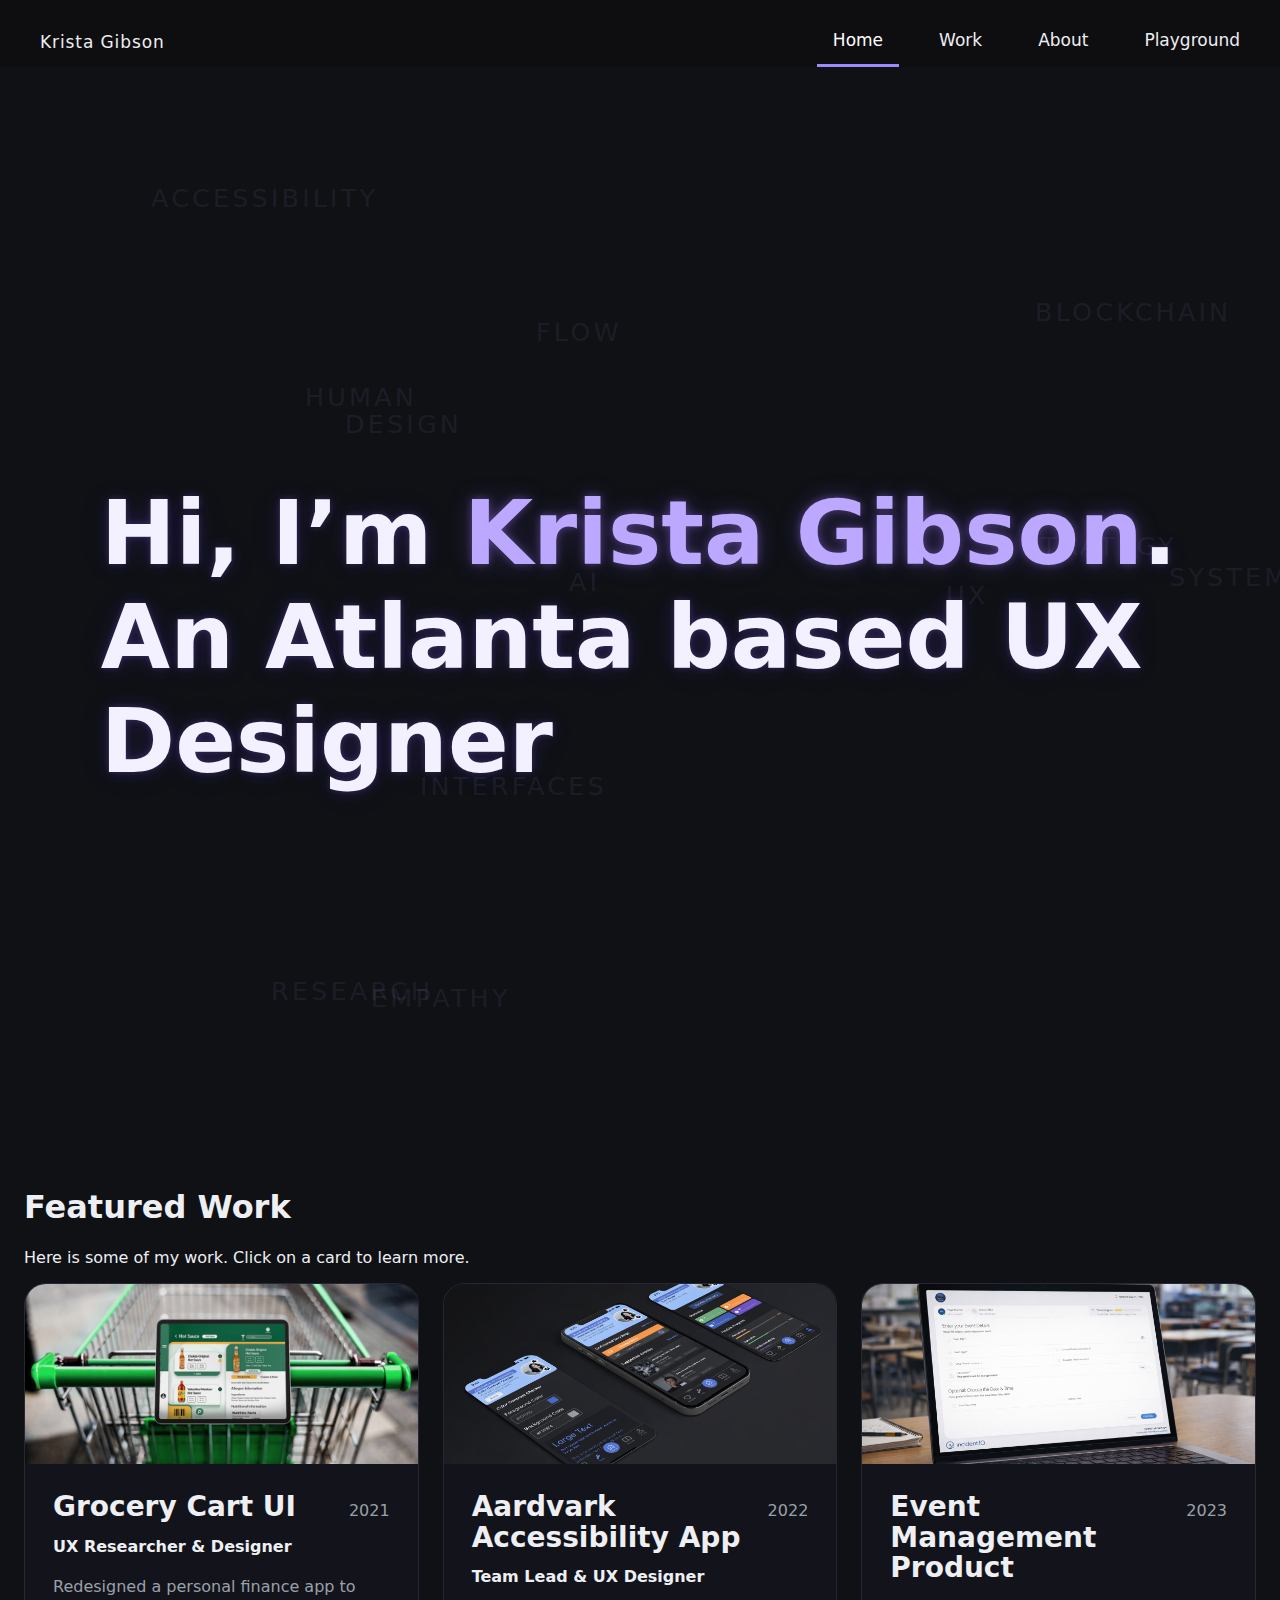
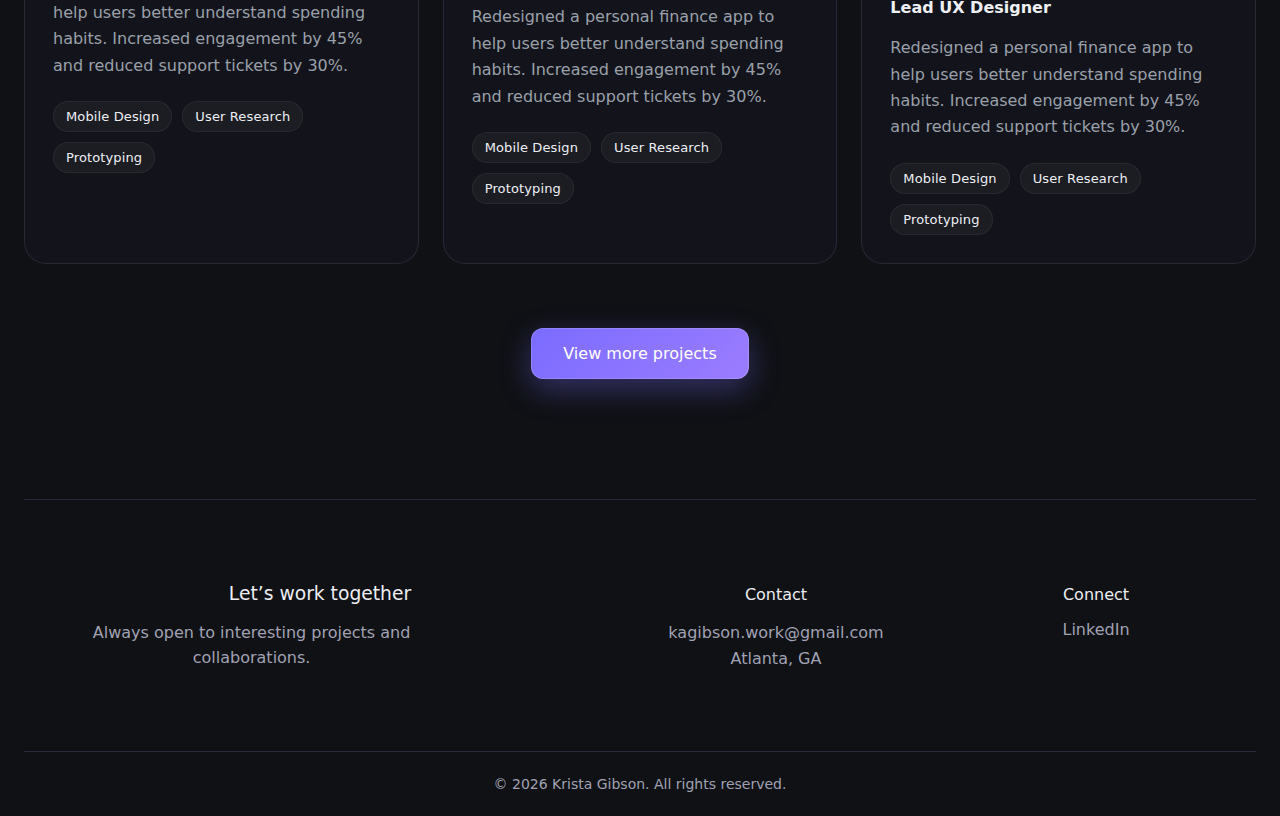
<file: index.html>
<!DOCTYPE html>
<html lang="en">
<head>
  <meta charset="UTF-8" />
  <meta name="viewport" content="width=device-width, initial-scale=1.0" />
  <title>Krista Gibson</title>

  <!-- CSS -->
  <link rel="stylesheet" href="style.css" />
</head>

<body>

 <div class="topnav">
     <div class="nav-name"> <a href=index.html>Krista Gibson</a></div>

 <!-- Hamburger (new) -->
 <button class="nav-toggle" aria-label="Open menu" aria-expanded="false">
  <span></span>
  <span></span>
  <span></span>
</button>

 <div class="nav-links">
  <a class="active" href="index.html">Home</a>
  <a href="work.html">Work</a>
  <a href="about.html">About</a>
  <a href="playground.html">Playground</a>
</div>
</div>

<!-- Mobile drawer -->
<div class="nav-overlay"></div>
<div class="mobile-nav">
  <a class="active" href="index.html">Home</a>
  <a href="work.html">Work</a>
  <a href="about.html">About</a>
  <a href="playground.html">Playground</a>
</div>

<div class="page-padding">

<!-- Hero Section -->
<section class="hero-section">
  <div class="hero-bg" id="hero-bg"></div>

  <h1 class="hero-title">
    Hi, I’m 
    <span class="glitch" data-text="Krista Gibson">Krista Gibson</span>.
    <br> An Atlanta based UX Designer
  </h1>
</section>

<h1>Featured Work</h1>
<p>Here is some of my work. Click on a card to learn more. </p>
<div class="case-grid">
  <!-- card -->
  <a class="case-card" href="groceryCartUI.html">
    <div class="case-card__media">
      <img src="images/groceryUI.jpg" alt="Grocery Cart UI Preview" loading="lazy" />
    </div>
  
    <div class="case-card__body">
      <div class="case-card__top">
        <h3 class="case-card__title">Grocery Cart UI</h3>
        <span class="case-card__year">2021</span>
      </div>
  
      <p class="case-card__role">UX Researcher & Designer</p>
  
      <p class="case-card__desc">
        Redesigned a personal finance app to help users better understand spending habits.
        Increased engagement by 45% and reduced support tickets by 30%.
      </p>
  
      <div class="case-card__tags">
        <span class="tag">Mobile Design</span>
        <span class="tag">User Research</span>
        <span class="tag">Prototyping</span>
      </div>
    </div>
  </a>
  <!-- card -->
  <a class="case-card" href="aardvarkAccessibility.html">
    <div class="case-card__media">
      <img src="images/aardvarkUI.png" alt="Aardvark Accessibility App UI Preview" loading="lazy" />
    </div>
  
    <div class="case-card__body">
      <div class="case-card__top">
        <h3 class="case-card__title">Aardvark Accessibility App</h3>
        <span class="case-card__year">2022</span>
      </div>
  
      <p class="case-card__role"L>Team Lead & UX Designer</p>
  
      <p class="case-card__desc">
        Redesigned a personal finance app to help users better understand spending habits.
        Increased engagement by 45% and reduced support tickets by 30%.
      </p>
  
      <div class="case-card__tags">
        <span class="tag">Mobile Design</span>
        <span class="tag">User Research</span>
        <span class="tag">Prototyping</span>
      </div>
    </div>
  </a>
  <!-- card -->
</section>
<a class="case-card" href="iiqEventsProduct.html">
  <div class="case-card__media">
    <img src="images/iIQevents.png" alt="Incident IQ Events Product UI Preview" loading="lazy" />
  </div>

  <div class="case-card__body">
    <div class="case-card__top">
      <h3 class="case-card__title">Event Management Product</h3>
      <span class="case-card__year">2023</span>
    </div>

    <p class="case-card__role">Lead UX Designer</p>

    <p class="case-card__desc">
      Redesigned a personal finance app to help users better understand spending habits.
      Increased engagement by 45% and reduced support tickets by 30%.
    </p>

    <div class="case-card__tags">
      <span class="tag">Mobile Design</span>
      <span class="tag">User Research</span>
      <span class="tag">Prototyping</span>
    </div>
  </div>
</a>
</div>
<div class="home-more-projects">
  <a href="/work" class="view-more-btn">
    View more projects
  </a>
</div>
<footer class="site-footer">
  <div class="footer-content">

    <div class="footer-col">
      <h3>Let’s work together</h3>
      <p>Always open to interesting projects and collaborations.</p>
    </div>

    <div class="footer-col">
      <h4>Contact</h4>
      <p>kagibson.work@gmail.com<br>Atlanta, GA</p>
    </div>

    <div class="footer-col">
      <h4>Connect</h4>
      <ul>
        <li><a href="#https://www.linkedin.com/in/krista-gibson/">LinkedIn</a></li>
      </ul>
    </div>

  </div>

  <div class="footer-bottom">
    © 2026 Krista Gibson. All rights reserved.
  </div>
</footer>


  <!-- JS -->
  <script src="hero-ambient.js"></script>
</body>
</html>
</file>
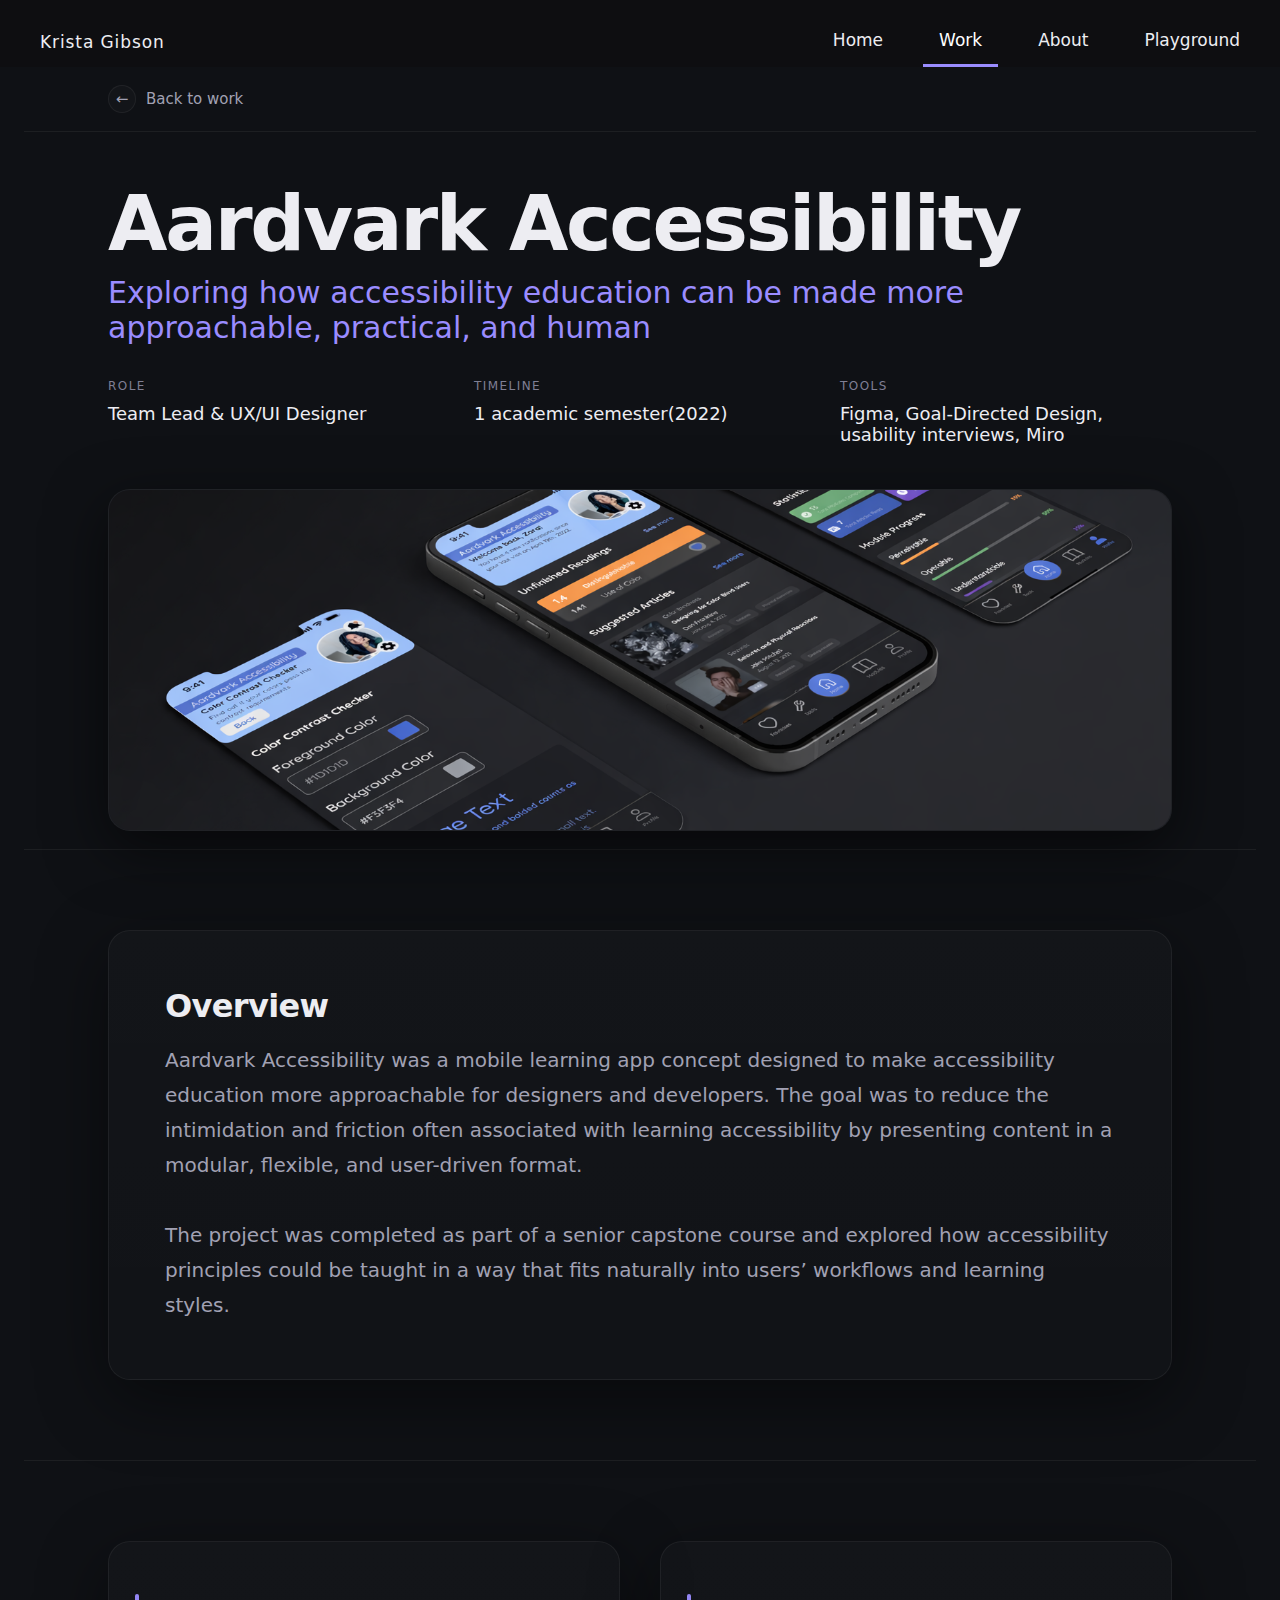
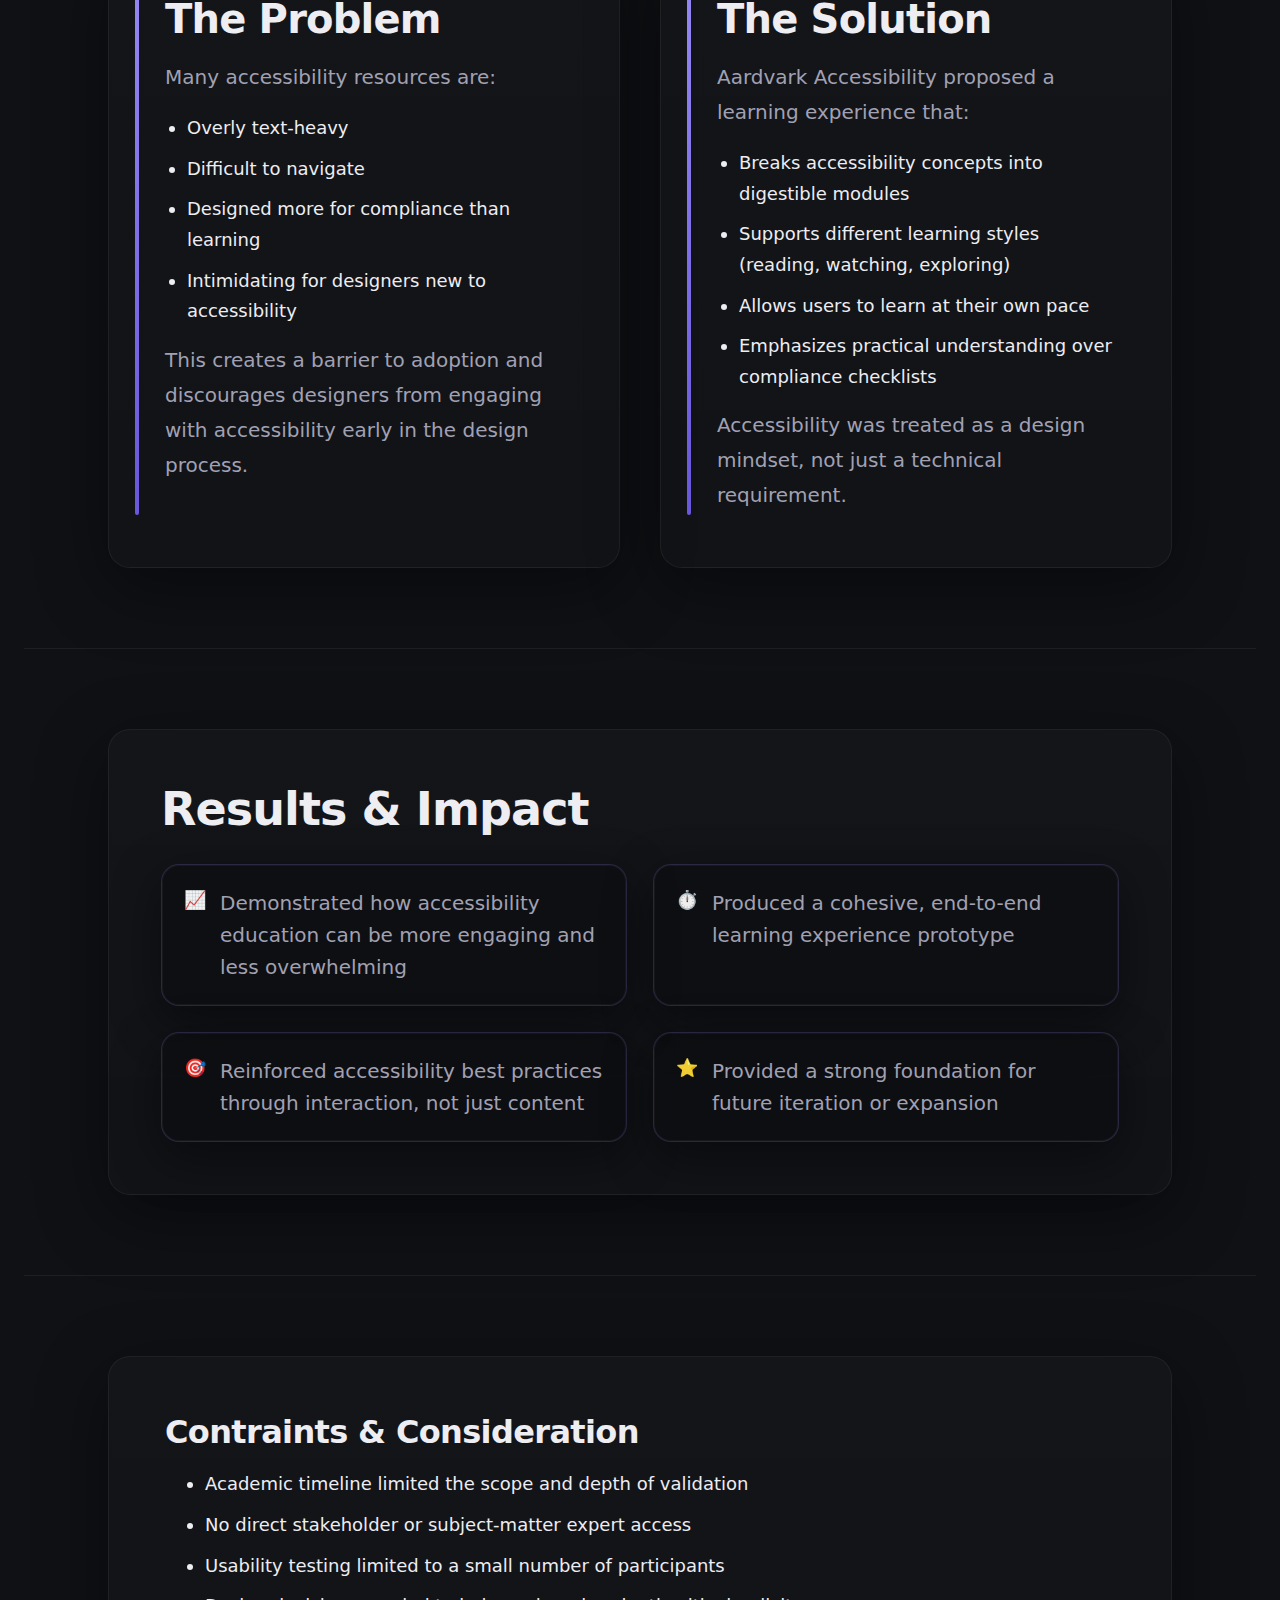
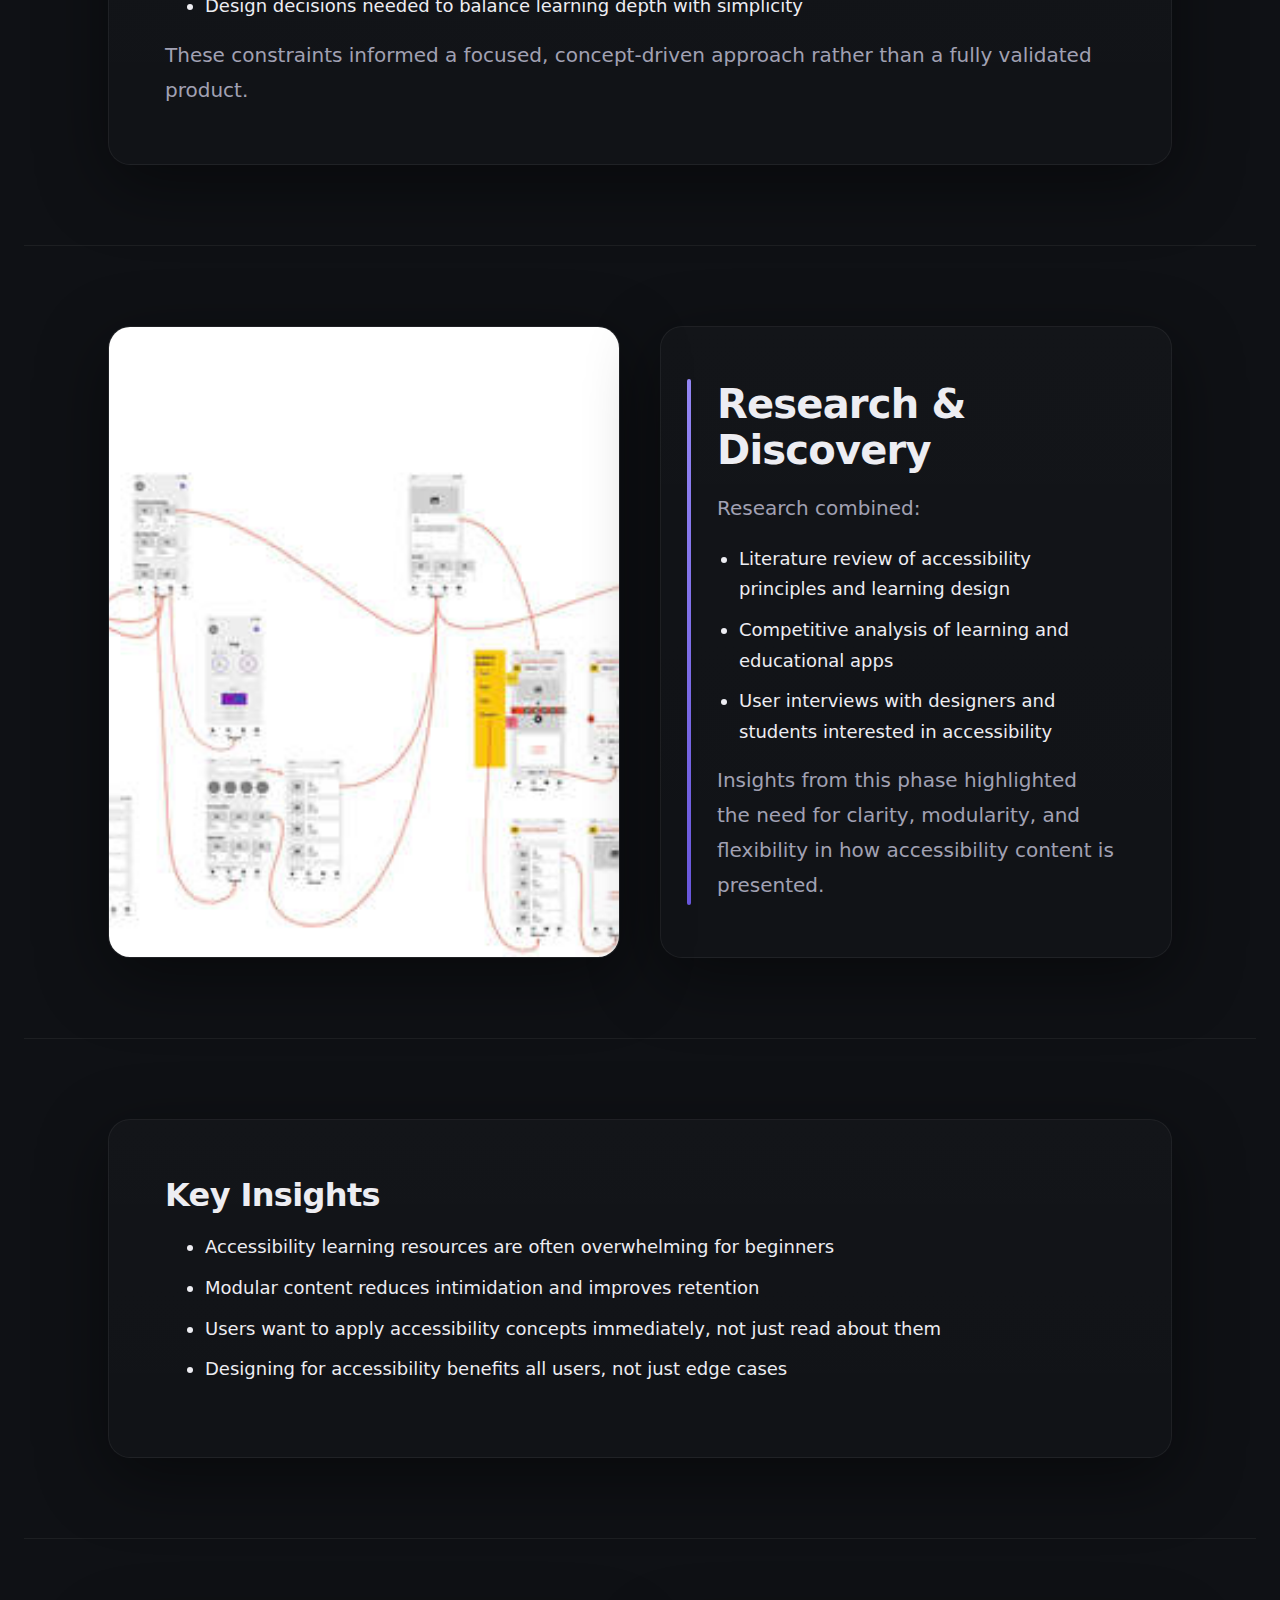
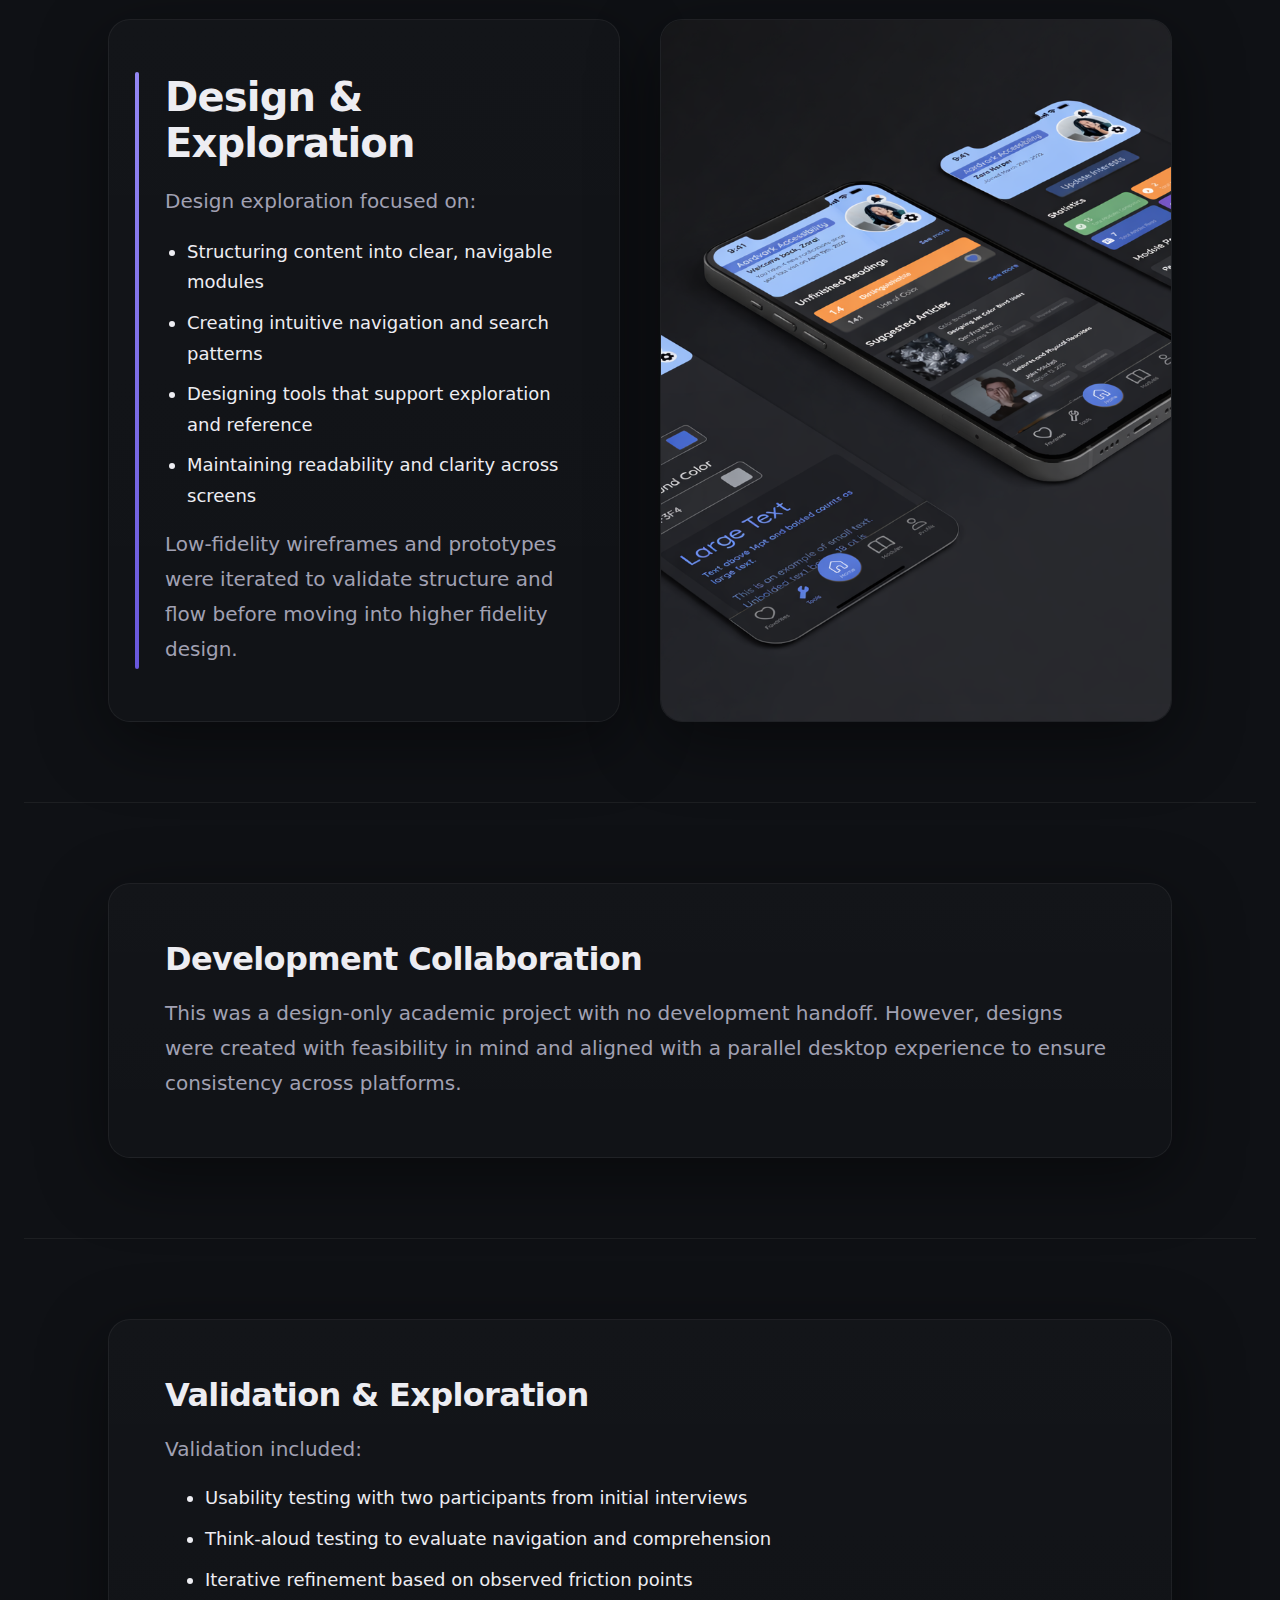
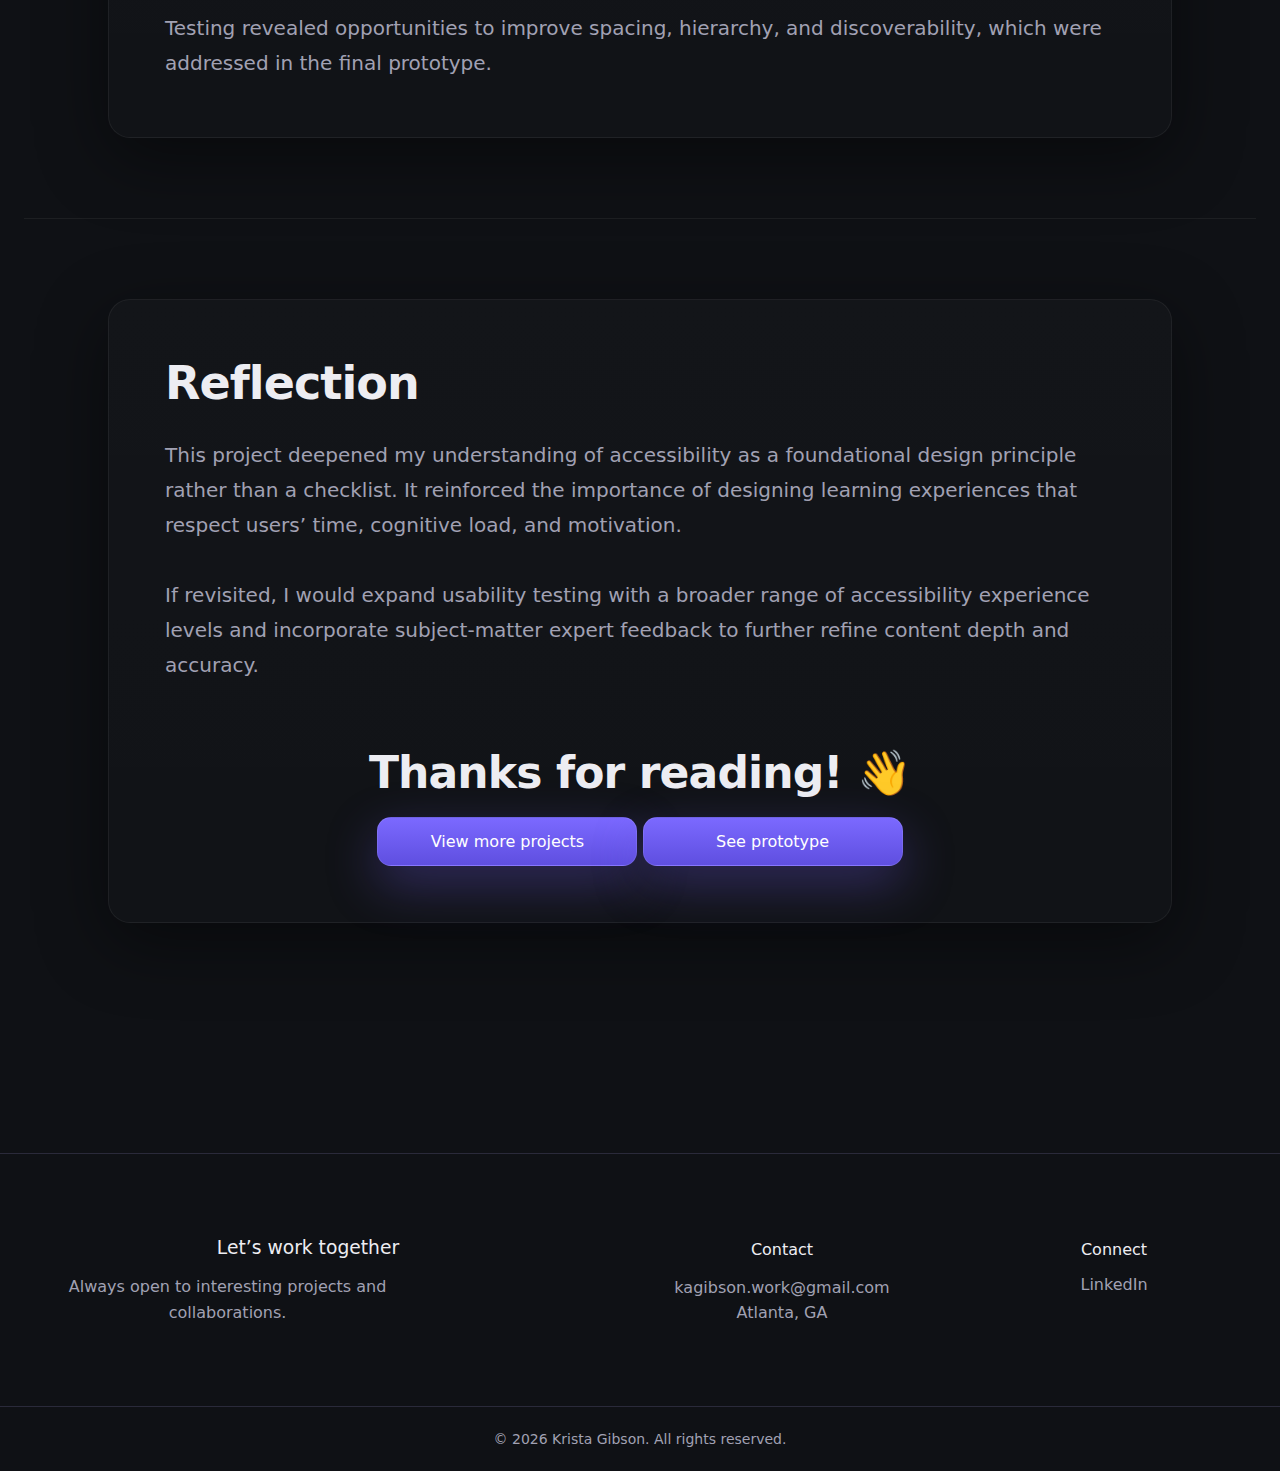
<file: aardvarkAccessibility.html>
<!DOCTYPE html>
<html lang="en">
<head>
  <meta charset="UTF-8" />
  <meta name="viewport" content="width=device-width, initial-scale=1.0" />
  <title>Krista Gibson</title>

  <!-- CSS -->
  <link rel="stylesheet" href="style.css" />
  <link rel="stylesheet" href="caseStudy.css" />
</head>

<body>

 <div class="topnav">
  <div class="nav-name"> <a href=index.html>Krista Gibson</a></div>

  <!-- Hamburger (new) -->
 <button class="nav-toggle" aria-label="Open menu" aria-expanded="false">
  <span></span>
  <span></span>
  <span></span>
</button>

 <div class="nav-links">
  <a href="index.html">Home</a>
  <a class="active" href="work.html">Work</a>
  <a href="about.html">About</a>
  <a href="playground.html">Playground</a>
</div>
</div>

<!-- Mobile drawer -->
<div class="nav-overlay"></div>
<div class="mobile-nav">
  <a href="index.html">Home</a>
  <a class="active" href="work.html">Work</a>
  <a href="about.html">About</a>
  <a href="playground.html">Playground</a>
</div>
<div class="page-padding">

    <main class="cs">

        <!-- Top bar -->
        <div class="cs-topbar">
          <div class="cs-container">
            <a class="cs-back" href="work.html" aria-label="Back to work">
              <span class="cs-back__icon">←</span>
              <span>Back to work</span>
            </a>
          </div>
        </div>
    
        <!-- Hero -->
        <header class="cs-hero">
          <div class="cs-container">
            <div class="cs-hero__inner">
              <h1 class="cs-title">Aardvark Accessibility</h1>
              <p class="cs-subtitle">Exploring how accessibility education can be made more approachable, practical, and human</p>
    
              <div class="cs-meta">
                <div class="cs-meta__item">
                  <div class="cs-meta__label">ROLE</div>
                  <div class="cs-meta__value">Team Lead & UX/UI Designer</div>
                </div>
    
                <div class="cs-meta__item">
                  <div class="cs-meta__label">TIMELINE</div>
                  <div class="cs-meta__value">1 academic semester(2022)</div>
                </div>
    
                <div class="cs-meta__item">
                  <div class="cs-meta__label">TOOLS</div>
                  <div class="cs-meta__value">Figma, Goal-Directed Design, usability interviews, Miro</div>
                </div>
              </div>
            </div>
    
            <!-- Hero media -->
            <figure class="cs-heroMedia">
              <!-- Replace src with your image -->
              <img src="images/aardvarkUI.png" alt="Aardvark Accessibility app mockup" />
            </figure>
          </div>
        </header>
    
        <!-- Overview -->
        <section class="cs-section">
          <div class="cs-container">
            <div class="cs-block">
              <h2 class="cs-h2">Overview</h2>
              <p class="cs-body">
                Aardvark Accessibility was a mobile learning app concept designed to make accessibility education 
                more approachable for designers and developers. The goal was to reduce the intimidation and friction 
                often associated with learning accessibility by presenting content in a modular, flexible, and 
                user-driven format.
                <br><br>
                The project was completed as part of a senior capstone course and explored how accessibility principles 
                could be taught in a way that fits naturally into users’ workflows and learning styles.
              </p>
            </div>
          </div>
        </section>
    
        <!-- Problem / Solution split -->
        <section class="cs-section">
          <div class="cs-container">
            <div class="cs-split">
              <article class="cs-splitCard">
                <div class="cs-splitCard__bar"></div>
                <h2 class="cs-h2 cs-h2--big">The Problem</h2>
                <p class="cs-body">
                    Many accessibility resources are:
                    <ul>
                        <li>Overly text-heavy</li>
                        <li>Difficult to navigate</li>
                        <li>Designed more for compliance than learning</li>
                        <li>Intimidating for designers new to accessibility</li>
                    </ul>
                     </p>
                     <p class="cs-body">
                        This creates a barrier to adoption and discourages designers 
                        from engaging with accessibility early in the design process.
                     </p>
              </article>
    
              <article class="cs-splitCard">
                <div class="cs-splitCard__bar"></div>
                <h2 class="cs-h2 cs-h2--big">The Solution</h2>
                <p class="cs-body">
                    Aardvark Accessibility proposed a learning experience that:
                    <ul>
                        <li>Breaks accessibility concepts into digestible modules</li>
                        <li>Supports different learning styles (reading, watching, exploring)</li>
                        <li>Allows users to learn at their own pace</li>
                        <li>Emphasizes practical understanding over compliance checklists</li>
                    </ul>
                    </p>
                <p class="cs-body">Accessibility was treated as a design mindset, not just a technical requirement.</p> 
              </article>
            </div>
          </div>
        </section>
    
        <!-- Results & Impact -->
        <section class="cs-section">
          <div class="cs-container">
            <div class="cs-block cs-block--tight">
              <h2 class="cs-h2 cs-h2--bigTitle">Results &amp; Impact</h2>
    
              <div class="cs-impactGrid">
                <div class="cs-impactCard">
                  <div class="cs-impactCard__row">
                    <span class="cs-impactCard__icon" aria-hidden="true">📈</span>
                    <p class="cs-impactCard__text">Demonstrated how accessibility education can be more engaging and less overwhelming</p>
                  </div>
                </div>
    
                <div class="cs-impactCard">
                  <div class="cs-impactCard__row">
                    <span class="cs-impactCard__icon" aria-hidden="true">⏱️</span>
                    <p class="cs-impactCard__text">Produced a cohesive, end-to-end learning experience prototype</p>
                  </div>
                </div>
    
                <div class="cs-impactCard">
                  <div class="cs-impactCard__row">
                    <span class="cs-impactCard__icon" aria-hidden="true">🎯</span>
                    <p class="cs-impactCard__text">Reinforced accessibility best practices through interaction, not just content</p>
                  </div>
                </div>
    
                <div class="cs-impactCard">
                  <div class="cs-impactCard__row">
                    <span class="cs-impactCard__icon" aria-hidden="true">⭐</span>
                    <p class="cs-impactCard__text">Provided a strong foundation for future iteration or expansion</p>
                  </div>
                </div>
              </div>
            </div>
          </div>
        </section>

        <!--Constraints + Consideration-->
        <section class="cs-section">
            <div class="cs-container">
                <div class="cs-block">
                    <h2 class="cs-h2">Contraints & Consideration</h2>
                    <p class="cs-body">
                      <ul class="cs-list">
                        <li>Academic timeline limited the scope and depth of validation</li>
                        <li>No direct stakeholder or subject-matter expert access</li>
                        <li>Usability testing limited to a small number of participants</li>
                        <li>Design decisions needed to balance learning depth with simplicity</li>
                      </ul>
                    </p>   
                    <p class="cs-body">These constraints informed a focused, concept-driven approach rather than a fully validated product.</p>         
                </div>
            </div>
        </section>

        <!--Research + Discovery-->
        <section class="cs-section">
            <div class="cs-container">
              <div class="cs-split">
                <article class="cs-splitCard cs-splitCard--image">
                    <img
                      class="cs-splitCard__image"
                      src="images/accessibilityWireframe.jpg"
                      alt="wireframes of Aardvark Accessibility app"
                    />
                  </article>
                <article class="cs-splitCard">
                  <div class="cs-splitCard__bar"></div>
                  <h2 class="cs-h2 cs-h2--big">Research & Discovery</h2>
                  <p class="cs-body">
                    Research combined:
                       <ul>
                          <li>Literature review of accessibility principles and learning design</li>
                          <li>Competitive analysis of learning and educational apps</li>
                          <li>User interviews with designers and students interested in accessibility</li>
                       </ul>
                  </p>
                  <p class="cs-body">
                    Insights from this phase highlighted the need for clarity, modularity, and flexibility in 
                    how accessibility content is presented.
                  </p>
                </article>
            </div>
          </section>

        <!--Key Insights-->
        <section class="cs-section">
            <div class="cs-container">
                <div class="cs-block">
                    <h2 class="cs-h2">Key Insights</h2>
                    <p class="cs-body">
                      <ul class="cs-list">
                        <li>Accessibility learning resources are often overwhelming for beginners</li>
                        <li>Modular content reduces intimidation and improves retention</li>
                        <li>Users want to apply accessibility concepts immediately, not just read about them</li>
                        <li>Designing for accessibility benefits all users, not just edge cases</li>
                      </ul>
                    </p>
                  </div>
            </div>
        </section>

        <!--Design + Exploration-->
        <section class="cs-section">
            <div class="cs-container">
              <div class="cs-split">
                <article class="cs-splitCard">
                  <div class="cs-splitCard__bar"></div>
                  <h2 class="cs-h2 cs-h2--big">Design & Exploration</h2>
                  <p class="cs-body">
                    Design exploration focused on:
                    <ul>
                        <li>Structuring content into clear, navigable modules</li>
                        <li>Creating intuitive navigation and search patterns</li>
                        <li>Designing tools that support exploration and reference</li>
                        <li>Maintaining readability and clarity across screens</li>
                    </ul>
                  </p>
                  <p class="cs-body">Low-fidelity wireframes and prototypes were iterated to validate structure and 
                    flow before moving into higher fidelity design.</p>
                </article>
      
                <article class="cs-splitCard cs-splitCard--image">
                    <img
                      class="cs-splitCard__image"
                      src="images/aardvarkUI.png"
                      alt="Design mockup"
                    />
                    </article>
                  </article>
            </div>
          </section>

        <!--Development Collaboration-->
        <section class="cs-section">
            <div class="cs-container">
                <div class="cs-block">
                    <h2 class="cs-h2">Development Collaboration</h2>
                    <p class="cs-body">
                        This was a design-only academic project with no development handoff. However, designs were 
                        created with feasibility in mind and aligned with a parallel desktop experience to ensure 
                        consistency across platforms.
                    </p>
                  </div>
            </div>
        </section>

        <!--Validation & Exploration-->
        <section class="cs-section">
            <div class="cs-container">
                <div class="cs-block">
                    <h2 class="cs-h2">Validation & Exploration</h2>
                    <p class="cs-body">
                        Validation included:
                        <ul class="cs-list">
                            <li>Usability testing with two participants from initial interviews</li>
                            <li>Think-aloud testing to evaluate navigation and comprehension</li>
                            <li>Iterative refinement based on observed friction points</li>
                        </ul>
                    </p>
                    <p class="cs-body">Testing revealed opportunities to improve spacing, hierarchy, and discoverability, which 
                        were addressed in the final prototype.</p>
                  </div>
            </div>
        </section>
    
        <!-- Reflection + CTA -->
        <section class="cs-section cs-section--last">
          <div class="cs-container">
            <div class="cs-block">
              <h2 class="cs-h2 cs-h2--bigTitle">Reflection</h2>
                <p class="cs-body">This project deepened my understanding of accessibility as a foundational design principle 
                    rather than a checklist. It reinforced the importance of designing learning experiences that respect users’ 
                    time, cognitive load, and motivation.
                    <br><br>
                    If revisited, I would expand usability testing with a broader range of accessibility experience levels and 
                    incorporate subject-matter expert feedback to further refine content depth and accuracy.</p>
              <div class="cs-cta">
                <h3 class="cs-cta__title">Thanks for reading! <span aria-hidden="true">👋</span></h3>
                <a class="cs-button" href="work.html">View more projects</a>
                <a class="cs-button" href="https://www.figma.com/proto/EFesXMxQX1ECJrz4RRzivD/Accessibility-Prototype?node-id=411-7079&scaling=scale-down&page-id=325%3A3688&starting-point-node-id=1446%3A120311&show-proto-sidebar=1">See prototype</a>
              </div>
            </div>
          </div>
        </section>
    
      </main>

</div>
<footer class="site-footer">
    <div class="footer-content">
  
      <div class="footer-col">
        <h3>Let’s work together</h3>
        <p>Always open to interesting projects and collaborations.</p>
      </div>
  
      <div class="footer-col">
        <h4>Contact</h4>
        <p>kagibson.work@gmail.com<br>Atlanta, GA</p>
      </div>
  
      <div class="footer-col">
        <h4>Connect</h4>
        <ul>
          <li><a href="#https://www.linkedin.com/in/krista-gibson/">LinkedIn</a></li>
        </ul>
      </div>
  
    </div>
  
    <div class="footer-bottom">
      © 2026 Krista Gibson. All rights reserved.
    </div>
  </footer>
  
  
    <!-- JS -->
    <script src="hero-ambient.js"></script>
  </body>
  </html>
</file>
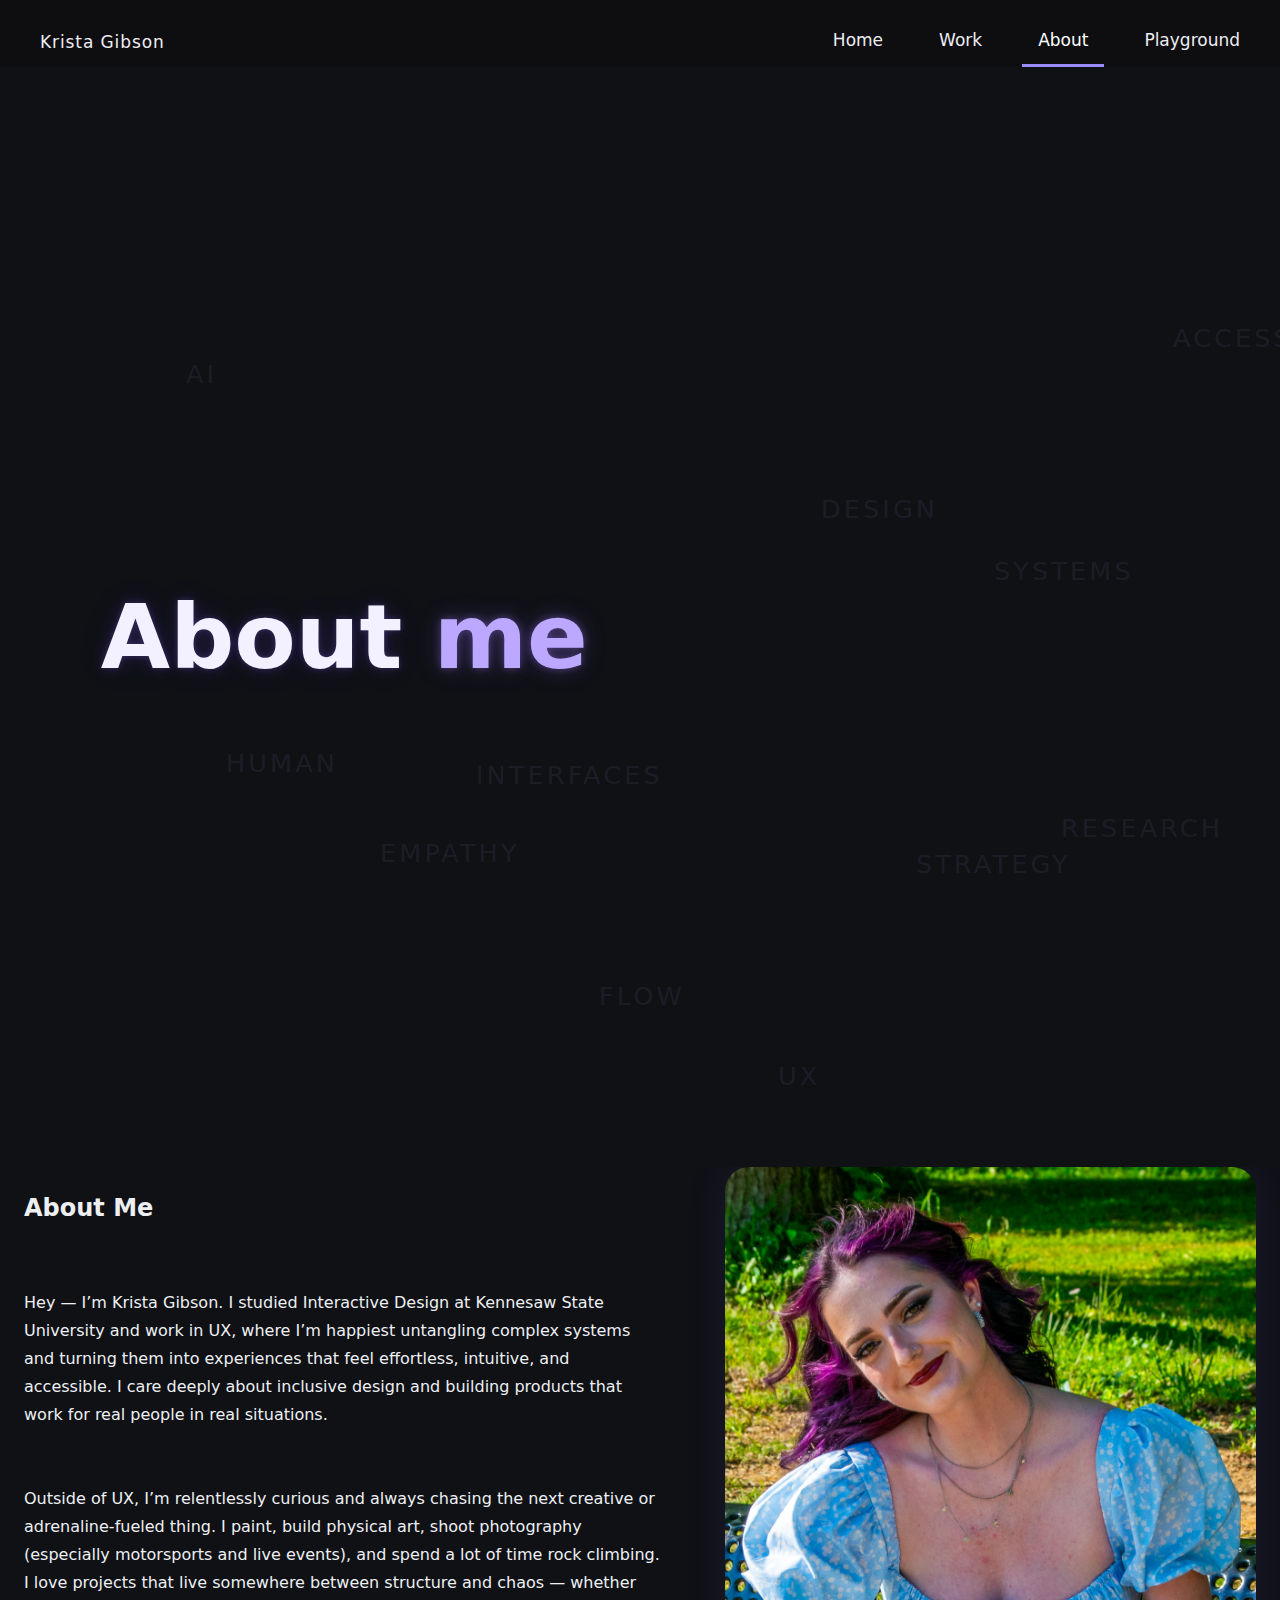
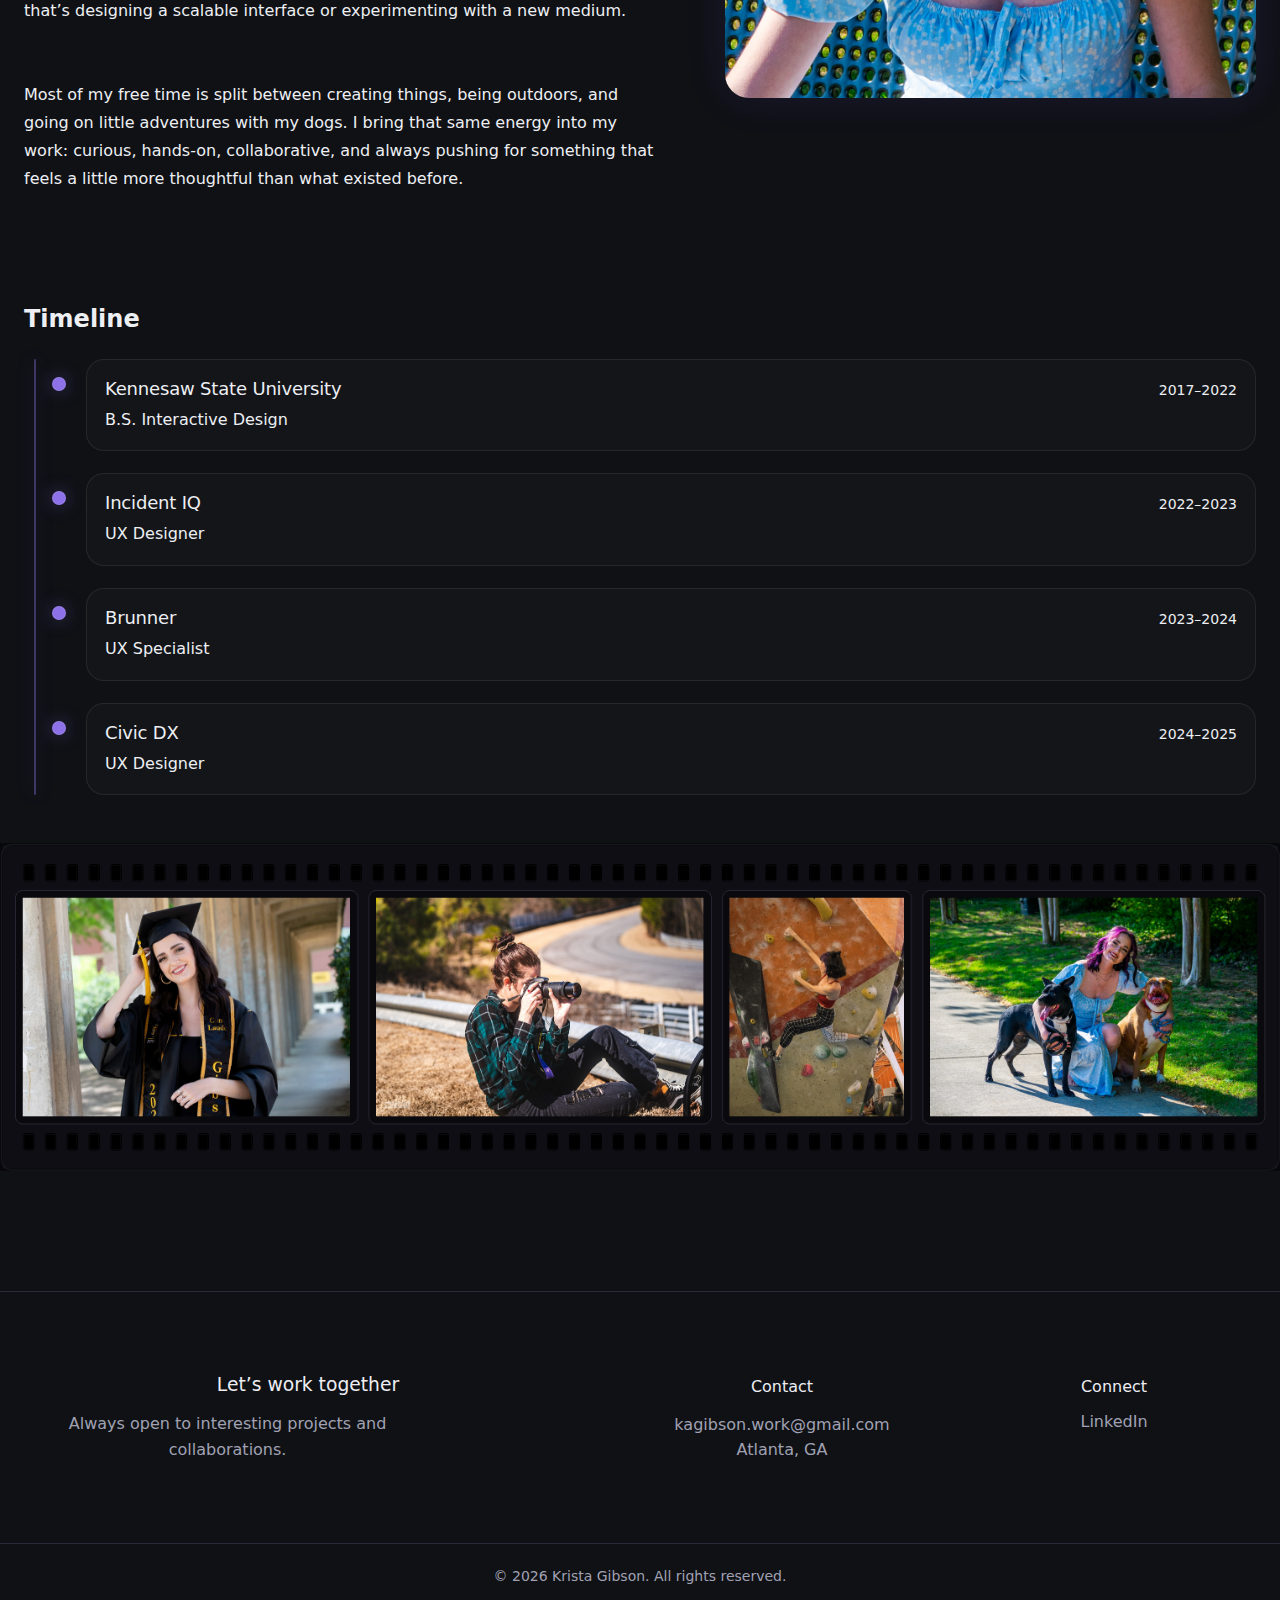
<file: about.html>
<!DOCTYPE html>
<html lang="en">
<head>
  <meta charset="UTF-8" />
  <meta name="viewport" content="width=device-width, initial-scale=1.0" />
  <title>Krista Gibson</title>

  <!-- CSS -->
  <link rel="stylesheet" href="style.css" />
</head>

<body>

  <div class="topnav">
    <div class="nav-name"> <a href=index.html>Krista Gibson</a></div>

    <!-- Hamburger (new) -->
 <button class="nav-toggle" aria-label="Open menu" aria-expanded="false">
  <span></span>
  <span></span>
  <span></span>
</button>

 <div class="nav-links">
  <a href="index.html">Home</a>
  <a href="work.html">Work</a>
  <a class="active" href="about.html">About</a>
  <a href="playground.html">Playground</a>
</div>
</div>

<!-- Mobile drawer -->
<div class="nav-overlay"></div>
<div class="mobile-nav">
  <a href="index.html">Home</a>
  <a href="work.html">Work</a>
  <a class="active" href="about.html">About</a>
  <a href="playground.html">Playground</a>
</div>

<div class="page-padding">
  <!-- Hero Section -->
  <section class="hero-section">
    <div class="hero-bg" id="hero-bg"></div>
  
    <h1 class="hero-title">
      About
      <span class="glitch" data-text="me">me</span>
    </h1>
  </section>

  <section class="cs-section about-section">
    <div class="cs-container">
      <div class="about-grid">
  
        <div class="about-text">
          <h2 class="cs-h2">About Me</h2>
  
          <p class="cs-body">
            Hey — I’m Krista Gibson. I studied Interactive Design at Kennesaw State University and work in UX, where I’m happiest untangling complex systems and turning them into experiences that feel effortless, intuitive, and accessible. I care deeply about inclusive design and building products that work for real people in real situations.
          </p>
  
          <p class="cs-body">
            Outside of UX, I’m relentlessly curious and always chasing the next creative or adrenaline-fueled thing. I paint, build physical art, shoot photography (especially motorsports and live events), and spend a lot of time rock climbing. I love projects that live somewhere between structure and chaos — whether that’s designing a scalable interface or experimenting with a new medium.
          </p>
  
          <p class="cs-body">
            Most of my free time is split between creating things, being outdoors, and going on little adventures with my dogs. I bring that same energy into my work: curious, hands-on, collaborative, and always pushing for something that feels a little more thoughtful than what existed before.
          </p>
        </div>
  
        <div class="about-image">
          <img src="images/Screenshot 2026-01-09 at 6.25.04 AM.png" alt="Krista Gibson" />
        </div>
  
      </div>
    </div>
  </section>

  <section class="timeline">
    <h2 class="cs-h2">Timeline</h2>
  
    <div class="timeline-track">
      <div class="timeline-item">
        <div class="timeline-dot"></div>
        <div class="timeline-card">
          <div class="timeline-top">
            <span class="timeline-title">Kennesaw State University</span>
            <span class="timeline-dates">2017–2022</span>
          </div>
          <p class="timeline-sub">B.S. Interactive Design</p>
        </div>
      </div>
  
      <div class="timeline-item">
        <div class="timeline-dot"></div>
        <div class="timeline-card">
          <div class="timeline-top">
            <span class="timeline-title">Incident IQ</span>
            <span class="timeline-dates">2022–2023</span>
          </div>
          <p class="timeline-sub">UX Designer</p>
        </div>
      </div>
  
      <div class="timeline-item">
        <div class="timeline-dot"></div>
        <div class="timeline-card">
          <div class="timeline-top">
            <span class="timeline-title">Brunner</span>
            <span class="timeline-dates">2023–2024</span>
          </div>
          <p class="timeline-sub">UX Specialist</p>
        </div>
      </div>
  
      <div class="timeline-item">
        <div class="timeline-dot"></div>
        <div class="timeline-card">
          <div class="timeline-top">
            <span class="timeline-title">Civic DX</span>
            <span class="timeline-dates">2024–2025</span>
          </div>
          <p class="timeline-sub">UX Designer</p>
        </div>
      </div>
    </div>
  </section>
  <div class="full-bleed">
    <img 
      src="images/film_strip_krista.png" 
      alt="Krista film strip"
      class="film-strip"
    />
  </div>  
  
</div>
<footer class="site-footer">
  <div class="footer-content">

    <div class="footer-col">
      <h3>Let’s work together</h3>
      <p>Always open to interesting projects and collaborations.</p>
    </div>

    <div class="footer-col">
      <h4>Contact</h4>
      <p>kagibson.work@gmail.com<br>Atlanta, GA</p>
    </div>

    <div class="footer-col">
      <h4>Connect</h4>
      <ul>
        <li><a href="#https://www.linkedin.com/in/krista-gibson/">LinkedIn</a></li>
      </ul>
    </div>

  </div>

  <div class="footer-bottom">
    © 2026 Krista Gibson. All rights reserved.
  </div>
</footer>

  <!-- JS -->
  <script src="hero-ambient.js"></script>
</body>
</html>
</file>
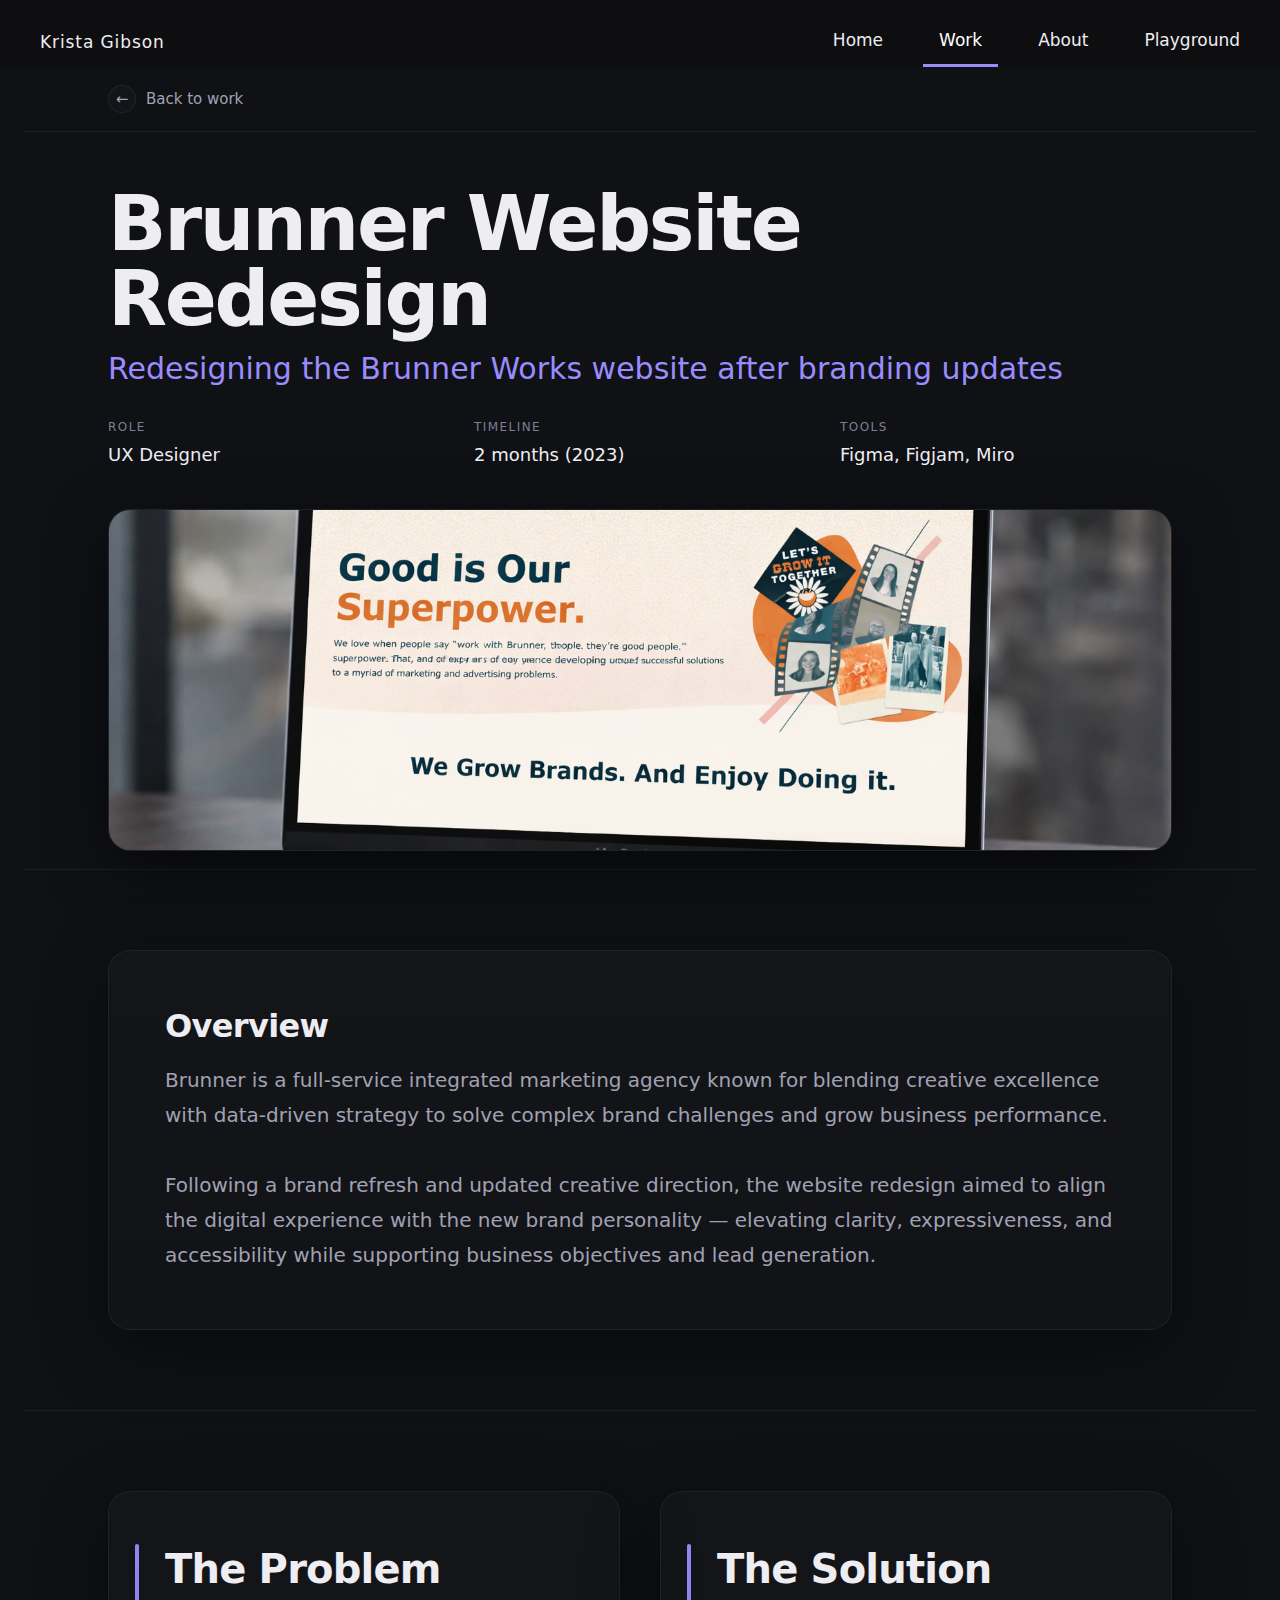
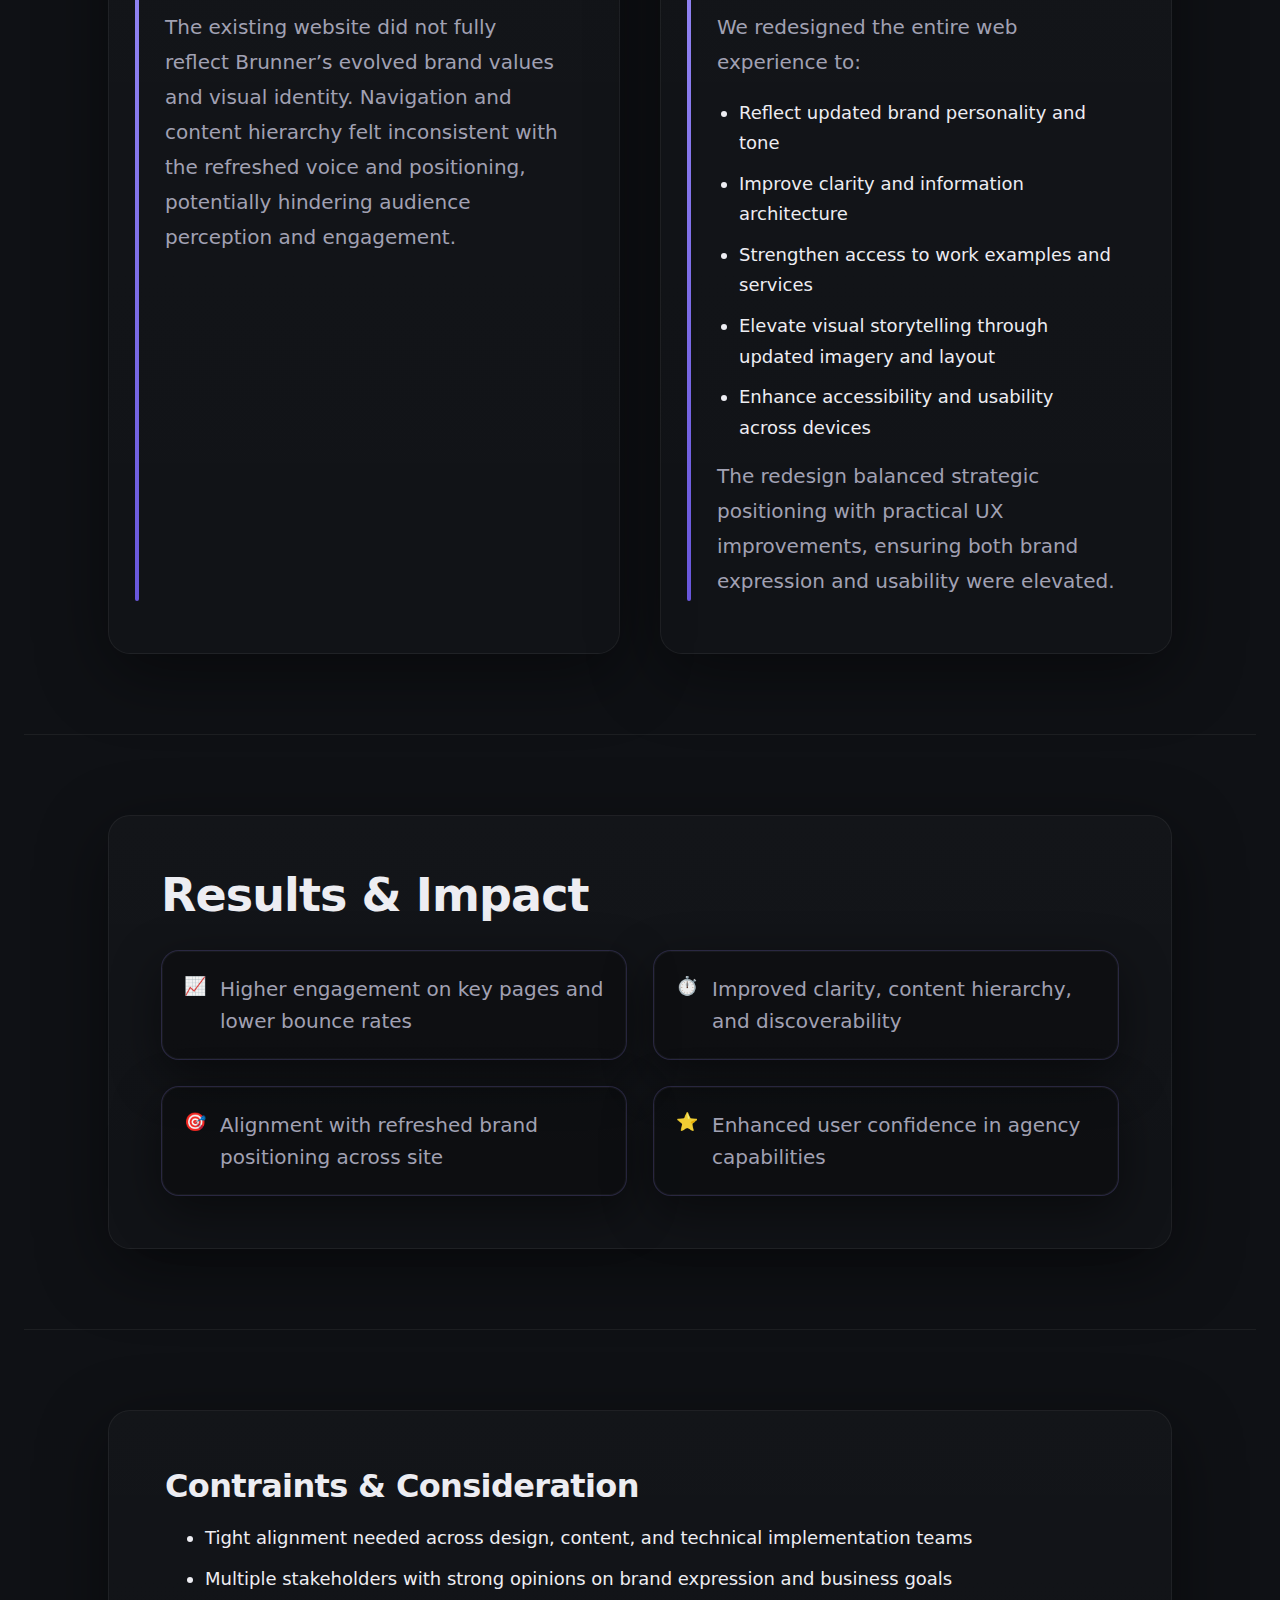
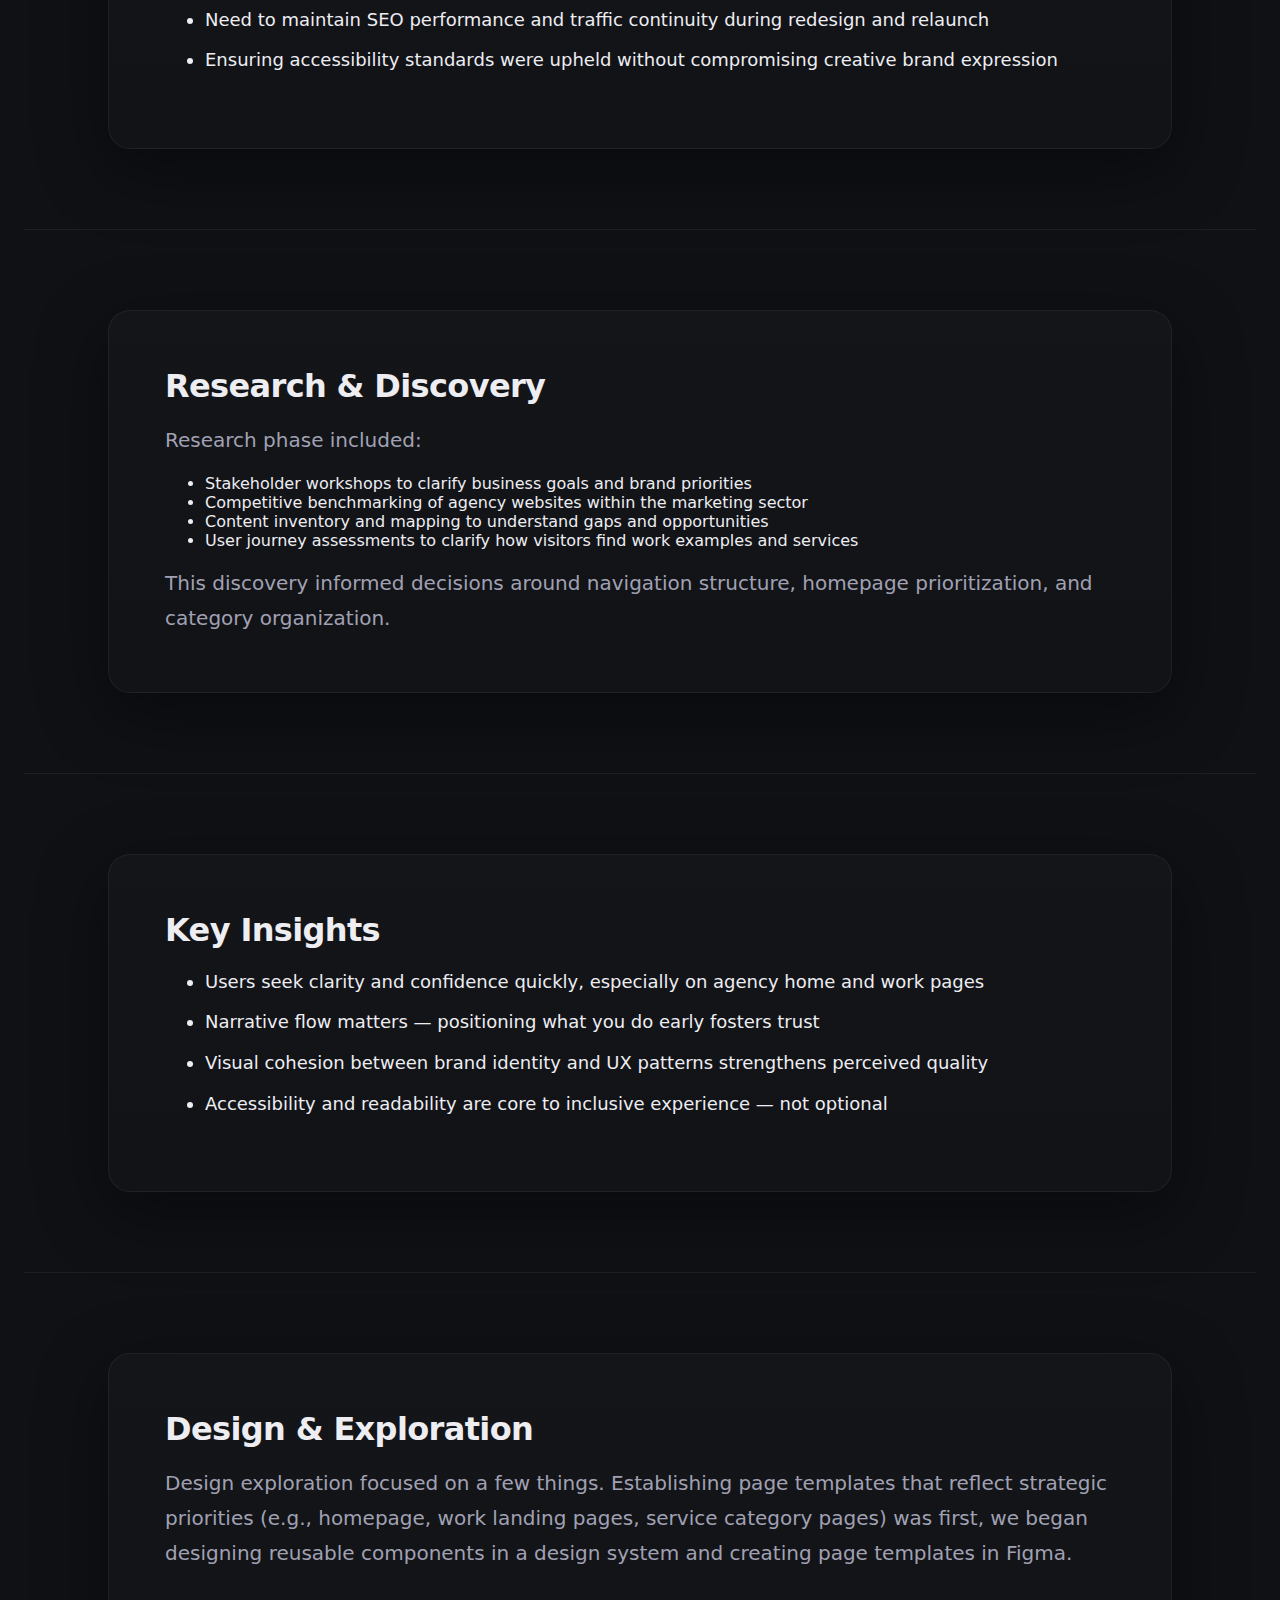
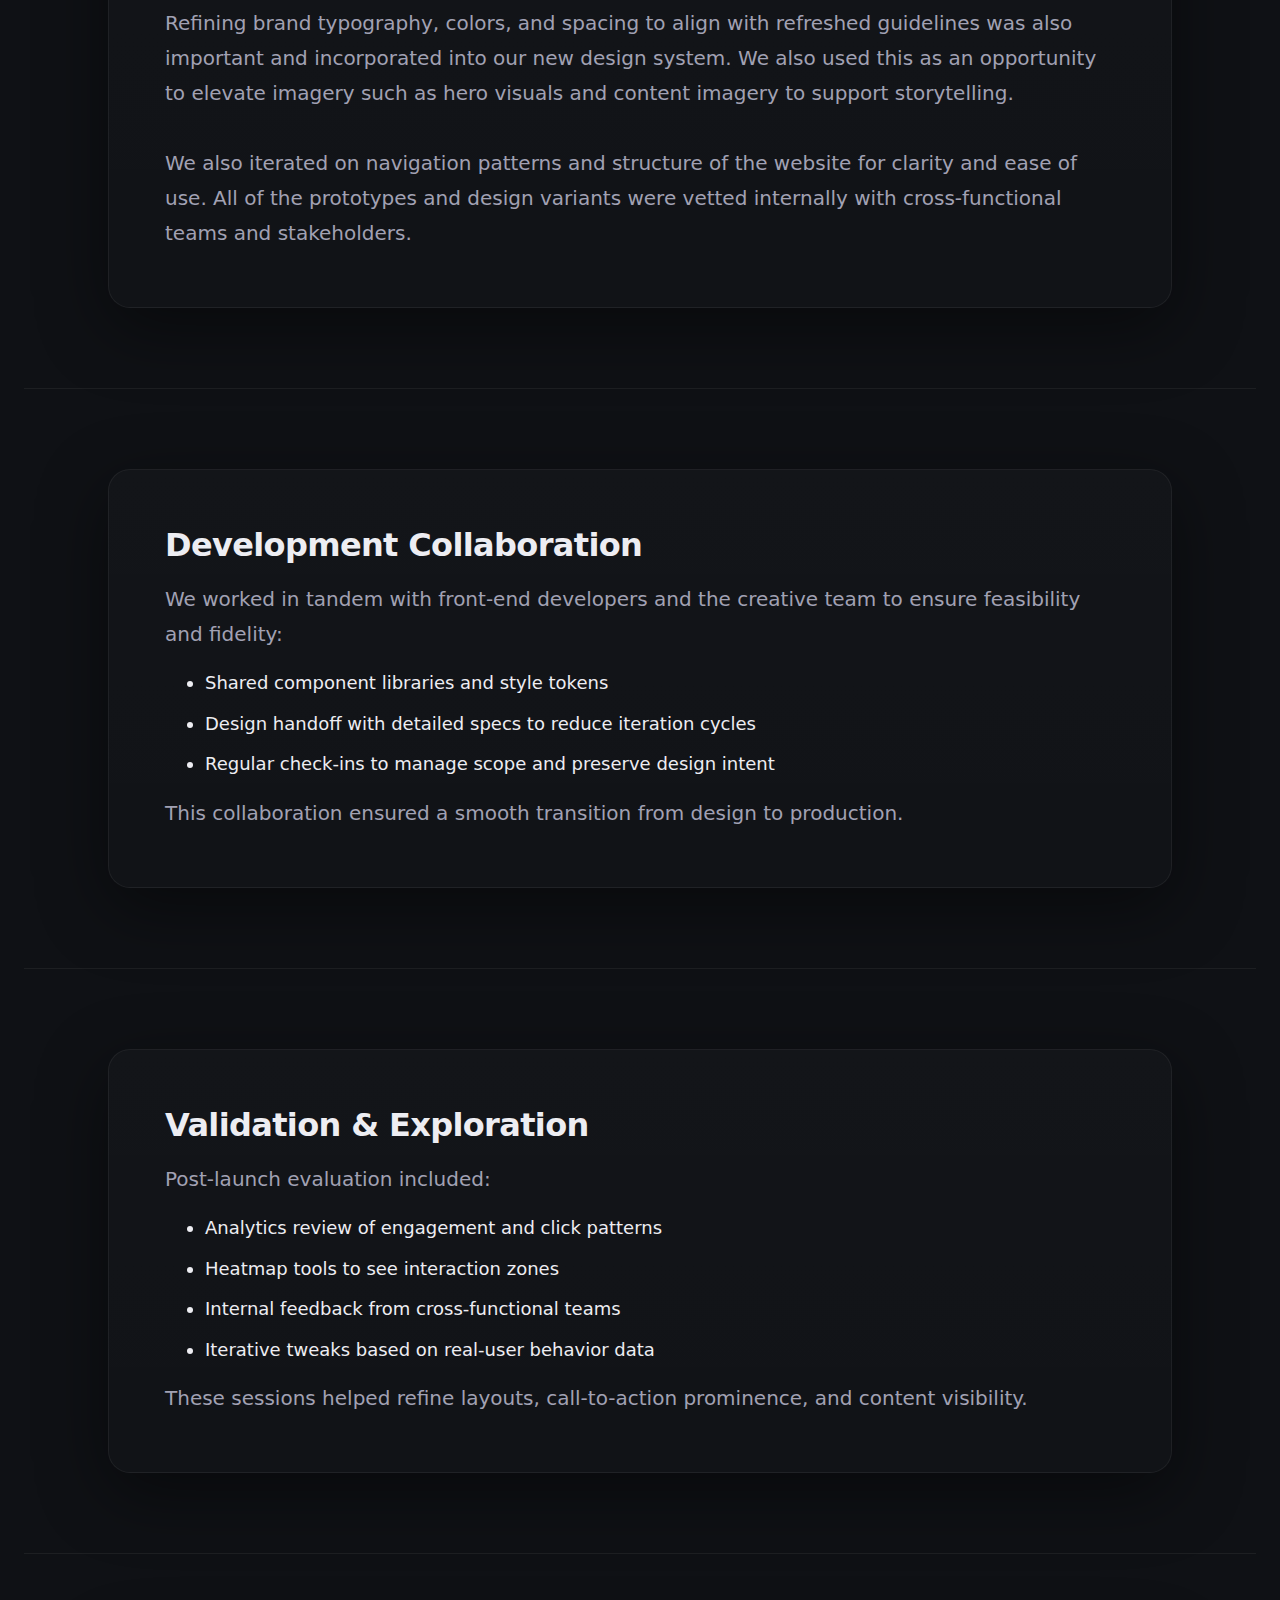
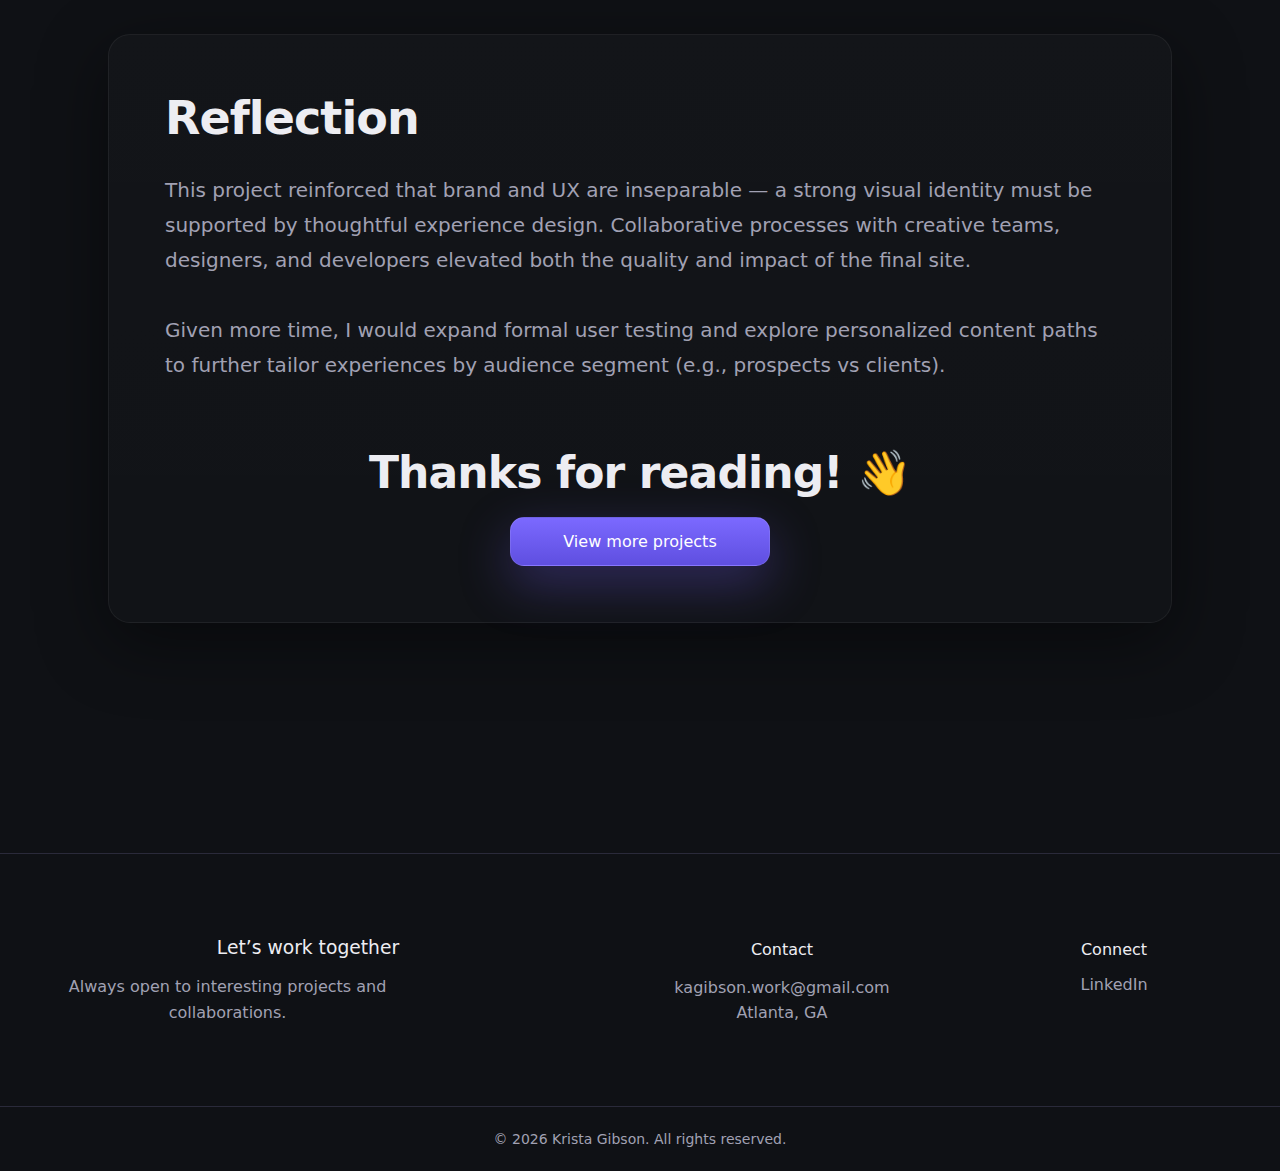
<file: brunnerWebsite.html>
<!DOCTYPE html>
<html lang="en">
<head>
  <meta charset="UTF-8" />
  <meta name="viewport" content="width=device-width, initial-scale=1.0" />
  <title>Krista Gibson</title>

  <!-- CSS -->
  <link rel="stylesheet" href="style.css" />
  <link rel="stylesheet" href="caseStudy.css" />
</head>

<body>

 <div class="topnav">
  <div class="nav-name"> <a href=index.html>Krista Gibson</a></div>

<!-- Hamburger (new) -->
<button class="nav-toggle" aria-label="Open menu" aria-expanded="false">
  <span></span>
  <span></span>
  <span></span>
</button>

 <div class="nav-links">
  <a href="index.html">Home</a>
  <a class="active" href="work.html">Work</a>
  <a href="about.html">About</a>
  <a href="playground.html">Playground</a>
</div>
</div>

<!-- Mobile drawer -->
<div class="nav-overlay"></div>
<div class="mobile-nav">
  <a href="index.html">Home</a>
  <a class="active" href="work.html">Work</a>
  <a href="about.html">About</a>
  <a href="playground.html">Playground</a>
</div>

<div class="page-padding">

    <main class="cs">

        <!-- Top bar -->
        <div class="cs-topbar">
          <div class="cs-container">
            <a class="cs-back" href="work.html" aria-label="Back to work">
              <span class="cs-back__icon">←</span>
              <span>Back to work</span>
            </a>
          </div>
        </div>
    
        <!-- Hero -->
        <header class="cs-hero">
          <div class="cs-container">
            <div class="cs-hero__inner">
              <h1 class="cs-title">Brunner Website Redesign</h1>
              <p class="cs-subtitle">Redesigning the Brunner Works website after branding updates</p>
    
              <div class="cs-meta">
                <div class="cs-meta__item">
                  <div class="cs-meta__label">ROLE</div>
                  <div class="cs-meta__value">UX Designer</div>
                </div>
    
                <div class="cs-meta__item">
                  <div class="cs-meta__label">TIMELINE</div>
                  <div class="cs-meta__value">2 months (2023)</div>
                </div>
    
                <div class="cs-meta__item">
                  <div class="cs-meta__label">TOOLS</div>
                  <div class="cs-meta__value">Figma, Figjam, Miro</div>
                </div>
              </div>
            </div>
    
            <!-- Hero media -->
            <figure class="cs-heroMedia">
              <!-- Replace src with your image -->
              <img src="images/brunnerSite.png" alt="Brunner website hero mockup" />
            </figure>
          </div>
        </header>
    
        <!-- Overview -->
        <section class="cs-section">
          <div class="cs-container">
            <div class="cs-block">
              <h2 class="cs-h2">Overview</h2>
              <p class="cs-body">
                Brunner is a full-service integrated marketing agency known for blending creative
                 excellence with data-driven strategy to solve complex brand challenges and grow 
                 business performance. 
                <br><br>
                Following a brand refresh and updated creative direction, the website redesign aimed 
                to align the digital experience with the new brand personality — elevating clarity, 
                expressiveness, and accessibility while supporting business objectives and lead 
                generation.
              </p>
            </div>
          </div>
        </section>
    
        <!-- Problem / Solution split -->
        <section class="cs-section">
          <div class="cs-container">
            <div class="cs-split">
              <article class="cs-splitCard">
                <div class="cs-splitCard__bar"></div>
                <h2 class="cs-h2 cs-h2--big">The Problem</h2>
                <p class="cs-body">
                    The existing website did not fully reflect Brunner’s evolved brand values and 
                    visual identity. Navigation and content hierarchy felt inconsistent with the 
                    refreshed voice and positioning, potentially hindering audience perception and engagement.
                     </p>
              </article>
    
              <article class="cs-splitCard">
                <div class="cs-splitCard__bar"></div>
                <h2 class="cs-h2 cs-h2--big">The Solution</h2>
                <p class="cs-body">
                    We redesigned the entire web experience to:
                    <ul>
                        <li>Reflect updated brand personality and tone</li>
                        <li>Improve clarity and information architecture</li>
                        <li>Strengthen access to work examples and services</li>
                        <li>Elevate visual storytelling through updated imagery and layout</li>
                        <li>Enhance accessibility and usability across devices</li>
                    </ul>
                    </p>
                <p class="cs-body">The redesign balanced strategic positioning with practical
                     UX improvements, ensuring both brand expression and usability were elevated.</p> 
              </article>
            </div>
          </div>
        </section>
    
        <!-- Results & Impact -->
        <section class="cs-section">
          <div class="cs-container">
            <div class="cs-block cs-block--tight">
              <h2 class="cs-h2 cs-h2--bigTitle">Results &amp; Impact</h2>
    
              <div class="cs-impactGrid">
                <div class="cs-impactCard">
                  <div class="cs-impactCard__row">
                    <span class="cs-impactCard__icon" aria-hidden="true">📈</span>
                    <p class="cs-impactCard__text">Higher engagement on key pages and lower bounce rates</p>
                  </div>
                </div>
    
                <div class="cs-impactCard">
                  <div class="cs-impactCard__row">
                    <span class="cs-impactCard__icon" aria-hidden="true">⏱️</span>
                    <p class="cs-impactCard__text">Improved clarity, content hierarchy, and discoverability</p>
                  </div>
                </div>
    
                <div class="cs-impactCard">
                  <div class="cs-impactCard__row">
                    <span class="cs-impactCard__icon" aria-hidden="true">🎯</span>
                    <p class="cs-impactCard__text">Alignment with refreshed brand positioning across site</p>
                  </div>
                </div>
    
                <div class="cs-impactCard">
                  <div class="cs-impactCard__row">
                    <span class="cs-impactCard__icon" aria-hidden="true">⭐</span>
                    <p class="cs-impactCard__text">Enhanced user confidence in agency capabilities</p>
                  </div>
                </div>
              </div>
            </div>
          </div>
        </section>

        <!--Constraints + Consideration-->
        <section class="cs-section">
            <div class="cs-container">
                <div class="cs-block">
                    <h2 class="cs-h2">Contraints & Consideration</h2>
                    <p class="cs-body">
                      <ul class="cs-list">
                        <li>Tight alignment needed across design, content, and technical implementation teams</li>
                        <li>Multiple stakeholders with strong opinions on brand expression and business goals</li>
                        <li>Need to maintain SEO performance and traffic continuity during redesign and relaunch</li>
                        <li>Ensuring accessibility standards were upheld without compromising creative brand expression</li>
                      </ul>
                    </p>                  
                </div>
            </div>
        </section>

        <!--Research + Discovery-->
        <section class="cs-section">
            <div class="cs-container">
              <div class="cs-block">
                  <h2 class="cs-h2">Research & Discovery</h2>
                  <p class="cs-body">
                    Research phase included:
                       <ul>
                          <li>Stakeholder workshops to clarify business goals and brand priorities</li>
                          <li>Competitive benchmarking of agency websites within the marketing sector</li>
                          <li>Content inventory and mapping to understand gaps and opportunities</li>
                          <li>User journey assessments to clarify how visitors find work examples and services</li>
                       </ul>
                  </p>
                  <p class="cs-body">
                    This discovery informed decisions around navigation structure, homepage prioritization, and 
                    category organization.
                  </p>
              </div>
            </div>
          </section>

        <!--Key Insights-->
        <section class="cs-section">
            <div class="cs-container">
                <div class="cs-block">
                    <h2 class="cs-h2">Key Insights</h2>
                    <p class="cs-body">
                      <ul class="cs-list">
                        <li>Users seek clarity and confidence quickly, especially on agency home and work pages</li>
                        <li>Narrative flow matters — positioning what you do early fosters trust</li>
                        <li>Visual cohesion between brand identity and UX patterns strengthens perceived quality</li>
                        <li>Accessibility and readability are core to inclusive experience — not optional</li>
                      </ul>
                    </p>
                  </div>
            </div>
        </section>

        <!--Design + Exploration-->
        <section class="cs-section">
            <div class="cs-container">
              <div class="cs-block">
                  <h2 class="cs-h2">Design & Exploration</h2>
                  <p class="cs-body">
                    Design exploration focused on a few things. Establishing page templates that reflect 
                    strategic priorities (e.g., homepage, work landing pages, service category pages) was first,
                    we began designing reusable components in a design system and creating page templates in Figma.
                    <br><br>Refining brand typography, colors, and spacing to align with refreshed guidelines was also
                    important and incorporated into our new design system. We also used this as an opportunity to elevate
                    imagery such as hero visuals and content imagery to support storytelling.
                    <br><br>We also iterated on navigation patterns and structure of the website for clarity and ease of use.
                    All of the prototypes and design variants were vetted internally with cross-functional teams and stakeholders.
                  </p>
                </div>
            </div>
          </section>

        <!--Development Collaboration-->
        <section class="cs-section">
            <div class="cs-container">
                <div class="cs-block">
                    <h2 class="cs-h2">Development Collaboration</h2>
                    <p class="cs-body">
                        We worked in tandem with front-end developers and the creative team to ensure feasibility and fidelity:
                      <ul class="cs-list">
                        <li>Shared component libraries and style tokens</li>
                        <li>Design handoff with detailed specs to reduce iteration cycles</li>
                        <li>Regular check-ins to manage scope and preserve design intent</li>
                      </ul>
                    </p>
                    <p class="cs-body">
                        This collaboration ensured a smooth transition from design to production.
                    </p>
                  </div>
            </div>
        </section>

        <!--Validation & Exploration-->
        <section class="cs-section">
            <div class="cs-container">
                <div class="cs-block">
                    <h2 class="cs-h2">Validation & Exploration</h2>
                    <p class="cs-body">
                        Post-launch evaluation included:
                        <ul class="cs-list">
                            <li>Analytics review of engagement and click patterns</li>
                            <li>Heatmap tools to see interaction zones</li>
                            <li>Internal feedback from cross-functional teams</li>
                            <li>Iterative tweaks based on real-user behavior data</li>
                        </ul>
                    </p>
                    <p class="cs-body">These sessions helped refine layouts, call-to-action prominence, and content visibility.</p>
                  </div>
            </div>
        </section>
    
        <!-- Reflection + CTA -->
        <section class="cs-section cs-section--last">
          <div class="cs-container">
            <div class="cs-block">
              <h2 class="cs-h2 cs-h2--bigTitle">Reflection</h2>
                <p class="cs-body">This project reinforced that brand and UX are inseparable — a strong visual 
                    identity must be supported by thoughtful experience design. Collaborative processes with 
                    creative teams, designers, and developers elevated both the quality and impact of the final 
                    site.
                    <br><br>
                    Given more time, I would expand formal user testing and explore personalized content paths
                     to further tailor experiences by audience segment (e.g., prospects vs clients).</p>
              <div class="cs-cta">
                <h3 class="cs-cta__title">Thanks for reading! <span aria-hidden="true">👋</span></h3>
                <a class="cs-button" href="work.html">View more projects</a>
              </div>
            </div>
          </div>
        </section>
    
      </main>

</div>
<footer class="site-footer">
    <div class="footer-content">
  
      <div class="footer-col">
        <h3>Let’s work together</h3>
        <p>Always open to interesting projects and collaborations.</p>
      </div>
  
      <div class="footer-col">
        <h4>Contact</h4>
        <p>kagibson.work@gmail.com<br>Atlanta, GA</p>
      </div>
  
      <div class="footer-col">
        <h4>Connect</h4>
        <ul>
          <li><a href="#https://www.linkedin.com/in/krista-gibson/">LinkedIn</a></li>
        </ul>
      </div>
  
    </div>
  
    <div class="footer-bottom">
      © 2026 Krista Gibson. All rights reserved.
    </div>
  </footer>
  
  
    <!-- JS -->
    <script src="hero-ambient.js"></script>
  </body>
  </html>
</file>
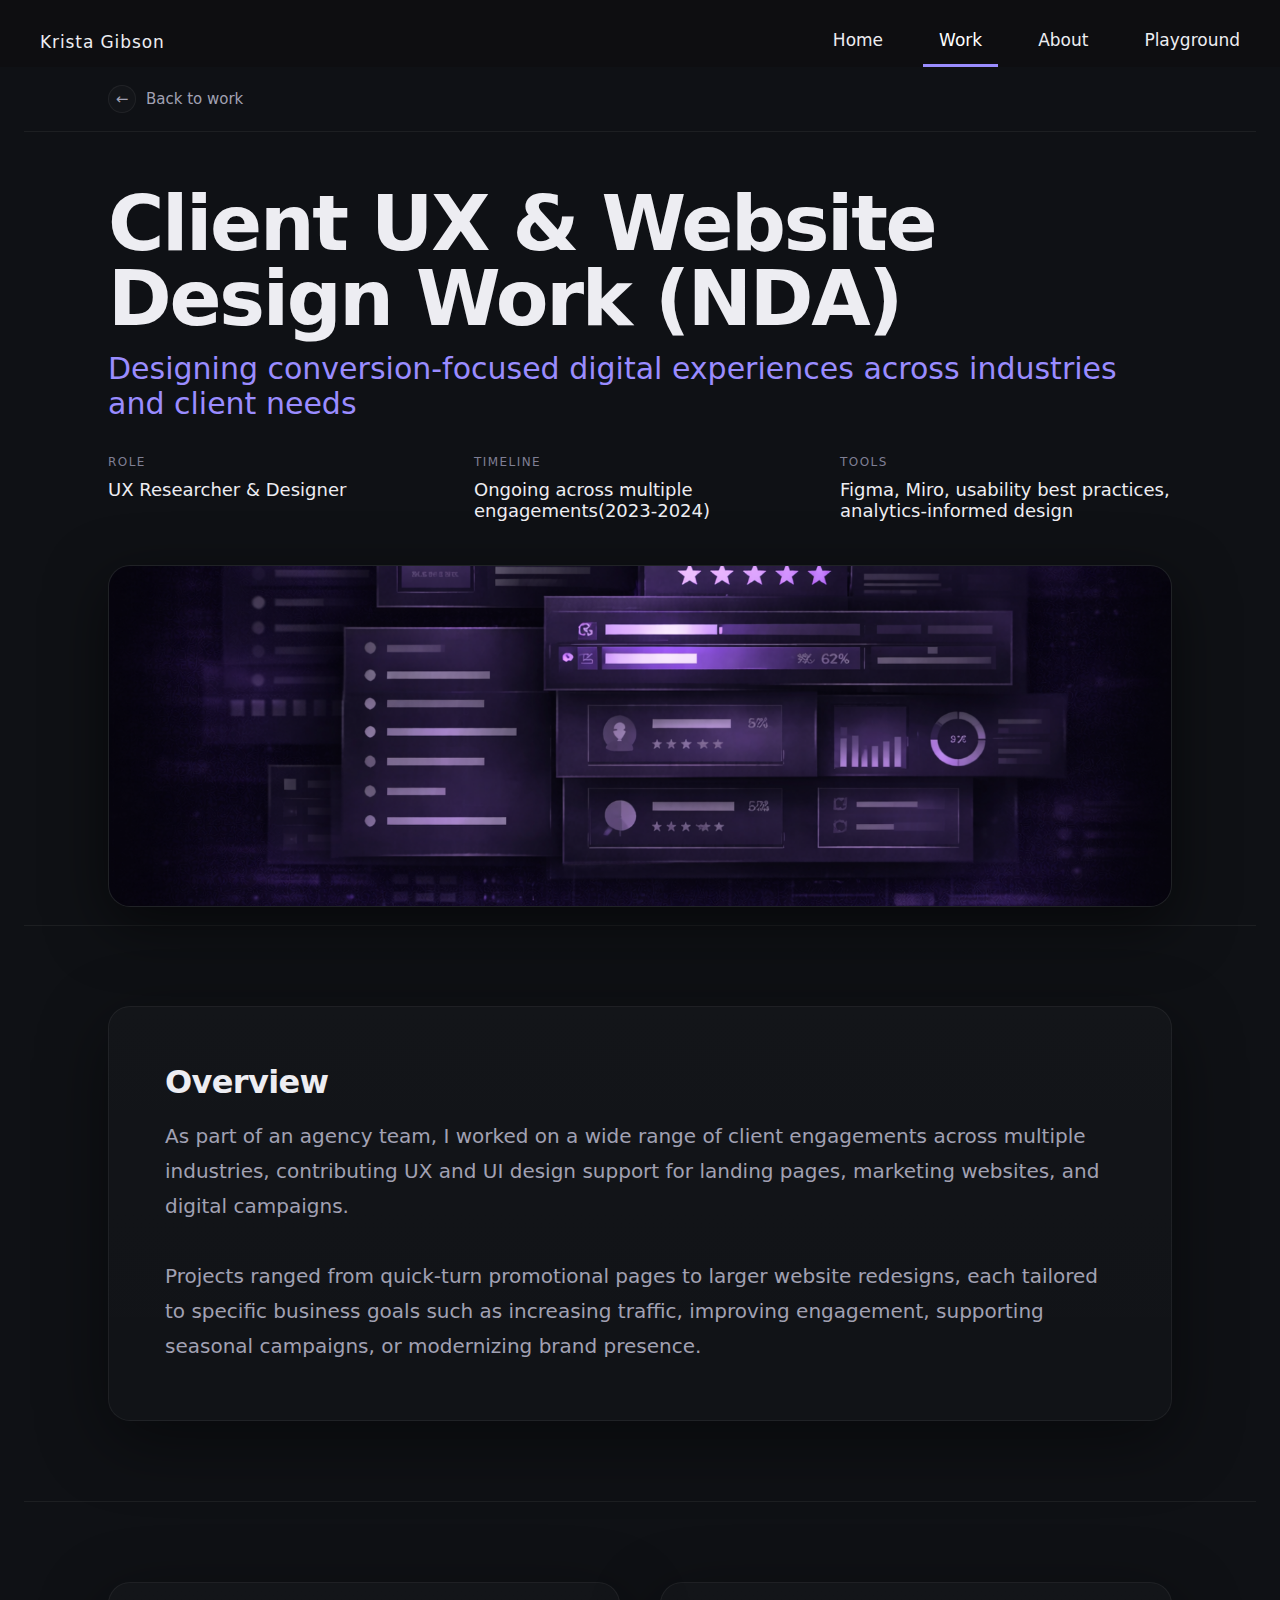
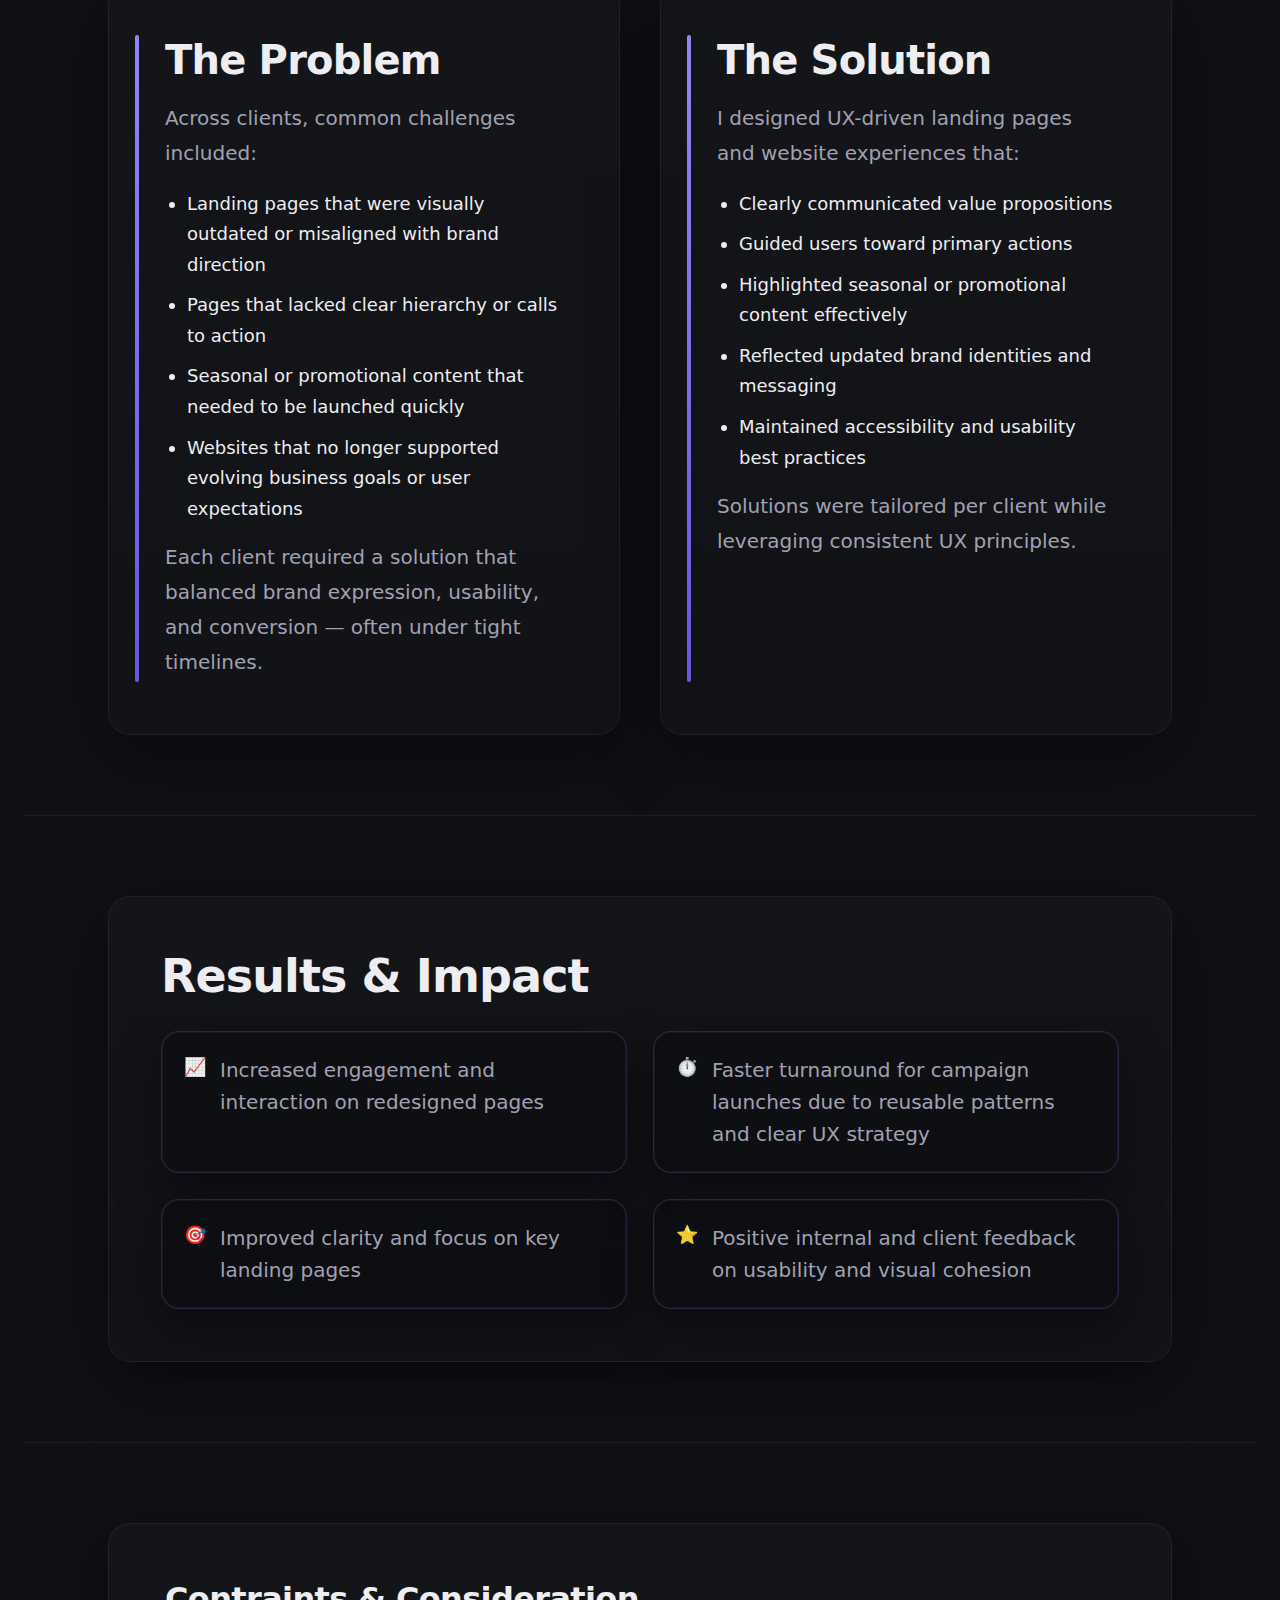
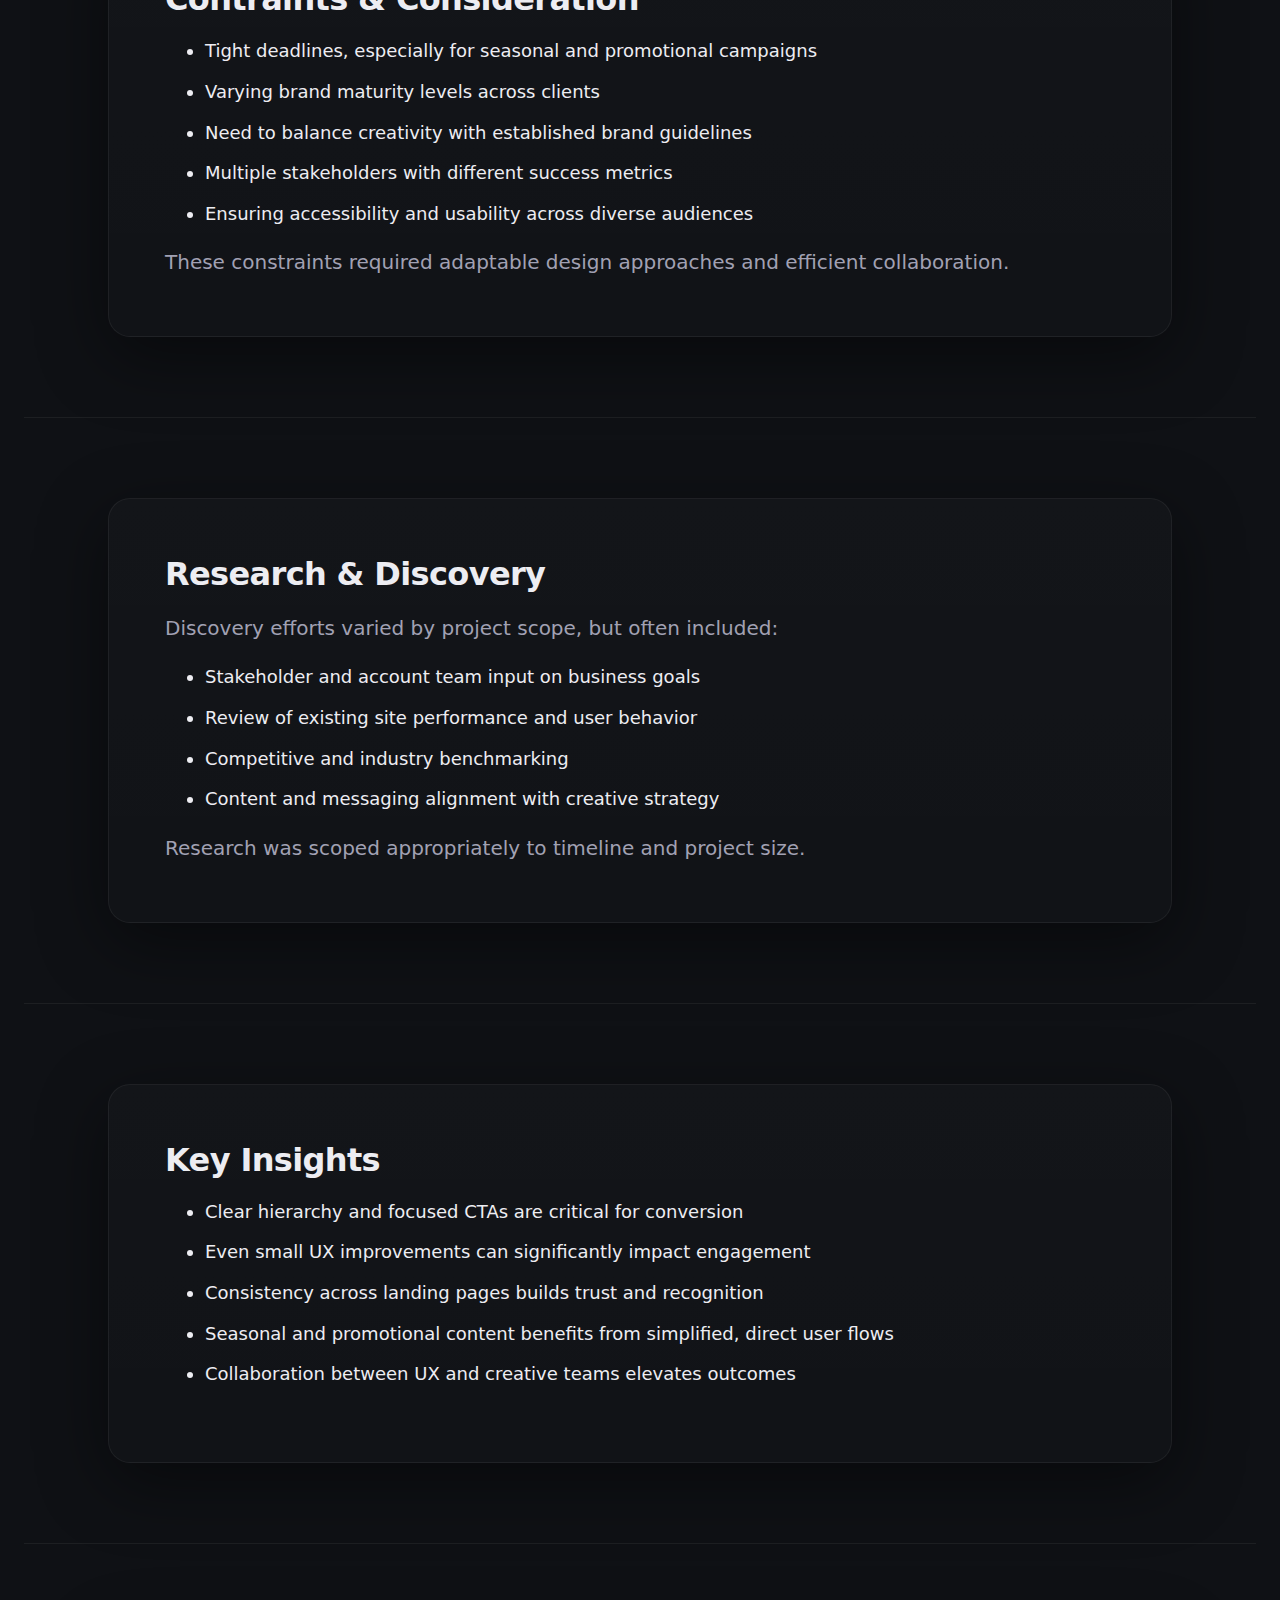
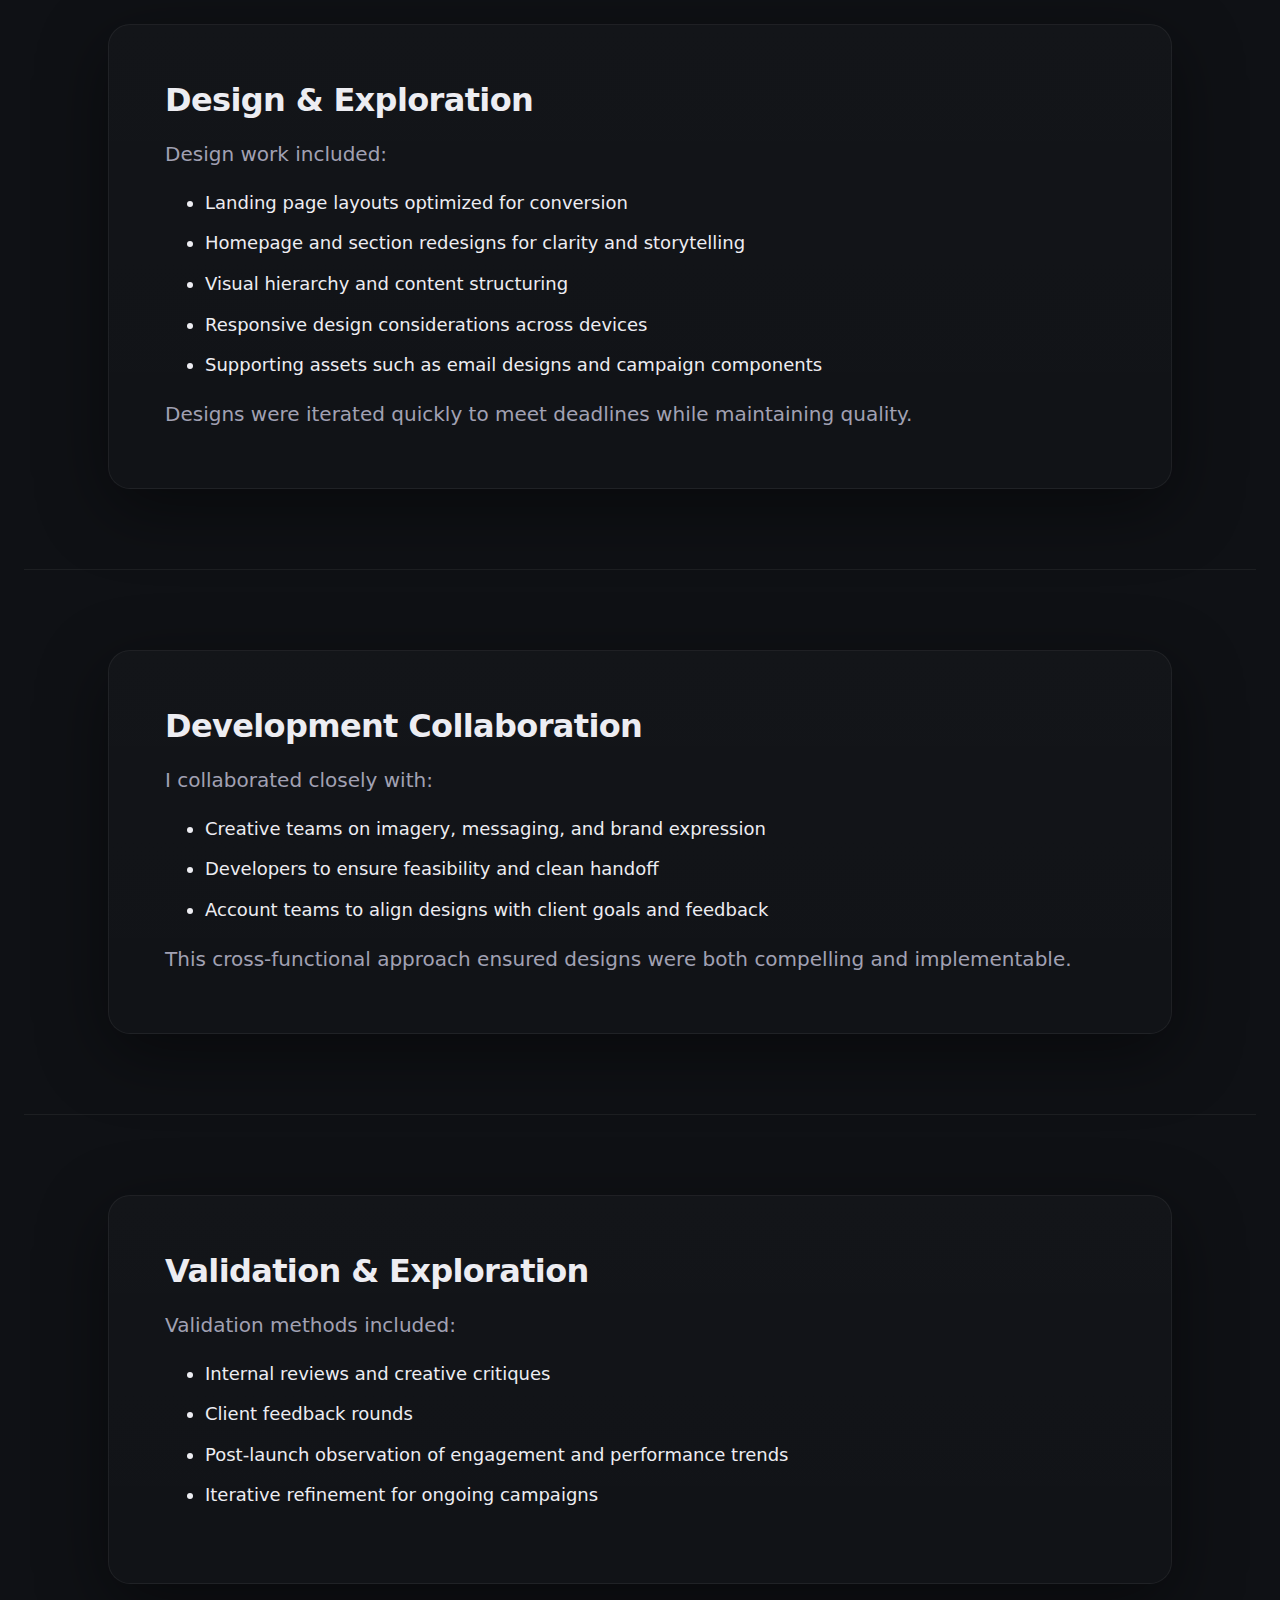
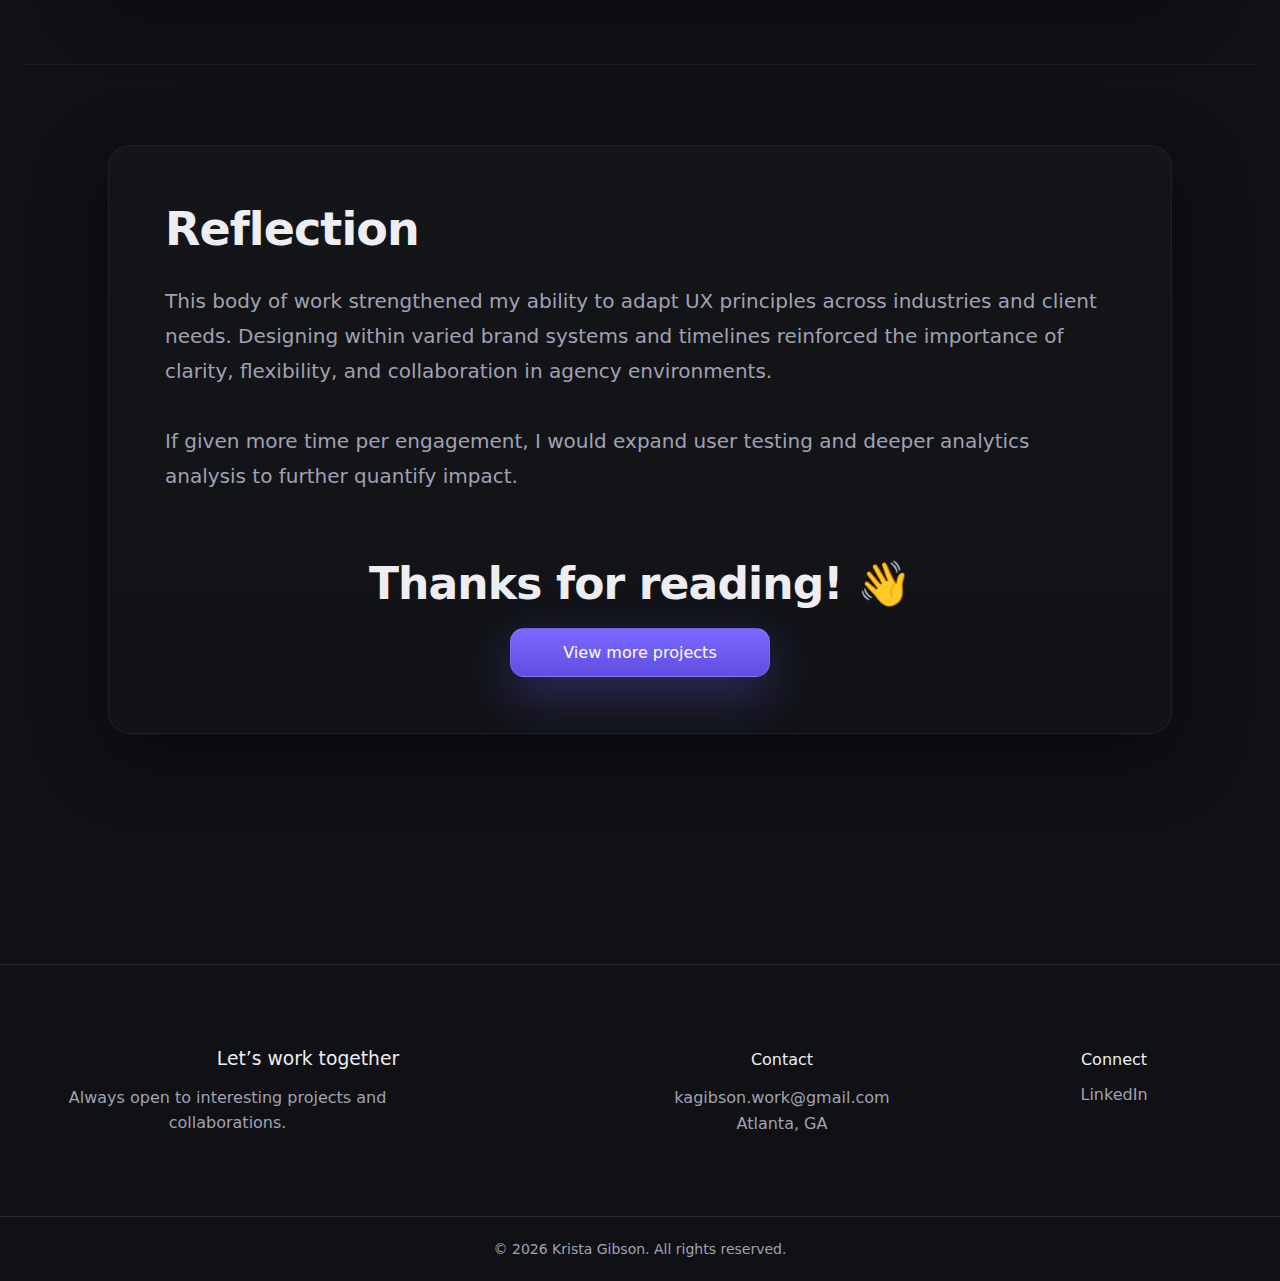
<file: clientUX.html>
<!DOCTYPE html>
<html lang="en">
<head>
  <meta charset="UTF-8" />
  <meta name="viewport" content="width=device-width, initial-scale=1.0" />
  <title>Krista Gibson</title>

  <!-- CSS -->
  <link rel="stylesheet" href="style.css" />
  <link rel="stylesheet" href="caseStudy.css" />
</head>

<body>

 <div class="topnav">
  <div class="nav-name"> <a href=index.html>Krista Gibson</a></div>

<!-- Hamburger (new) -->
<button class="nav-toggle" aria-label="Open menu" aria-expanded="false">
  <span></span>
  <span></span>
  <span></span>
</button>

 <div class="nav-links">
  <a href="index.html">Home</a>
  <a class="active" href="work.html">Work</a>
  <a href="about.html">About</a>
  <a href="playground.html">Playground</a>
</div>
</div>

<!-- Mobile drawer -->
<div class="nav-overlay"></div>
<div class="mobile-nav">
  <a href="index.html">Home</a>
  <a class="active" href="work.html">Work</a>
  <a href="about.html">About</a>
  <a href="playground.html">Playground</a>
</div>

<div class="page-padding">

    <main class="cs">

        <!-- Top bar -->
        <div class="cs-topbar">
          <div class="cs-container">
            <a class="cs-back" href="work.html" aria-label="Back to work">
              <span class="cs-back__icon">←</span>
              <span>Back to work</span>
            </a>
          </div>
        </div>
    
        <!-- Hero -->
        <header class="cs-hero">
          <div class="cs-container">
            <div class="cs-hero__inner">
              <h1 class="cs-title">Client UX & Website Design Work (NDA)</h1>
              <p class="cs-subtitle">Designing conversion-focused digital experiences across industries and client needs</p>
    
              <div class="cs-meta">
                <div class="cs-meta__item">
                  <div class="cs-meta__label">ROLE</div>
                  <div class="cs-meta__value">UX Researcher & Designer</div>
                </div>
    
                <div class="cs-meta__item">
                  <div class="cs-meta__label">TIMELINE</div>
                  <div class="cs-meta__value">Ongoing across multiple engagements(2023-2024)</div>
                </div>
    
                <div class="cs-meta__item">
                  <div class="cs-meta__label">TOOLS</div>
                  <div class="cs-meta__value">Figma, Miro, usability best practices, analytics-informed design</div>
                </div>
              </div>
            </div>
    
            <!-- Hero media -->
            <figure class="cs-heroMedia">
              <!-- Replace src with your image -->
              <img src="images/clientWork.png" alt="hero mockup" />
            </figure>
          </div>
        </header>
    
        <!-- Overview -->
        <section class="cs-section">
          <div class="cs-container">
            <div class="cs-block">
              <h2 class="cs-h2">Overview</h2>
              <p class="cs-body">
                As part of an agency team, I worked on a wide range of client engagements across multiple industries, 
                contributing UX and UI design support for landing pages, marketing websites, and digital campaigns.
                <br><br>
                Projects ranged from quick-turn promotional pages to larger website redesigns, each tailored to specific 
                business goals such as increasing traffic, improving engagement, supporting seasonal campaigns, or modernizing 
                brand presence.
              </p>
            </div>
          </div>
        </section>
    
        <!-- Problem / Solution split -->
        <section class="cs-section">
          <div class="cs-container">
            <div class="cs-split">
              <article class="cs-splitCard">
                <div class="cs-splitCard__bar"></div>
                <h2 class="cs-h2 cs-h2--big">The Problem</h2>
                <p class="cs-body">
                    Across clients, common challenges included:
                    <ul>
                        <li>Landing pages that were visually outdated or misaligned with brand direction</li>
                        <li>Pages that lacked clear hierarchy or calls to action</li>
                        <li>Seasonal or promotional content that needed to be launched quickly</li>
                        <li>Websites that no longer supported evolving business goals or user expectations</li>
                    </ul>
                     </p>
                     <p class="cs-body">
                        Each client required a solution that balanced brand expression, usability, and conversion — 
                        often under tight timelines.
                     </p>
              </article>
    
              <article class="cs-splitCard">
                <div class="cs-splitCard__bar"></div>
                <h2 class="cs-h2 cs-h2--big">The Solution</h2>
                <p class="cs-body">
                    I designed UX-driven landing pages and website experiences that:
                    <ul>
                        <li>Clearly communicated value propositions</li>
                        <li>Guided users toward primary actions</li>
                        <li>Highlighted seasonal or promotional content effectively</li>
                        <li>Reflected updated brand identities and messaging</li>
                        <li>Maintained accessibility and usability best practices</li>
                    </ul>
                    </p>
                <p class="cs-body">Solutions were tailored per client while leveraging consistent UX principles.</p> 
              </article>
            </div>
          </div>
        </section>
    
        <!-- Results & Impact -->
        <section class="cs-section">
          <div class="cs-container">
            <div class="cs-block cs-block--tight">
              <h2 class="cs-h2 cs-h2--bigTitle">Results &amp; Impact</h2>
    
              <div class="cs-impactGrid">
                <div class="cs-impactCard">
                  <div class="cs-impactCard__row">
                    <span class="cs-impactCard__icon" aria-hidden="true">📈</span>
                    <p class="cs-impactCard__text">Increased engagement and interaction on redesigned pages</p>
                  </div>
                </div>
    
                <div class="cs-impactCard">
                  <div class="cs-impactCard__row">
                    <span class="cs-impactCard__icon" aria-hidden="true">⏱️</span>
                    <p class="cs-impactCard__text">Faster turnaround for campaign launches due to reusable patterns and clear UX strategy</p>
                  </div>
                </div>
    
                <div class="cs-impactCard">
                  <div class="cs-impactCard__row">
                    <span class="cs-impactCard__icon" aria-hidden="true">🎯</span>
                    <p class="cs-impactCard__text">Improved clarity and focus on key landing pages</p>
                  </div>
                </div>
    
                <div class="cs-impactCard">
                  <div class="cs-impactCard__row">
                    <span class="cs-impactCard__icon" aria-hidden="true">⭐</span>
                    <p class="cs-impactCard__text">Positive internal and client feedback on usability and visual cohesion</p>
                  </div>
                </div>
              </div>
            </div>
          </div>
        </section>

        <!--Constraints + Consideration-->
        <section class="cs-section">
            <div class="cs-container">
                <div class="cs-block">
                    <h2 class="cs-h2">Contraints & Consideration</h2>
                    <p class="cs-body">
                      <ul class="cs-list">
                        <li>Tight deadlines, especially for seasonal and promotional campaigns</li>
                        <li>Varying brand maturity levels across clients</li>
                        <li>Need to balance creativity with established brand guidelines</li>
                        <li>Multiple stakeholders with different success metrics</li>
                        <li>Ensuring accessibility and usability across diverse audiences</li>
                      </ul>
                    </p>   
                    <p class="cs-body">These constraints required adaptable design approaches and efficient collaboration.</p>         
                </div>
            </div>
        </section>

        <!--Research + Discovery-->
        <section class="cs-section">
            <div class="cs-container">
              <div class="cs-block">
                  <h2 class="cs-h2">Research & Discovery</h2>
                  <p class="cs-body">
                    Discovery efforts varied by project scope, but often included:
                       <ul class="cs-list">
                          <li>Stakeholder and account team input on business goals</li>
                          <li>Review of existing site performance and user behavior</li>
                          <li>Competitive and industry benchmarking</li>
                          <li>Content and messaging alignment with creative strategy</li>
                       </ul>
                  </p>
                  <p class="cs-body">
                    Research was scoped appropriately to timeline and project size.
                  </p>
            </div>
          </section>

        <!--Key Insights-->
        <section class="cs-section">
            <div class="cs-container">
                <div class="cs-block">
                    <h2 class="cs-h2">Key Insights</h2>
                    <p class="cs-body">
                      <ul class="cs-list">
                        <li>Clear hierarchy and focused CTAs are critical for conversion</li>
                        <li>Even small UX improvements can significantly impact engagement</li>
                        <li>Consistency across landing pages builds trust and recognition</li>
                        <li>Seasonal and promotional content benefits from simplified, direct user flows</li>
                        <li>Collaboration between UX and creative teams elevates outcomes</li>
                      </ul>
                    </p>
                  </div>
            </div>
        </section>

        <!--Design + Exploration-->
        <section class="cs-section">
            <div class="cs-container">
              <div class="cs-block">
                  <h2 class="cs-h2">Design & Exploration</h2>
                  <p class="cs-body">
                    Design work included:
                    <ul class="cs-list">
                        <li>Landing page layouts optimized for conversion</li>
                        <li>Homepage and section redesigns for clarity and storytelling</li>
                        <li>Visual hierarchy and content structuring</li>
                        <li>Responsive design considerations across devices</li>
                        <li>Supporting assets such as email designs and campaign components</li>
                    </ul>
                  </p>
                  <p class="cs-body">Designs were iterated quickly to meet deadlines while maintaining quality.</p>
              </div>
            </div>
          </section>

        <!--Development Collaboration-->
        <section class="cs-section">
            <div class="cs-container">
                <div class="cs-block">
                    <h2 class="cs-h2">Development Collaboration</h2>
                    <p class="cs-body">
                        I collaborated closely with:
                      <ul class="cs-list">
                        <li>Creative teams on imagery, messaging, and brand expression</li>
                        <li>Developers to ensure feasibility and clean handoff</li>
                        <li>Account teams to align designs with client goals and feedback</li>
                      </ul>
                    </p>
                    <p class="cs-body">
                        This cross-functional approach ensured designs were both compelling and implementable.
                    </p>
                  </div>
            </div>
        </section>

        <!--Validation & Exploration-->
        <section class="cs-section">
            <div class="cs-container">
                <div class="cs-block">
                    <h2 class="cs-h2">Validation & Exploration</h2>
                    <p class="cs-body">
                        Validation methods included:
                        <ul class="cs-list">
                            <li>Internal reviews and creative critiques</li>
                            <li>Client feedback rounds</li>
                            <li>Post-launch observation of engagement and performance trends</li>
                            <li>Iterative refinement for ongoing campaigns</li>
                        </ul>
                    </p>
                  </div>
            </div>
        </section>
    
        <!-- Reflection + CTA -->
        <section class="cs-section cs-section--last">
          <div class="cs-container">
            <div class="cs-block">
              <h2 class="cs-h2 cs-h2--bigTitle">Reflection</h2>
                <p class="cs-body">This body of work strengthened my ability to adapt UX principles across 
                    industries and client needs. Designing within varied brand systems and timelines reinforced 
                    the importance of clarity, flexibility, and collaboration in agency environments.
                    <br><br>
                    If given more time per engagement, I would expand user testing and deeper analytics analysis to 
                    further quantify impact.</p>
              <div class="cs-cta">
                <h3 class="cs-cta__title">Thanks for reading! <span aria-hidden="true">👋</span></h3>
                <a class="cs-button" href="work.html">View more projects</a>
              </div>
            </div>
          </div>
        </section>
    
      </main>

</div>
<footer class="site-footer">
    <div class="footer-content">
  
      <div class="footer-col">
        <h3>Let’s work together</h3>
        <p>Always open to interesting projects and collaborations.</p>
      </div>
  
      <div class="footer-col">
        <h4>Contact</h4>
        <p>kagibson.work@gmail.com<br>Atlanta, GA</p>
      </div>
  
      <div class="footer-col">
        <h4>Connect</h4>
        <ul>
          <li><a href="#https://www.linkedin.com/in/krista-gibson/">LinkedIn</a></li>
        </ul>
      </div>
  
    </div>
  
    <div class="footer-bottom">
      © 2026 Krista Gibson. All rights reserved.
    </div>
  </footer>
  
  
    <!-- JS -->
    <script src="hero-ambient.js"></script>
  </body>
  </html>
</file>
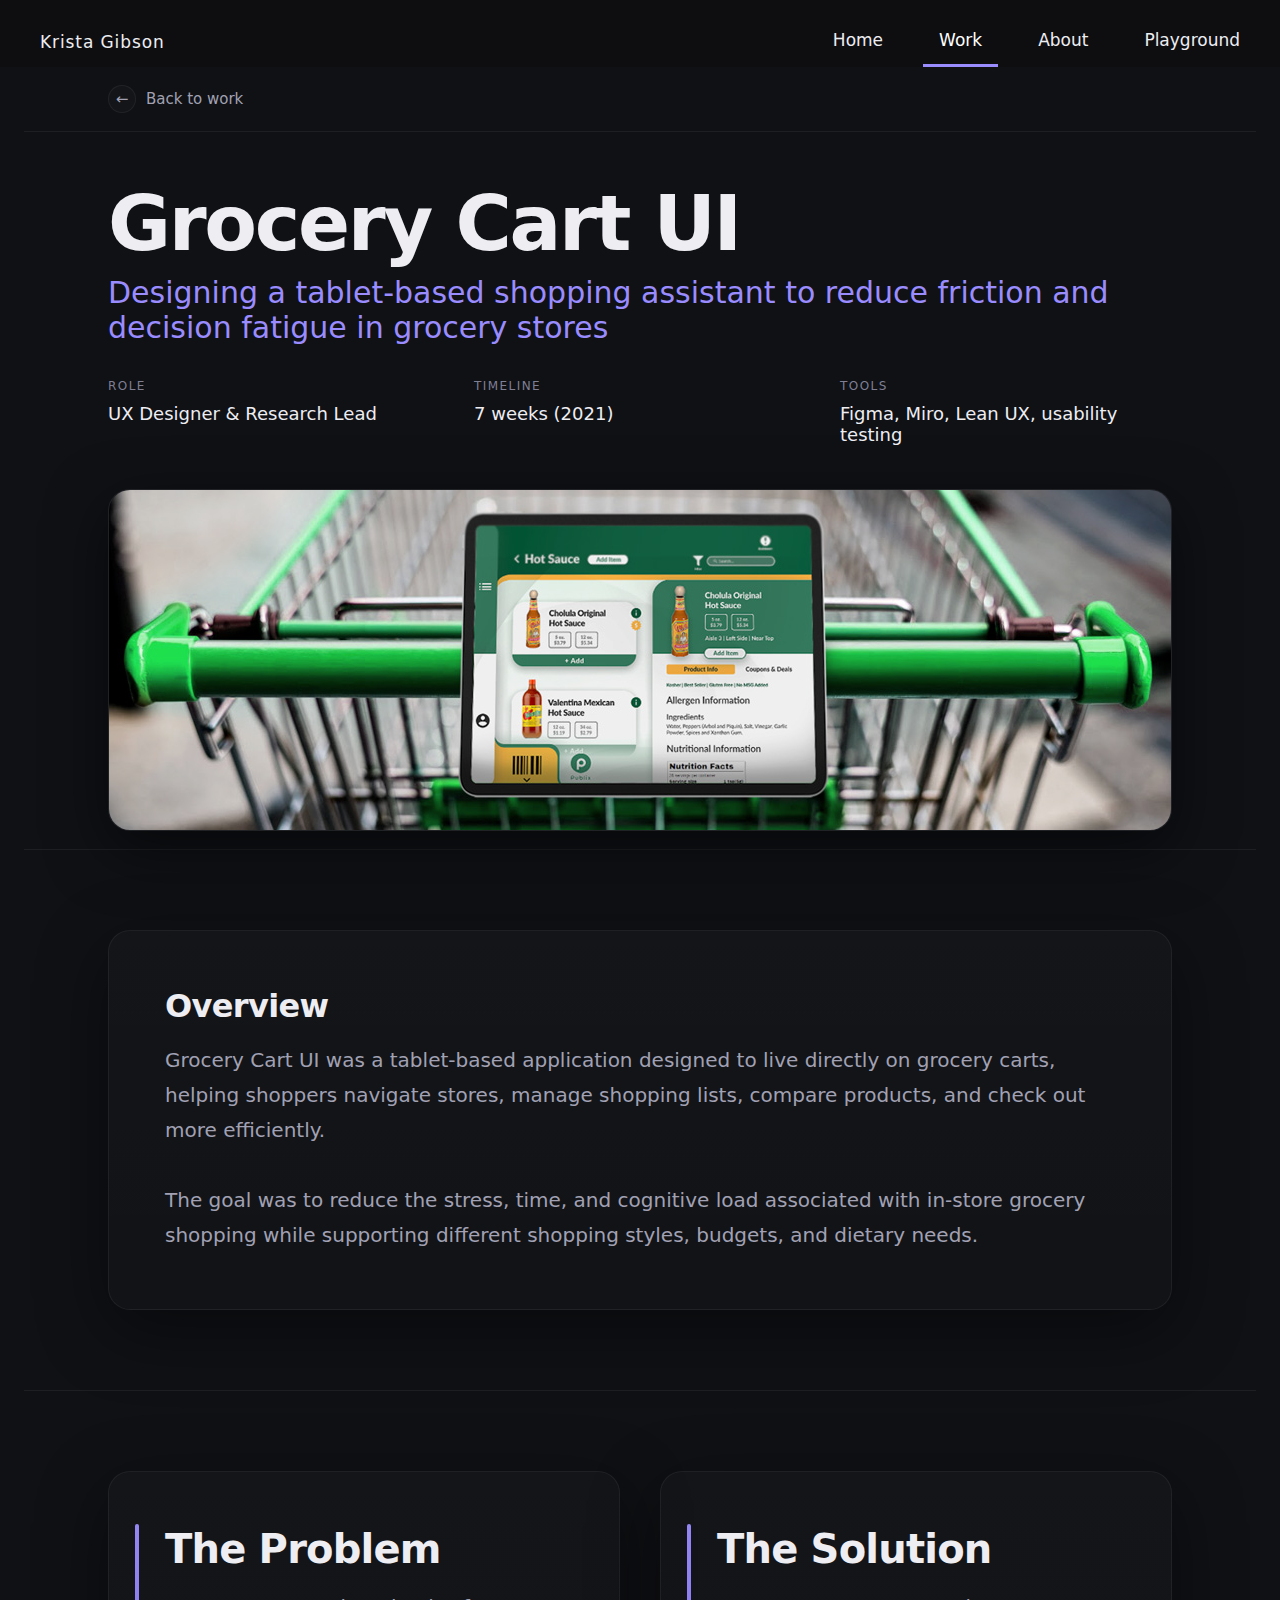
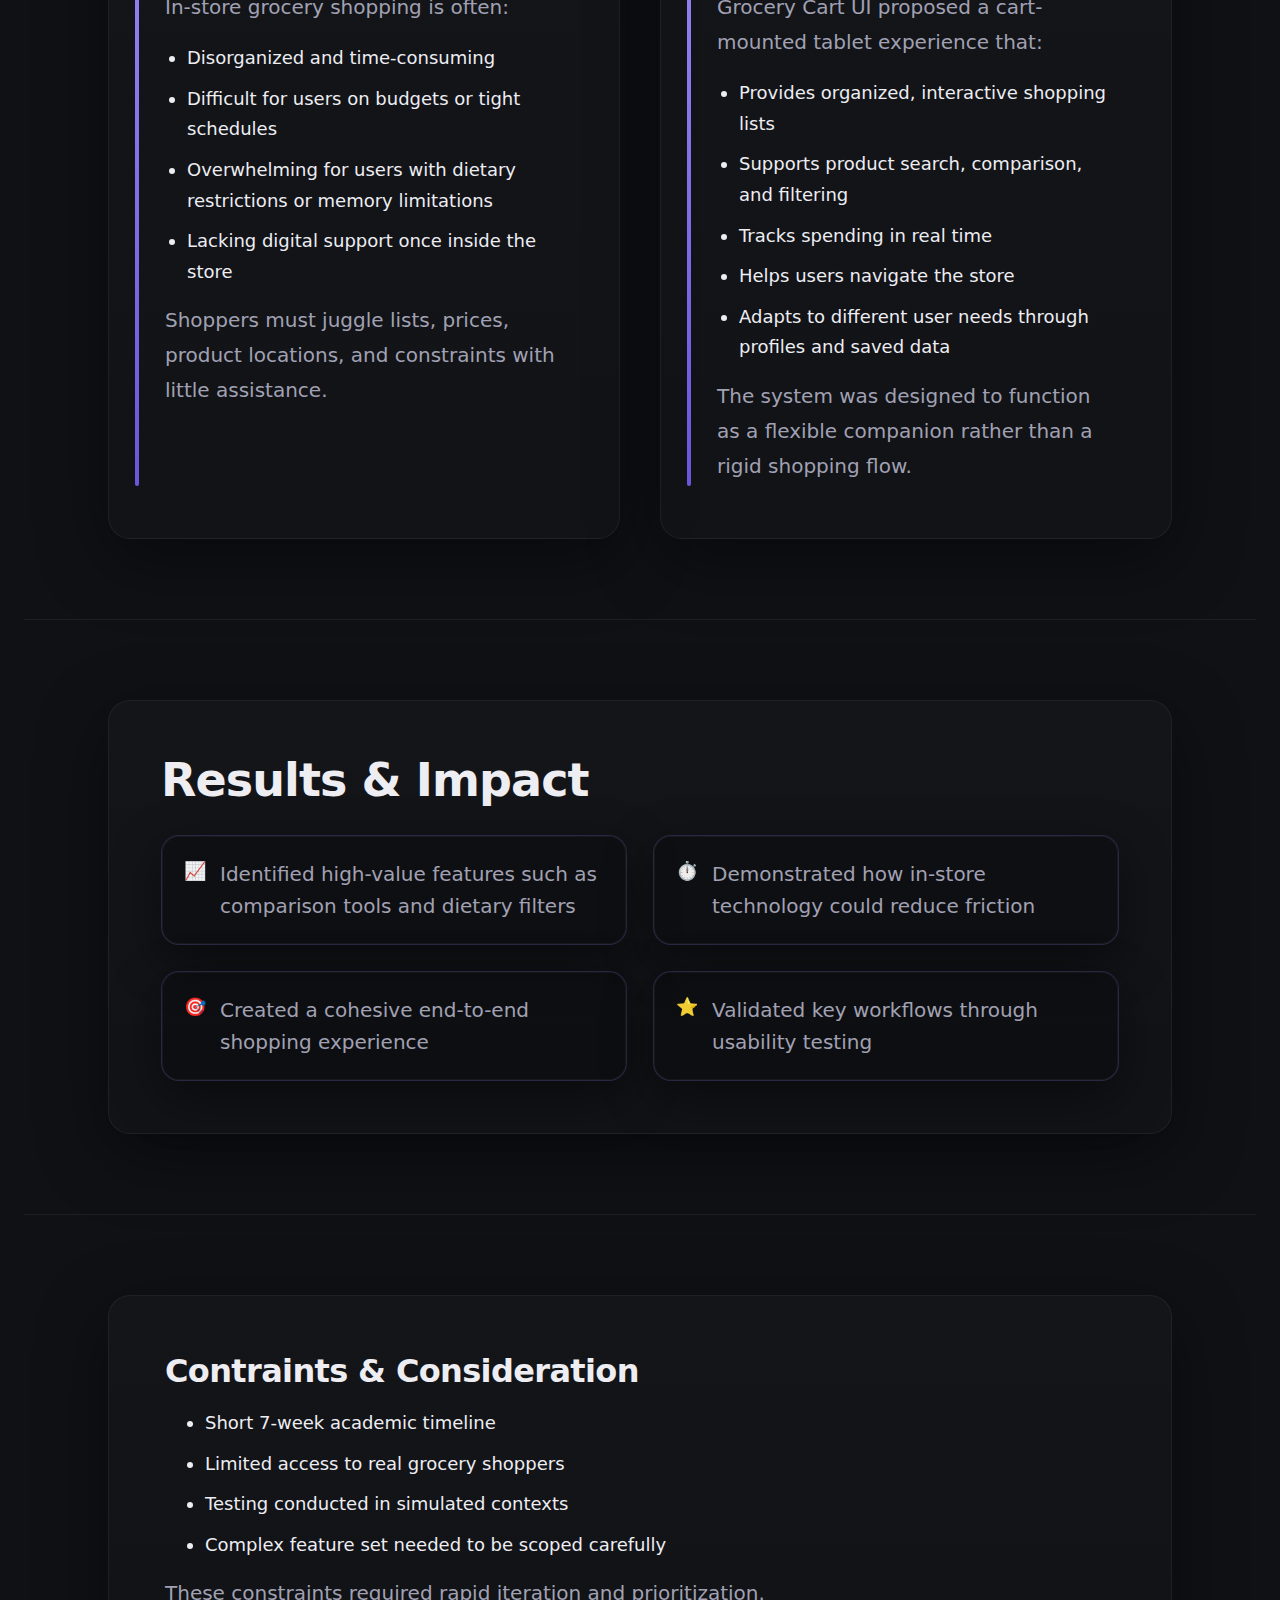
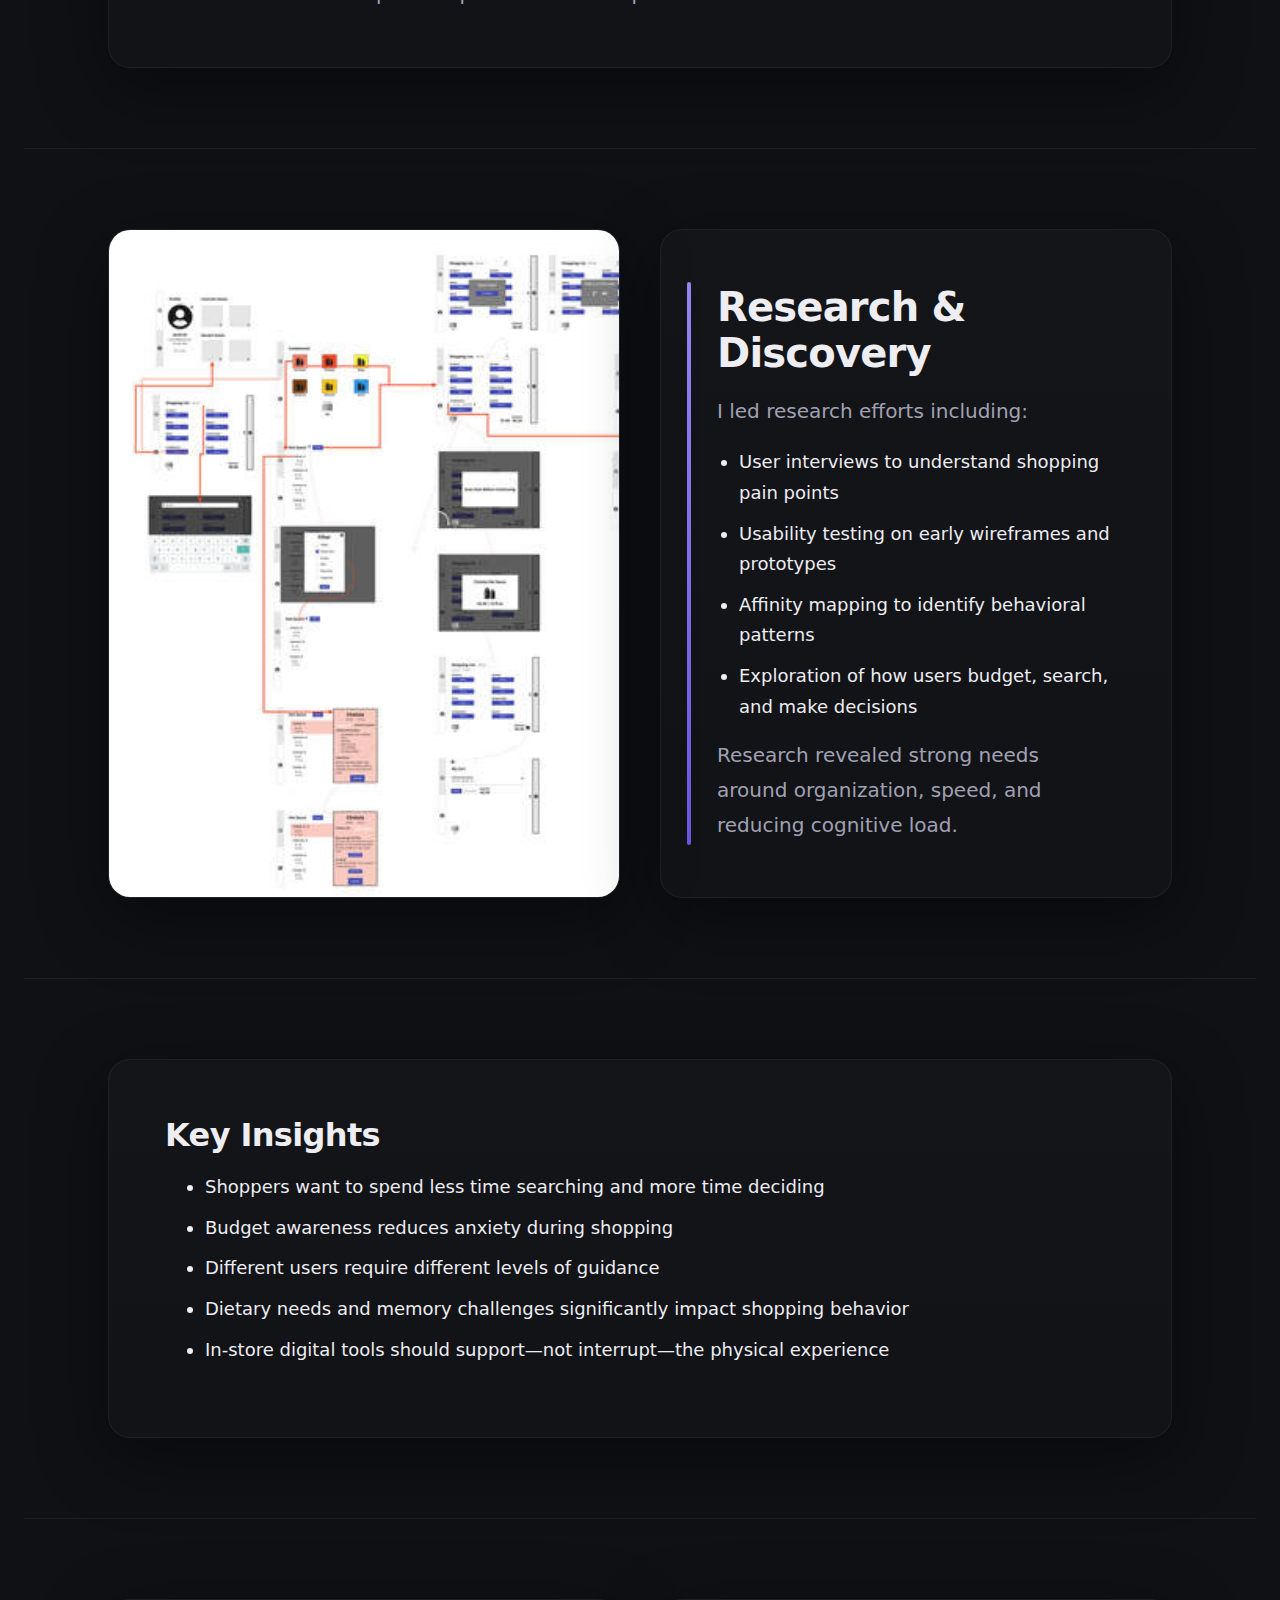
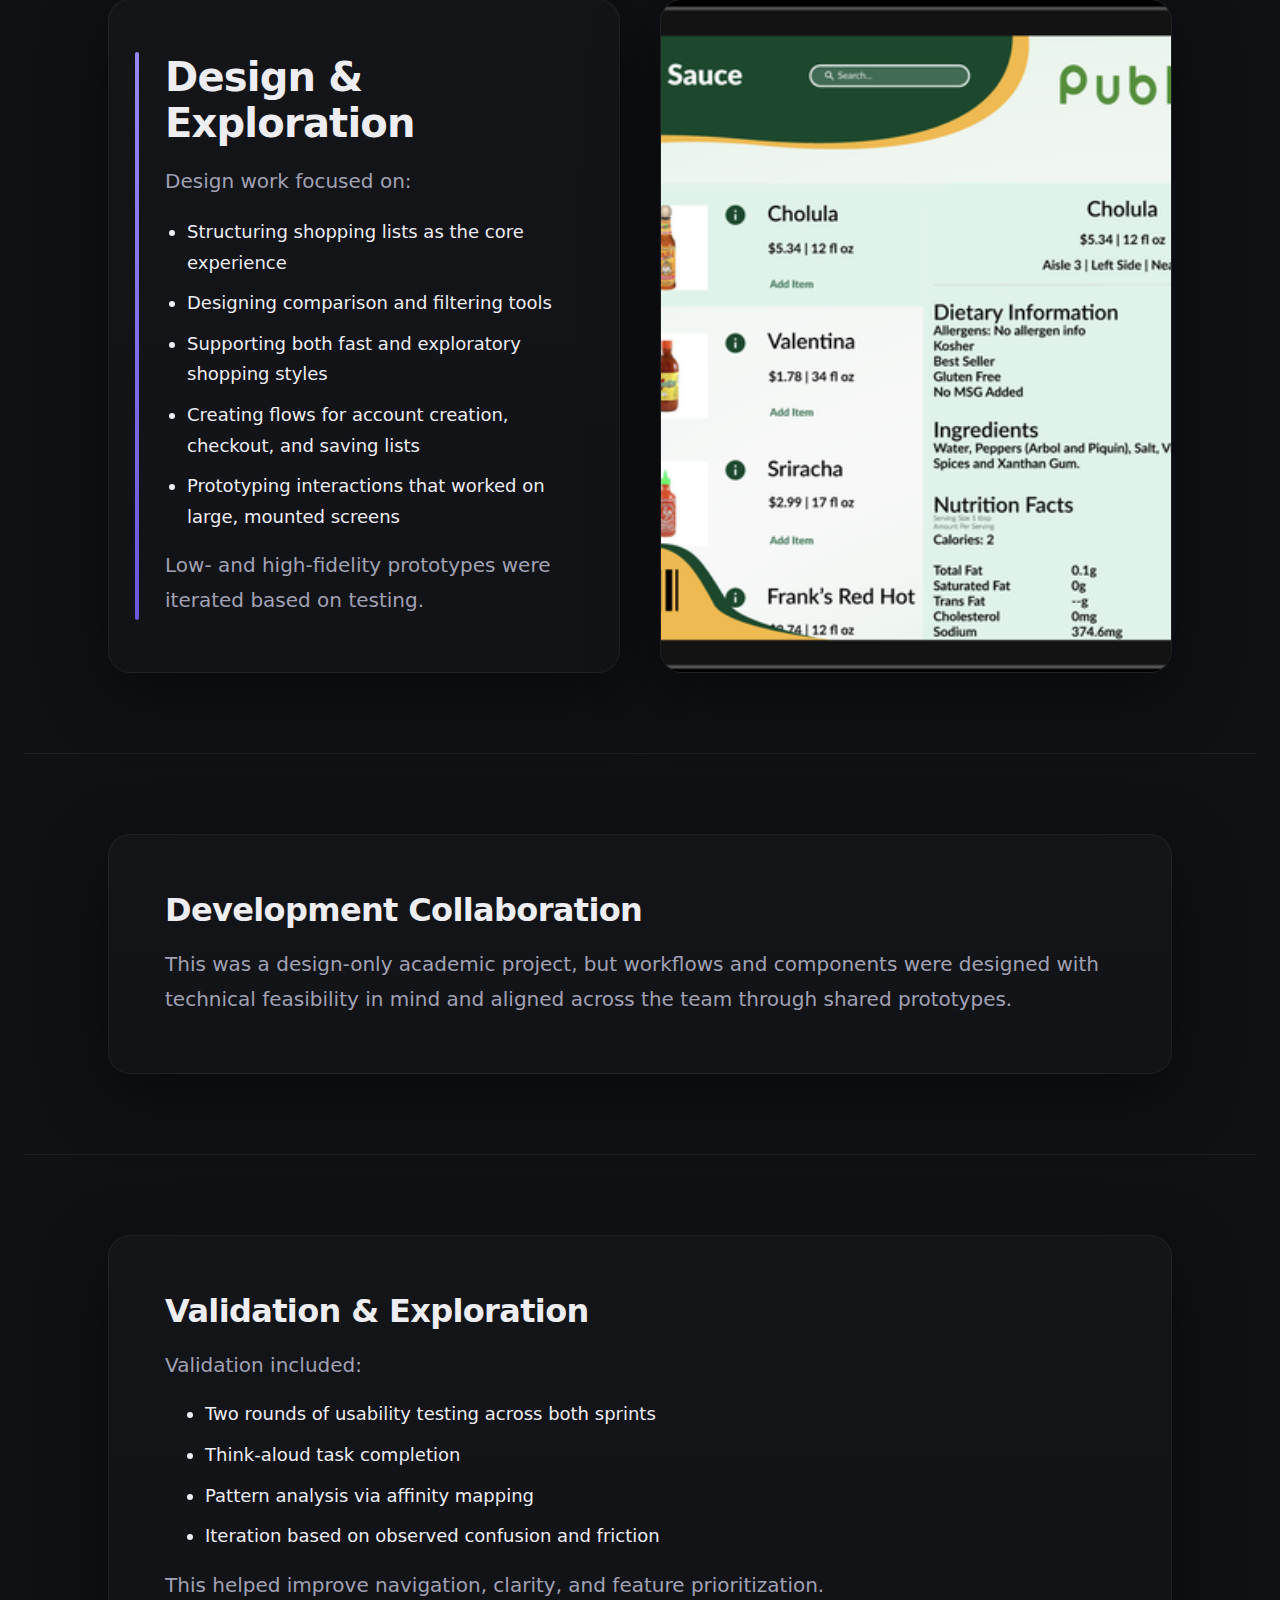
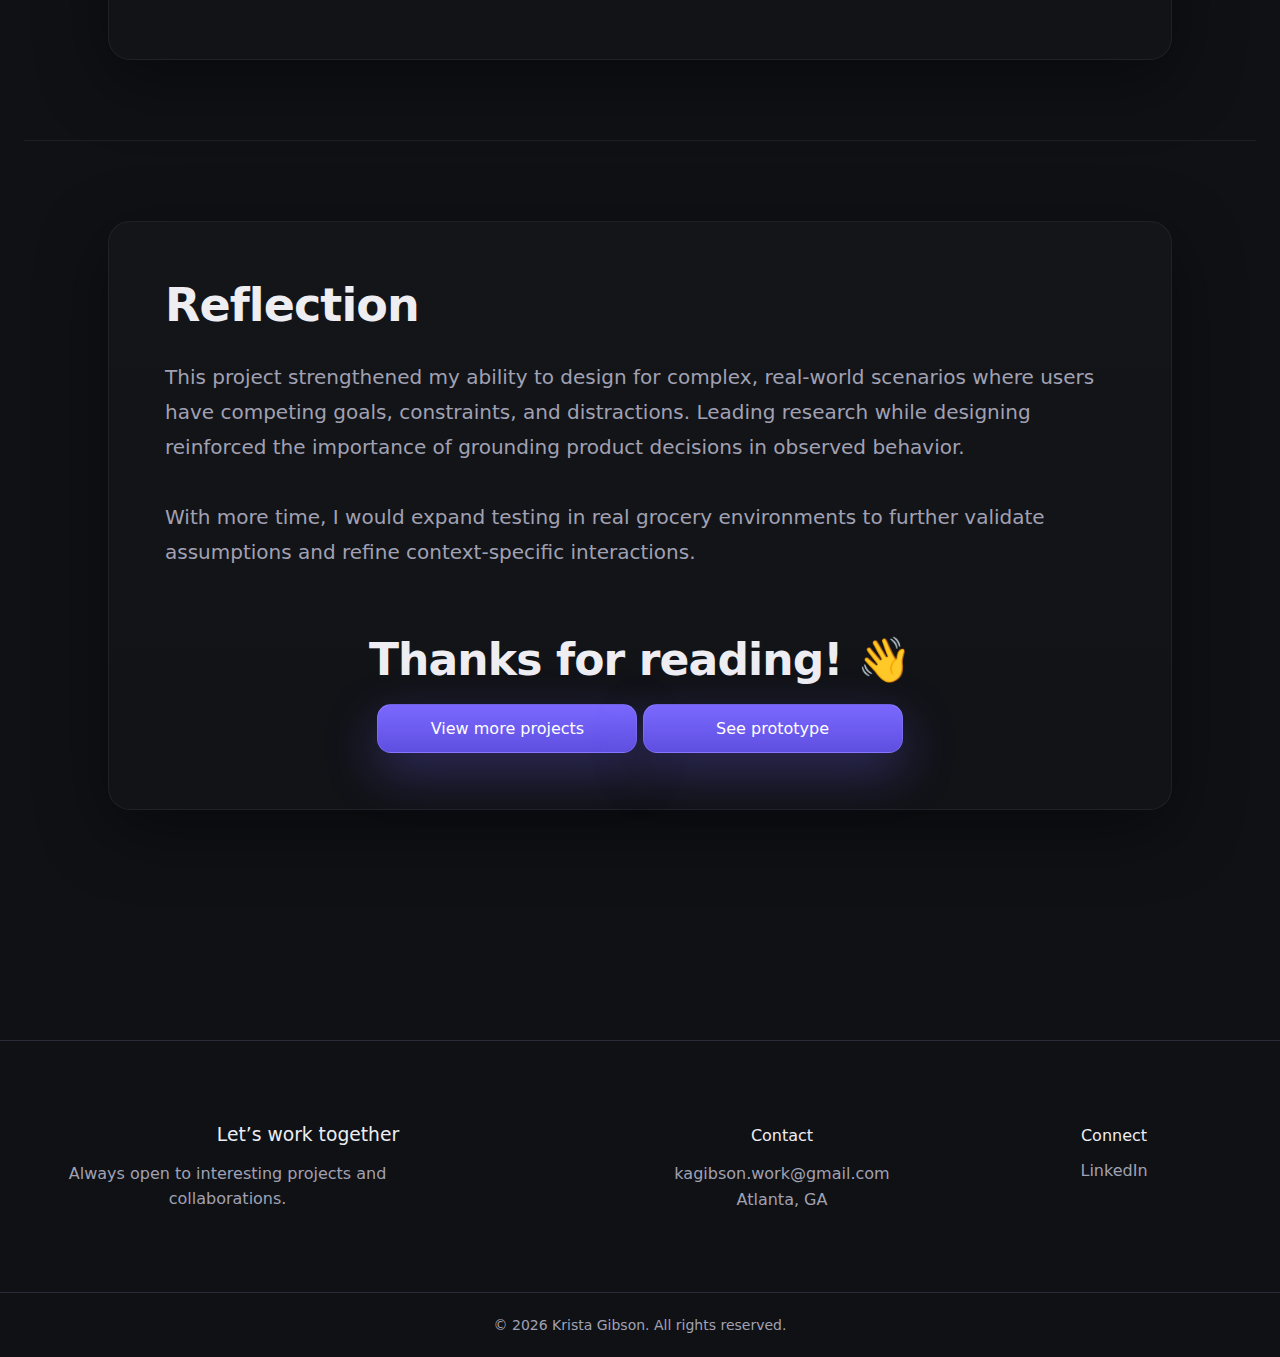
<file: groceryCartUI.html>
<!DOCTYPE html>
<html lang="en">
<head>
  <meta charset="UTF-8" />
  <meta name="viewport" content="width=device-width, initial-scale=1.0" />
  <title>Krista Gibson</title>

  <!-- CSS -->
  <link rel="stylesheet" href="style.css" />
  <link rel="stylesheet" href="caseStudy.css" />
</head>

<body>

 <div class="topnav">
  <div class="nav-name"> <a href=index.html>Krista Gibson</a></div>

<!-- Hamburger (new) -->
<button class="nav-toggle" aria-label="Open menu" aria-expanded="false">
  <span></span>
  <span></span>
  <span></span>
</button>

 <div class="nav-links">
  <a href="index.html">Home</a>
  <a class="active" href="work.html">Work</a>
  <a href="about.html">About</a>
  <a href="playground.html">Playground</a>
</div>
</div>

<!-- Mobile drawer -->
<div class="nav-overlay"></div>
<div class="mobile-nav">
  <a href="index.html">Home</a>
  <a class="active" href="work.html">Work</a>
  <a href="about.html">About</a>
  <a href="playground.html">Playground</a>
</div>

<div class="page-padding">

    <main class="cs">

        <!-- Top bar -->
        <div class="cs-topbar">
          <div class="cs-container">
            <a class="cs-back" href="work.html" aria-label="Back to work">
              <span class="cs-back__icon">←</span>
              <span>Back to work</span>
            </a>
          </div>
        </div>
    
        <!-- Hero -->
        <header class="cs-hero">
          <div class="cs-container">
            <div class="cs-hero__inner">
              <h1 class="cs-title">Grocery Cart UI</h1>
              <p class="cs-subtitle">Designing a tablet-based shopping assistant to reduce friction and decision fatigue in grocery stores</p>
    
              <div class="cs-meta">
                <div class="cs-meta__item">
                  <div class="cs-meta__label">ROLE</div>
                  <div class="cs-meta__value">UX Designer & Research Lead</div>
                </div>
    
                <div class="cs-meta__item">
                  <div class="cs-meta__label">TIMELINE</div>
                  <div class="cs-meta__value">7 weeks (2021)</div>
                </div>
    
                <div class="cs-meta__item">
                  <div class="cs-meta__label">TOOLS</div>
                  <div class="cs-meta__value">Figma, Miro, Lean UX, usability testing</div>
                </div>
              </div>
            </div>
    
            <!-- Hero media -->
            <figure class="cs-heroMedia">
              <!-- Replace src with your image -->
              <img src="images/groceryUI.jpg" alt="Grocery Cart UI mockup" />
            </figure>
          </div>
        </header>
    
        <!-- Overview -->
        <section class="cs-section">
          <div class="cs-container">
            <div class="cs-block">
              <h2 class="cs-h2">Overview</h2>
              <p class="cs-body">
                Grocery Cart UI was a tablet-based application designed to live directly on grocery carts, helping shoppers 
                navigate stores, manage shopping lists, compare products, and check out more efficiently.
                <br><br>
                The goal was to reduce the stress, time, and cognitive load associated with in-store grocery shopping while 
                supporting different shopping styles, budgets, and dietary needs.
              </p>
            </div>
          </div>
        </section>
    
        <!-- Problem / Solution split -->
        <section class="cs-section">
          <div class="cs-container">
            <div class="cs-split">
              <article class="cs-splitCard">
                <div class="cs-splitCard__bar"></div>
                <h2 class="cs-h2 cs-h2--big">The Problem</h2>
                <p class="cs-body">
                    In-store grocery shopping is often:
                    <ul>
                        <li>Disorganized and time-consuming</li>
                        <li>Difficult for users on budgets or tight schedules</li>
                        <li>Overwhelming for users with dietary restrictions or memory limitations</li>
                        <li>Lacking digital support once inside the store</li>
                    </ul>
                     </p>
                     <p class="cs-body">
                        Shoppers must juggle lists, prices, product locations, and constraints with little assistance.
                     </p>
              </article>
    
              <article class="cs-splitCard">
                <div class="cs-splitCard__bar"></div>
                <h2 class="cs-h2 cs-h2--big">The Solution</h2>
                <p class="cs-body">
                    Grocery Cart UI proposed a cart-mounted tablet experience that:
                    <ul>
                        <li>Provides organized, interactive shopping lists</li>
                        <li>Supports product search, comparison, and filtering</li>
                        <li>Tracks spending in real time</li>
                        <li>Helps users navigate the store</li>
                        <li>Adapts to different user needs through profiles and saved data</li>
                    </ul>
                    </p>
                <p class="cs-body">The system was designed to function as a flexible companion rather than a rigid shopping flow.</p> 
              </article>
            </div>
          </div>
        </section>
    
        <!-- Results & Impact -->
        <section class="cs-section">
          <div class="cs-container">
            <div class="cs-block cs-block--tight">
              <h2 class="cs-h2 cs-h2--bigTitle">Results &amp; Impact</h2>
    
              <div class="cs-impactGrid">
                <div class="cs-impactCard">
                  <div class="cs-impactCard__row">
                    <span class="cs-impactCard__icon" aria-hidden="true">📈</span>
                    <p class="cs-impactCard__text">Identified high-value features such as comparison tools and dietary filters</p>
                  </div>
                </div>
    
                <div class="cs-impactCard">
                  <div class="cs-impactCard__row">
                    <span class="cs-impactCard__icon" aria-hidden="true">⏱️</span>
                    <p class="cs-impactCard__text">Demonstrated how in-store technology could reduce friction</p>
                  </div>
                </div>
    
                <div class="cs-impactCard">
                  <div class="cs-impactCard__row">
                    <span class="cs-impactCard__icon" aria-hidden="true">🎯</span>
                    <p class="cs-impactCard__text">Created a cohesive end-to-end shopping experience</p>
                  </div>
                </div>
    
                <div class="cs-impactCard">
                  <div class="cs-impactCard__row">
                    <span class="cs-impactCard__icon" aria-hidden="true">⭐</span>
                    <p class="cs-impactCard__text">Validated key workflows through usability testing</p>
                  </div>
                </div>
              </div>
            </div>
          </div>
        </section>

        <!--Constraints + Consideration-->
        <section class="cs-section">
            <div class="cs-container">
                <div class="cs-block">
                    <h2 class="cs-h2">Contraints & Consideration</h2>
                    <p class="cs-body">
                      <ul class="cs-list">
                        <li>Short 7-week academic timeline</li>
                        <li>Limited access to real grocery shoppers</li>
                        <li>Testing conducted in simulated contexts</li>
                        <li>Complex feature set needed to be scoped carefully</li>
                      </ul>
                    </p>   
                    <p class="cs-body">These constraints required rapid iteration and prioritization.</p>         
                </div>
            </div>
        </section>

        <!--Research + Discovery-->
        <section class="cs-section">
            <div class="cs-container">
              <div class="cs-split">
                <article class="cs-splitCard cs-splitCard--image">
                    <img
                      class="cs-splitCard__image"
                      src="images/groceryWireframe.jpg"
                      alt="Design mockup"
                    />
                  </article>
                <article class="cs-splitCard">
                  <div class="cs-splitCard__bar"></div>
                  <h2 class="cs-h2 cs-h2--big">Research & Discovery</h2>
                  <p class="cs-body">
                    I led research efforts including:
                       <ul>
                          <li>User interviews to understand shopping pain points</li>
                          <li>Usability testing on early wireframes and prototypes</li>
                          <li>Affinity mapping to identify behavioral patterns</li>
                          <li>Exploration of how users budget, search, and make decisions</li>
                       </ul>
                  </p>
                  <p class="cs-body">
                    Research revealed strong needs around organization, speed, and reducing cognitive load.
                  </p>
                </article>
            </div>
          </section>

        <!--Key Insights-->
        <section class="cs-section">
            <div class="cs-container">
                <div class="cs-block">
                    <h2 class="cs-h2">Key Insights</h2>
                    <p class="cs-body">
                      <ul class="cs-list">
                        <li>Shoppers want to spend less time searching and more time deciding</li>
                        <li>Budget awareness reduces anxiety during shopping</li>
                        <li>Different users require different levels of guidance</li>
                        <li>Dietary needs and memory challenges significantly impact shopping behavior</li>
                        <li>In-store digital tools should support—not interrupt—the physical experience</li>
                      </ul>
                    </p>
                  </div>
            </div>
        </section>

        <!--Design + Exploration-->
        <section class="cs-section">
            <div class="cs-container">
              <div class="cs-split">
                <article class="cs-splitCard">
                  <div class="cs-splitCard__bar"></div>
                  <h2 class="cs-h2 cs-h2--big">Design & Exploration</h2>
                  <p class="cs-body">
                    Design work focused on:
                    <ul>
                        <li>Structuring shopping lists as the core experience</li>
                        <li>Designing comparison and filtering tools</li>
                        <li>Supporting both fast and exploratory shopping styles</li>
                        <li>Creating flows for account creation, checkout, and saving lists</li>
                        <li>Prototyping interactions that worked on large, mounted screens</li>
                    </ul>
                  </p>
                  <p class="cs-body">Low- and high-fidelity prototypes were iterated based on testing.</p>
                </article>
      
                <article class="cs-splitCard cs-splitCard--image">
                    <img
                      class="cs-splitCard__image"
                      src="images/groceryMock.png"
                      alt="Design mockup from Grocery Cart UI"
                    />
                  </article>
            </div>
          </section>

        <!--Development Collaboration-->
        <section class="cs-section">
            <div class="cs-container">
                <div class="cs-block">
                    <h2 class="cs-h2">Development Collaboration</h2>
                    <p class="cs-body">
                        This was a design-only academic project, but workflows and components were designed 
                        with technical feasibility in mind and aligned across the team through shared prototypes.
                    </p>
                  </div>
            </div>
        </section>

        <!--Validation & Exploration-->
        <section class="cs-section">
            <div class="cs-container">
                <div class="cs-block">
                    <h2 class="cs-h2">Validation & Exploration</h2>
                    <p class="cs-body">
                        Validation included:
                        <ul class="cs-list">
                            <li>Two rounds of usability testing across both sprints</li>
                            <li>Think-aloud task completion</li>
                            <li>Pattern analysis via affinity mapping</li>
                            <li>Iteration based on observed confusion and friction</li>
                        </ul>
                    </p>
                    <p class="cs-body">This helped improve navigation, clarity, and feature prioritization.</p>
                  </div>
            </div>
        </section>
    
        <!-- Reflection + CTA -->
        <section class="cs-section cs-section--last">
          <div class="cs-container">
            <div class="cs-block">
              <h2 class="cs-h2 cs-h2--bigTitle">Reflection</h2>
                <p class="cs-body">This project strengthened my ability to design for complex, real-world scenarios where users 
                    have competing goals, constraints, and distractions. Leading research while designing reinforced the 
                    importance of grounding product decisions in observed behavior.
                    <br><br>
                    With more time, I would expand testing in real grocery environments to further validate assumptions and 
                    refine context-specific interactions.</p>
              <div class="cs-cta">
                <h3 class="cs-cta__title">Thanks for reading! <span aria-hidden="true">👋</span></h3>
                <a class="cs-button" href="work.html">View more projects</a>
                <a class="cs-button" href="https://www.figma.com/proto/S0Kv6Z2ImzwtvRXiFLlpZ0/Grocery-Cart-UI?node-id=248-978&scaling=scale-down&page-id=240%3A96&starting-point-node-id=256%3A317&show-proto-sidebar=1">See prototype</a>
              </div>
            </div>
          </div>
        </section>
    
      </main>

</div>
<footer class="site-footer">
    <div class="footer-content">
  
      <div class="footer-col">
        <h3>Let’s work together</h3>
        <p>Always open to interesting projects and collaborations.</p>
      </div>
  
      <div class="footer-col">
        <h4>Contact</h4>
        <p>kagibson.work@gmail.com<br>Atlanta, GA</p>
      </div>
  
      <div class="footer-col">
        <h4>Connect</h4>
        <ul>
          <li><a href="#https://www.linkedin.com/in/krista-gibson/">LinkedIn</a></li>
        </ul>
      </div>
  
    </div>
  
    <div class="footer-bottom">
      © 2026 Krista Gibson. All rights reserved.
    </div>
  </footer>
  
  
    <!-- JS -->
    <script src="hero-ambient.js"></script>
  </body>
  </html>
</file>
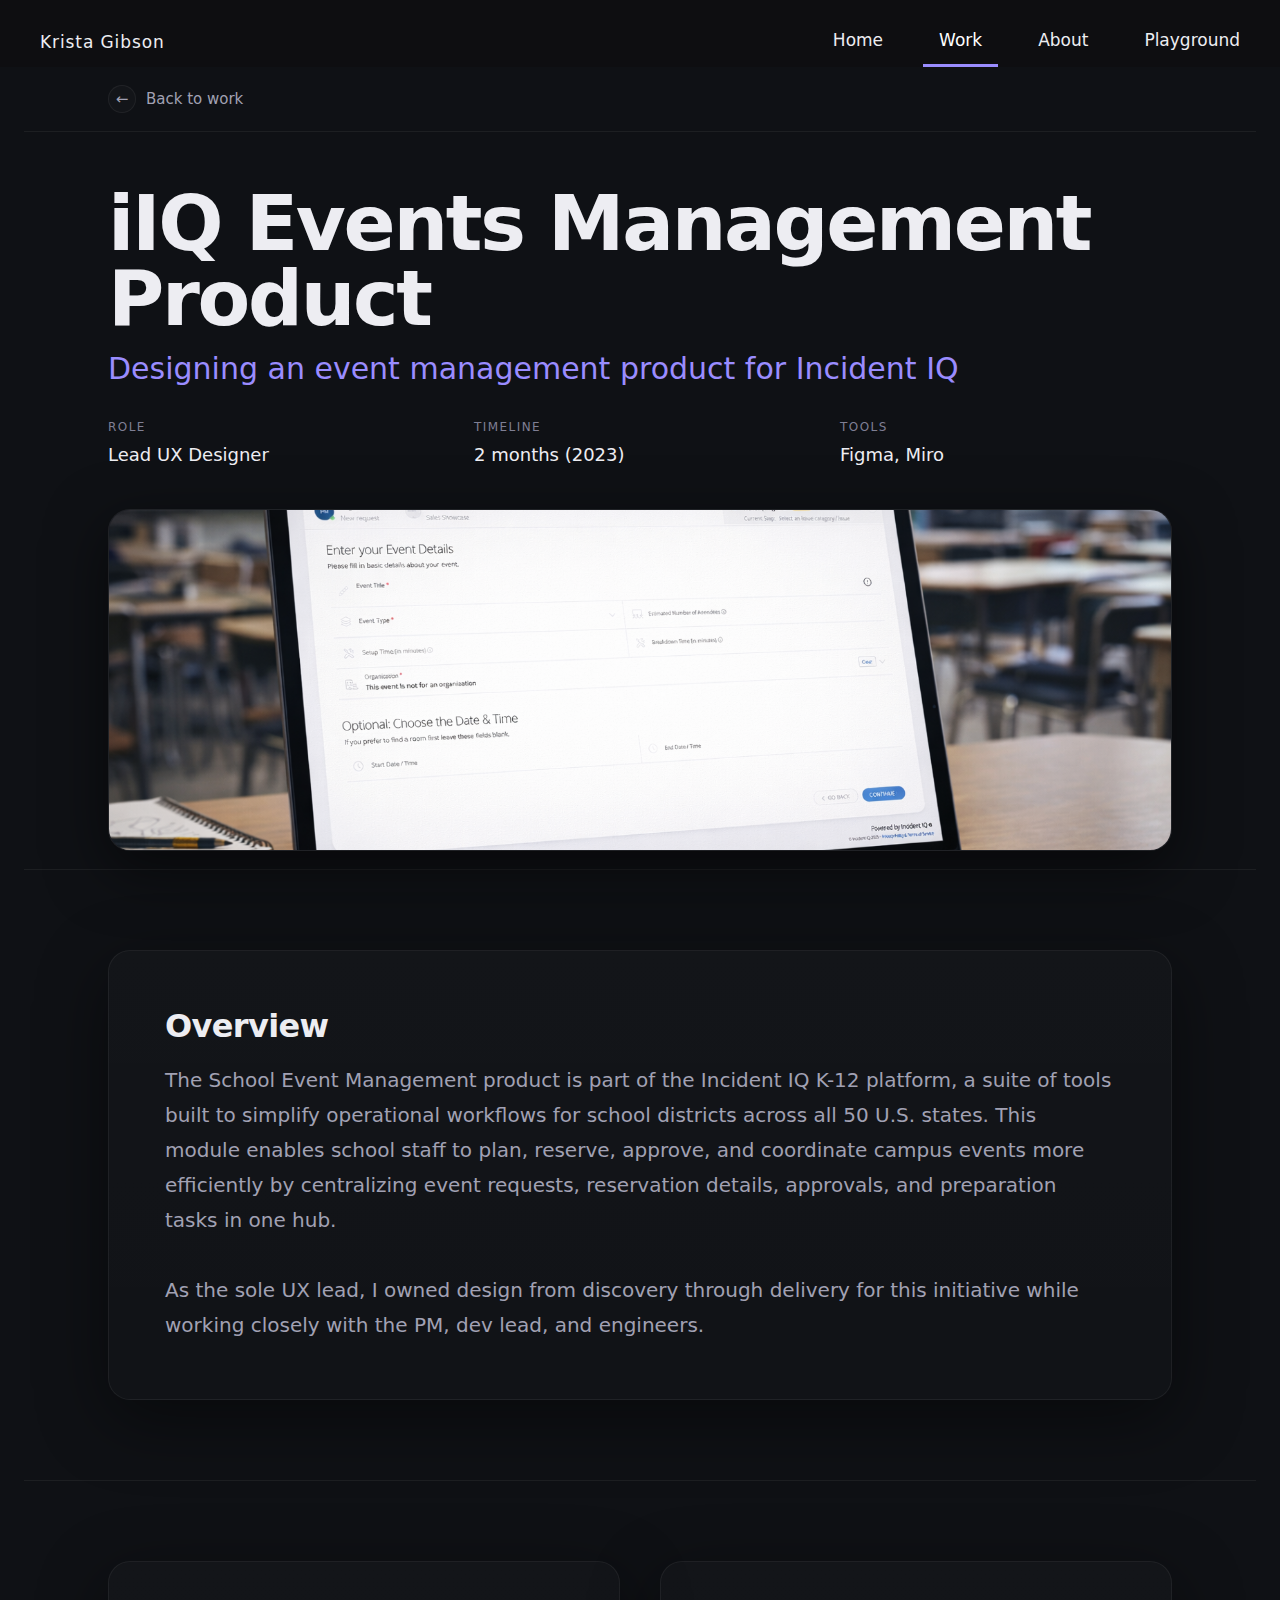
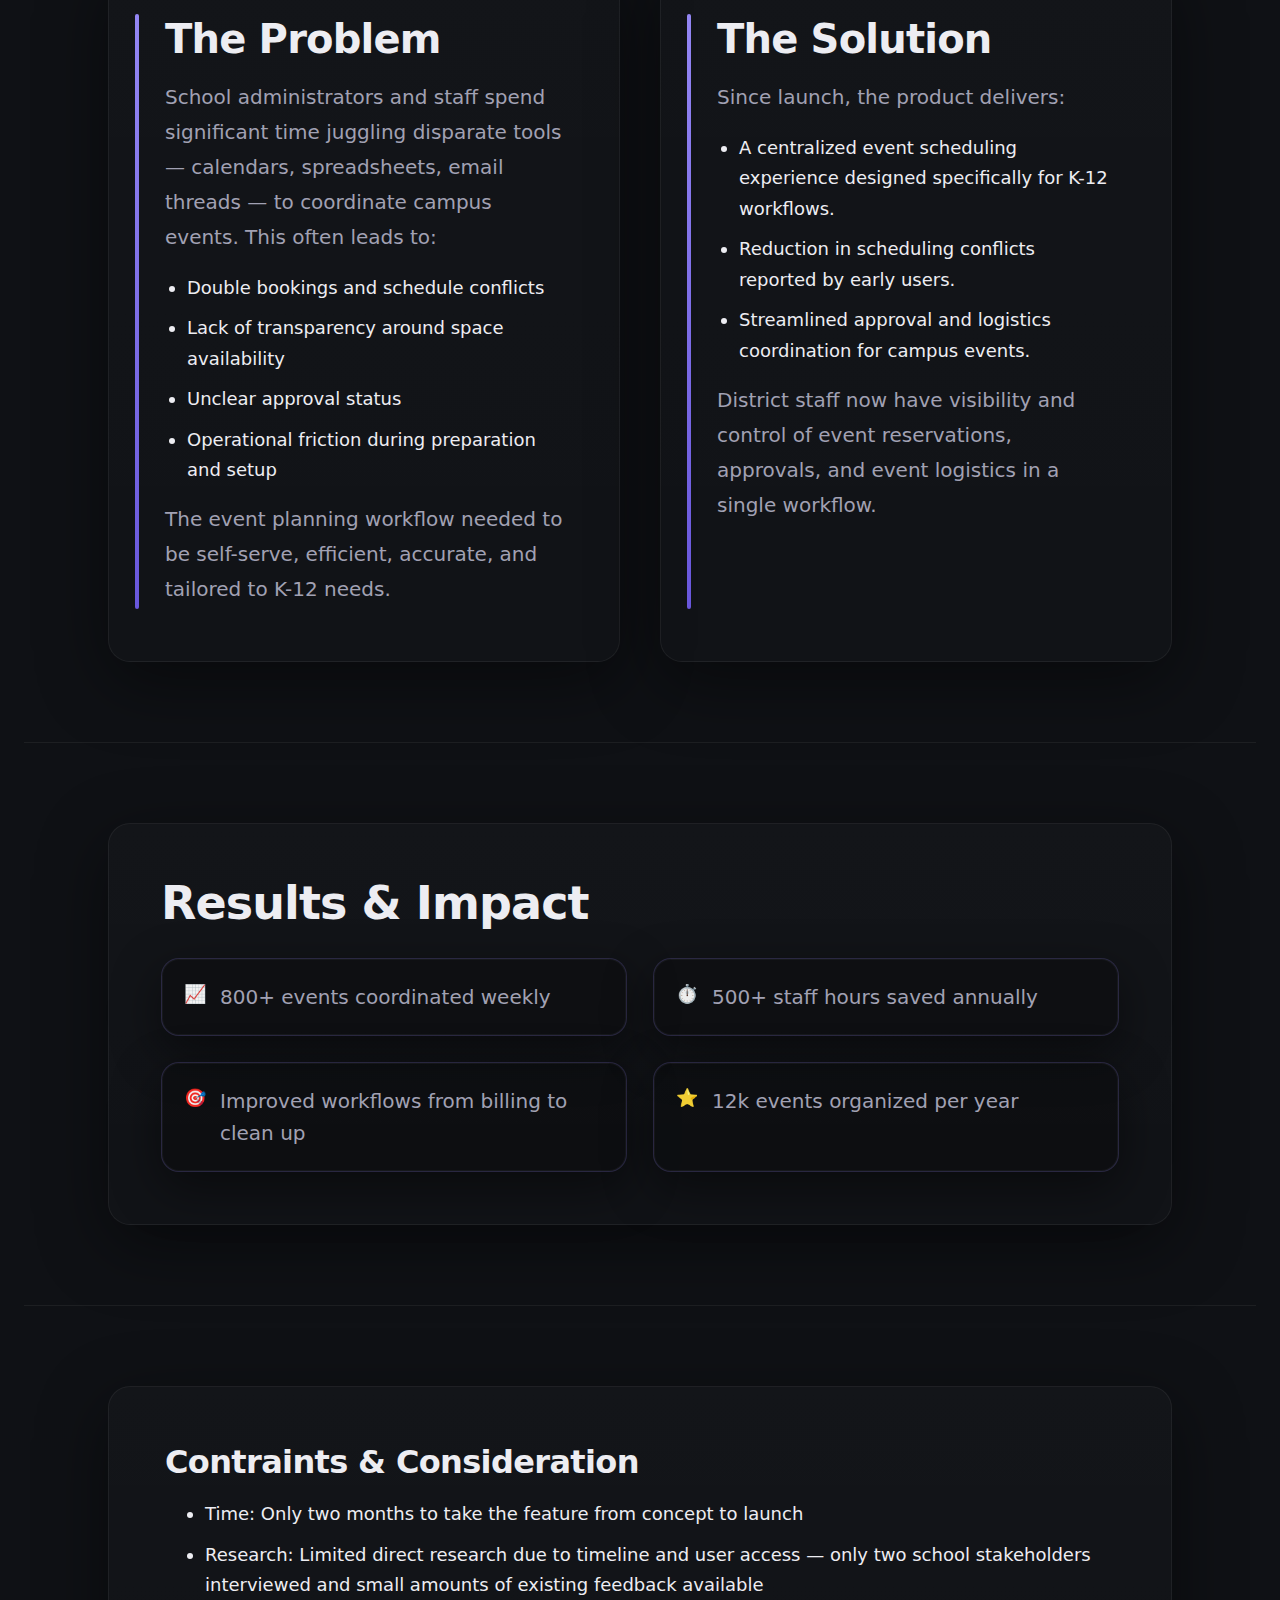
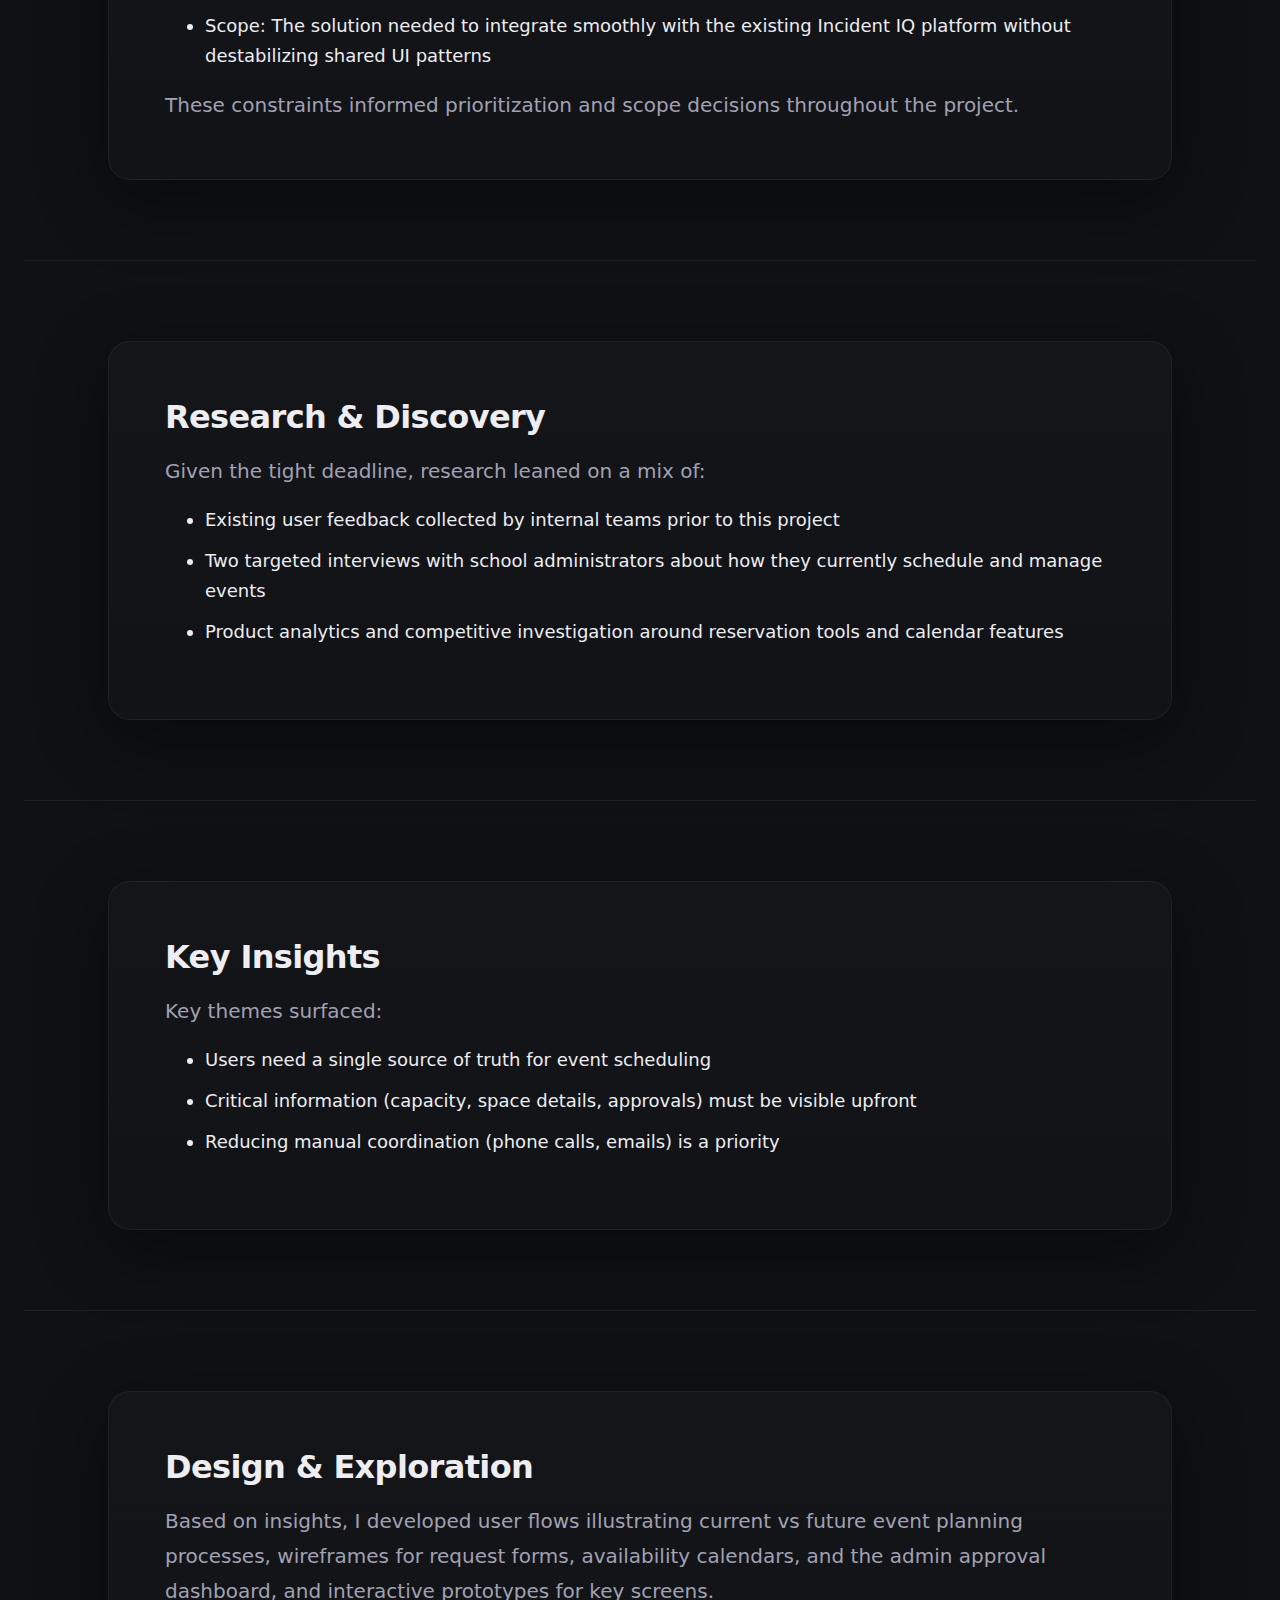
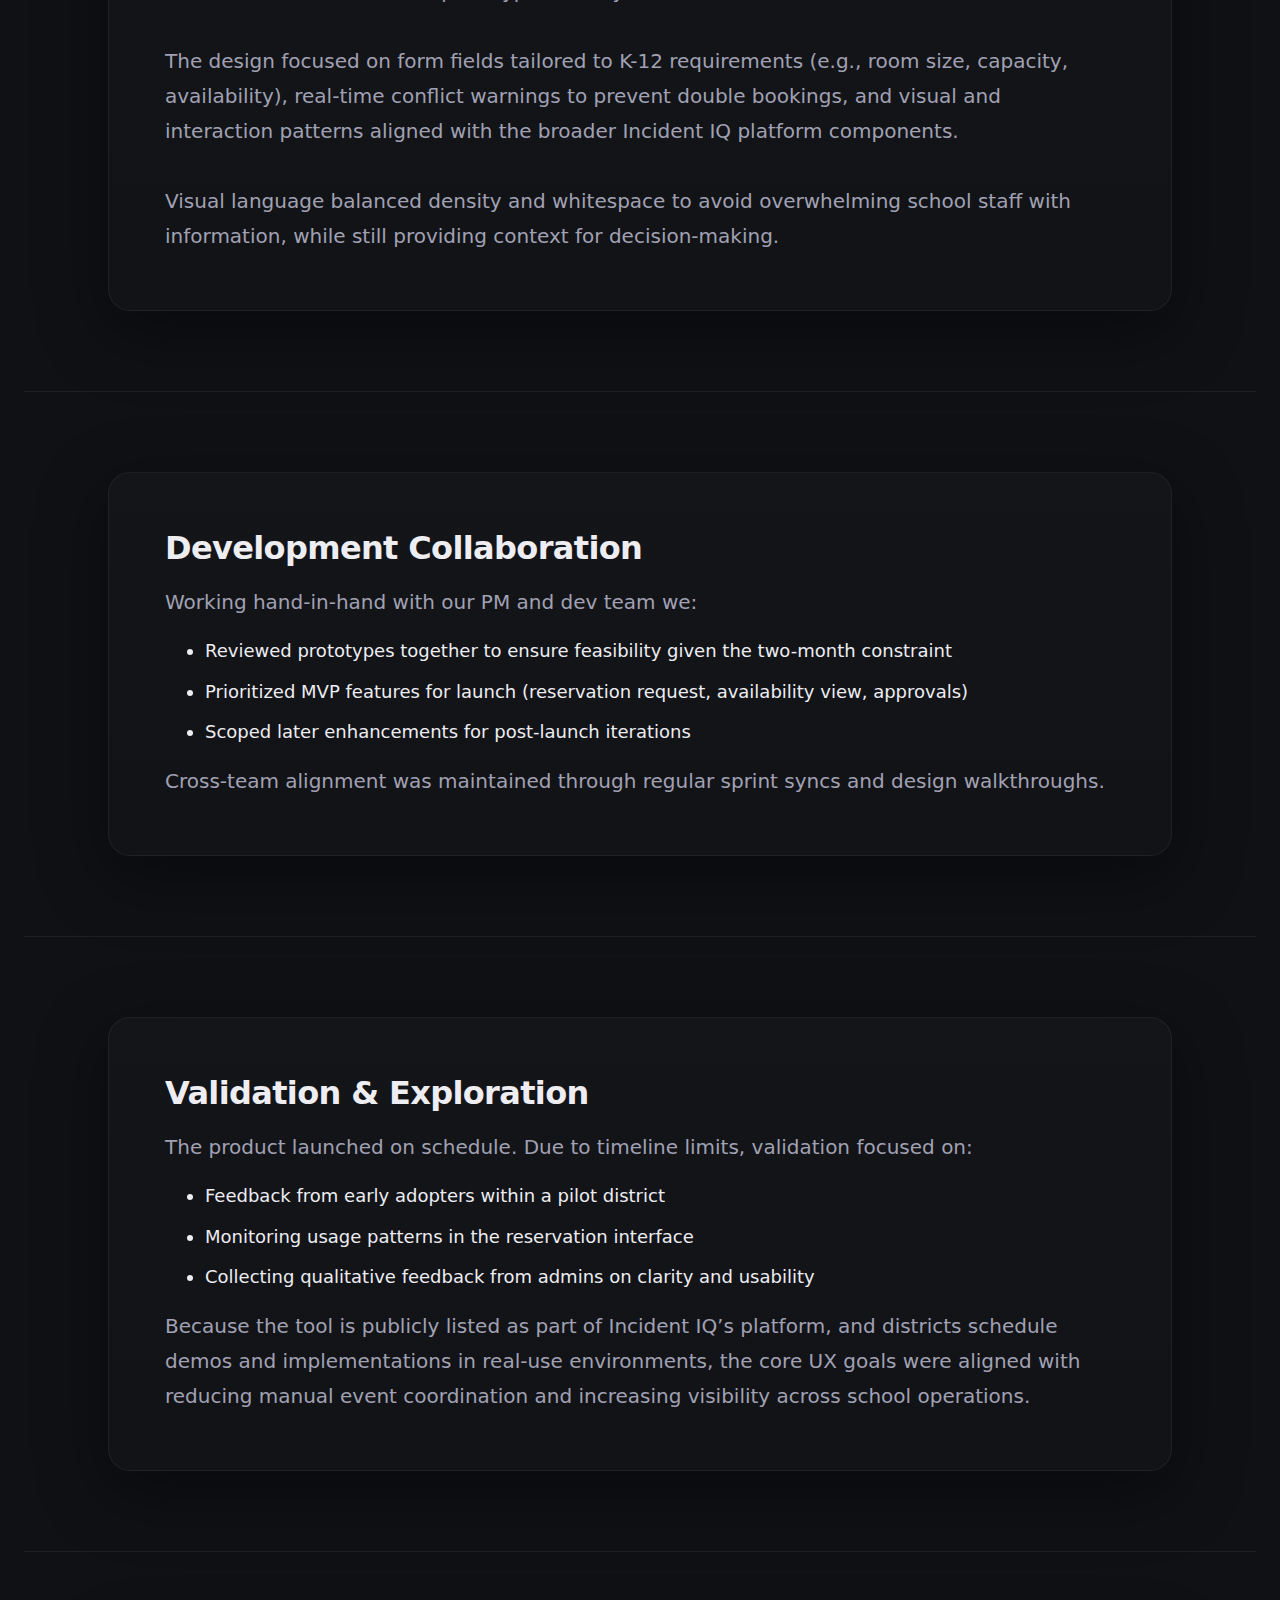
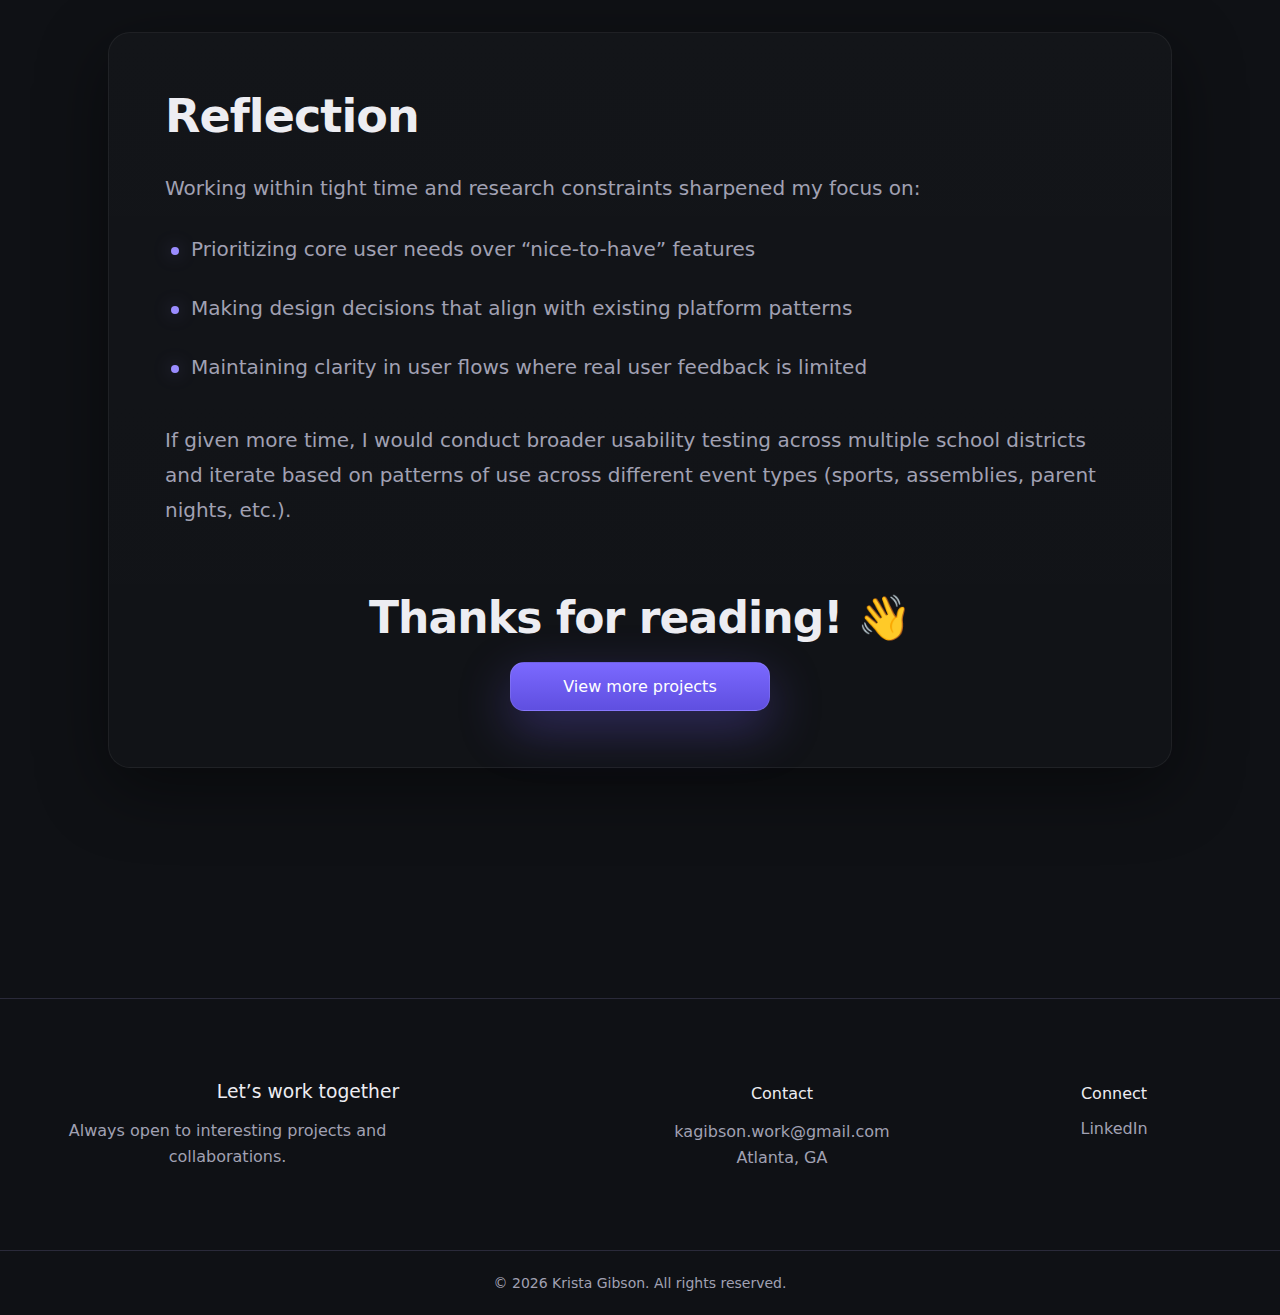
<file: iiqEventsProduct.html>
<!DOCTYPE html>
<html lang="en">
<head>
  <meta charset="UTF-8" />
  <meta name="viewport" content="width=device-width, initial-scale=1.0" />
  <title>Krista Gibson</title>

  <!-- CSS -->
  <link rel="stylesheet" href="style.css" />
  <link rel="stylesheet" href="caseStudy.css" />
</head>

<body>

 <div class="topnav">
  <div class="nav-name"> <a href=index.html>Krista Gibson</a></div>

<!-- Hamburger (new) -->
<button class="nav-toggle" aria-label="Open menu" aria-expanded="false">
  <span></span>
  <span></span>
  <span></span>
</button>

 <div class="nav-links">
  <a href="index.html">Home</a>
  <a class="active" href="work.html">Work</a>
  <a href="about.html">About</a>
  <a href="playground.html">Playground</a>
</div>
</div>

<!-- Mobile drawer -->
<div class="nav-overlay"></div>
<div class="mobile-nav">
  <a href="index.html">Home</a>
  <a class="active" href="work.html">Work</a>
  <a href="about.html">About</a>
  <a href="playground.html">Playground</a>
</div>

<div class="page-padding">

    <main class="cs">

        <!-- Top bar -->
        <div class="cs-topbar">
          <div class="cs-container">
            <a class="cs-back" href="work.html" aria-label="Back to work">
              <span class="cs-back__icon">←</span>
              <span>Back to work</span>
            </a>
          </div>
        </div>
    
        <!-- Hero -->
        <header class="cs-hero">
          <div class="cs-container">
            <div class="cs-hero__inner">
              <h1 class="cs-title">iIQ Events Management Product</h1>
              <p class="cs-subtitle">Designing an event management product for Incident IQ</p>
    
              <div class="cs-meta">
                <div class="cs-meta__item">
                  <div class="cs-meta__label">ROLE</div>
                  <div class="cs-meta__value">Lead UX Designer</div>
                </div>
    
                <div class="cs-meta__item">
                  <div class="cs-meta__label">TIMELINE</div>
                  <div class="cs-meta__value">2 months (2023)</div>
                </div>
    
                <div class="cs-meta__item">
                  <div class="cs-meta__label">TOOLS</div>
                  <div class="cs-meta__value">Figma, Miro</div>
                </div>
              </div>
            </div>
    
            <!-- Hero media -->
            <figure class="cs-heroMedia">
              <!-- Replace src with your image -->
              <img src="images/iIQevents.png" alt="Project hero mockup" />
            </figure>
          </div>
        </header>
    
        <!-- Overview -->
        <section class="cs-section">
          <div class="cs-container">
            <div class="cs-block">
              <h2 class="cs-h2">Overview</h2>
              <p class="cs-body">
                The School Event Management product is part of the Incident IQ K-12 platform, a suite of tools built to simplify
                 operational workflows for school districts across all 50 U.S. states. This module enables school
                  staff to plan, reserve, approve, and coordinate campus events more efficiently by centralizing 
                  event requests, reservation details, approvals, and preparation tasks in one hub. <br><br>As the
                   sole UX lead, I owned design from discovery through delivery for this initiative while working 
                   closely with the PM, dev lead, and engineers.
              </p>
            </div>
          </div>
        </section>
    
        <!-- Problem / Solution split -->
        <section class="cs-section">
          <div class="cs-container">
            <div class="cs-split">
              <article class="cs-splitCard">
                <div class="cs-splitCard__bar"></div>
                <h2 class="cs-h2 cs-h2--big">The Problem</h2>
                <p class="cs-body">
                    School administrators and staff spend significant time juggling disparate tools —
                     calendars, spreadsheets, email threads — to coordinate campus events. This often 
                     leads to:
                     <ul>
                        <li>Double bookings and schedule conflicts</li>
                        <li>Lack of transparency around space availability</li>
                        <li>Unclear approval status</li>
                        <li>Operational friction during preparation and setup</li>
                     </ul>
                     </p>
                     <p class="cs-body"> The event planning workflow needed to be self-serve, efficient, accurate, and 
                     tailored to K-12 needs.
                </p>
              </article>
    
              <article class="cs-splitCard">
                <div class="cs-splitCard__bar"></div>
                <h2 class="cs-h2 cs-h2--big">The Solution</h2>
                <p class="cs-body">
                    Since launch, the product delivers:
                    <ul>
                        <li>A centralized event scheduling experience designed specifically for K-12 workflows.</li>
                        <li>Reduction in scheduling conflicts reported by early users.</li>
                        <li>Streamlined approval and logistics coordination for campus events.</li>
                    </ul>
                    </p>
                <p class="cs-body">District staff now have visibility and control of event reservations, approvals,
                    and event logistics in a single workflow.</p> 
              </article>
            </div>
          </div>
        </section>
    
        <!-- Results & Impact -->
        <section class="cs-section">
          <div class="cs-container">
            <div class="cs-block cs-block--tight">
              <h2 class="cs-h2 cs-h2--bigTitle">Results &amp; Impact</h2>
    
              <div class="cs-impactGrid">
                <div class="cs-impactCard">
                  <div class="cs-impactCard__row">
                    <span class="cs-impactCard__icon" aria-hidden="true">📈</span>
                    <p class="cs-impactCard__text">800+ events coordinated weekly</p>
                  </div>
                </div>
    
                <div class="cs-impactCard">
                  <div class="cs-impactCard__row">
                    <span class="cs-impactCard__icon" aria-hidden="true">⏱️</span>
                    <p class="cs-impactCard__text">500+ staff hours saved annually</p>
                  </div>
                </div>
    
                <div class="cs-impactCard">
                  <div class="cs-impactCard__row">
                    <span class="cs-impactCard__icon" aria-hidden="true">🎯</span>
                    <p class="cs-impactCard__text">Improved workflows from billing to clean up</p>
                  </div>
                </div>
    
                <div class="cs-impactCard">
                  <div class="cs-impactCard__row">
                    <span class="cs-impactCard__icon" aria-hidden="true">⭐</span>
                    <p class="cs-impactCard__text">12k events organized per year</p>
                  </div>
                </div>
              </div>
            </div>
          </div>
        </section>

        <!--Constraints + Consideration-->
        <section class="cs-section">
            <div class="cs-container">
                <div class="cs-block">
                    <h2 class="cs-h2">Contraints & Consideration</h2>
                    <p class="cs-body">
                      <ul class="cs-list">
                        <li>Time: Only two months to take the feature from concept to launch</li>
                        <li>Research: Limited direct research due to timeline and user access — only
                             two school stakeholders interviewed and small amounts of existing feedback available</li>
                        <li>Scope: The solution needed to integrate smoothly with the existing Incident IQ platform 
                            without destabilizing shared UI patterns</li>
                      </ul>
                    </p>
                    <p class="cs-body">These constraints informed prioritization and scope decisions throughout the project.</p>                  
                </div>
            </div>
        </section>

        <!--Research + Discovery-->
        <section class="cs-section">
            <div class="cs-container">
              <div class="cs-block">
                  <h2 class="cs-h2">Research & Discovery</h2>
                  <p class="cs-body">
                    Given the tight deadline, research leaned on a mix of:
                       <ul class="cs-list">
                          <li>Existing user feedback collected by internal teams prior to this project</li>
                          <li>Two targeted interviews with school administrators about how they currently 
                            schedule and manage events</li>
                          <li>Product analytics and competitive investigation around reservation tools and calendar features</li>
                       </ul>
                  </p>
              </div>
            </div>
          </section>

        <!--Key Insights-->
        <section class="cs-section">
            <div class="cs-container">
                <div class="cs-block">
                    <h2 class="cs-h2">Key Insights</h2>
                    <p class="cs-body">
                      Key themes surfaced:
                      <ul class="cs-list">
                        <li>Users need a single source of truth for event scheduling</li>
                        <li>Critical information (capacity, space details, approvals) must be visible upfront</li>
                        <li>Reducing manual coordination (phone calls, emails) is a priority</li>
                      </ul>
                    </p>
                  </div>
            </div>
        </section>

        <!--Design + Exploration-->
        <section class="cs-section">
            <div class="cs-container">
              <div class="cs-block">
                  <h2 class="cs-h2">Design & Exploration</h2>
                  <p class="cs-body">
                    Based on insights, I developed user flows illustrating current vs future event planning 
                    processes, wireframes for request forms, availability calendars, and the admin approval 
                    dashboard, and interactive prototypes for key screens.
                       <br><br>The design focused on form fields tailored to K-12 requirements (e.g., 
                       room size, capacity, availability), real-time conflict warnings to prevent double bookings,
                       and visual and interaction patterns aligned with the broader Incident IQ platform components.
                       <br><br> Visual language balanced density and whitespace to avoid overwhelming school staff with
                        information, while still providing context for decision-making.
                  </p>
              </div>
            </div>
          </section>

        <!--Development Collaboration-->
        <section class="cs-section">
            <div class="cs-container">
                <div class="cs-block">
                    <h2 class="cs-h2">Development Collaboration</h2>
                    <p class="cs-body">
                      Working hand-in-hand with our PM and dev team we:
                      <ul class="cs-list">
                        <li>Reviewed prototypes together to ensure feasibility given the two-month constraint</li>
                        <li>Prioritized MVP features for launch (reservation request, availability view, approvals)</li>
                        <li>Scoped later enhancements for post-launch iterations</li>
                      </ul>
                    </p>
                    <p class="cs-body">
                        Cross-team alignment was maintained through regular sprint syncs and design walkthroughs.
                    </p>
                  </div>
            </div>
        </section>

        <!--Validation & Exploration-->
        <section class="cs-section">
            <div class="cs-container">
                <div class="cs-block">
                    <h2 class="cs-h2">Validation & Exploration</h2>
                    <p class="cs-body">
                        The product launched on schedule. Due to timeline limits, validation focused on:
                        <ul class="cs-list">
                            <li>Feedback from early adopters within a pilot district</li>
                            <li>Monitoring usage patterns in the reservation interface</li>
                            <li>Collecting qualitative feedback from admins on clarity and usability</li>
                        </ul>
                    </p>
                    <p class="cs-body">Because the tool is publicly listed as part of Incident IQ’s platform,
                        and districts schedule demos and implementations in real-use environments, the core UX
                         goals were aligned with reducing manual event coordination and increasing visibility across 
                         school operations.</p>
                  </div>
            </div>
        </section>
    
        <!-- Reflection + CTA -->
        <section class="cs-section cs-section--last">
          <div class="cs-container">
            <div class="cs-block">
              <h2 class="cs-h2 cs-h2--bigTitle">Reflection</h2>
                <p class="cs-body">Working within tight time and research constraints sharpened my focus on:</p>
              <ul class="cs-bullets">
                <li>Prioritizing core user needs over “nice-to-have” features</li>
                <li>Making design decisions that align with existing platform patterns</li>
                <li>Maintaining clarity in user flows where real user feedback is limited</li>
              </ul>
              <br><br>
                <p class="cs-body">If given more time, I would conduct broader usability testing across multiple school districts and iterate based on patterns of use across different
                     event types (sports, assemblies, parent nights, etc.).</p>
              <div class="cs-cta">
                <h3 class="cs-cta__title">Thanks for reading! <span aria-hidden="true">👋</span></h3>
                <a class="cs-button" href="work.html">View more projects</a>
              </div>
            </div>
          </div>
        </section>
    
      </main>

</div>
<footer class="site-footer">
    <div class="footer-content">
  
      <div class="footer-col">
        <h3>Let’s work together</h3>
        <p>Always open to interesting projects and collaborations.</p>
      </div>
  
      <div class="footer-col">
        <h4>Contact</h4>
        <p>kagibson.work@gmail.com<br>Atlanta, GA</p>
      </div>
  
      <div class="footer-col">
        <h4>Connect</h4>
        <ul>
          <li><a href="#https://www.linkedin.com/in/krista-gibson/">LinkedIn</a></li>
        </ul>
      </div>
  
    </div>
  
    <div class="footer-bottom">
      © 2026 Krista Gibson. All rights reserved.
    </div>
  </footer>
  
  
    <!-- JS -->
    <script src="hero-ambient.js"></script>
  </body>
  </html>
</file>
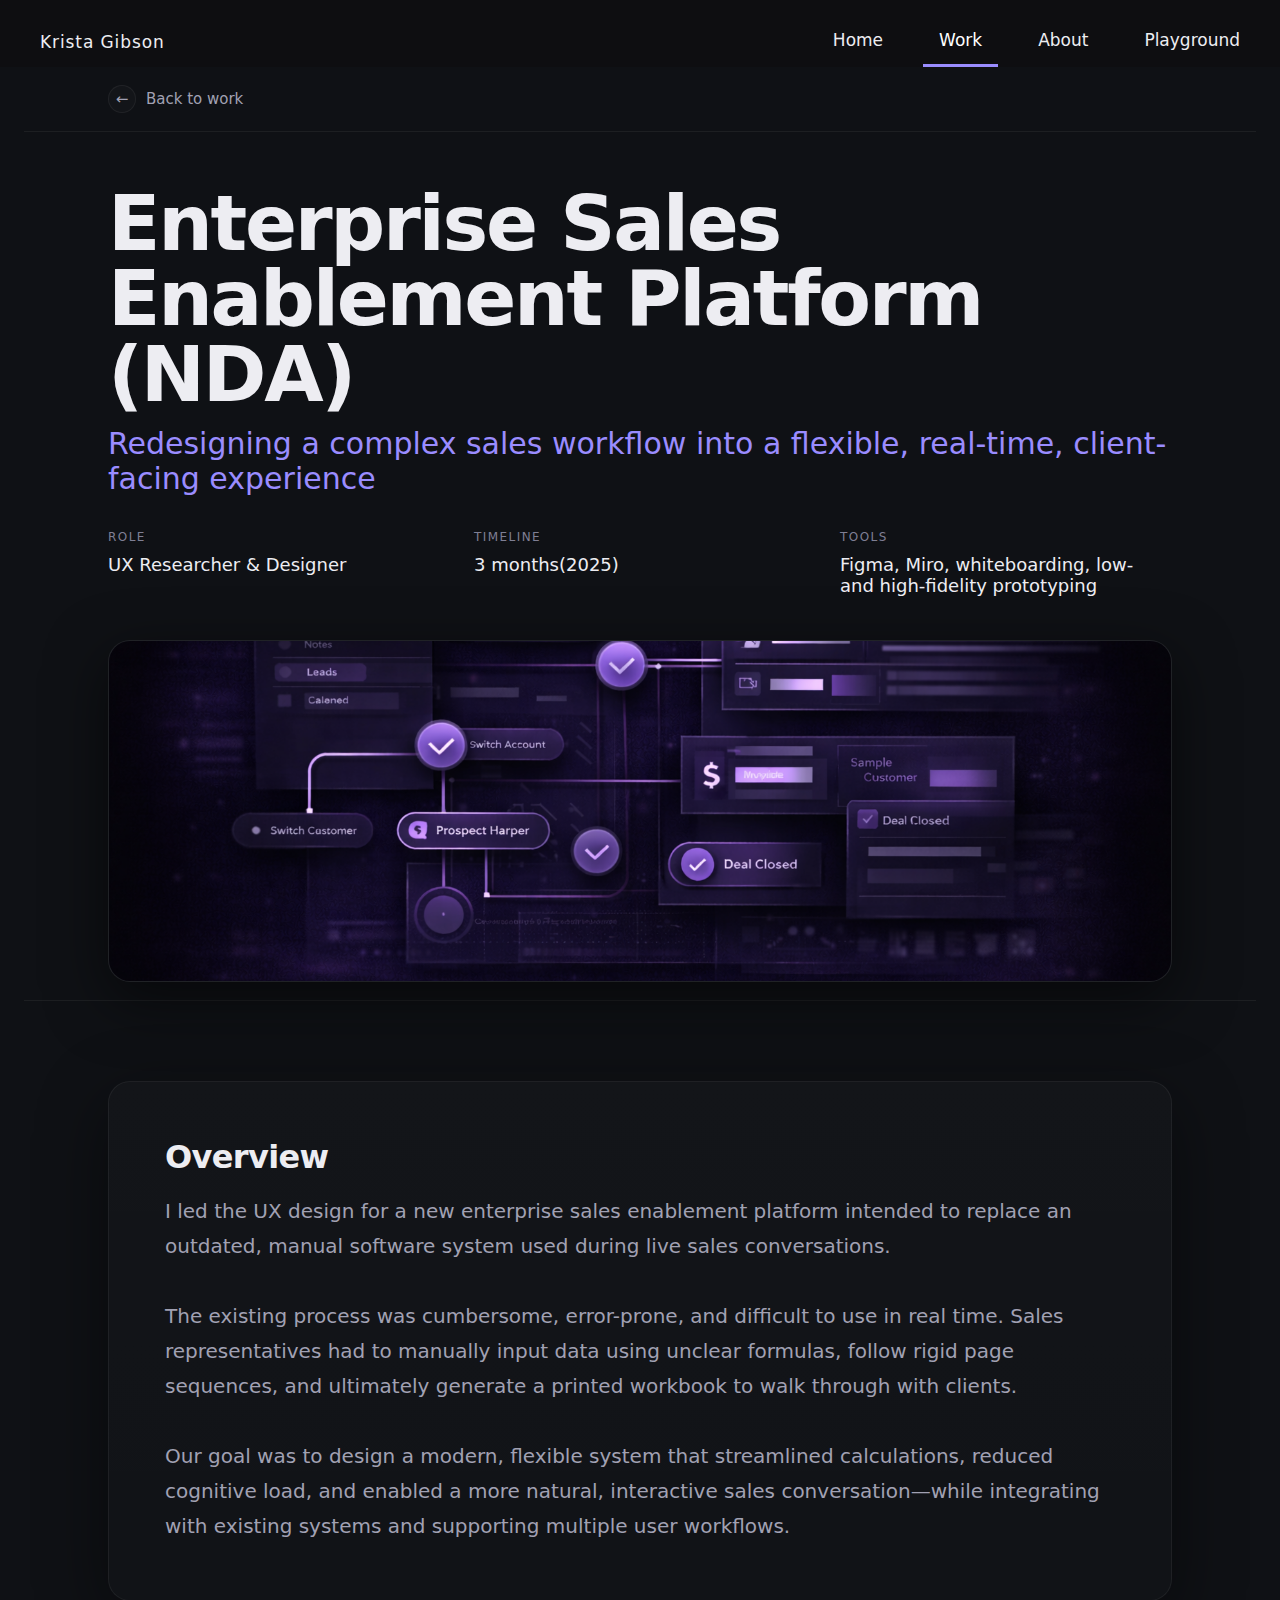
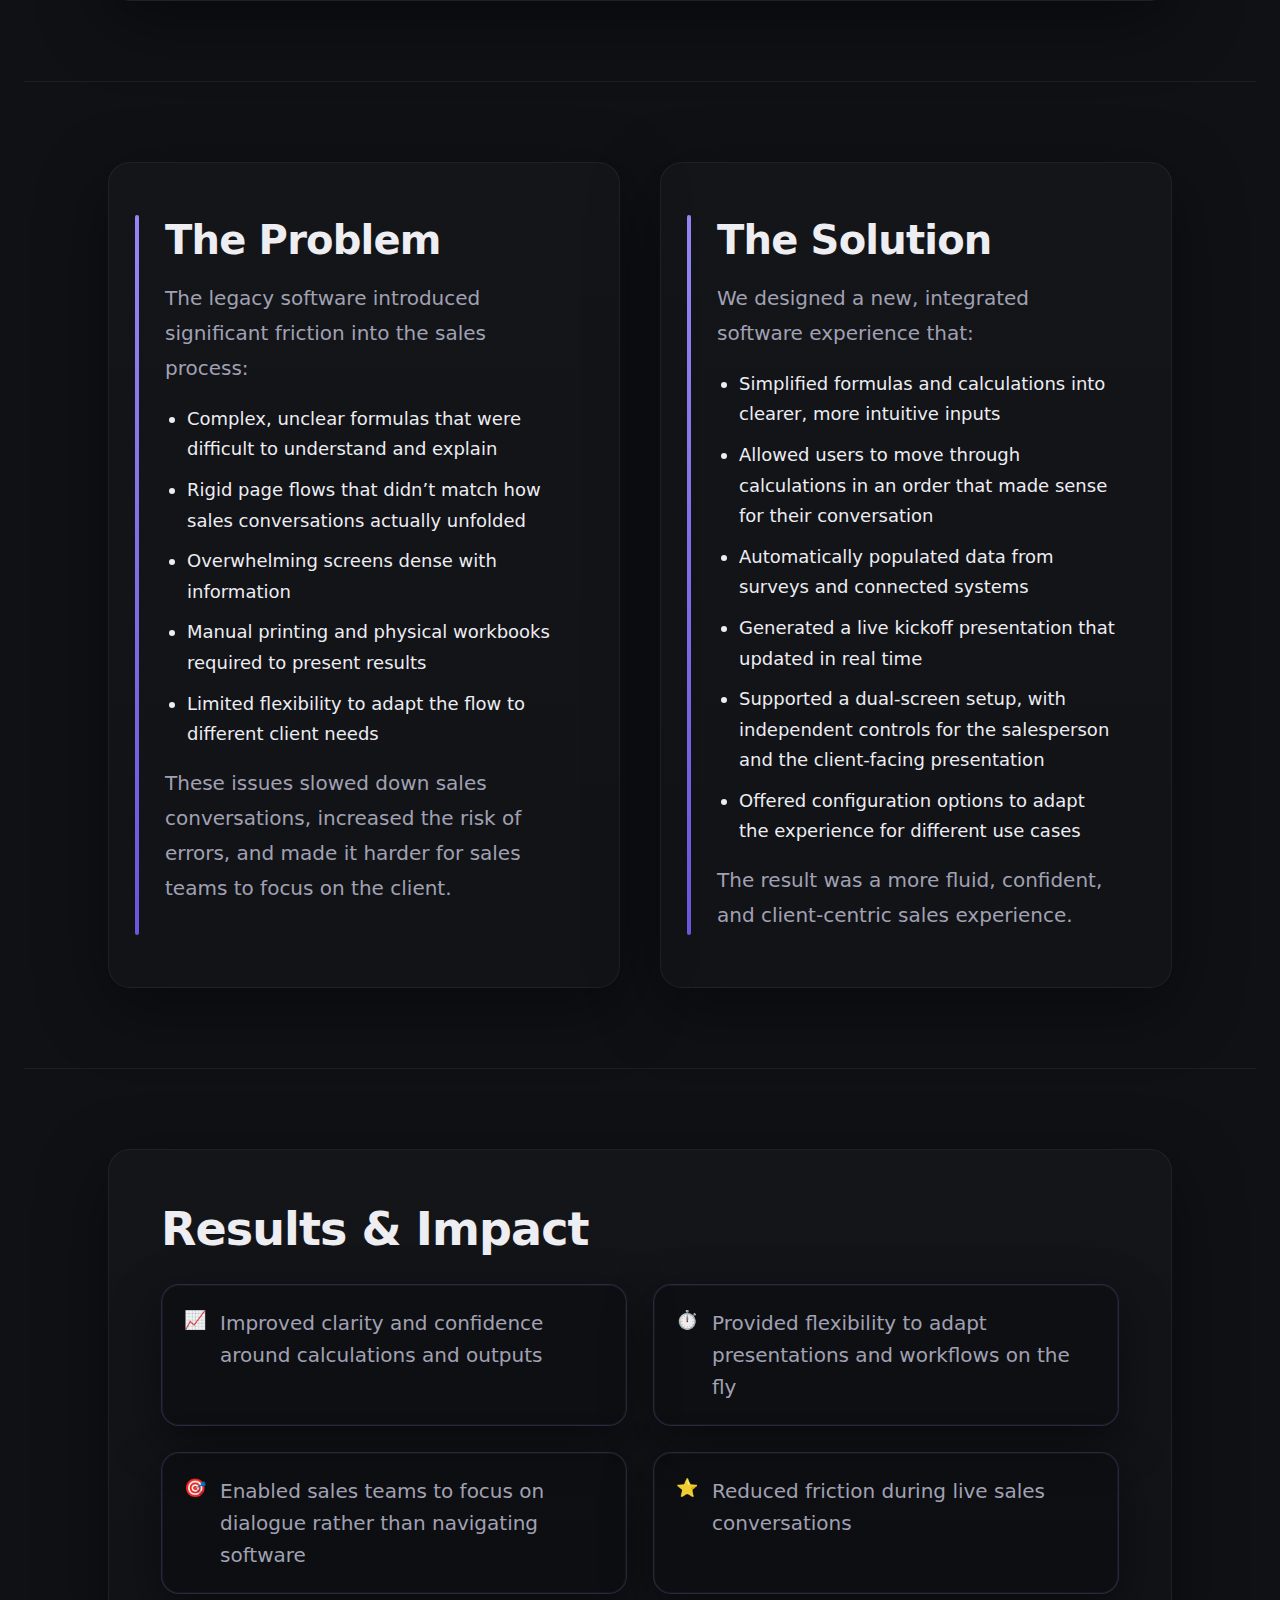
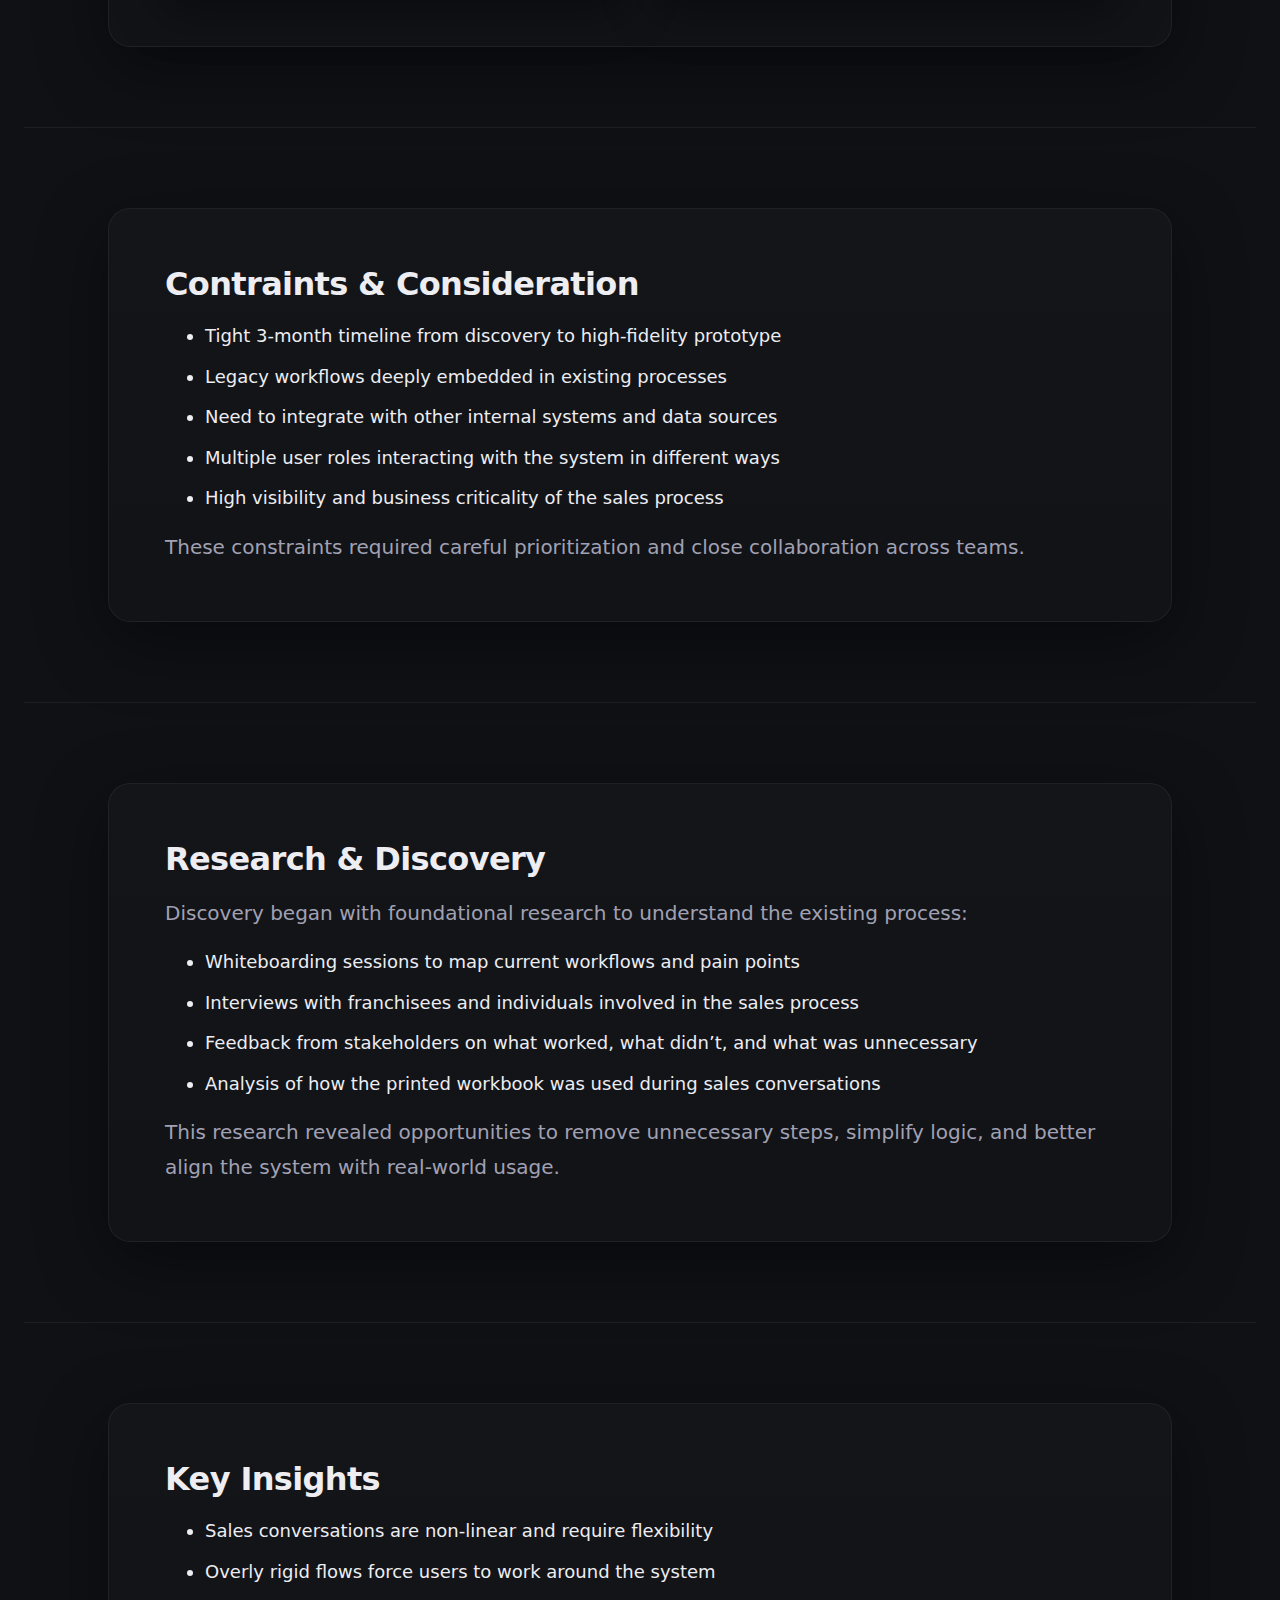
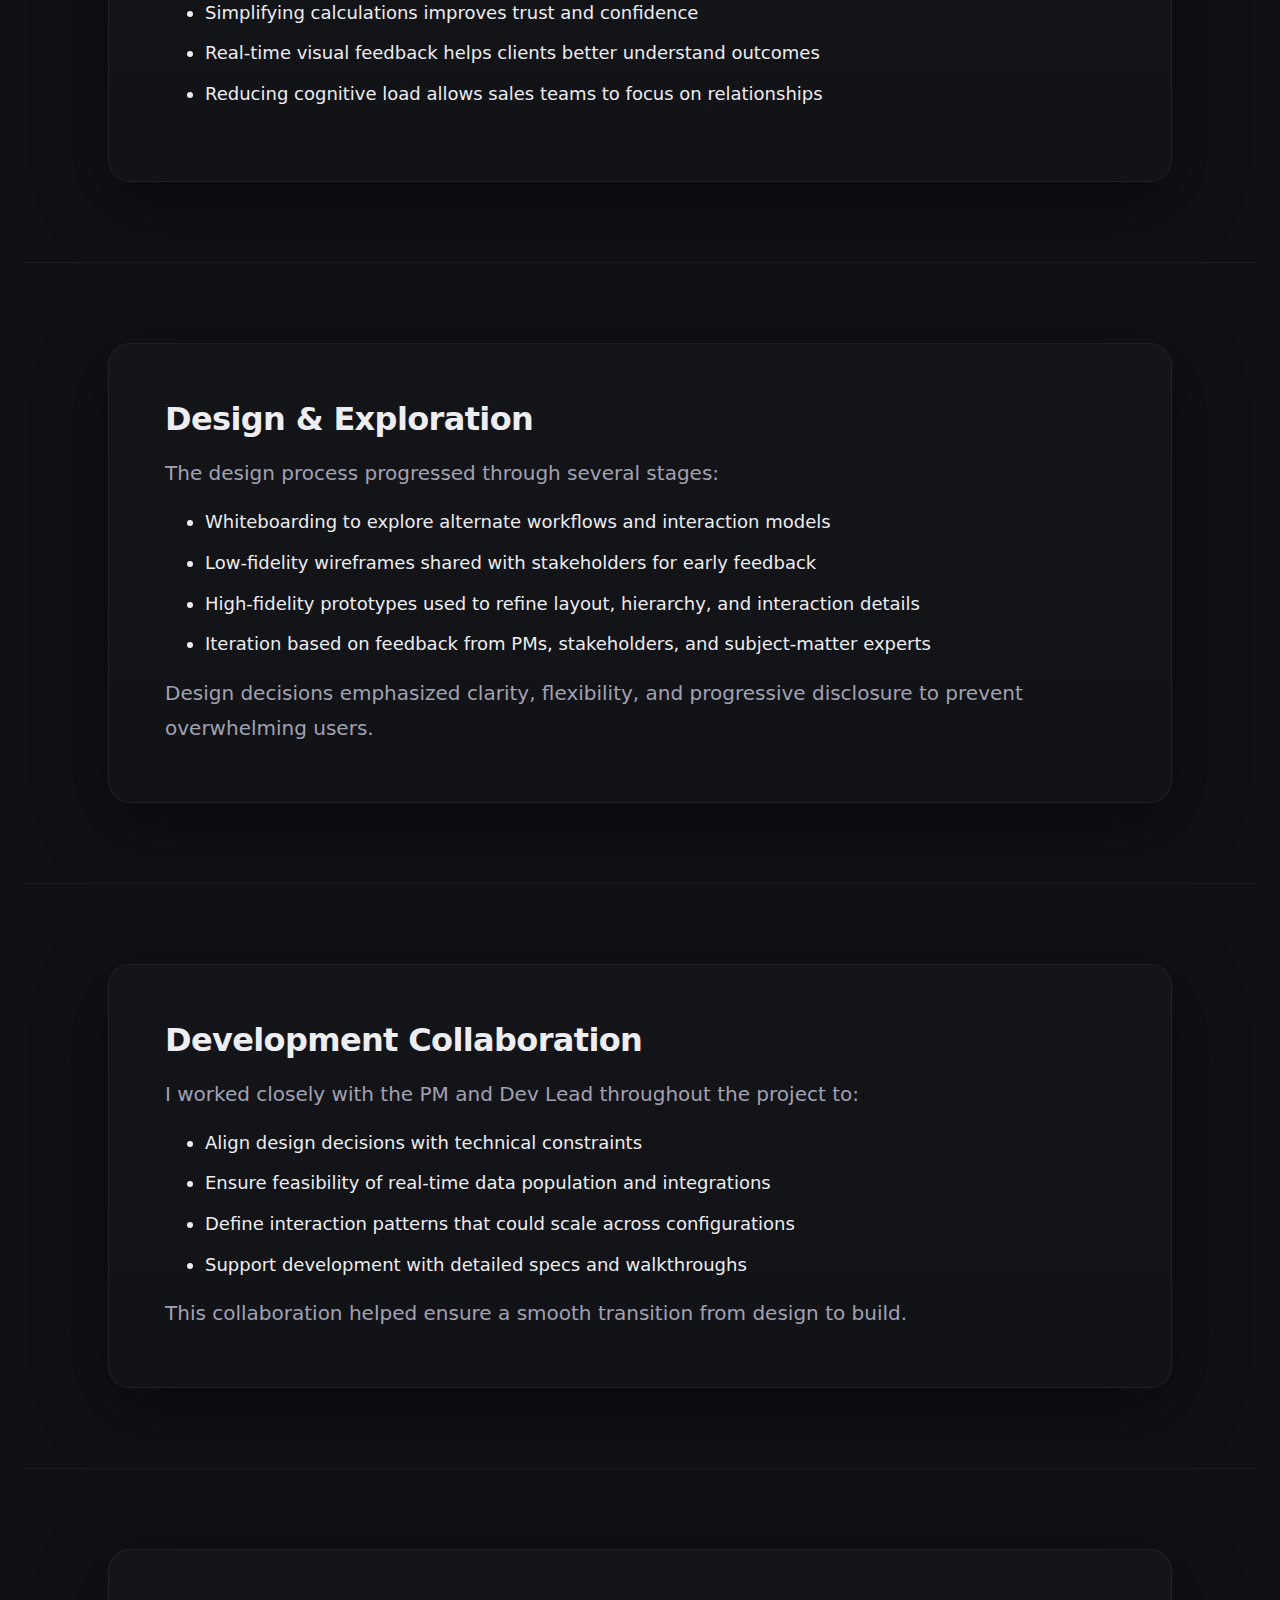
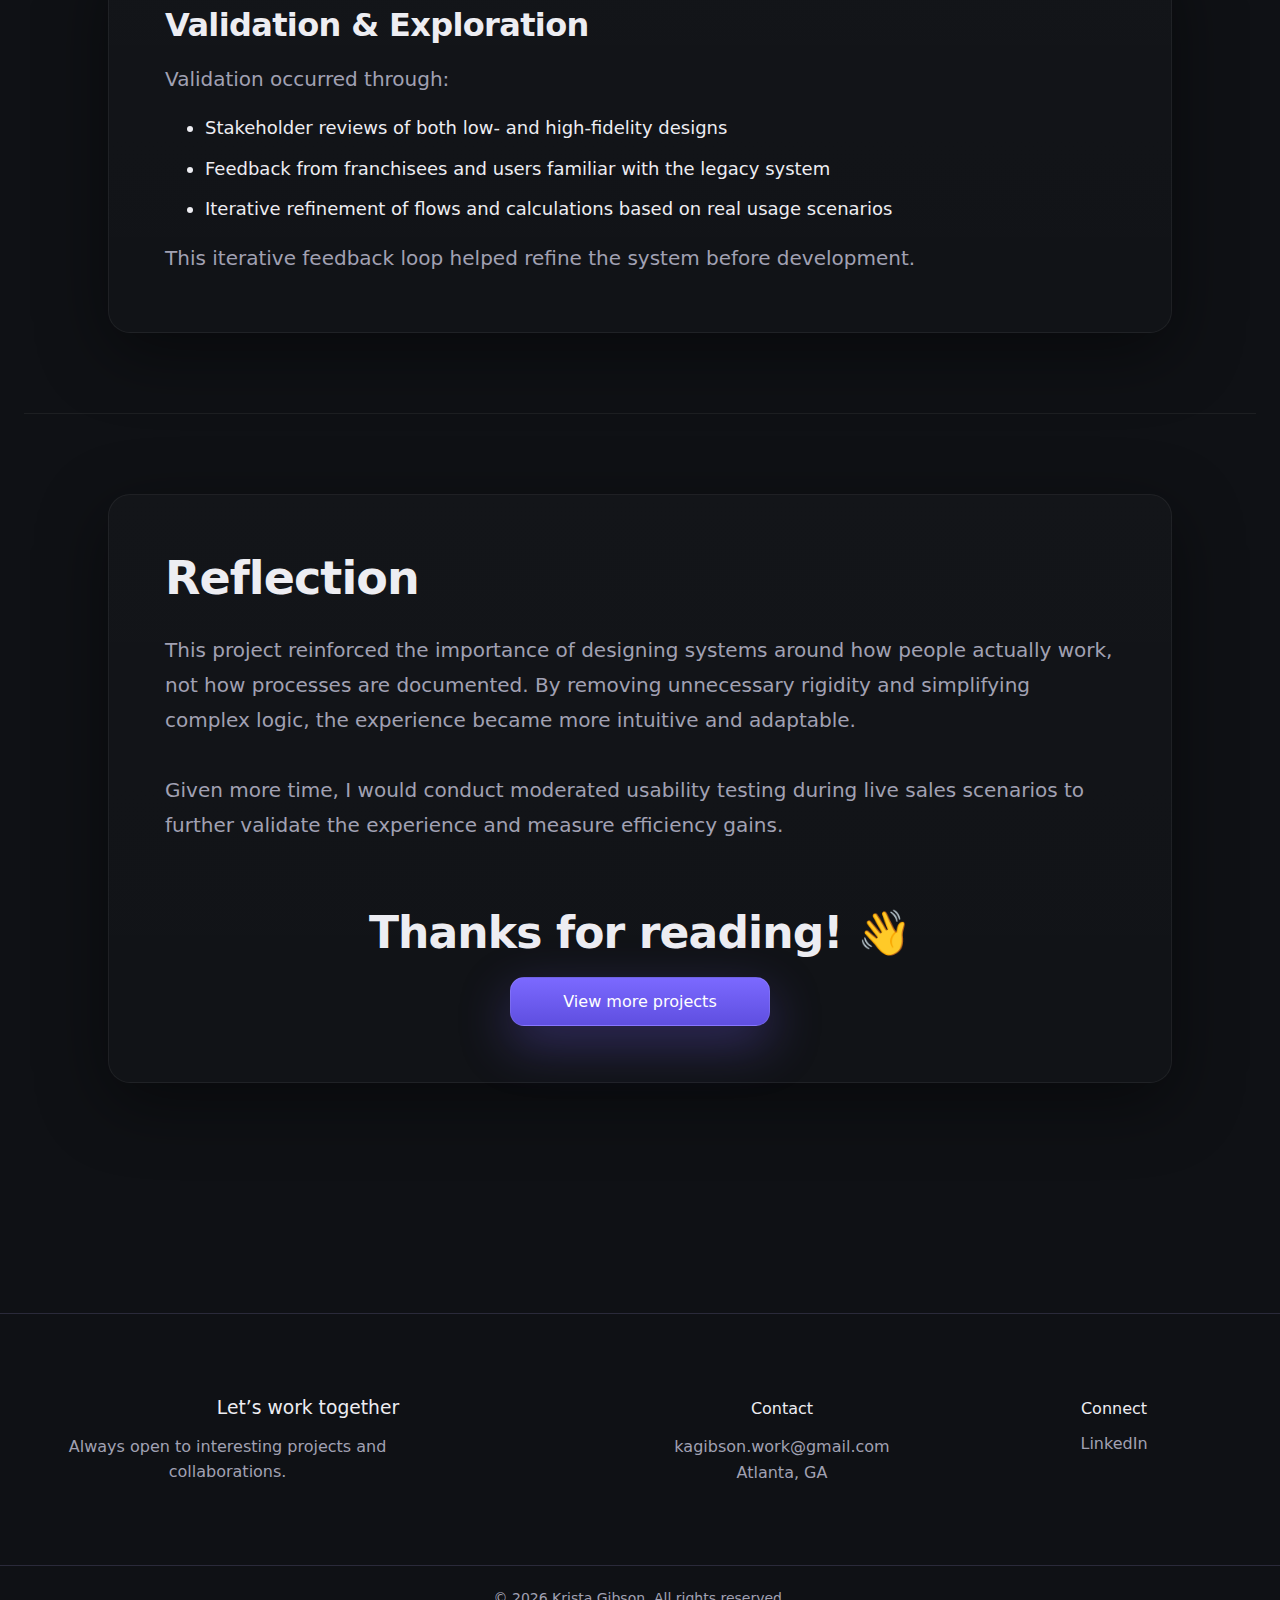
<file: LegacySystemRedesign.html>
<!DOCTYPE html>
<html lang="en">
<head>
  <meta charset="UTF-8" />
  <meta name="viewport" content="width=device-width, initial-scale=1.0" />
  <title>Krista Gibson</title>

  <!-- CSS -->
  <link rel="stylesheet" href="style.css" />
  <link rel="stylesheet" href="caseStudy.css" />
</head>

<body>

 <div class="topnav">
  <div class="nav-name"> <a href=index.html>Krista Gibson</a></div>

<!-- Hamburger (new) -->
<button class="nav-toggle" aria-label="Open menu" aria-expanded="false">
  <span></span>
  <span></span>
  <span></span>
</button>

 <div class="nav-links">
  <a href="index.html">Home</a>
  <a class="active" href="work.html">Work</a>
  <a href="about.html">About</a>
  <a href="playground.html">Playground</a>
</div>
</div>

<!-- Mobile drawer -->
<div class="nav-overlay"></div>
<div class="mobile-nav">
  <a href="index.html">Home</a>
  <a class="active" href="work.html">Work</a>
  <a href="about.html">About</a>
  <a href="playground.html">Playground</a>
</div>

<div class="page-padding">

    <main class="cs">

        <!-- Top bar -->
        <div class="cs-topbar">
          <div class="cs-container">
            <a class="cs-back" href="work.html" aria-label="Back to work">
              <span class="cs-back__icon">←</span>
              <span>Back to work</span>
            </a>
          </div>
        </div>
    
        <!-- Hero -->
        <header class="cs-hero">
          <div class="cs-container">
            <div class="cs-hero__inner">
              <h1 class="cs-title">Enterprise Sales Enablement Platform (NDA)</h1>
              <p class="cs-subtitle">Redesigning a complex sales workflow into a flexible, real-time, client-facing experience</p>
    
              <div class="cs-meta">
                <div class="cs-meta__item">
                  <div class="cs-meta__label">ROLE</div>
                  <div class="cs-meta__value">UX Researcher & Designer</div>
                </div>
    
                <div class="cs-meta__item">
                  <div class="cs-meta__label">TIMELINE</div>
                  <div class="cs-meta__value">3 months(2025)</div>
                </div>
    
                <div class="cs-meta__item">
                  <div class="cs-meta__label">TOOLS</div>
                  <div class="cs-meta__value">Figma, Miro, whiteboarding, low- and high-fidelity prototyping</div>
                </div>
              </div>
            </div>
    
            <!-- Hero media -->
            <figure class="cs-heroMedia">
              <!-- Replace src with your image -->
              <img src="images/salesPlatform.png" alt="hero mockup" />
            </figure>
          </div>
        </header>
    
        <!-- Overview -->
        <section class="cs-section">
          <div class="cs-container">
            <div class="cs-block">
              <h2 class="cs-h2">Overview</h2>
              <p class="cs-body">
                I led the UX design for a new enterprise sales enablement platform intended to replace an 
                outdated, manual software system used during live sales conversations.
                <br><br>
                The existing process was cumbersome, error-prone, and difficult to use in real time. Sales 
                representatives had to manually input data using unclear formulas, follow rigid page sequences, 
                and ultimately generate a printed workbook to walk through with clients.
                <br><br>
                Our goal was to design a modern, flexible system that streamlined calculations, reduced cognitive 
                load, and enabled a more natural, interactive sales conversation—while integrating with existing 
                systems and supporting multiple user workflows.
              </p>
            </div>
          </div>
        </section>
    
        <!-- Problem / Solution split -->
        <section class="cs-section">
          <div class="cs-container">
            <div class="cs-split">
              <article class="cs-splitCard">
                <div class="cs-splitCard__bar"></div>
                <h2 class="cs-h2 cs-h2--big">The Problem</h2>
                <p class="cs-body">
                    The legacy software introduced significant friction into the sales process:
                    <ul>
                        <li>Complex, unclear formulas that were difficult to understand and explain</li>
                        <li>Rigid page flows that didn’t match how sales conversations actually unfolded</li>
                        <li>Overwhelming screens dense with information</li>
                        <li>Manual printing and physical workbooks required to present results</li>
                        <li>Limited flexibility to adapt the flow to different client needs</li>
                    </ul>
                     </p>
                     <p class="cs-body">
                        These issues slowed down sales conversations, increased the risk of errors, and made it harder 
                        for sales teams to focus on the client.
                     </p>
              </article>
    
              <article class="cs-splitCard">
                <div class="cs-splitCard__bar"></div>
                <h2 class="cs-h2 cs-h2--big">The Solution</h2>
                <p class="cs-body">
                    We designed a new, integrated software experience that:
                    <ul>
                        <li>Simplified formulas and calculations into clearer, more intuitive inputs</li>
                        <li>Allowed users to move through calculations in an order that made sense for their conversation</li>
                        <li>Automatically populated data from surveys and connected systems</li>
                        <li>Generated a live kickoff presentation that updated in real time</li>
                        <li>Supported a dual-screen setup, with independent controls for the salesperson and the client-facing presentation</li>
                        <li>Offered configuration options to adapt the experience for different use cases</li>
                    </ul>
                    </p>
                <p class="cs-body">The result was a more fluid, confident, and client-centric sales experience.</p> 
              </article>
            </div>
          </div>
        </section>
    
        <!-- Results & Impact -->
        <section class="cs-section">
          <div class="cs-container">
            <div class="cs-block cs-block--tight">
              <h2 class="cs-h2 cs-h2--bigTitle">Results &amp; Impact</h2>
    
              <div class="cs-impactGrid">
                <div class="cs-impactCard">
                  <div class="cs-impactCard__row">
                    <span class="cs-impactCard__icon" aria-hidden="true">📈</span>
                    <p class="cs-impactCard__text">Improved clarity and confidence around calculations and outputs</p>
                  </div>
                </div>
    
                <div class="cs-impactCard">
                  <div class="cs-impactCard__row">
                    <span class="cs-impactCard__icon" aria-hidden="true">⏱️</span>
                    <p class="cs-impactCard__text">Provided flexibility to adapt presentations and workflows on the fly</p>
                  </div>
                </div>
    
                <div class="cs-impactCard">
                  <div class="cs-impactCard__row">
                    <span class="cs-impactCard__icon" aria-hidden="true">🎯</span>
                    <p class="cs-impactCard__text">Enabled sales teams to focus on dialogue rather than navigating software</p>
                  </div>
                </div>
    
                <div class="cs-impactCard">
                  <div class="cs-impactCard__row">
                    <span class="cs-impactCard__icon" aria-hidden="true">⭐</span>
                    <p class="cs-impactCard__text">Reduced friction during live sales conversations</p>
                  </div>
                </div>
              </div>
            </div>
          </div>
        </section>

        <!--Constraints + Consideration-->
        <section class="cs-section">
            <div class="cs-container">
                <div class="cs-block">
                    <h2 class="cs-h2">Contraints & Consideration</h2>
                    <p class="cs-body">
                      <ul class="cs-list">
                        <li>Tight 3-month timeline from discovery to high-fidelity prototype</li>
                        <li>Legacy workflows deeply embedded in existing processes</li>
                        <li>Need to integrate with other internal systems and data sources</li>
                        <li>Multiple user roles interacting with the system in different ways</li>
                        <li>High visibility and business criticality of the sales process</li>
                      </ul>
                    </p>   
                    <p class="cs-body">These constraints required careful prioritization and close collaboration across teams.</p>         
                </div>
            </div>
        </section>

        <!--Research + Discovery-->
        <section class="cs-section">
            <div class="cs-container">
              <div class="cs-block">
                  <h2 class="cs-h2">Research & Discovery</h2>
                  <p class="cs-body">
                    Discovery began with foundational research to understand the existing process:
                       <ul class="cs-list">
                          <li>Whiteboarding sessions to map current workflows and pain points</li>
                          <li>Interviews with franchisees and individuals involved in the sales process</li>
                          <li>Feedback from stakeholders on what worked, what didn’t, and what was unnecessary</li>
                          <li>Analysis of how the printed workbook was used during sales conversations</li>
                       </ul>
                  </p>
                  <p class="cs-body">
                    This research revealed opportunities to remove unnecessary steps, simplify logic, and better align the system with real-world usage.
                  </p>
                </div>
            </div>
          </section>

        <!--Key Insights-->
        <section class="cs-section">
            <div class="cs-container">
                <div class="cs-block">
                    <h2 class="cs-h2">Key Insights</h2>
                    <p class="cs-body">
                      <ul class="cs-list">
                        <li>Sales conversations are non-linear and require flexibility</li>
                        <li>Overly rigid flows force users to work around the system</li>
                        <li>Simplifying calculations improves trust and confidence</li>
                        <li>Real-time visual feedback helps clients better understand outcomes</li>
                        <li>Reducing cognitive load allows sales teams to focus on relationships</li>
                      </ul>
                    </p>
                  </div>
            </div>
        </section>

        <!--Design + Exploration-->
        <section class="cs-section">
            <div class="cs-container">
              <div class="cs-block">
                  <h2 class="cs-h2">Design & Exploration</h2>
                  <p class="cs-body">
                    The design process progressed through several stages:
                    <ul class="cs-list">
                        <li>Whiteboarding to explore alternate workflows and interaction models</li>
                        <li>Low-fidelity wireframes shared with stakeholders for early feedback</li>
                        <li>High-fidelity prototypes used to refine layout, hierarchy, and interaction details</li>
                        <li>Iteration based on feedback from PMs, stakeholders, and subject-matter experts</li>
                    </ul>
                  </p>
                  <p class="cs-body">Design decisions emphasized clarity, flexibility, and progressive disclosure to prevent overwhelming users.</p>
                </div>
            </div>
          </section>

        <!--Development Collaboration-->
        <section class="cs-section">
            <div class="cs-container">
                <div class="cs-block">
                    <h2 class="cs-h2">Development Collaboration</h2>
                    <p class="cs-body">
                        I worked closely with the PM and Dev Lead throughout the project to:
                      <ul class="cs-list">
                        <li>Align design decisions with technical constraints</li>
                        <li>Ensure feasibility of real-time data population and integrations</li>
                        <li>Define interaction patterns that could scale across configurations</li>
                        <li>Support development with detailed specs and walkthroughs</li>
                      </ul>
                    </p>
                    <p class="cs-body">
                        This collaboration helped ensure a smooth transition from design to build.
                    </p>
                  </div>
            </div>
        </section>

        <!--Validation & Exploration-->
        <section class="cs-section">
            <div class="cs-container">
                <div class="cs-block">
                    <h2 class="cs-h2">Validation & Exploration</h2>
                    <p class="cs-body">
                        Validation occurred through:
                        <ul class="cs-list">
                            <li>Stakeholder reviews of both low- and high-fidelity designs</li>
                            <li>Feedback from franchisees and users familiar with the legacy system</li>
                            <li>Iterative refinement of flows and calculations based on real usage scenarios</li>
                        </ul>
                    </p>
                    <p class="cs-body">This iterative feedback loop helped refine the system before development.</p>
                  </div>
            </div>
        </section>
    
        <!-- Reflection + CTA -->
        <section class="cs-section cs-section--last">
          <div class="cs-container">
            <div class="cs-block">
              <h2 class="cs-h2 cs-h2--bigTitle">Reflection</h2>
                <p class="cs-body">This project reinforced the importance of designing systems around how people actually 
                    work, not how processes are documented. By removing unnecessary rigidity and simplifying complex logic, 
                    the experience became more intuitive and adaptable.
                    <br><br>
                    Given more time, I would conduct moderated usability testing during live sales scenarios to further 
                    validate the experience and measure efficiency gains.</p>
              <div class="cs-cta">
                <h3 class="cs-cta__title">Thanks for reading! <span aria-hidden="true">👋</span></h3>
                <a class="cs-button" href="work.html">View more projects</a>
              </div>
            </div>
          </div>
        </section>
    
      </main>

</div>
<footer class="site-footer">
    <div class="footer-content">
  
      <div class="footer-col">
        <h3>Let’s work together</h3>
        <p>Always open to interesting projects and collaborations.</p>
      </div>
  
      <div class="footer-col">
        <h4>Contact</h4>
        <p>kagibson.work@gmail.com<br>Atlanta, GA</p>
      </div>
  
      <div class="footer-col">
        <h4>Connect</h4>
        <ul>
          <li><a href="#https://www.linkedin.com/in/krista-gibson/">LinkedIn</a></li>
        </ul>
      </div>
  
    </div>
  
    <div class="footer-bottom">
      © 2026 Krista Gibson. All rights reserved.
    </div>
  </footer>
  
  
    <!-- JS -->
    <script src="hero-ambient.js"></script>
  </body>
  </html>
</file>
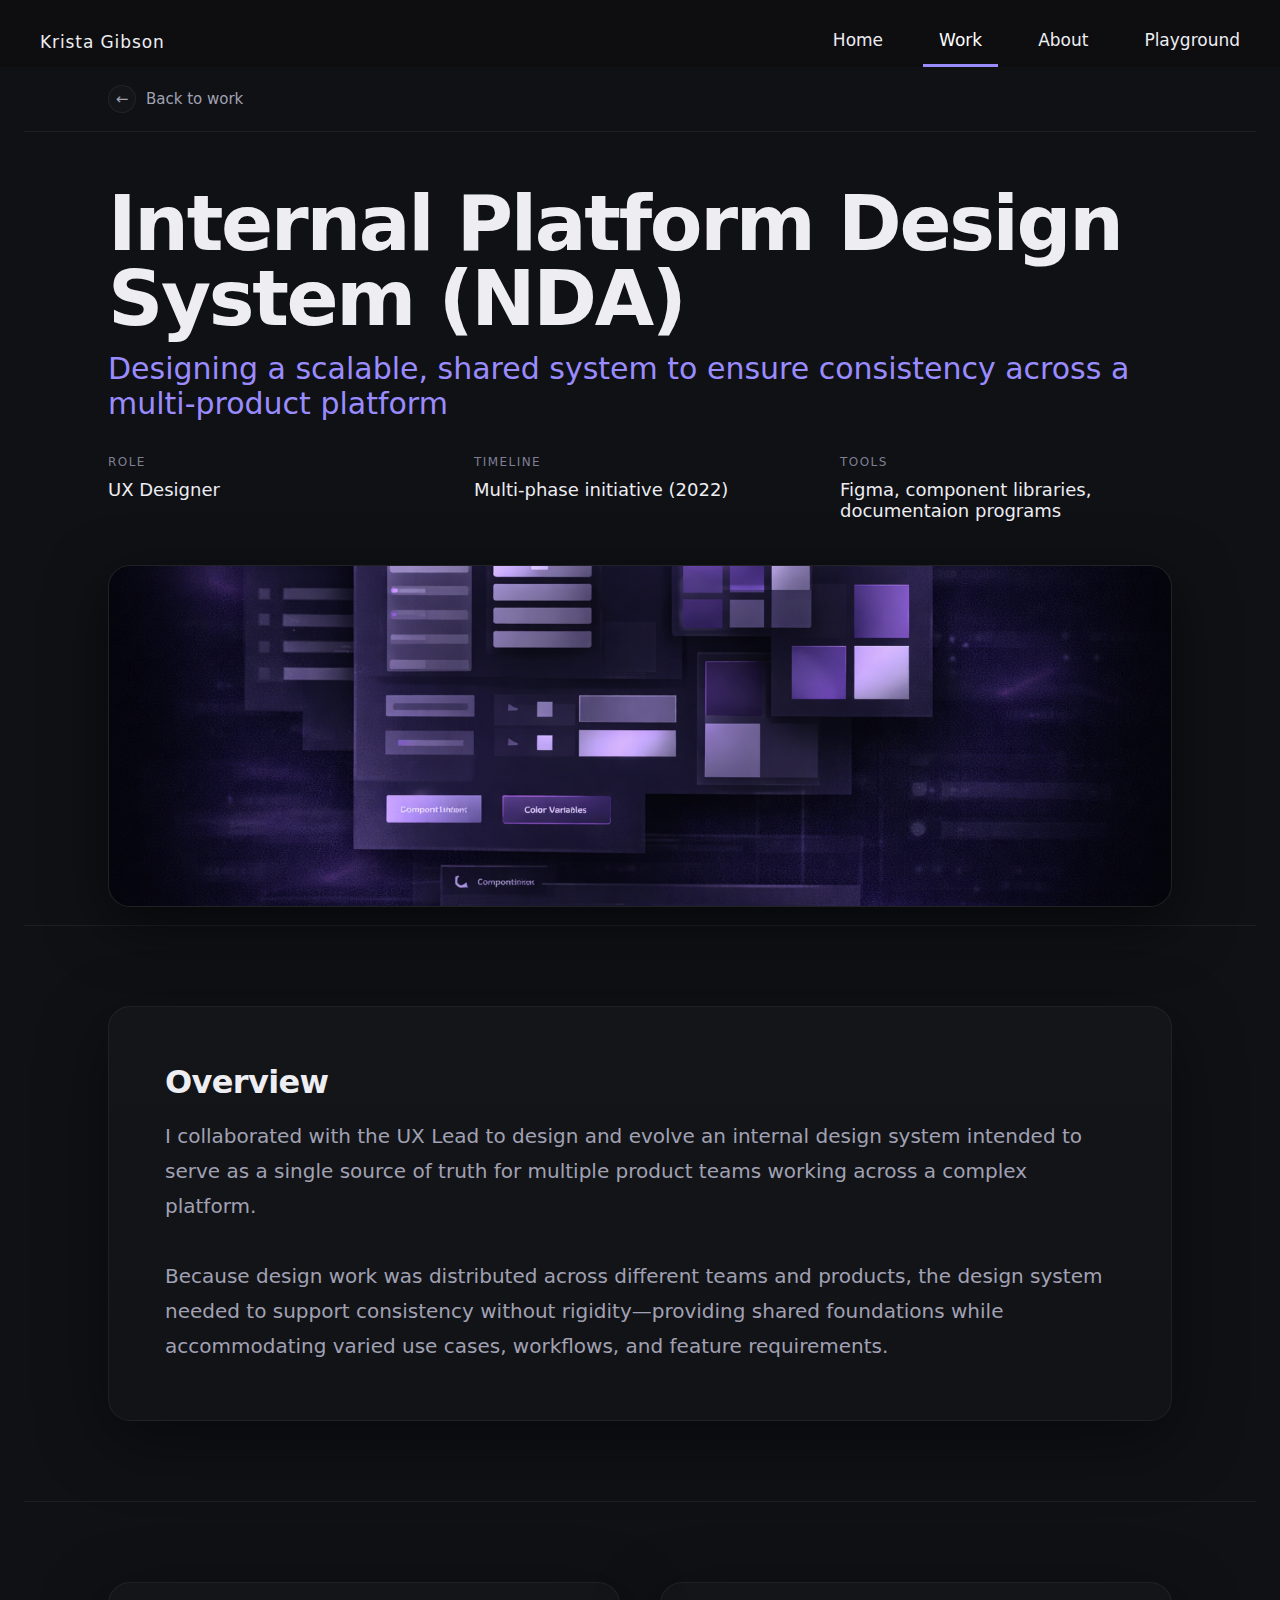
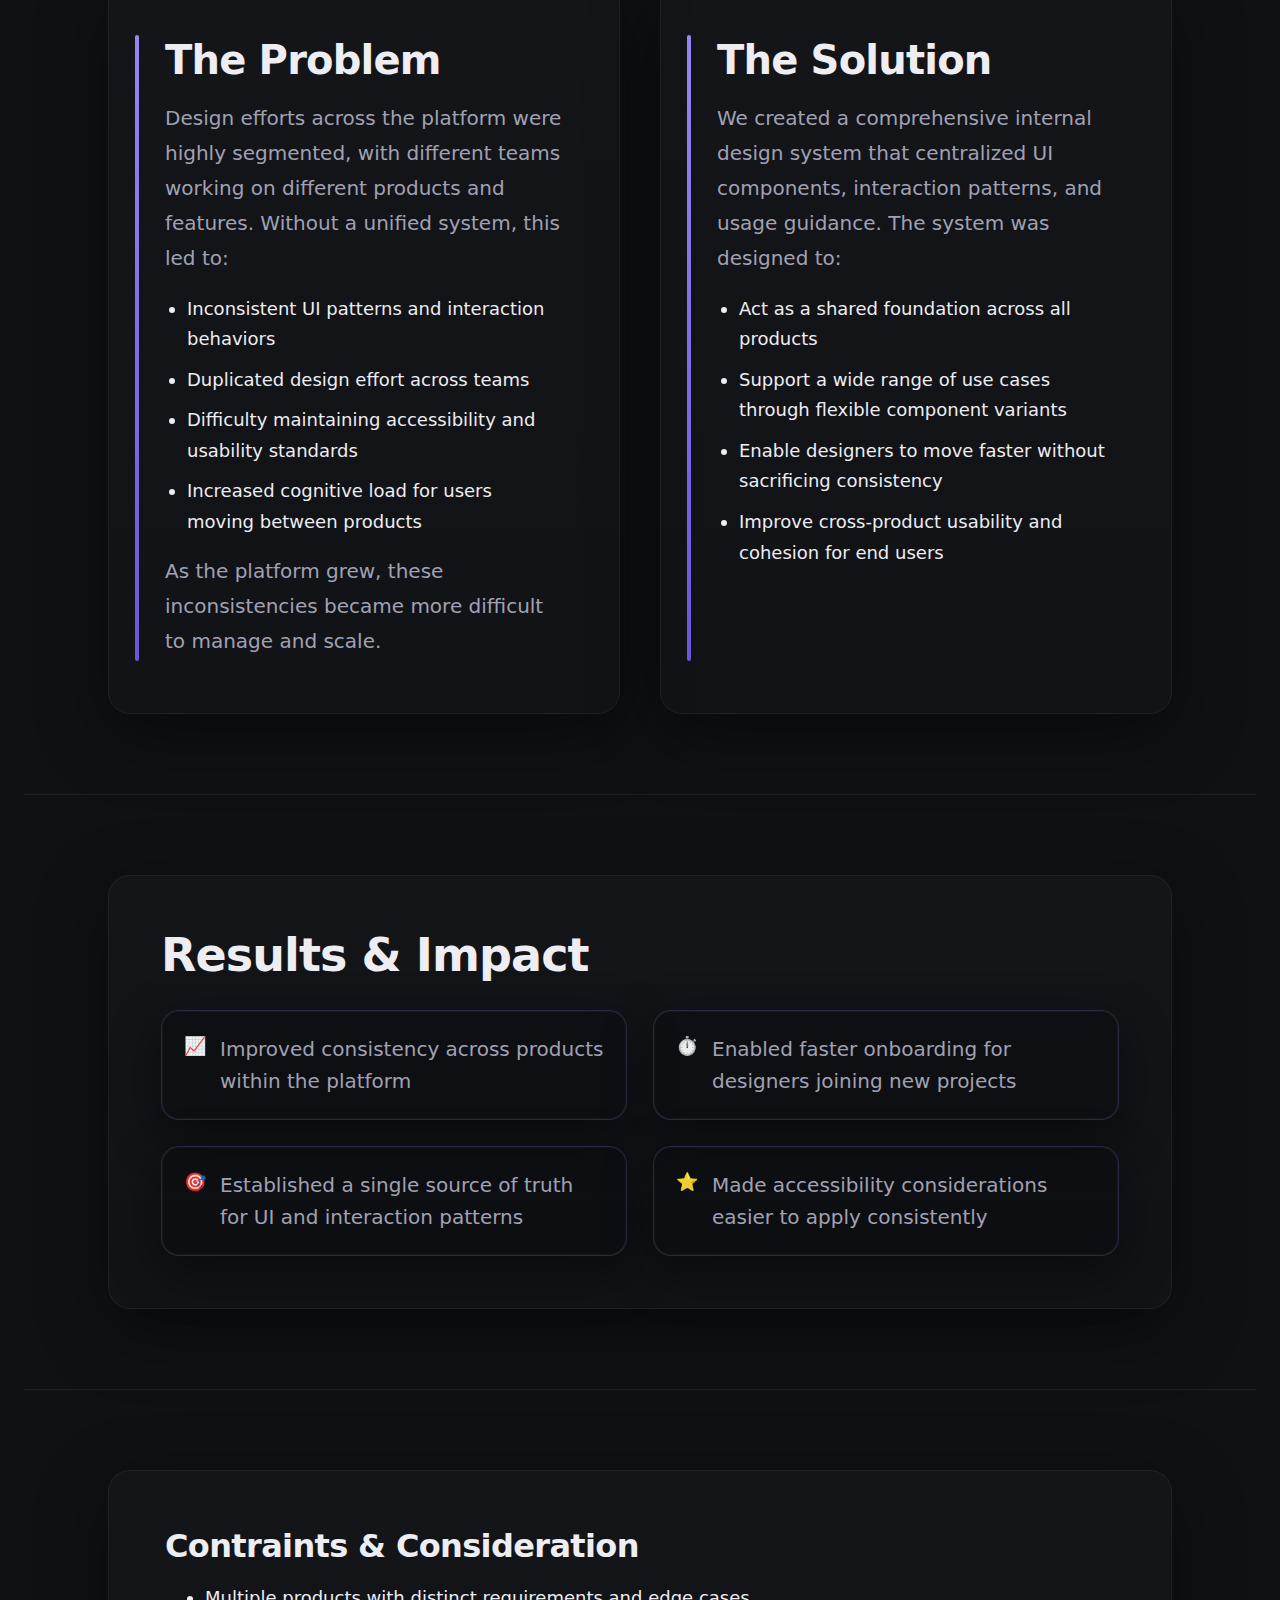
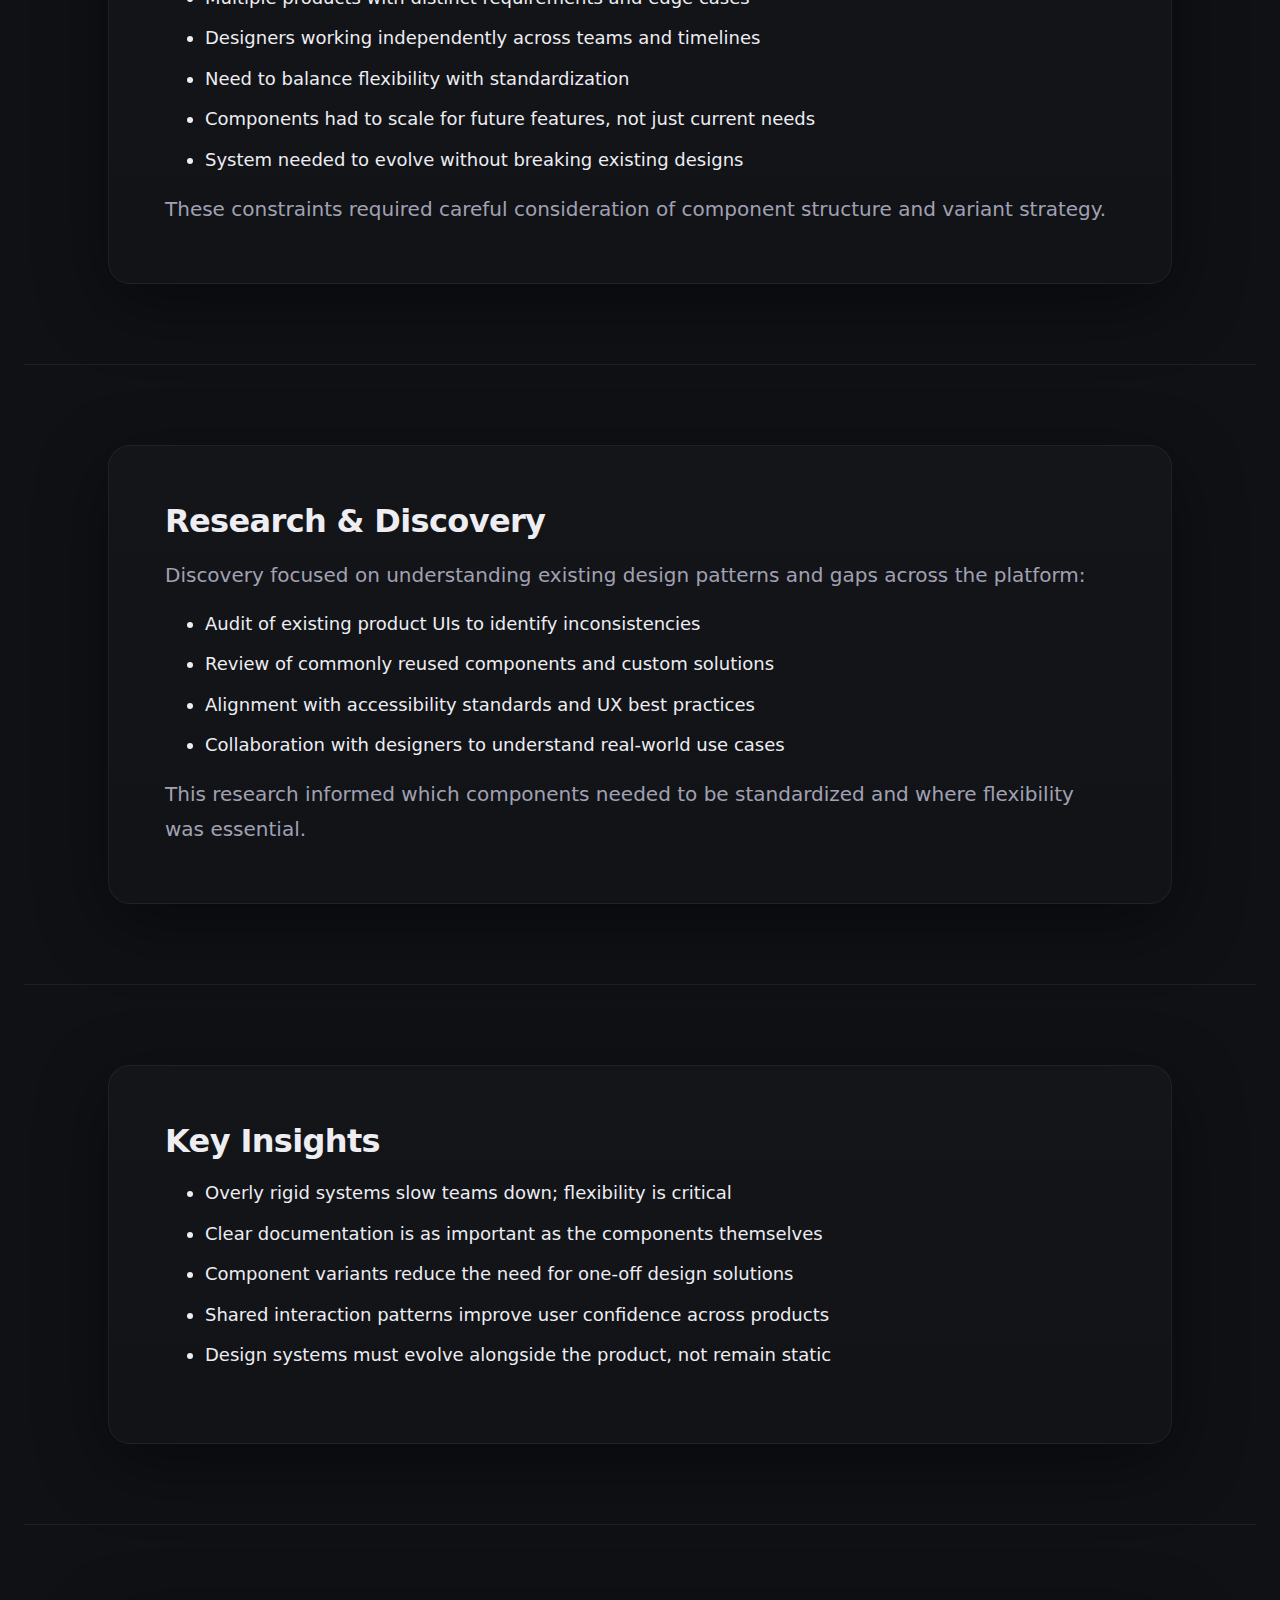
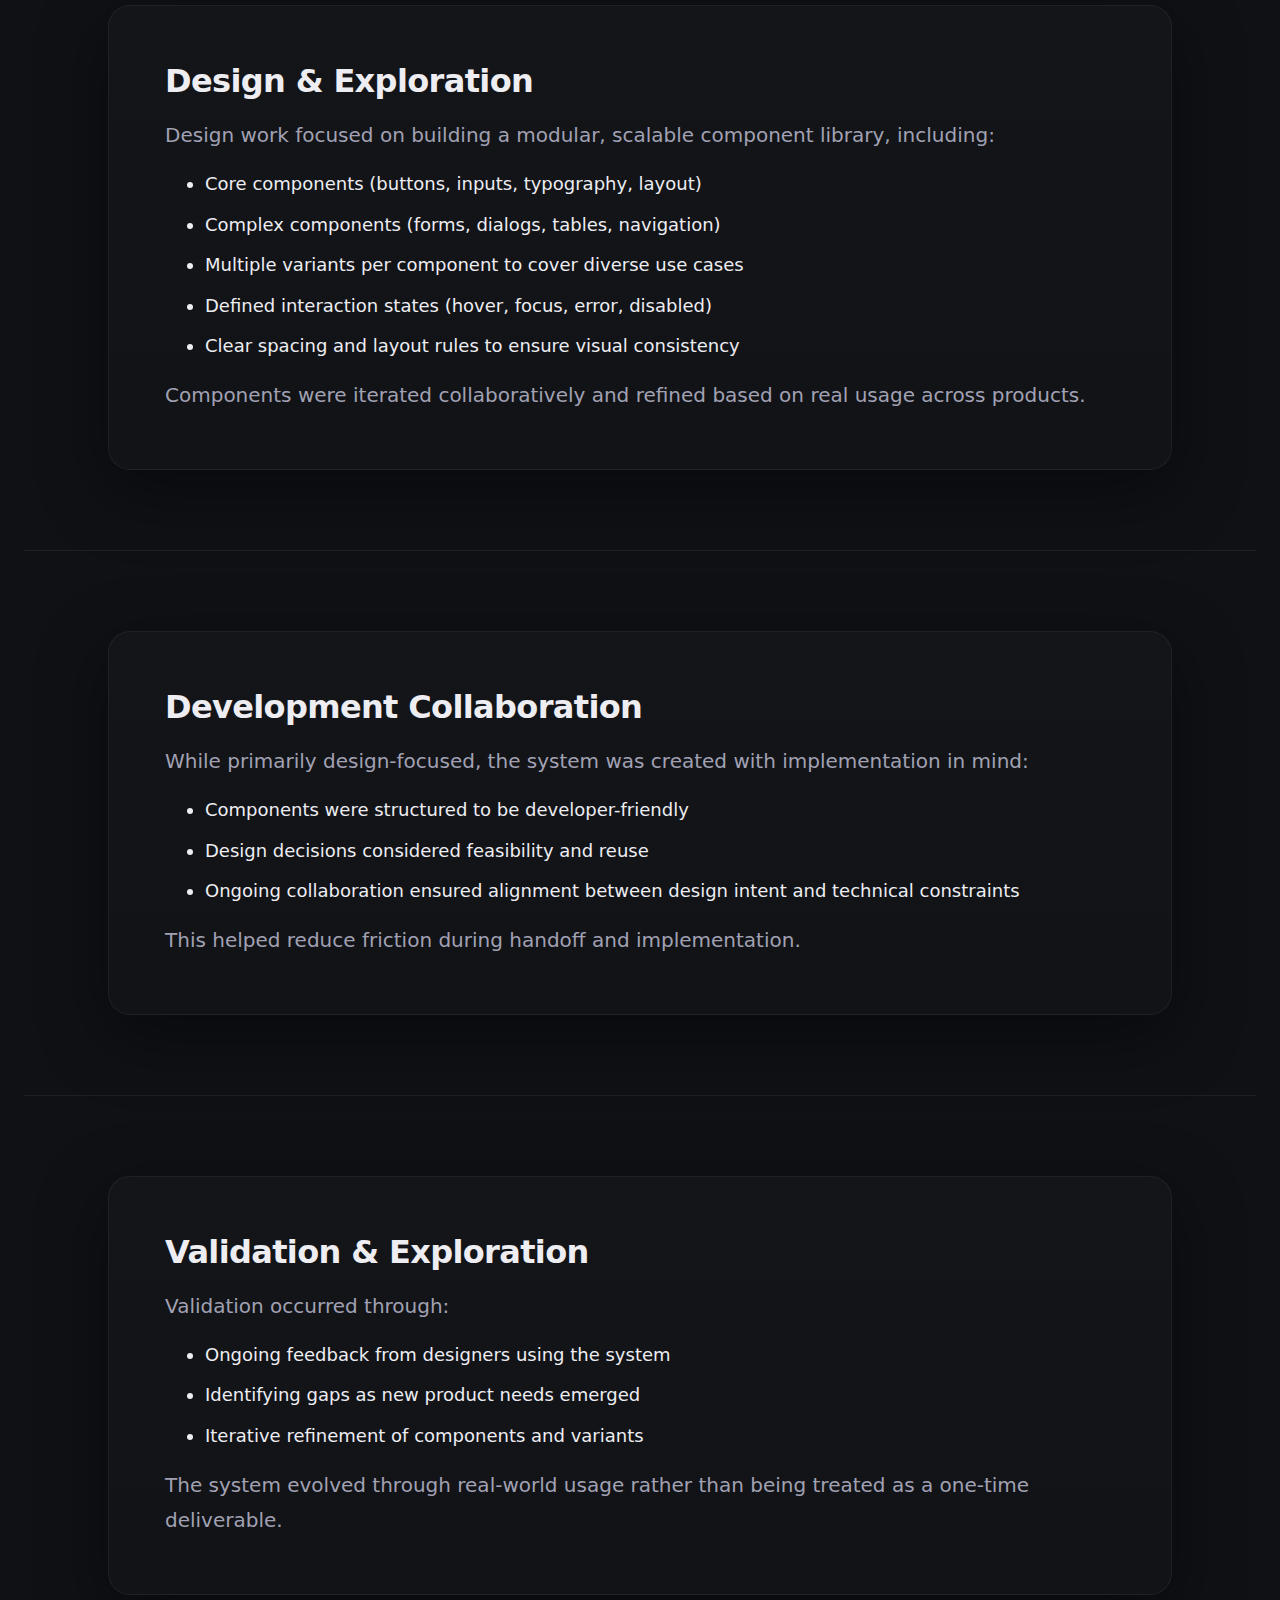
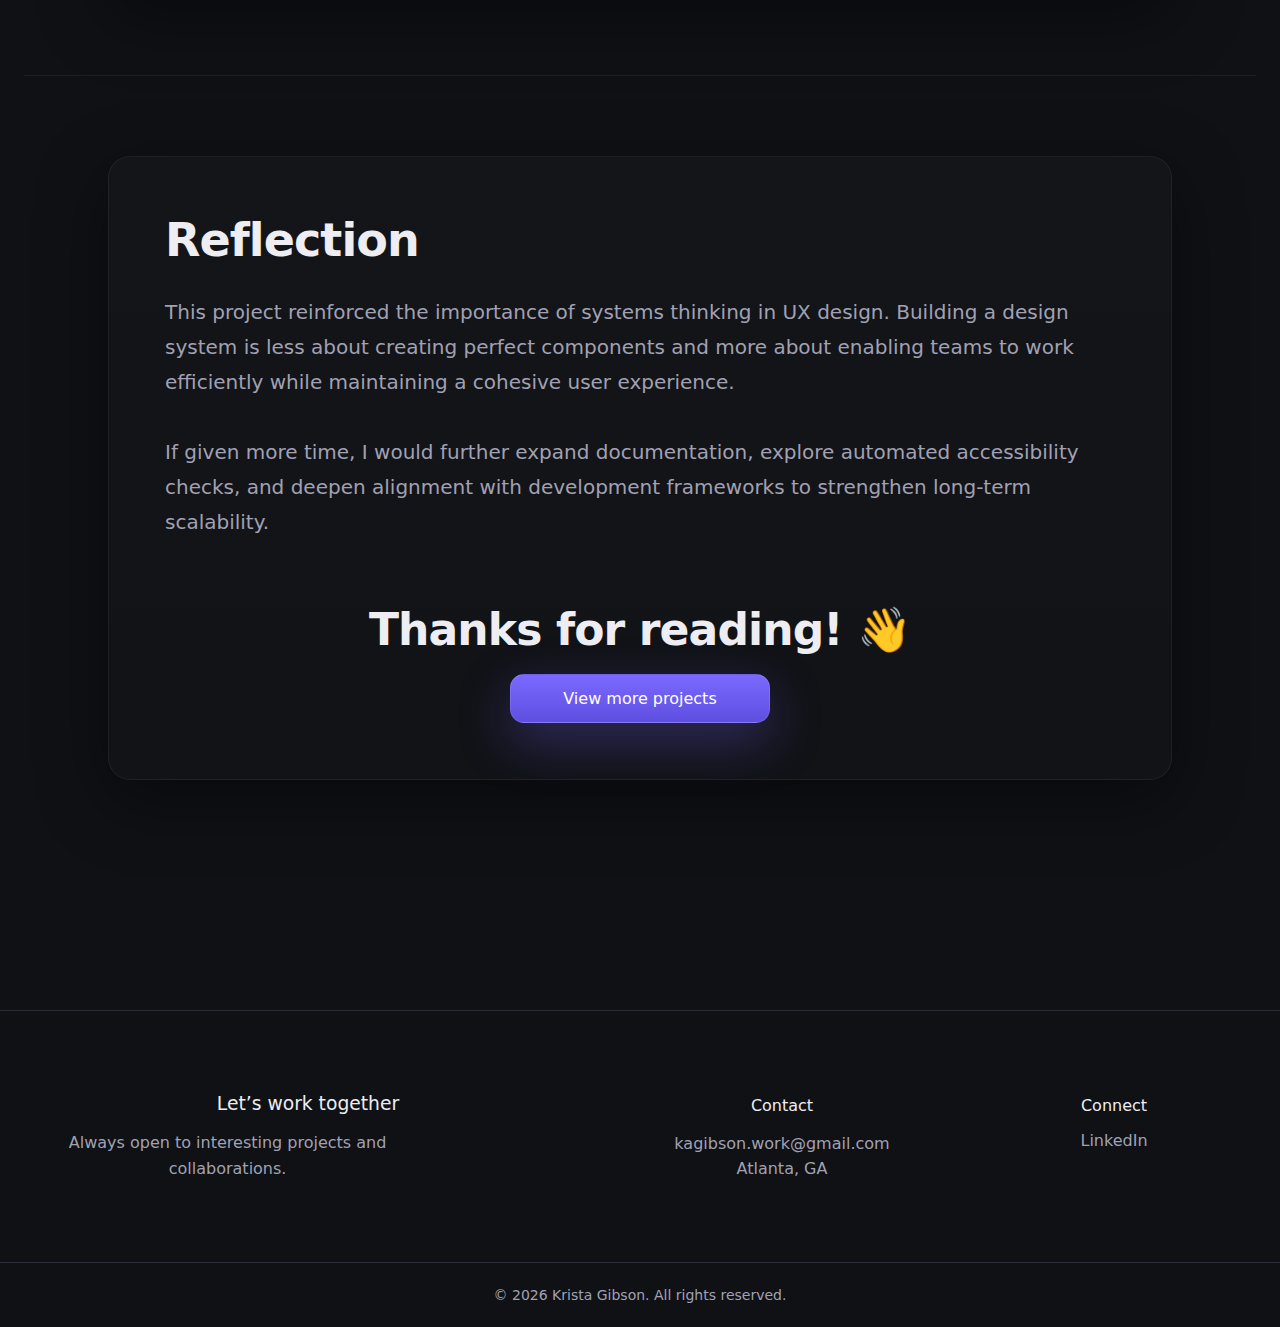
<file: platformDesignSystem.html>
<!DOCTYPE html>
<html lang="en">
<head>
  <meta charset="UTF-8" />
  <meta name="viewport" content="width=device-width, initial-scale=1.0" />
  <title>Krista Gibson</title>

  <!-- CSS -->
  <link rel="stylesheet" href="style.css" />
  <link rel="stylesheet" href="caseStudy.css" />
</head>

<body>

 <div class="topnav">
  <div class="nav-name"> <a href=index.html>Krista Gibson</a></div>

<!-- Hamburger (new) -->
<button class="nav-toggle" aria-label="Open menu" aria-expanded="false">
  <span></span>
  <span></span>
  <span></span>
</button>

 <div class="nav-links">
  <a href="index.html">Home</a>
  <a class="active" href="work.html">Work</a>
  <a href="about.html">About</a>
  <a href="playground.html">Playground</a>
</div>
</div>

<!-- Mobile drawer -->
<div class="nav-overlay"></div>
<div class="mobile-nav">
  <a href="index.html">Home</a>
  <a class="active" href="work.html">Work</a>
  <a href="about.html">About</a>
  <a href="playground.html">Playground</a>
</div>

<div class="page-padding">

    <main class="cs">

        <!-- Top bar -->
        <div class="cs-topbar">
          <div class="cs-container">
            <a class="cs-back" href="work.html" aria-label="Back to work">
              <span class="cs-back__icon">←</span>
              <span>Back to work</span>
            </a>
          </div>
        </div>
    
        <!-- Hero -->
        <header class="cs-hero">
          <div class="cs-container">
            <div class="cs-hero__inner">
              <h1 class="cs-title">Internal Platform Design System (NDA)</h1>
              <p class="cs-subtitle">Designing a scalable, shared system to ensure consistency across a multi-product platform</p>
    
              <div class="cs-meta">
                <div class="cs-meta__item">
                  <div class="cs-meta__label">ROLE</div>
                  <div class="cs-meta__value">UX Designer</div>
                </div>
    
                <div class="cs-meta__item">
                  <div class="cs-meta__label">TIMELINE</div>
                  <div class="cs-meta__value">Multi-phase initiative (2022)</div>
                </div>
    
                <div class="cs-meta__item">
                  <div class="cs-meta__label">TOOLS</div>
                  <div class="cs-meta__value">Figma, component libraries, documentaion programs</div>
                </div>
              </div>
            </div>
    
            <!-- Hero media -->
            <figure class="cs-heroMedia">
              <!-- Replace src with your image -->
              <img src="images/designSystem.png" alt="hero mockup" />
            </figure>
          </div>
        </header>
    
        <!-- Overview -->
        <section class="cs-section">
          <div class="cs-container">
            <div class="cs-block">
              <h2 class="cs-h2">Overview</h2>
              <p class="cs-body">
                I collaborated with the UX Lead to design and evolve an internal design system intended to 
                serve as a single source of truth for multiple product teams working across a complex 
                platform. 
                <br><br>
                Because design work was distributed across different teams and products, the design 
                system needed to support consistency without rigidity—providing shared foundations 
                while accommodating varied use cases, workflows, and feature requirements.
              </p>
            </div>
          </div>
        </section>
    
        <!-- Problem / Solution split -->
        <section class="cs-section">
          <div class="cs-container">
            <div class="cs-split">
              <article class="cs-splitCard">
                <div class="cs-splitCard__bar"></div>
                <h2 class="cs-h2 cs-h2--big">The Problem</h2>
                <p class="cs-body">
                    Design efforts across the platform were highly segmented, with different teams 
                    working on different products and features. Without a unified system, this led to:
                    <ul>
                        <li>Inconsistent UI patterns and interaction behaviors</li>
                        <li>Duplicated design effort across teams</li>
                        <li>Difficulty maintaining accessibility and usability standards</li>
                        <li>Increased cognitive load for users moving between products</li>
                    </ul>
                     </p>
                     <p class="cs-body">
                        As the platform grew, these inconsistencies became more difficult to manage and scale.
                     </p>
              </article>
    
              <article class="cs-splitCard">
                <div class="cs-splitCard__bar"></div>
                <h2 class="cs-h2 cs-h2--big">The Solution</h2>
                <p class="cs-body">
                    We created a comprehensive internal design system that centralized UI components, 
                    interaction patterns, and usage guidance. The system was designed to:
                    <ul>
                        <li>Act as a shared foundation across all products</li>
                        <li>Support a wide range of use cases through flexible component variants</li>
                        <li>Enable designers to move faster without sacrificing consistency</li>
                        <li>Improve cross-product usability and cohesion for end users</li>
                    </ul>
                    </p>
              </article>
            </div>
          </div>
        </section>
    
        <!-- Results & Impact -->
        <section class="cs-section">
          <div class="cs-container">
            <div class="cs-block cs-block--tight">
              <h2 class="cs-h2 cs-h2--bigTitle">Results &amp; Impact</h2>
    
              <div class="cs-impactGrid">
                <div class="cs-impactCard">
                  <div class="cs-impactCard__row">
                    <span class="cs-impactCard__icon" aria-hidden="true">📈</span>
                    <p class="cs-impactCard__text">Improved consistency across products within the platform</p>
                  </div>
                </div>
    
                <div class="cs-impactCard">
                  <div class="cs-impactCard__row">
                    <span class="cs-impactCard__icon" aria-hidden="true">⏱️</span>
                    <p class="cs-impactCard__text">Enabled faster onboarding for designers joining new projects</p>
                  </div>
                </div>
    
                <div class="cs-impactCard">
                  <div class="cs-impactCard__row">
                    <span class="cs-impactCard__icon" aria-hidden="true">🎯</span>
                    <p class="cs-impactCard__text">Established a single source of truth for UI and interaction patterns</p>
                  </div>
                </div>
    
                <div class="cs-impactCard">
                  <div class="cs-impactCard__row">
                    <span class="cs-impactCard__icon" aria-hidden="true">⭐</span>
                    <p class="cs-impactCard__text">Made accessibility considerations easier to apply consistently</p>
                  </div>
                </div>
              </div>
            </div>
          </div>
        </section>

        <!--Constraints + Consideration-->
        <section class="cs-section">
            <div class="cs-container">
                <div class="cs-block">
                    <h2 class="cs-h2">Contraints & Consideration</h2>
                    <p class="cs-body">
                      <ul class="cs-list">
                        <li>Multiple products with distinct requirements and edge cases</li>
                        <li>Designers working independently across teams and timelines</li>
                        <li>Need to balance flexibility with standardization</li>
                        <li>Components had to scale for future features, not just current needs</li>
                        <li>System needed to evolve without breaking existing designs</li>
                      </ul>
                    </p>     
                    <p class="cs-body">These constraints required careful consideration of component structure and variant strategy.</p>             
                </div>
            </div>
        </section>

        <!--Research + Discovery-->
        <section class="cs-section">
            <div class="cs-container">
              <div class="cs-block">
                  <h2 class="cs-h2">Research & Discovery</h2>
                  <p class="cs-body">
                    Discovery focused on understanding existing design patterns and gaps across the platform:
                       <ul class="cs-list">
                          <li>Audit of existing product UIs to identify inconsistencies</li>
                          <li>Review of commonly reused components and custom solutions</li>
                          <li>Alignment with accessibility standards and UX best practices</li>
                          <li>Collaboration with designers to understand real-world use cases</li>
                       </ul>
                  </p>
                  <p class="cs-body">
                    This research informed which components needed to be standardized and where flexibility was essential.
                  </p>
                </div>
            </div>
          </section>

        <!--Key Insights-->
        <section class="cs-section">
            <div class="cs-container">
                <div class="cs-block">
                    <h2 class="cs-h2">Key Insights</h2>
                    <p class="cs-body">
                      <ul class="cs-list">
                        <li>Overly rigid systems slow teams down; flexibility is critical</li>
                        <li>Clear documentation is as important as the components themselves</li>
                        <li>Component variants reduce the need for one-off design solutions</li>
                        <li>Shared interaction patterns improve user confidence across products</li>
                        <li>Design systems must evolve alongside the product, not remain static</li>
                      </ul>
                    </p>
                  </div>
            </div>
        </section>

        <!--Design + Exploration-->
        <section class="cs-section">
            <div class="cs-container">
              <div class="cs-block">
                  <h2 class="cs-h2">Design & Exploration</h2>
                  <p class="cs-body">
                    Design work focused on building a modular, scalable component library, including:
                    <ul class="cs-list">
                        <li>Core components (buttons, inputs, typography, layout)</li>
                        <li>Complex components (forms, dialogs, tables, navigation)</li>
                        <li>Multiple variants per component to cover diverse use cases</li>
                        <li>Defined interaction states (hover, focus, error, disabled)</li>
                        <li>Clear spacing and layout rules to ensure visual consistency</li>
                    </ul>
                  </p>
                  <p class="cs-body">
                    Components were iterated collaboratively and refined based on real usage across products.
                  </p>
                </div>
            </div>
          </section>

        <!--Development Collaboration-->
        <section class="cs-section">
            <div class="cs-container">
                <div class="cs-block">
                    <h2 class="cs-h2">Development Collaboration</h2>
                    <p class="cs-body">
                        While primarily design-focused, the system was created with implementation in mind:
                      <ul class="cs-list">
                        <li>Components were structured to be developer-friendly</li>
                        <li>Design decisions considered feasibility and reuse</li>
                        <li>Ongoing collaboration ensured alignment between design intent and technical constraints</li>
                      </ul>
                    </p>
                    <p class="cs-body">
                        This helped reduce friction during handoff and implementation.
                    </p>
                  </div>
            </div>
        </section>

        <!--Validation & Exploration-->
        <section class="cs-section">
            <div class="cs-container">
                <div class="cs-block">
                    <h2 class="cs-h2">Validation & Exploration</h2>
                    <p class="cs-body">
                        Validation occurred through:
                        <ul class="cs-list">
                            <li>Ongoing feedback from designers using the system</li>
                            <li>Identifying gaps as new product needs emerged</li>
                            <li>Iterative refinement of components and variants</li>
                        </ul>
                    </p>
                    <p class="cs-body">The system evolved through real-world usage rather than being treated as a one-time deliverable.</p>
                  </div>
            </div>
        </section>
    
        <!-- Reflection + CTA -->
        <section class="cs-section cs-section--last">
          <div class="cs-container">
            <div class="cs-block">
              <h2 class="cs-h2 cs-h2--bigTitle">Reflection</h2>
                <p class="cs-body">This project reinforced the importance of systems thinking in UX design. Building 
                    a design system is less about creating perfect components and more about enabling teams to work 
                    efficiently while maintaining a cohesive user experience.
                    <br><br>
                    If given more time, I would further expand documentation, explore automated accessibility checks,
                     and deepen alignment with development frameworks to strengthen long-term scalability.</p>
              <div class="cs-cta">
                <h3 class="cs-cta__title">Thanks for reading! <span aria-hidden="true">👋</span></h3>
                <a class="cs-button" href="work.html">View more projects</a>
              </div>
            </div>
          </div>
        </section>
    
      </main>

</div>
<footer class="site-footer">
    <div class="footer-content">
  
      <div class="footer-col">
        <h3>Let’s work together</h3>
        <p>Always open to interesting projects and collaborations.</p>
      </div>
  
      <div class="footer-col">
        <h4>Contact</h4>
        <p>kagibson.work@gmail.com<br>Atlanta, GA</p>
      </div>
  
      <div class="footer-col">
        <h4>Connect</h4>
        <ul>
          <li><a href="#https://www.linkedin.com/in/krista-gibson/">LinkedIn</a></li>
        </ul>
      </div>
  
    </div>
  
    <div class="footer-bottom">
      © 2026 Krista Gibson. All rights reserved.
    </div>
  </footer>
  
  
    <!-- JS -->
    <script src="hero-ambient.js"></script>
  </body>
  </html>
</file>
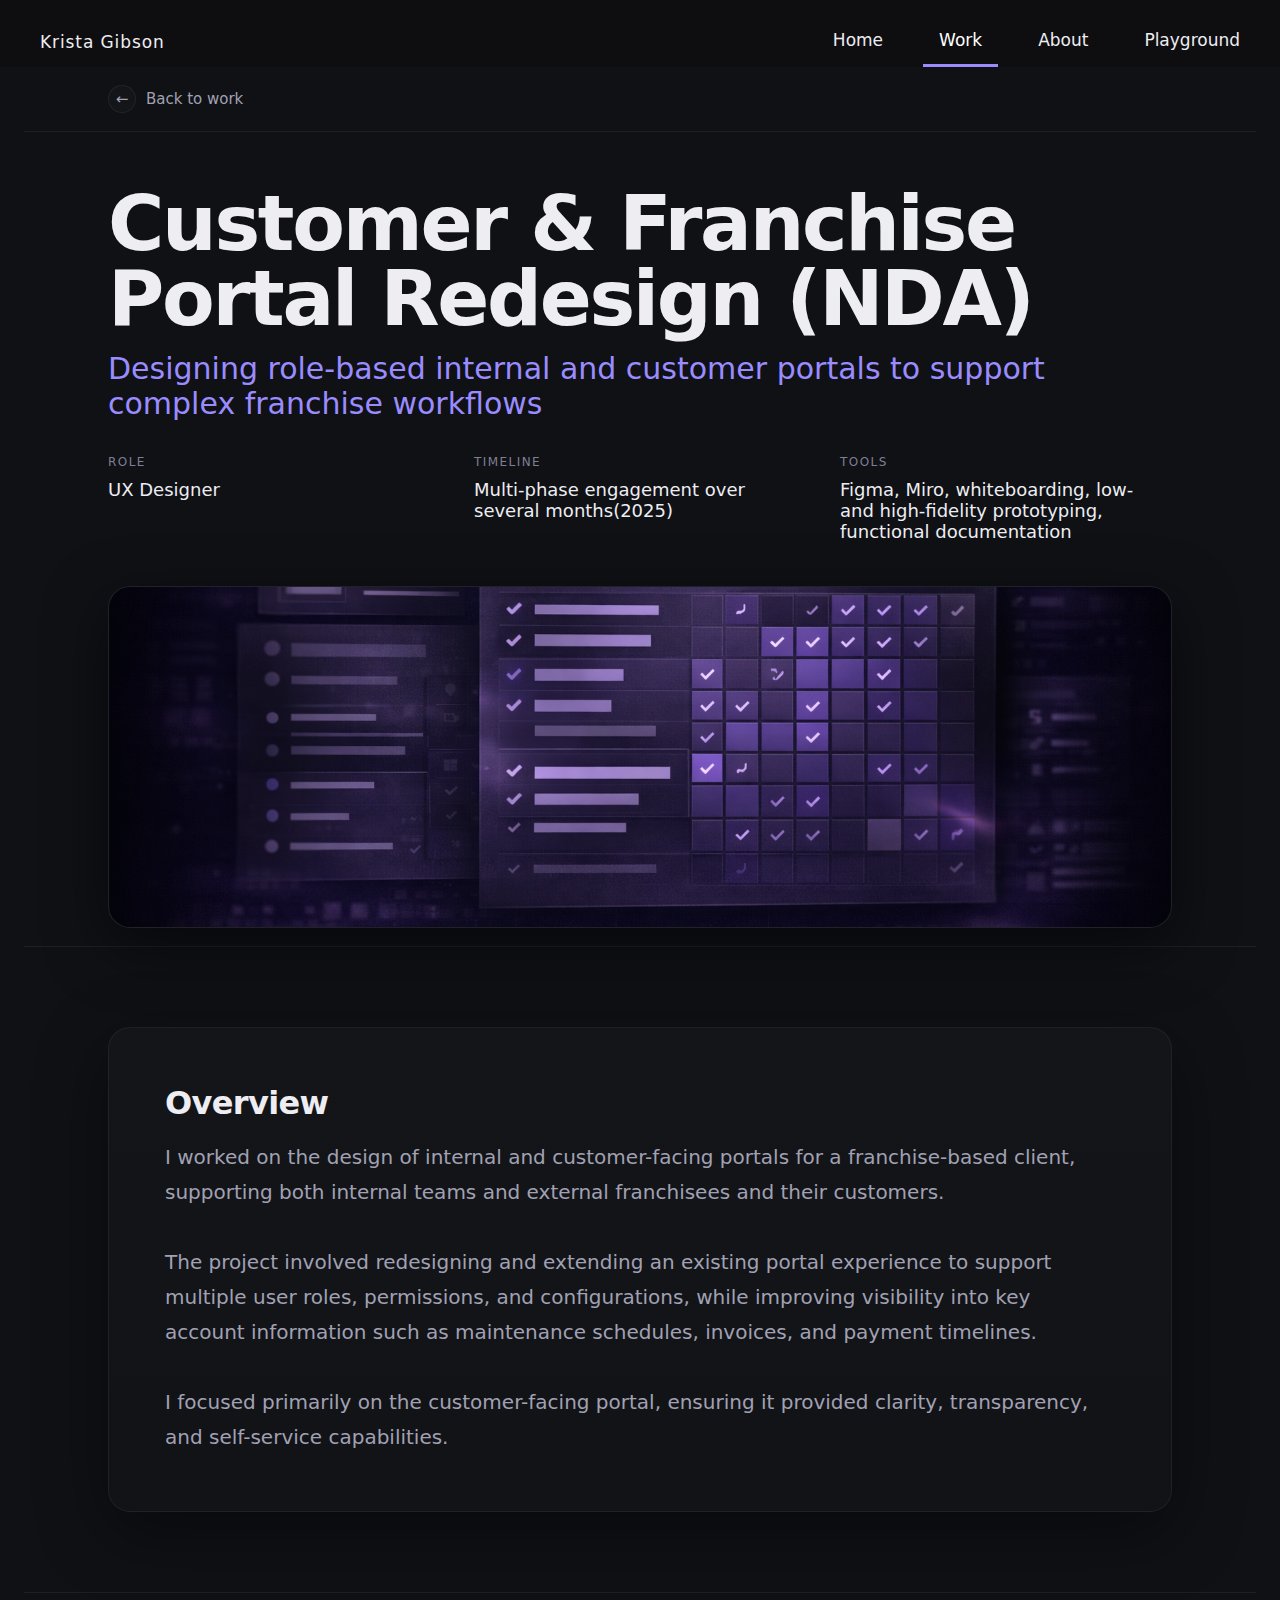
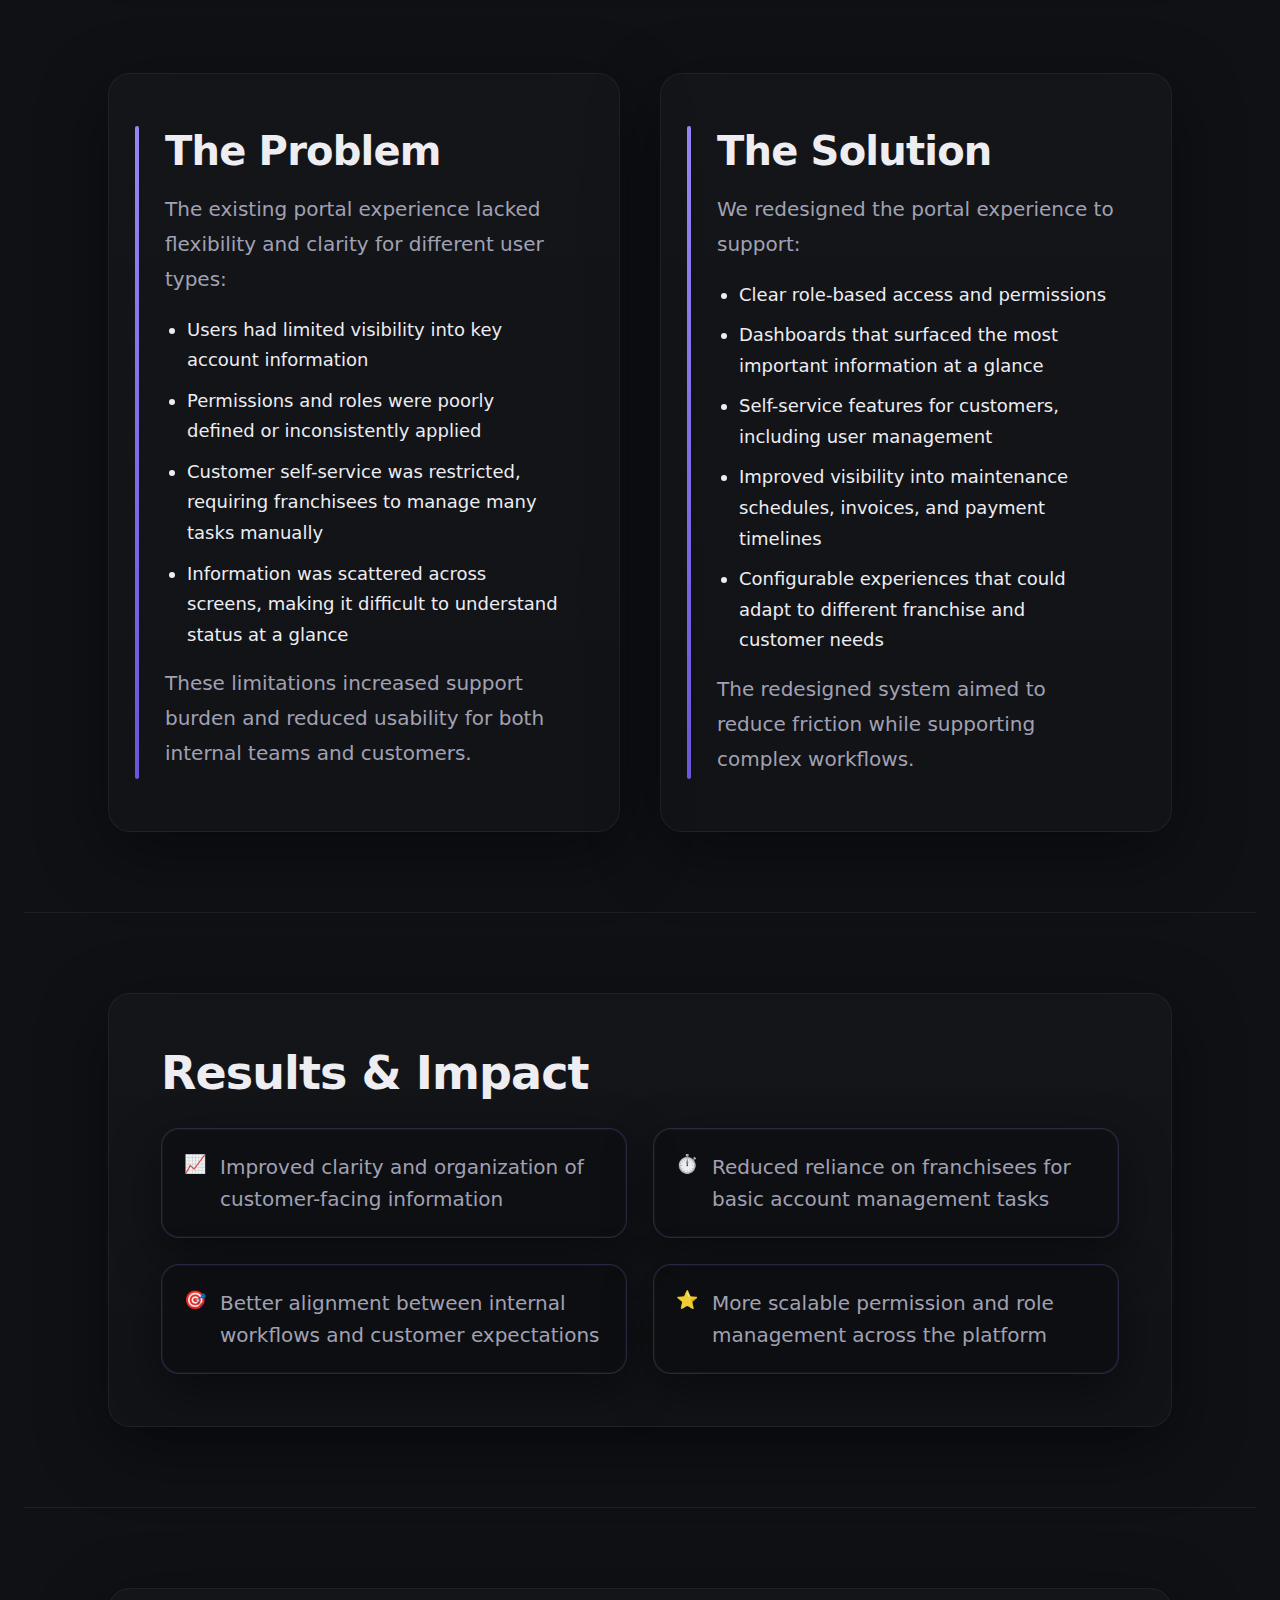
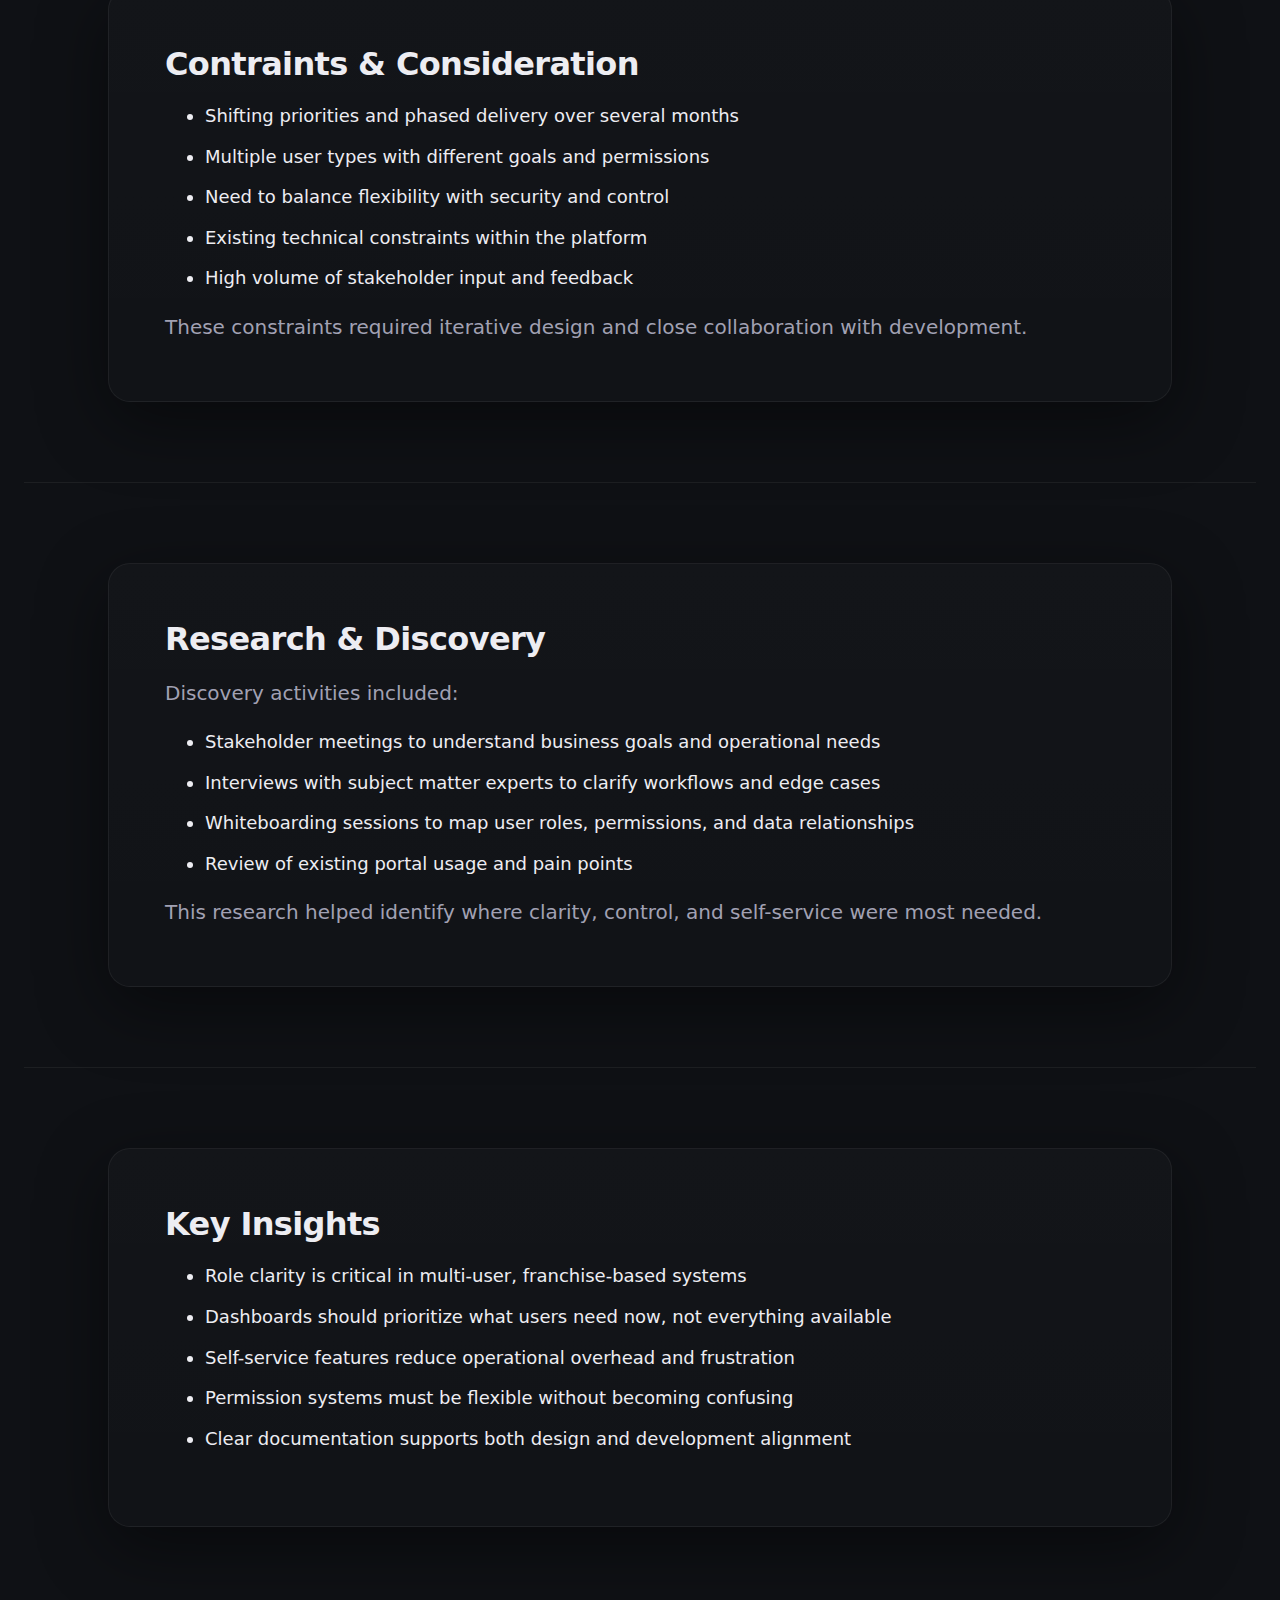
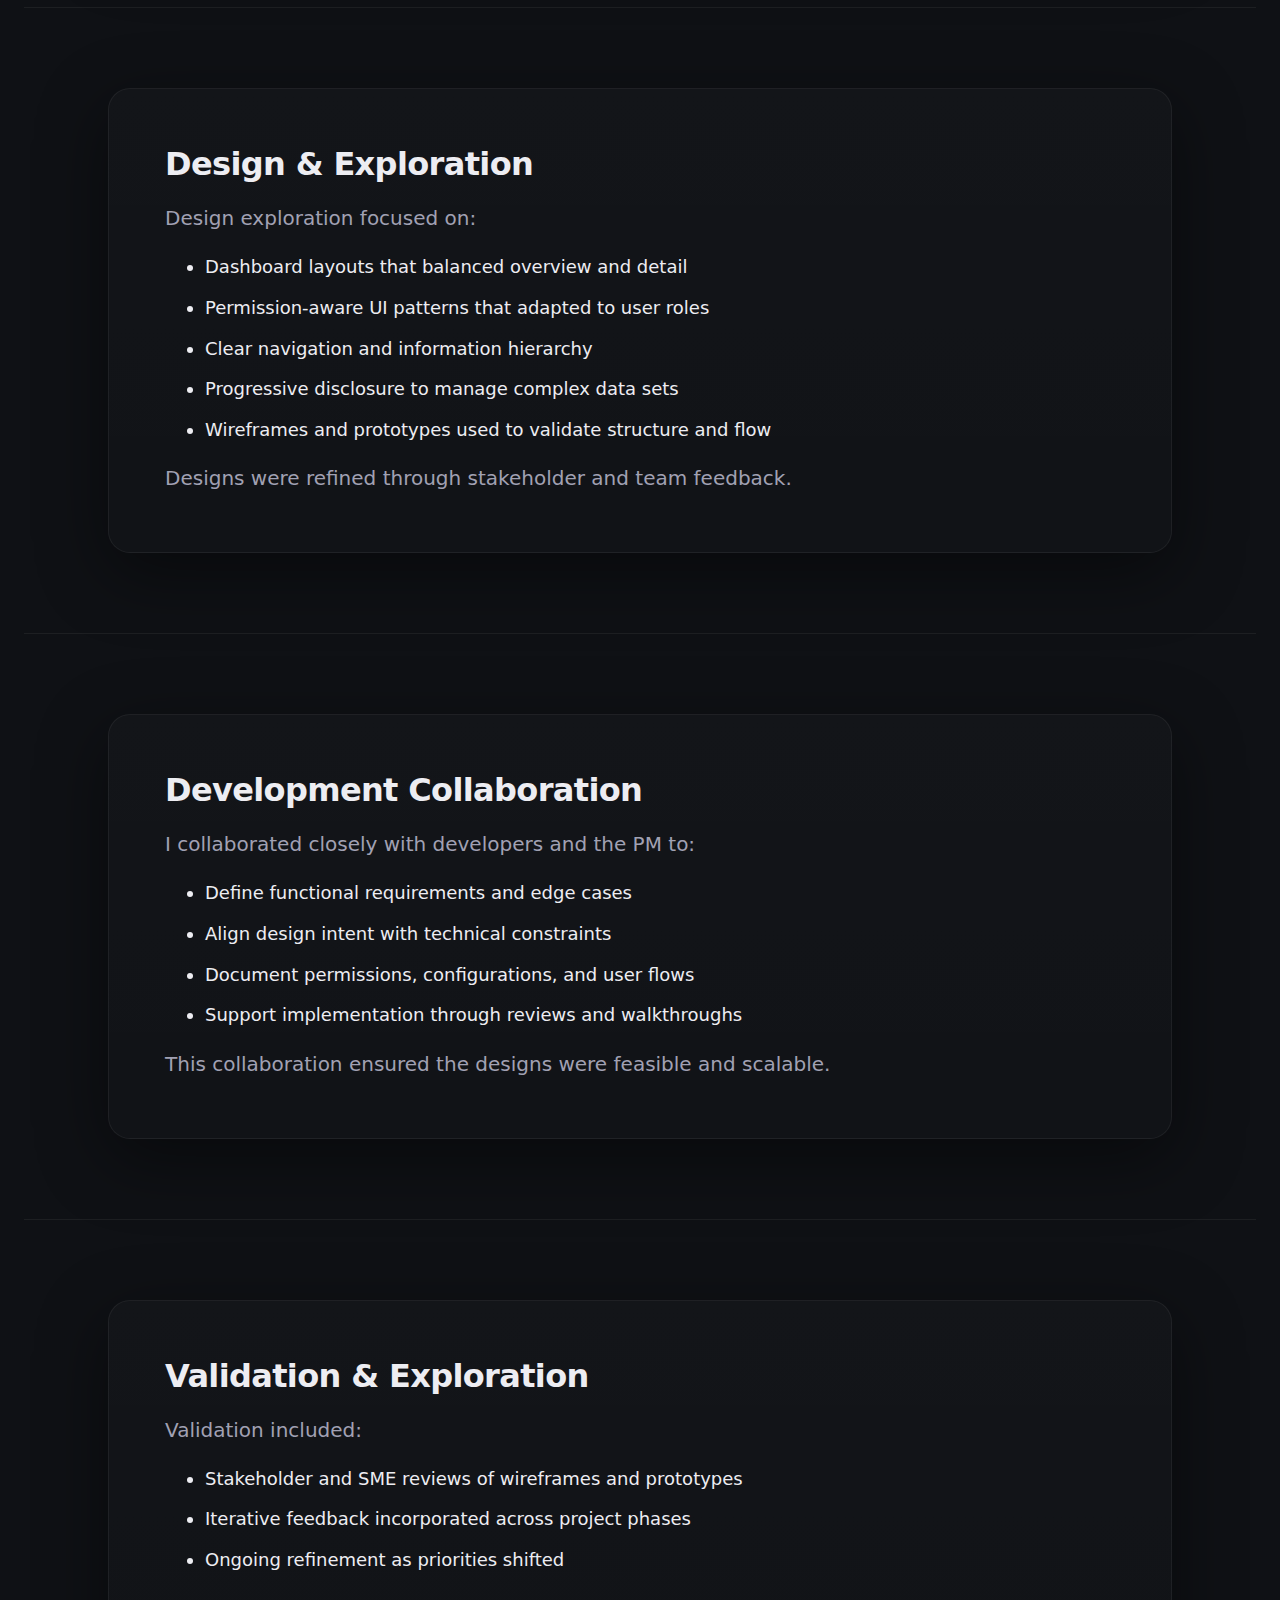
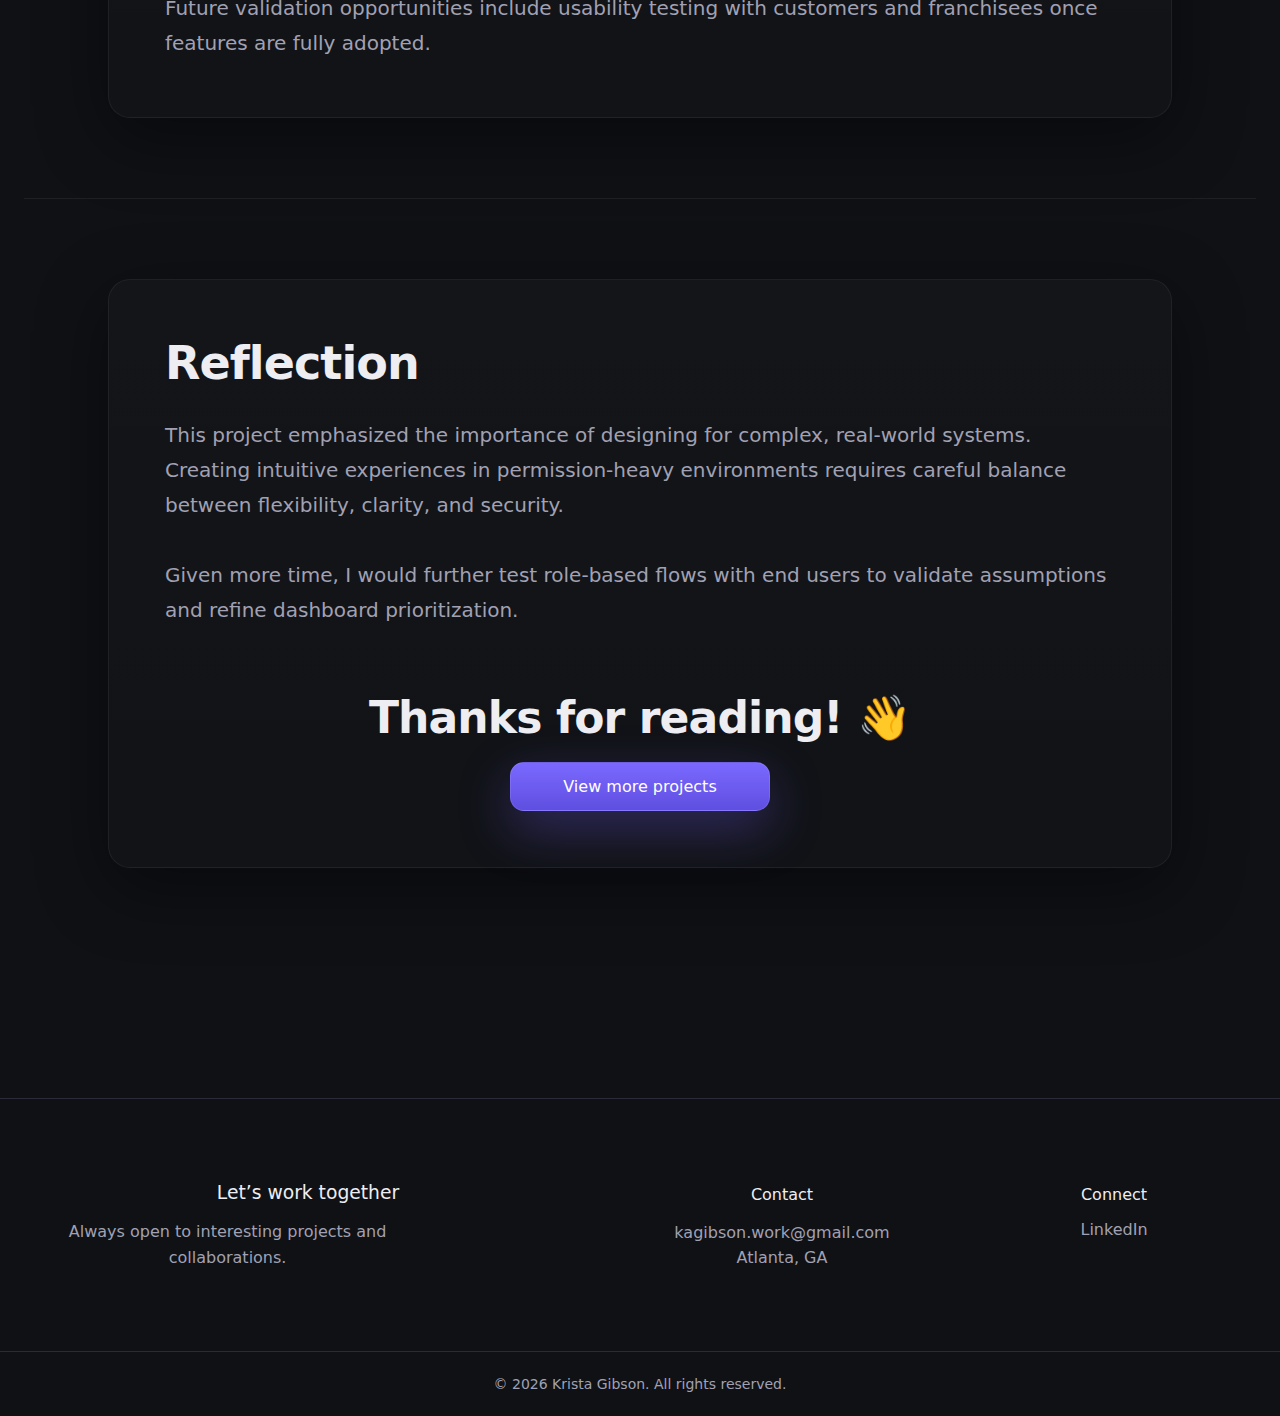
<file: portalRedesign.html>
<!DOCTYPE html>
<html lang="en">
<head>
  <meta charset="UTF-8" />
  <meta name="viewport" content="width=device-width, initial-scale=1.0" />
  <title>Krista Gibson</title>

  <!-- CSS -->
  <link rel="stylesheet" href="style.css" />
  <link rel="stylesheet" href="caseStudy.css" />
</head>

<body>

 <div class="topnav">
  <div class="nav-name"> <a href=index.html>Krista Gibson</a></div>

<!-- Hamburger (new) -->
<button class="nav-toggle" aria-label="Open menu" aria-expanded="false">
  <span></span>
  <span></span>
  <span></span>
</button>

 <div class="nav-links">
  <a href="index.html">Home</a>
  <a class="active" href="work.html">Work</a>
  <a href="about.html">About</a>
  <a href="playground.html">Playground</a>
</div>
</div>

<!-- Mobile drawer -->
<div class="nav-overlay"></div>
<div class="mobile-nav">
  <a href="index.html">Home</a>
  <a class="active" href="work.html">Work</a>
  <a href="about.html">About</a>
  <a href="playground.html">Playground</a>
</div>

<div class="page-padding">

    <main class="cs">

        <!-- Top bar -->
        <div class="cs-topbar">
          <div class="cs-container">
            <a class="cs-back" href="work.html" aria-label="Back to work">
              <span class="cs-back__icon">←</span>
              <span>Back to work</span>
            </a>
          </div>
        </div>
    
        <!-- Hero -->
        <header class="cs-hero">
          <div class="cs-container">
            <div class="cs-hero__inner">
              <h1 class="cs-title">Customer & Franchise Portal Redesign (NDA)</h1>
              <p class="cs-subtitle">Designing role-based internal and customer portals to support complex franchise workflows</p>
    
              <div class="cs-meta">
                <div class="cs-meta__item">
                  <div class="cs-meta__label">ROLE</div>
                  <div class="cs-meta__value">UX Designer</div>
                </div>
    
                <div class="cs-meta__item">
                  <div class="cs-meta__label">TIMELINE</div>
                  <div class="cs-meta__value">Multi-phase engagement over several months(2025)</div>
                </div>
    
                <div class="cs-meta__item">
                  <div class="cs-meta__label">TOOLS</div>
                  <div class="cs-meta__value">Figma, Miro, whiteboarding, low- and high-fidelity prototyping, functional documentation</div>
                </div>
              </div>
            </div>
    
            <!-- Hero media -->
            <figure class="cs-heroMedia">
              <!-- Replace src with your image -->
              <img src="images/portalDesign.png" alt="hero mockup" />
            </figure>
          </div>
        </header>
    
        <!-- Overview -->
        <section class="cs-section">
          <div class="cs-container">
            <div class="cs-block">
              <h2 class="cs-h2">Overview</h2>
              <p class="cs-body">
                I worked on the design of internal and customer-facing portals for a franchise-based client, 
                supporting both internal teams and external franchisees and their customers.
                <br><br>
                The project involved redesigning and extending an existing portal experience to support 
                multiple user roles, permissions, and configurations, while improving visibility into 
                key account information such as maintenance schedules, invoices, and payment timelines.
                <br><br>
                I focused primarily on the customer-facing portal, ensuring it provided clarity, transparency, 
                and self-service capabilities.
              </p>
            </div>
          </div>
        </section>
    
        <!-- Problem / Solution split -->
        <section class="cs-section">
          <div class="cs-container">
            <div class="cs-split">
              <article class="cs-splitCard">
                <div class="cs-splitCard__bar"></div>
                <h2 class="cs-h2 cs-h2--big">The Problem</h2>
                <p class="cs-body">
                    The existing portal experience lacked flexibility and clarity for different user types:
                    <ul>
                        <li>Users had limited visibility into key account information</li>
                        <li>Permissions and roles were poorly defined or inconsistently applied</li>
                        <li>Customer self-service was restricted, requiring franchisees to manage many tasks manually</li>
                        <li>Information was scattered across screens, making it difficult to understand status at a glance</li>
                    </ul>
                     </p>
                     <p class="cs-body">
                        These limitations increased support burden and reduced usability for both internal teams and customers.
                     </p>
              </article>
    
              <article class="cs-splitCard">
                <div class="cs-splitCard__bar"></div>
                <h2 class="cs-h2 cs-h2--big">The Solution</h2>
                <p class="cs-body">
                    We redesigned the portal experience to support:
                    <ul>
                        <li>Clear role-based access and permissions</li>
                        <li>Dashboards that surfaced the most important information at a glance</li>
                        <li>Self-service features for customers, including user management</li>
                        <li>Improved visibility into maintenance schedules, invoices, and payment timelines</li>
                        <li>Configurable experiences that could adapt to different franchise and customer needs</li>
                    </ul>
                    </p>
                <p class="cs-body">The redesigned system aimed to reduce friction while supporting complex workflows.</p> 
              </article>
            </div>
          </div>
        </section>
    
        <!-- Results & Impact -->
        <section class="cs-section">
          <div class="cs-container">
            <div class="cs-block cs-block--tight">
              <h2 class="cs-h2 cs-h2--bigTitle">Results &amp; Impact</h2>
    
              <div class="cs-impactGrid">
                <div class="cs-impactCard">
                  <div class="cs-impactCard__row">
                    <span class="cs-impactCard__icon" aria-hidden="true">📈</span>
                    <p class="cs-impactCard__text">Improved clarity and organization of customer-facing information</p>
                  </div>
                </div>
    
                <div class="cs-impactCard">
                  <div class="cs-impactCard__row">
                    <span class="cs-impactCard__icon" aria-hidden="true">⏱️</span>
                    <p class="cs-impactCard__text">Reduced reliance on franchisees for basic account management tasks</p>
                  </div>
                </div>
    
                <div class="cs-impactCard">
                  <div class="cs-impactCard__row">
                    <span class="cs-impactCard__icon" aria-hidden="true">🎯</span>
                    <p class="cs-impactCard__text">Better alignment between internal workflows and customer expectations</p>
                  </div>
                </div>
    
                <div class="cs-impactCard">
                  <div class="cs-impactCard__row">
                    <span class="cs-impactCard__icon" aria-hidden="true">⭐</span>
                    <p class="cs-impactCard__text">More scalable permission and role management across the platform</p>
                  </div>
                </div>
              </div>
            </div>
          </div>
        </section>

        <!--Constraints + Consideration-->
        <section class="cs-section">
            <div class="cs-container">
                <div class="cs-block">
                    <h2 class="cs-h2">Contraints & Consideration</h2>
                    <p class="cs-body">
                      <ul class="cs-list">
                        <li>Shifting priorities and phased delivery over several months</li>
                        <li>Multiple user types with different goals and permissions</li>
                        <li>Need to balance flexibility with security and control</li>
                        <li>Existing technical constraints within the platform</li>
                        <li>High volume of stakeholder input and feedback</li>
                      </ul>
                    </p>   
                    <p class="cs-body">These constraints required iterative design and close collaboration with development.</p>         
                </div>
            </div>
        </section>

        <!--Research + Discovery-->
        <section class="cs-section">
            <div class="cs-container">
              <div class="cs-block">
                  <h2 class="cs-h2">Research & Discovery</h2>
                  <p class="cs-body">
                    Discovery activities included:
                       <ul class="cs-list">
                          <li>Stakeholder meetings to understand business goals and operational needs</li>
                          <li>Interviews with subject matter experts to clarify workflows and edge cases</li>
                          <li>Whiteboarding sessions to map user roles, permissions, and data relationships</li>
                          <li>Review of existing portal usage and pain points</li>
                       </ul>
                  </p>
                  <p class="cs-body">
                    This research helped identify where clarity, control, and self-service were most needed.
                  </p>
                </div>
            </div>
          </section>

        <!--Key Insights-->
        <section class="cs-section">
            <div class="cs-container">
                <div class="cs-block">
                    <h2 class="cs-h2">Key Insights</h2>
                    <p class="cs-body">
                      <ul class="cs-list">
                        <li>Role clarity is critical in multi-user, franchise-based systems</li>
                        <li>Dashboards should prioritize what users need now, not everything available</li>
                        <li>Self-service features reduce operational overhead and frustration</li>
                        <li>Permission systems must be flexible without becoming confusing</li>
                        <li>Clear documentation supports both design and development alignment</li>
                      </ul>
                    </p>
                  </div>
            </div>
        </section>

        <!--Design + Exploration-->
        <section class="cs-section">
            <div class="cs-container">
              <div class="cs-block">
                  <h2 class="cs-h2">Design & Exploration</h2>
                  <p class="cs-body">
                    Design exploration focused on:
                    <ul class="cs-list">
                        <li>Dashboard layouts that balanced overview and detail</li>
                        <li>Permission-aware UI patterns that adapted to user roles</li>
                        <li>Clear navigation and information hierarchy</li>
                        <li>Progressive disclosure to manage complex data sets</li>
                        <li>Wireframes and prototypes used to validate structure and flow</li>
                    </ul>
                  </p>
                  <p class="cs-body">Designs were refined through stakeholder and team feedback.</p>
              </div>
            </div>
          </section>

        <!--Development Collaboration-->
        <section class="cs-section">
            <div class="cs-container">
                <div class="cs-block">
                    <h2 class="cs-h2">Development Collaboration</h2>
                    <p class="cs-body">
                        I collaborated closely with developers and the PM to:
                      <ul class="cs-list">
                        <li>Define functional requirements and edge cases</li>
                        <li>Align design intent with technical constraints</li>
                        <li>Document permissions, configurations, and user flows</li>
                        <li>Support implementation through reviews and walkthroughs</li>
                      </ul>
                    </p>
                    <p class="cs-body">
                        This collaboration ensured the designs were feasible and scalable.
                    </p>
                  </div>
            </div>
        </section>

        <!--Validation & Exploration-->
        <section class="cs-section">
            <div class="cs-container">
                <div class="cs-block">
                    <h2 class="cs-h2">Validation & Exploration</h2>
                    <p class="cs-body">
                        Validation included:
                        <ul class="cs-list">
                            <li>Stakeholder and SME reviews of wireframes and prototypes</li>
                            <li>Iterative feedback incorporated across project phases</li>
                            <li>Ongoing refinement as priorities shifted</li>
                        </ul>
                    </p>
                    <p class="cs-body">Future validation opportunities include usability testing with customers and franchisees once features are fully adopted.</p>
                  </div>
            </div>
        </section>
    
        <!-- Reflection + CTA -->
        <section class="cs-section cs-section--last">
          <div class="cs-container">
            <div class="cs-block">
              <h2 class="cs-h2 cs-h2--bigTitle">Reflection</h2>
                <p class="cs-body">This project emphasized the importance of designing for complex, real-world systems. Creating intuitive experiences in 
                    permission-heavy environments requires careful balance between flexibility, clarity, and security.
                    <br><br>
                    Given more time, I would further test role-based flows with end users to validate 
                    assumptions and refine dashboard prioritization.</p>
              <div class="cs-cta">
                <h3 class="cs-cta__title">Thanks for reading! <span aria-hidden="true">👋</span></h3>
                <a class="cs-button" href="work.html">View more projects</a>
              </div>
            </div>
          </div>
        </section>
    
      </main>

</div>
<footer class="site-footer">
    <div class="footer-content">
  
      <div class="footer-col">
        <h3>Let’s work together</h3>
        <p>Always open to interesting projects and collaborations.</p>
      </div>
  
      <div class="footer-col">
        <h4>Contact</h4>
        <p>kagibson.work@gmail.com<br>Atlanta, GA</p>
      </div>
  
      <div class="footer-col">
        <h4>Connect</h4>
        <ul>
          <li><a href="#https://www.linkedin.com/in/krista-gibson/">LinkedIn</a></li>
        </ul>
      </div>
  
    </div>
  
    <div class="footer-bottom">
      © 2026 Krista Gibson. All rights reserved.
    </div>
  </footer>
  
  
    <!-- JS -->
    <script src="hero-ambient.js"></script>
  </body>
  </html>
</file>
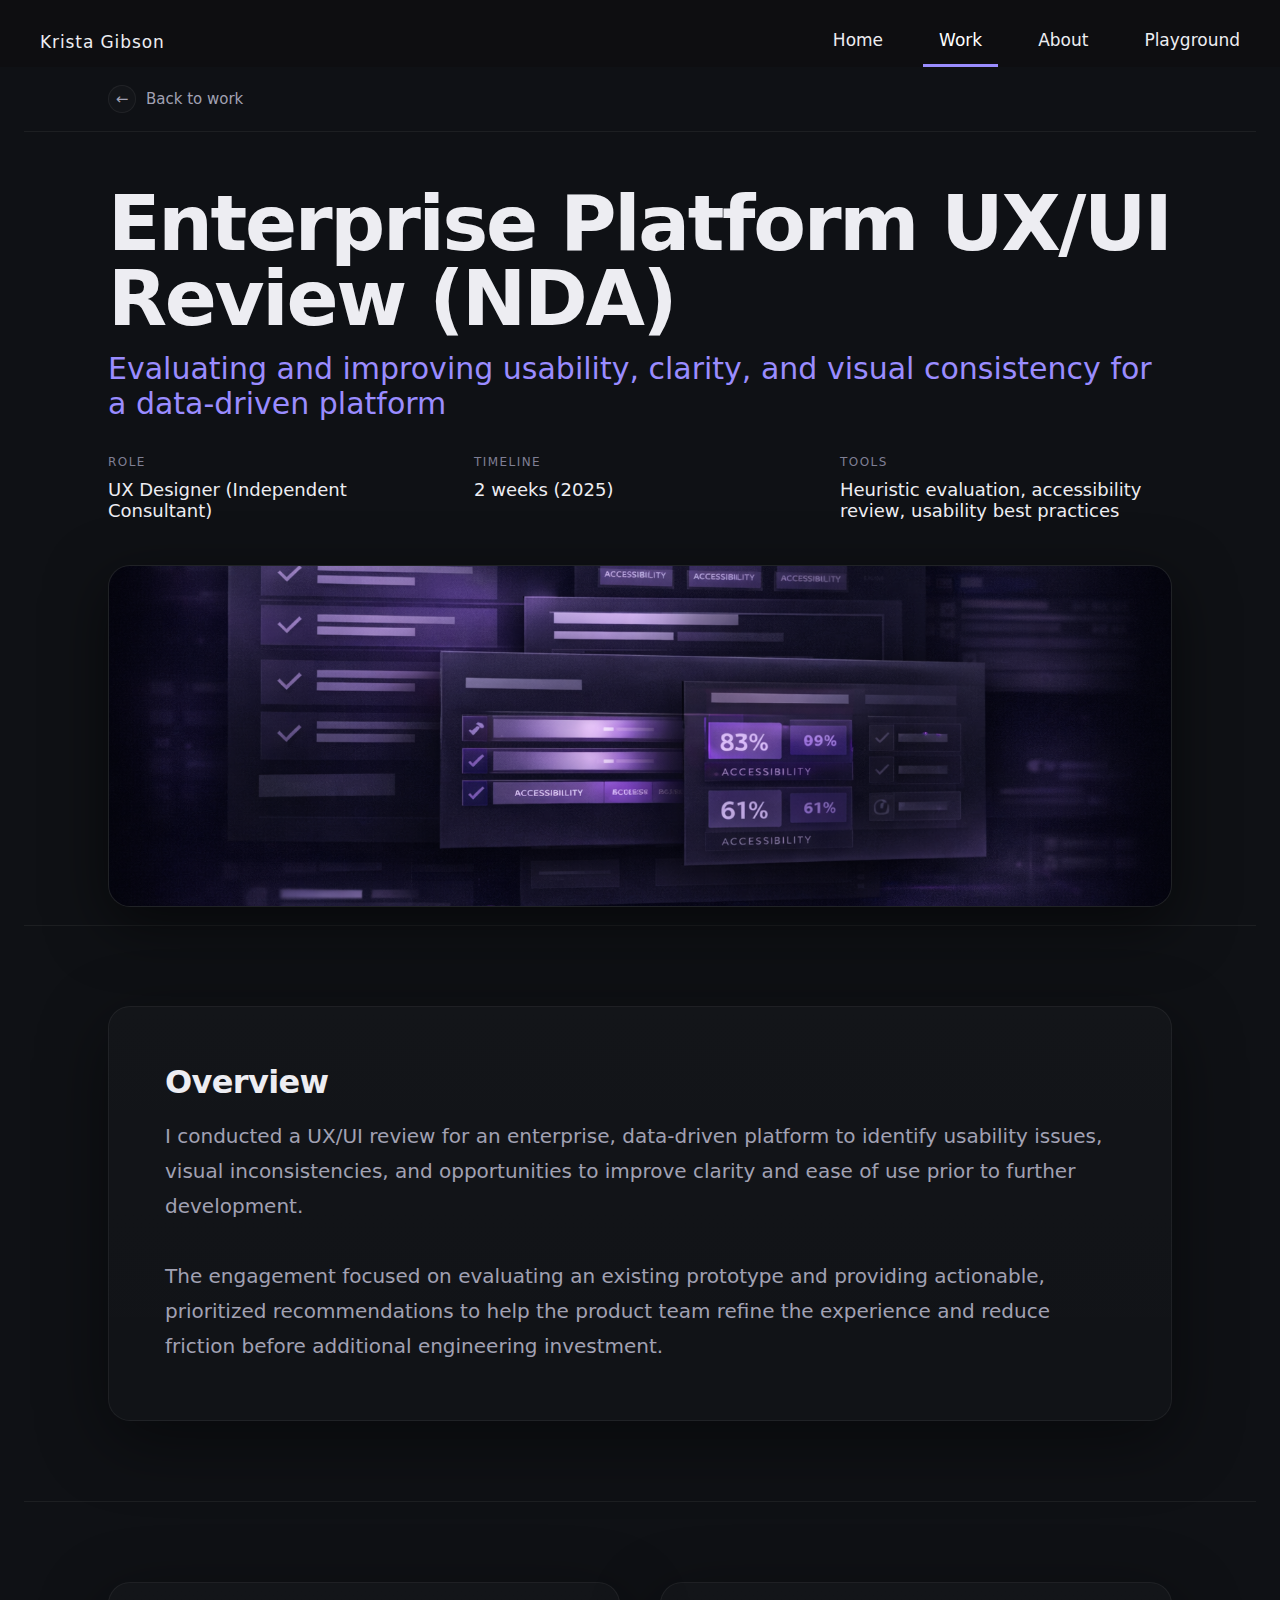
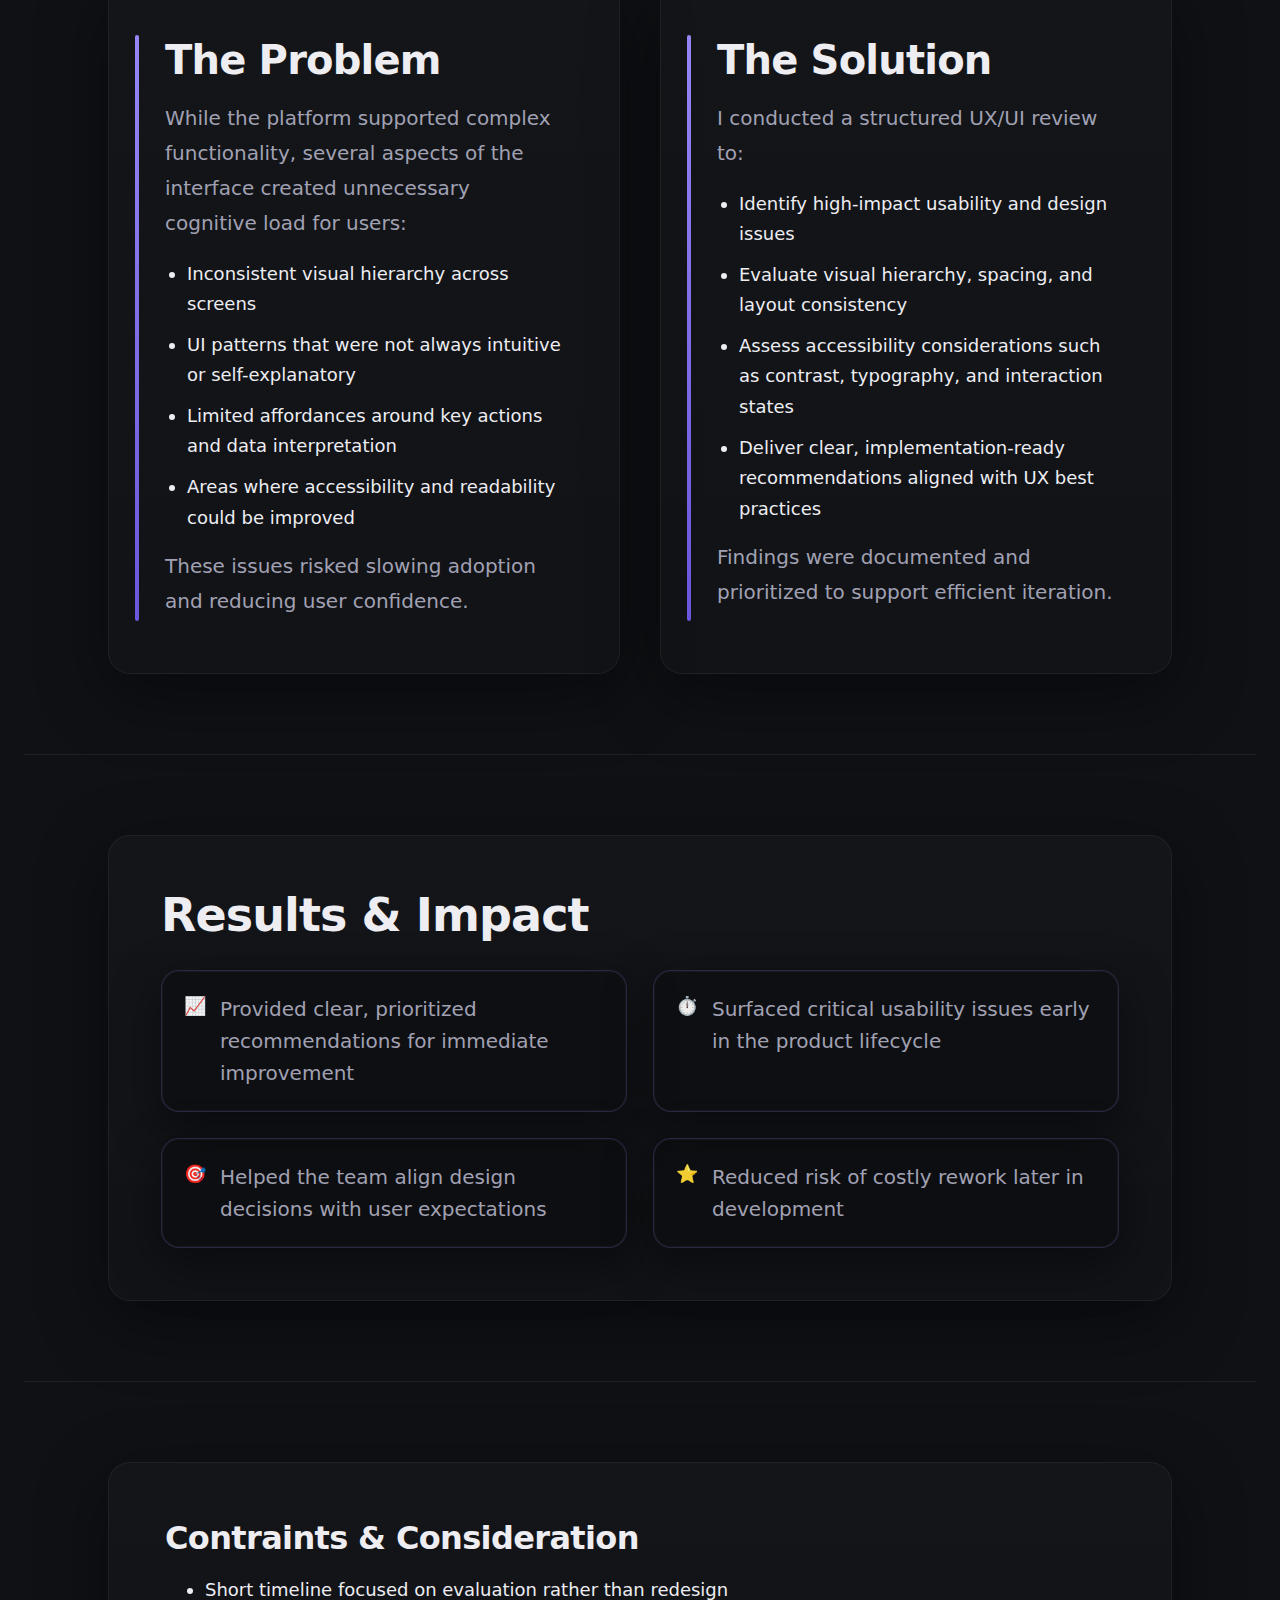
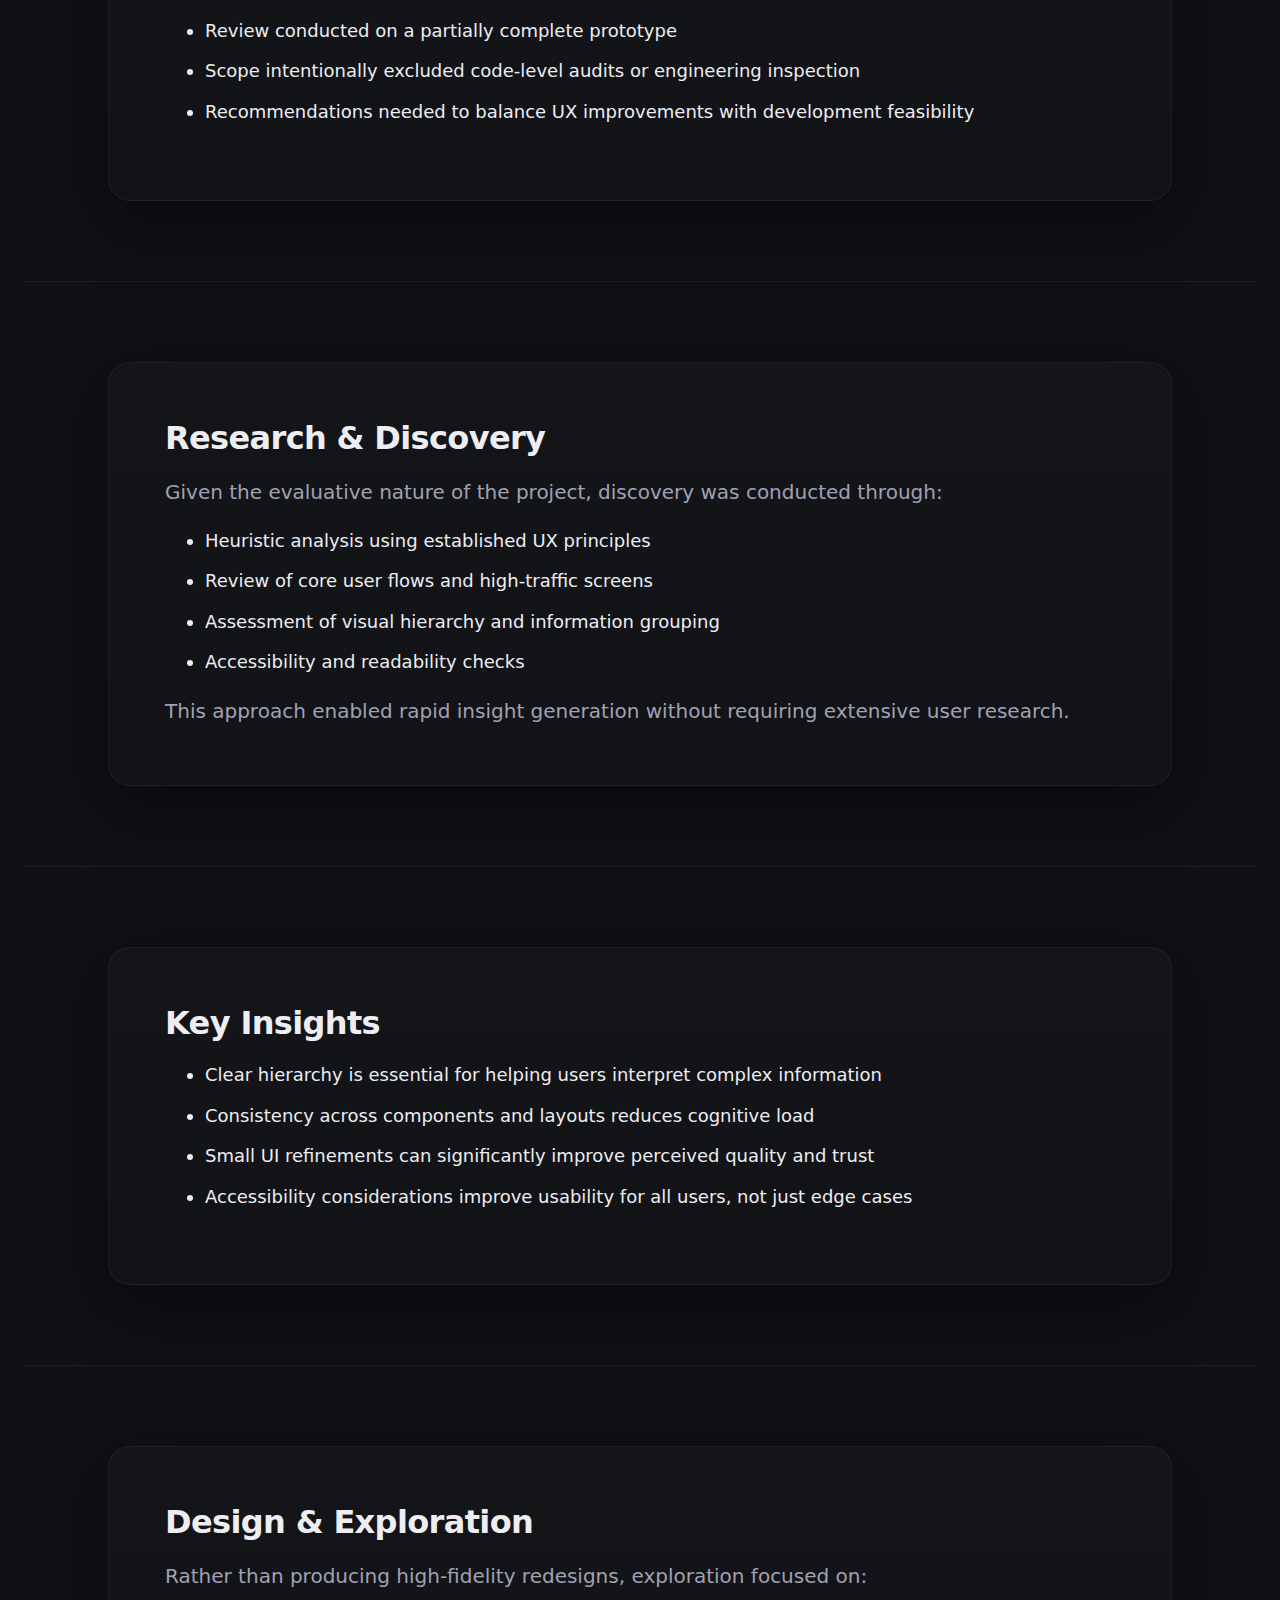
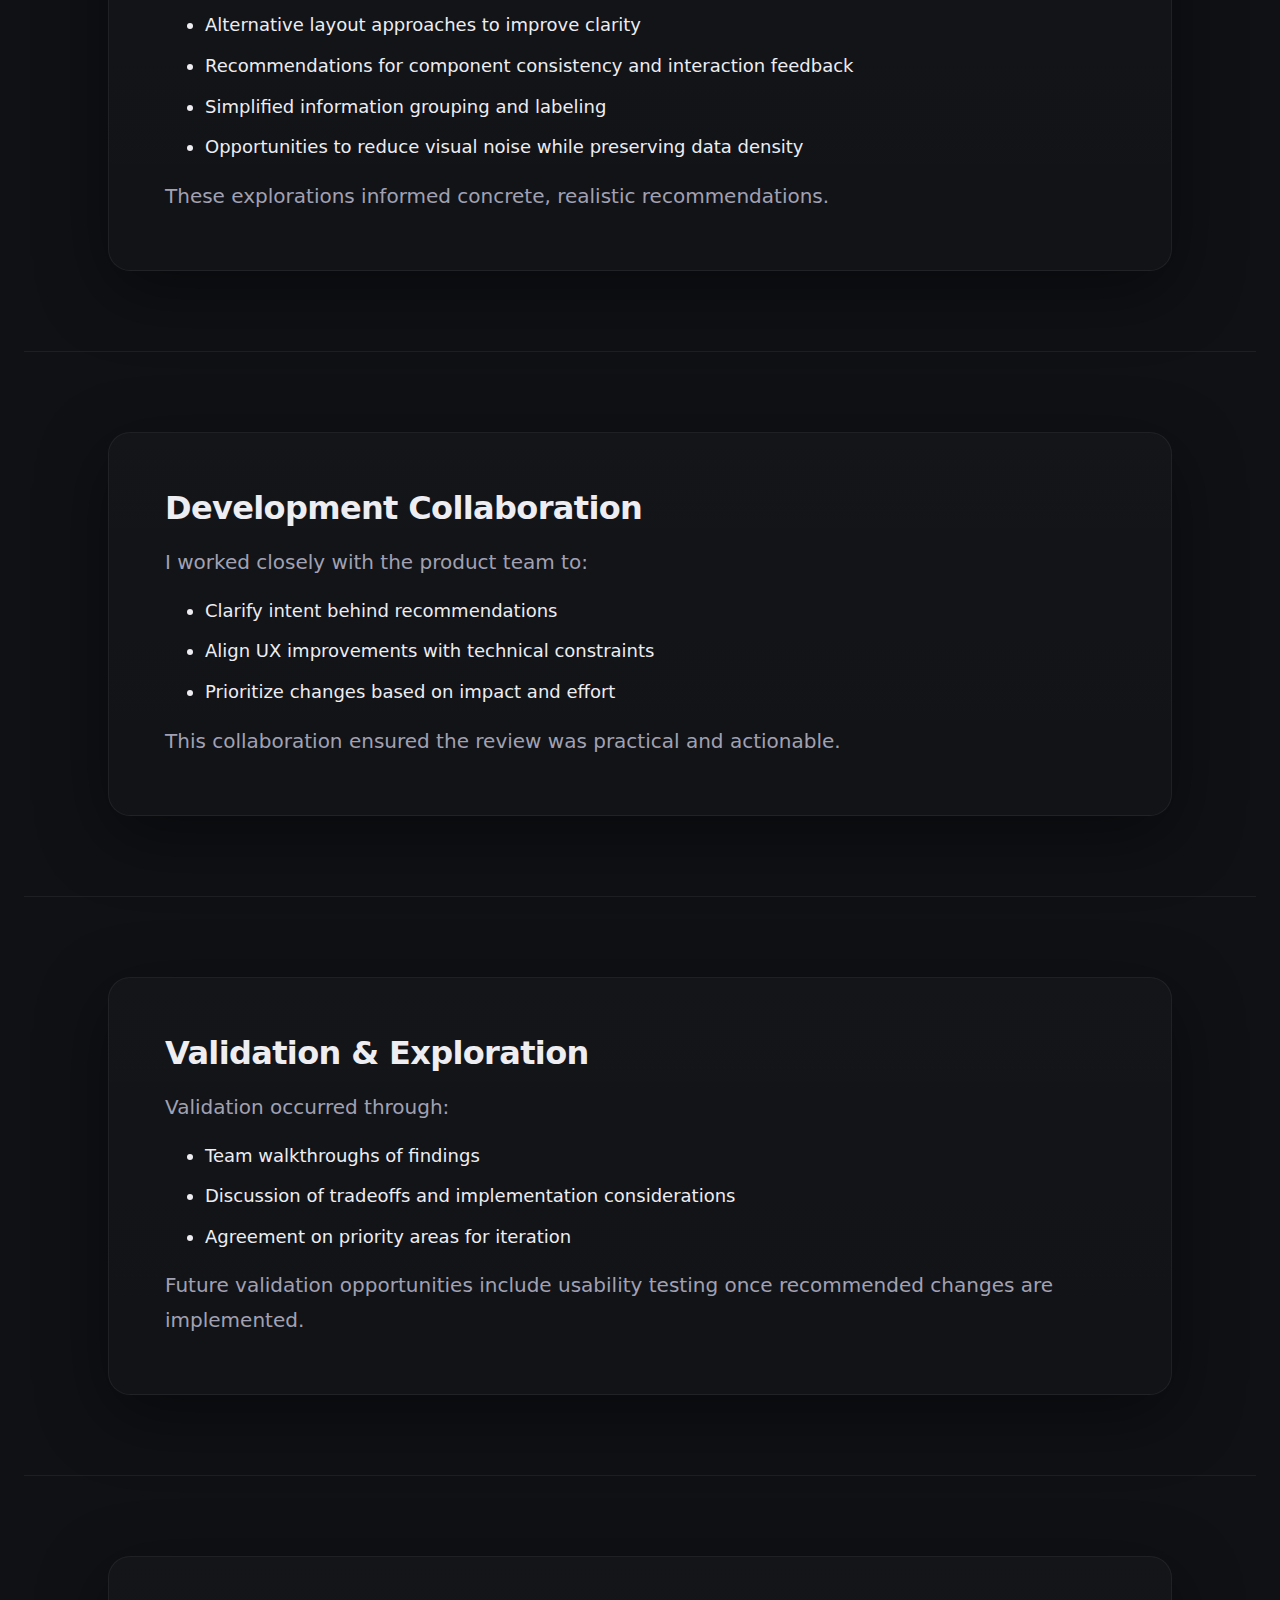
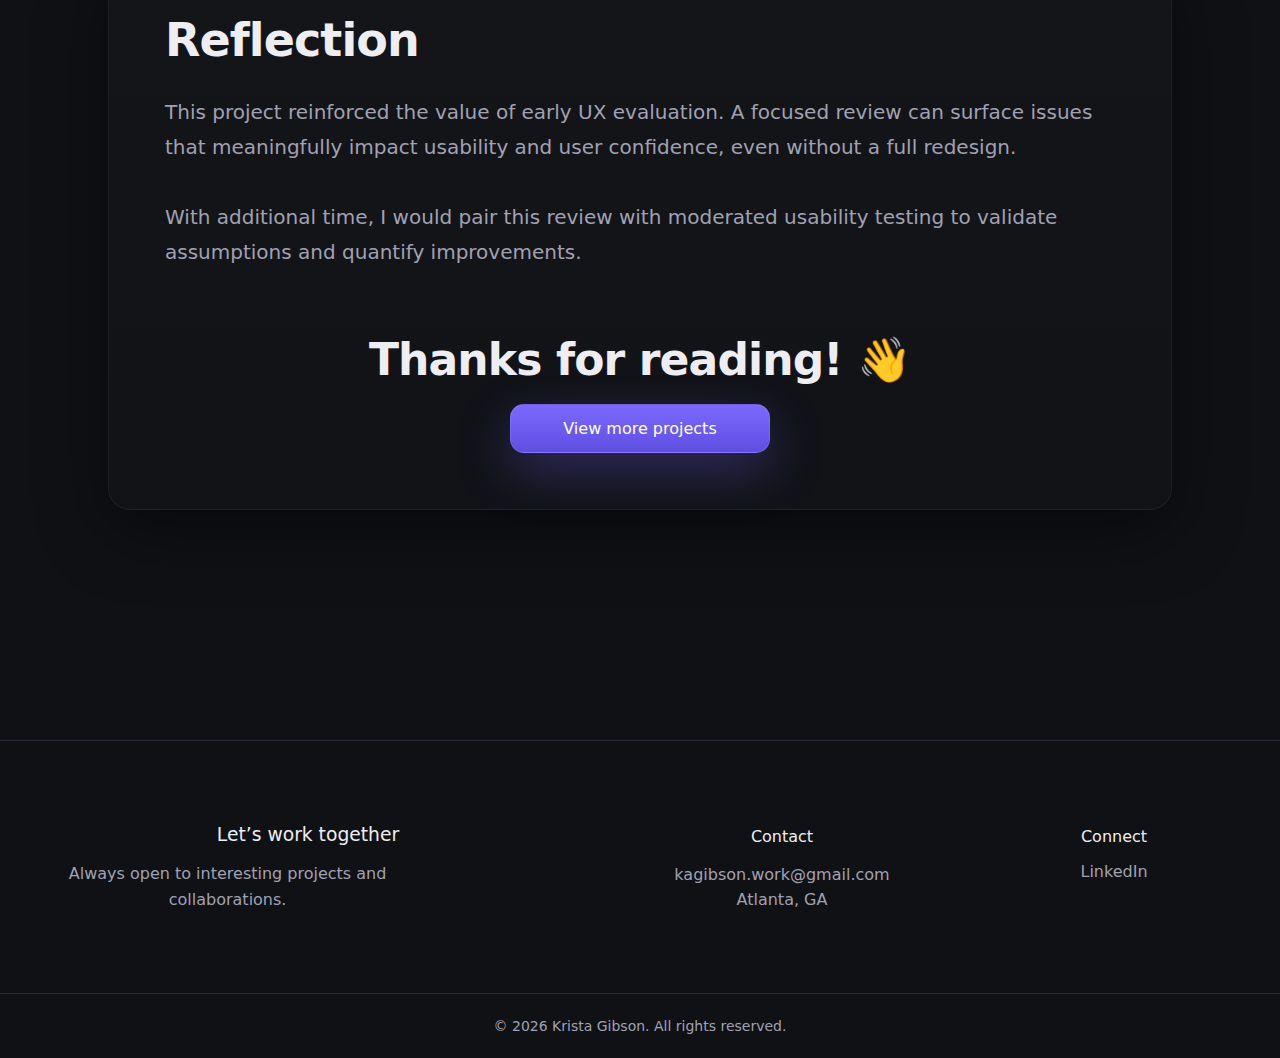
<file: UXreview.html>
<!DOCTYPE html>
<html lang="en">
<head>
  <meta charset="UTF-8" />
  <meta name="viewport" content="width=device-width, initial-scale=1.0" />
  <title>Krista Gibson</title>

  <!-- CSS -->
  <link rel="stylesheet" href="style.css" />
  <link rel="stylesheet" href="caseStudy.css" />
</head>

<body>

 <div class="topnav">
  <div class="nav-name"> <a href=index.html>Krista Gibson</a></div>

<!-- Hamburger (new) -->
<button class="nav-toggle" aria-label="Open menu" aria-expanded="false">
  <span></span>
  <span></span>
  <span></span>
</button>

 <div class="nav-links">
  <a href="index.html">Home</a>
  <a class="active" href="work.html">Work</a>
  <a href="about.html">About</a>
  <a href="playground.html">Playground</a>
</div>
</div>

<!-- Mobile drawer -->
<div class="nav-overlay"></div>
<div class="mobile-nav">
  <a href="index.html">Home</a>
  <a class="active" href="work.html">Work</a>
  <a href="about.html">About</a>
  <a href="playground.html">Playground</a>
</div>

<div class="page-padding">

    <main class="cs">

        <!-- Top bar -->
        <div class="cs-topbar">
          <div class="cs-container">
            <a class="cs-back" href="work.html" aria-label="Back to work">
              <span class="cs-back__icon">←</span>
              <span>Back to work</span>
            </a>
          </div>
        </div>
    
        <!-- Hero -->
        <header class="cs-hero">
          <div class="cs-container">
            <div class="cs-hero__inner">
              <h1 class="cs-title">Enterprise Platform UX/UI Review (NDA)</h1>
              <p class="cs-subtitle">Evaluating and improving usability, clarity, and visual consistency for a data-driven platform</p>
    
              <div class="cs-meta">
                <div class="cs-meta__item">
                  <div class="cs-meta__label">ROLE</div>
                  <div class="cs-meta__value">UX Designer (Independent Consultant)</div>
                </div>
    
                <div class="cs-meta__item">
                  <div class="cs-meta__label">TIMELINE</div>
                  <div class="cs-meta__value">2 weeks (2025)</div>
                </div>
    
                <div class="cs-meta__item">
                  <div class="cs-meta__label">TOOLS</div>
                  <div class="cs-meta__value">Heuristic evaluation, accessibility review, usability best practices</div>
                </div>
              </div>
            </div>
    
            <!-- Hero media -->
            <figure class="cs-heroMedia">
              <!-- Replace src with your image -->
              <img src="images/uxReview.png" alt="hero mockup" />
            </figure>
          </div>
        </header>
    
        <!-- Overview -->
        <section class="cs-section">
          <div class="cs-container">
            <div class="cs-block">
              <h2 class="cs-h2">Overview</h2>
              <p class="cs-body">
                I conducted a UX/UI review for an enterprise, data-driven platform to identify usability issues, 
                visual inconsistencies, and opportunities to improve clarity and ease of use prior to further 
                development.
                <br><br>
                The engagement focused on evaluating an existing prototype and providing actionable, prioritized 
                recommendations to help the product team refine the experience and reduce friction before additional 
                engineering investment.
              </p>
            </div>
          </div>
        </section>
    
        <!-- Problem / Solution split -->
        <section class="cs-section">
          <div class="cs-container">
            <div class="cs-split">
              <article class="cs-splitCard">
                <div class="cs-splitCard__bar"></div>
                <h2 class="cs-h2 cs-h2--big">The Problem</h2>
                <p class="cs-body">
                  While the platform supported complex functionality, several aspects of the interface created unnecessary 
                  cognitive load for users:
                    <ul>
                        <li>Inconsistent visual hierarchy across screens</li>
                        <li>UI patterns that were not always intuitive or self-explanatory</li>
                        <li>Limited affordances around key actions and data interpretation</li>
                        <li>Areas where accessibility and readability could be improved</li>
                    </ul>
                     </p>
                     <p class="cs-body">
                      These issues risked slowing adoption and reducing user confidence.
                     </p>
              </article>
    
              <article class="cs-splitCard">
                <div class="cs-splitCard__bar"></div>
                <h2 class="cs-h2 cs-h2--big">The Solution</h2>
                <p class="cs-body">
                  I conducted a structured UX/UI review to:
                    <ul>
                        <li>Identify high-impact usability and design issues</li>
                        <li>Evaluate visual hierarchy, spacing, and layout consistency</li>
                        <li>Assess accessibility considerations such as contrast, typography, and interaction states</li>
                        <li>Deliver clear, implementation-ready recommendations aligned with UX best practices</li>
                    </ul>
                    </p>
                <p class="cs-body">Findings were documented and prioritized to support efficient iteration.</p> 
              </article>
            </div>
          </div>
        </section>
    
        <!-- Results & Impact -->
        <section class="cs-section">
          <div class="cs-container">
            <div class="cs-block cs-block--tight">
              <h2 class="cs-h2 cs-h2--bigTitle">Results &amp; Impact</h2>
    
              <div class="cs-impactGrid">
                <div class="cs-impactCard">
                  <div class="cs-impactCard__row">
                    <span class="cs-impactCard__icon" aria-hidden="true">📈</span>
                    <p class="cs-impactCard__text">Provided clear, prioritized recommendations for immediate improvement</p>
                  </div>
                </div>
    
                <div class="cs-impactCard">
                  <div class="cs-impactCard__row">
                    <span class="cs-impactCard__icon" aria-hidden="true">⏱️</span>
                    <p class="cs-impactCard__text">Surfaced critical usability issues early in the product lifecycle</p>
                  </div>
                </div>
    
                <div class="cs-impactCard">
                  <div class="cs-impactCard__row">
                    <span class="cs-impactCard__icon" aria-hidden="true">🎯</span>
                    <p class="cs-impactCard__text">Helped the team align design decisions with user expectations</p>
                  </div>
                </div>
    
                <div class="cs-impactCard">
                  <div class="cs-impactCard__row">
                    <span class="cs-impactCard__icon" aria-hidden="true">⭐</span>
                    <p class="cs-impactCard__text">Reduced risk of costly rework later in development</p>
                  </div>
                </div>
              </div>
            </div>
          </div>
        </section>

        <!--Constraints + Consideration-->
        <section class="cs-section">
            <div class="cs-container">
                <div class="cs-block">
                    <h2 class="cs-h2">Contraints & Consideration</h2>
                    <p class="cs-body">
                      <ul class="cs-list">
                        <li>Short timeline focused on evaluation rather than redesign</li>
                        <li>Review conducted on a partially complete prototype</li>
                        <li>Scope intentionally excluded code-level audits or engineering inspection</li>
                        <li>Recommendations needed to balance UX improvements with development feasibility</li>
                      </ul>
                    </p>          
                </div>
            </div>
        </section>

        <!--Research + Discovery-->
        <section class="cs-section">
            <div class="cs-container">
              <div class="cs-block">
                  <h2 class="cs-h2">Research & Discovery</h2>
                  <p class="cs-body">
                    Given the evaluative nature of the project, discovery was conducted through:
                       <ul class="cs-list">
                          <li>Heuristic analysis using established UX principles</li>
                          <li>Review of core user flows and high-traffic screens</li>
                          <li>Assessment of visual hierarchy and information grouping</li>
                          <li>Accessibility and readability checks</li>
                       </ul>
                  </p>
                  <p class="cs-body">
                    This approach enabled rapid insight generation without requiring extensive user research.
                  </p>
              </div>
            </div>
          </section>

        <!--Key Insights-->
        <section class="cs-section">
            <div class="cs-container">
                <div class="cs-block">
                    <h2 class="cs-h2">Key Insights</h2>
                    <p class="cs-body">
                      <ul class="cs-list">
                        <li>Clear hierarchy is essential for helping users interpret complex information</li>
                        <li>Consistency across components and layouts reduces cognitive load</li>
                        <li>Small UI refinements can significantly improve perceived quality and trust</li>
                        <li>Accessibility considerations improve usability for all users, not just edge cases</li>
                      </ul>
                    </p>
                  </div>
            </div>
        </section>

        <!--Design + Exploration-->
        <section class="cs-section">
            <div class="cs-container">
              <div class="cs-block">
                  <h2 class="cs-h2">Design & Exploration</h2>
                  <p class="cs-body">
                    Rather than producing high-fidelity redesigns, exploration focused on:
                    <ul class="cs-list">
                        <li>Alternative layout approaches to improve clarity</li>
                        <li>Recommendations for component consistency and interaction feedback</li>
                        <li>Simplified information grouping and labeling</li>
                        <li>Opportunities to reduce visual noise while preserving data density</li>
                    </ul>
                  </p>
                  <p class="cs-body">These explorations informed concrete, realistic recommendations.</p>
              </div>
            </div>
          </section>

        <!--Development Collaboration-->
        <section class="cs-section">
            <div class="cs-container">
                <div class="cs-block">
                    <h2 class="cs-h2">Development Collaboration</h2>
                    <p class="cs-body">
                      I worked closely with the product team to:
                      <ul class="cs-list">
                        <li>Clarify intent behind recommendations</li>
                        <li>Align UX improvements with technical constraints</li>
                        <li>Prioritize changes based on impact and effort</li>
                      </ul>
                    </p>
                    <p class="cs-body">
                      This collaboration ensured the review was practical and actionable.
                    </p>
                  </div>
            </div>
        </section>

        <!--Validation & Exploration-->
        <section class="cs-section">
            <div class="cs-container">
                <div class="cs-block">
                    <h2 class="cs-h2">Validation & Exploration</h2>
                    <p class="cs-body">
                      Validation occurred through:
                        <ul class="cs-list">
                            <li>Team walkthroughs of findings</li>
                            <li>Discussion of tradeoffs and implementation considerations</li>
                            <li>Agreement on priority areas for iteration</li>
                        </ul>
                    </p>
                    <p class="cs-body">Future validation opportunities include usability testing once recommended changes are implemented.</p>
                  </div>
            </div>
        </section>
    
        <!-- Reflection + CTA -->
        <section class="cs-section cs-section--last">
          <div class="cs-container">
            <div class="cs-block">
              <h2 class="cs-h2 cs-h2--bigTitle">Reflection</h2>
                <p class="cs-body">This project reinforced the value of early UX evaluation. A focused review can surface issues that meaningfully impact usability and user confidence, even without a full redesign.
                    <br><br>
                    With additional time, I would pair this review with moderated usability testing to validate assumptions and quantify improvements.</p>
              <div class="cs-cta">
                <h3 class="cs-cta__title">Thanks for reading! <span aria-hidden="true">👋</span></h3>
                <a class="cs-button" href="work.html">View more projects</a>
              </div>
            </div>
          </div>
        </section>
    
      </main>

</div>
<footer class="site-footer">
    <div class="footer-content">
  
      <div class="footer-col">
        <h3>Let’s work together</h3>
        <p>Always open to interesting projects and collaborations.</p>
      </div>
  
      <div class="footer-col">
        <h4>Contact</h4>
        <p>kagibson.work@gmail.com<br>Atlanta, GA</p>
      </div>
  
      <div class="footer-col">
        <h4>Connect</h4>
        <ul>
          <li><a href="#https://www.linkedin.com/in/krista-gibson/">LinkedIn</a></li>
        </ul>
      </div>
  
    </div>
  
    <div class="footer-bottom">
      © 2026 Krista Gibson. All rights reserved.
    </div>
  </footer>
  
  
    <!-- JS -->
    <script src="hero-ambient.js"></script>
  </body>
  </html>
</file>
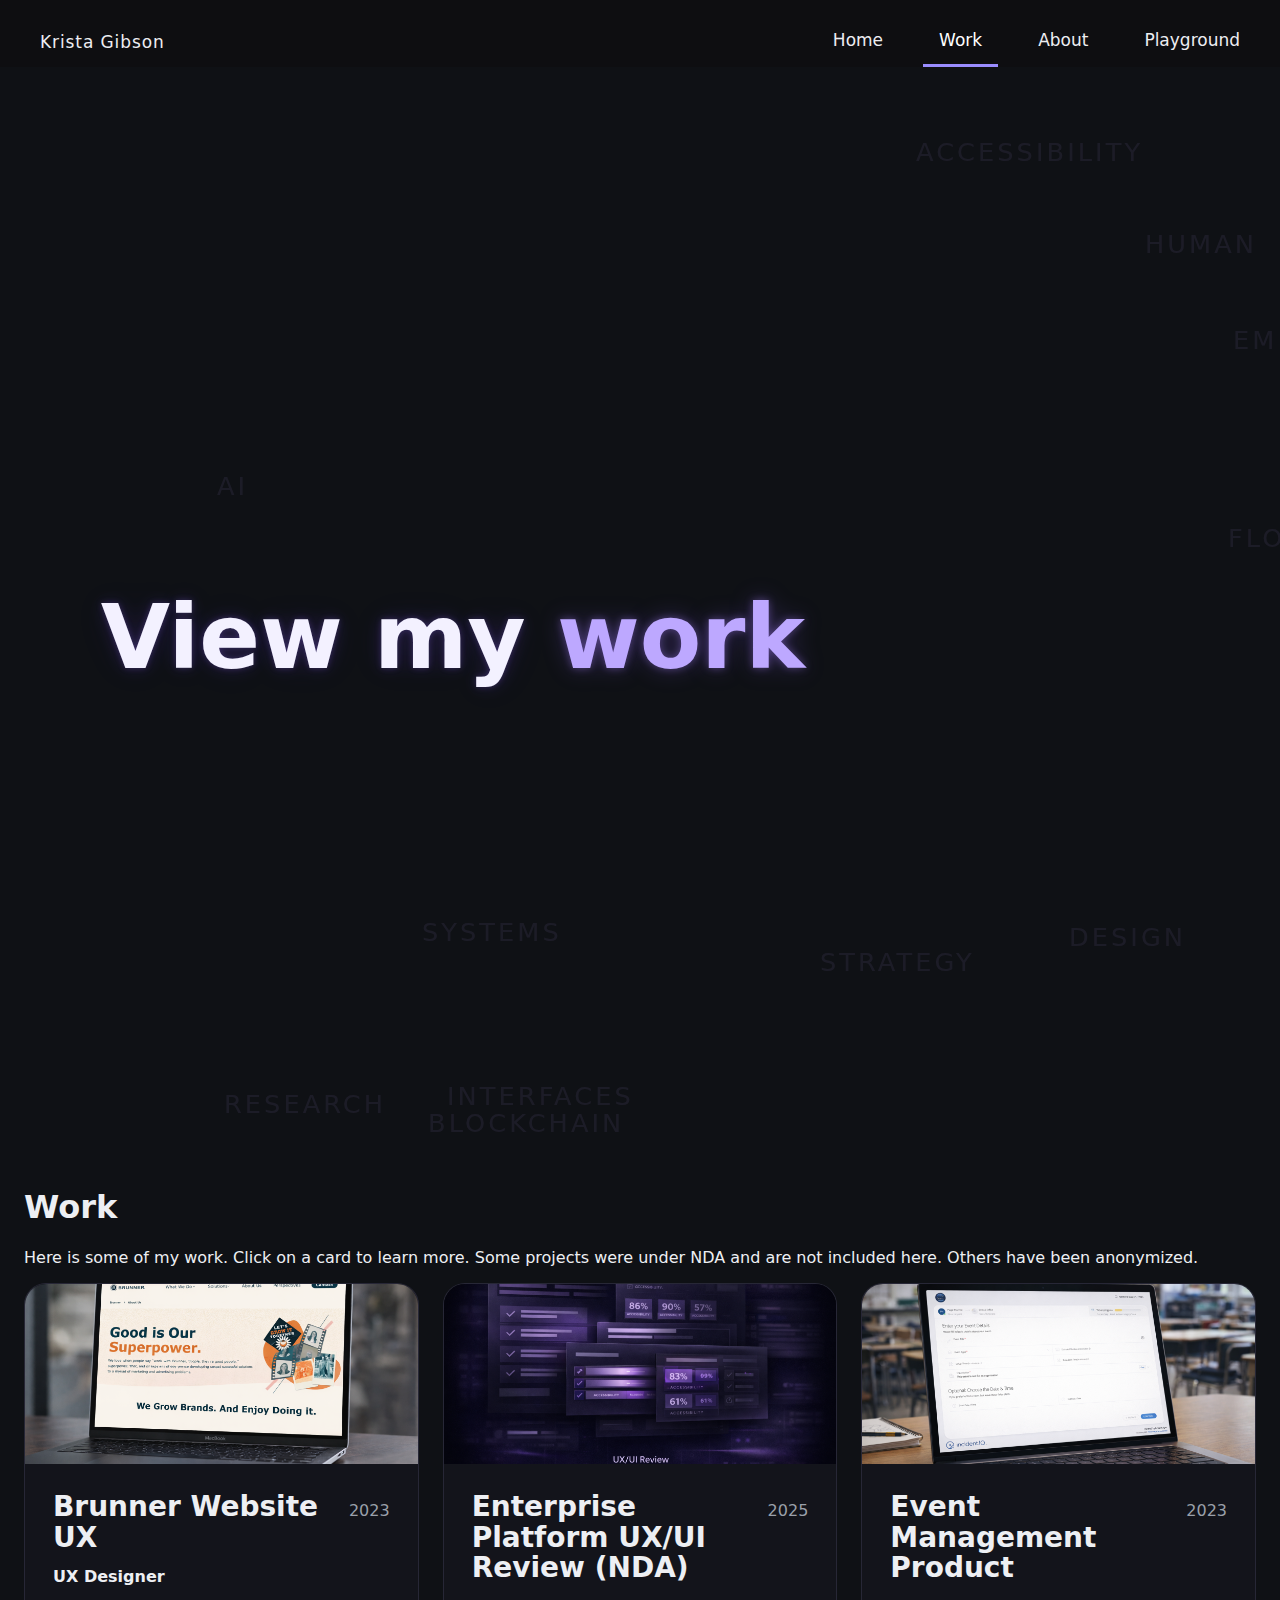
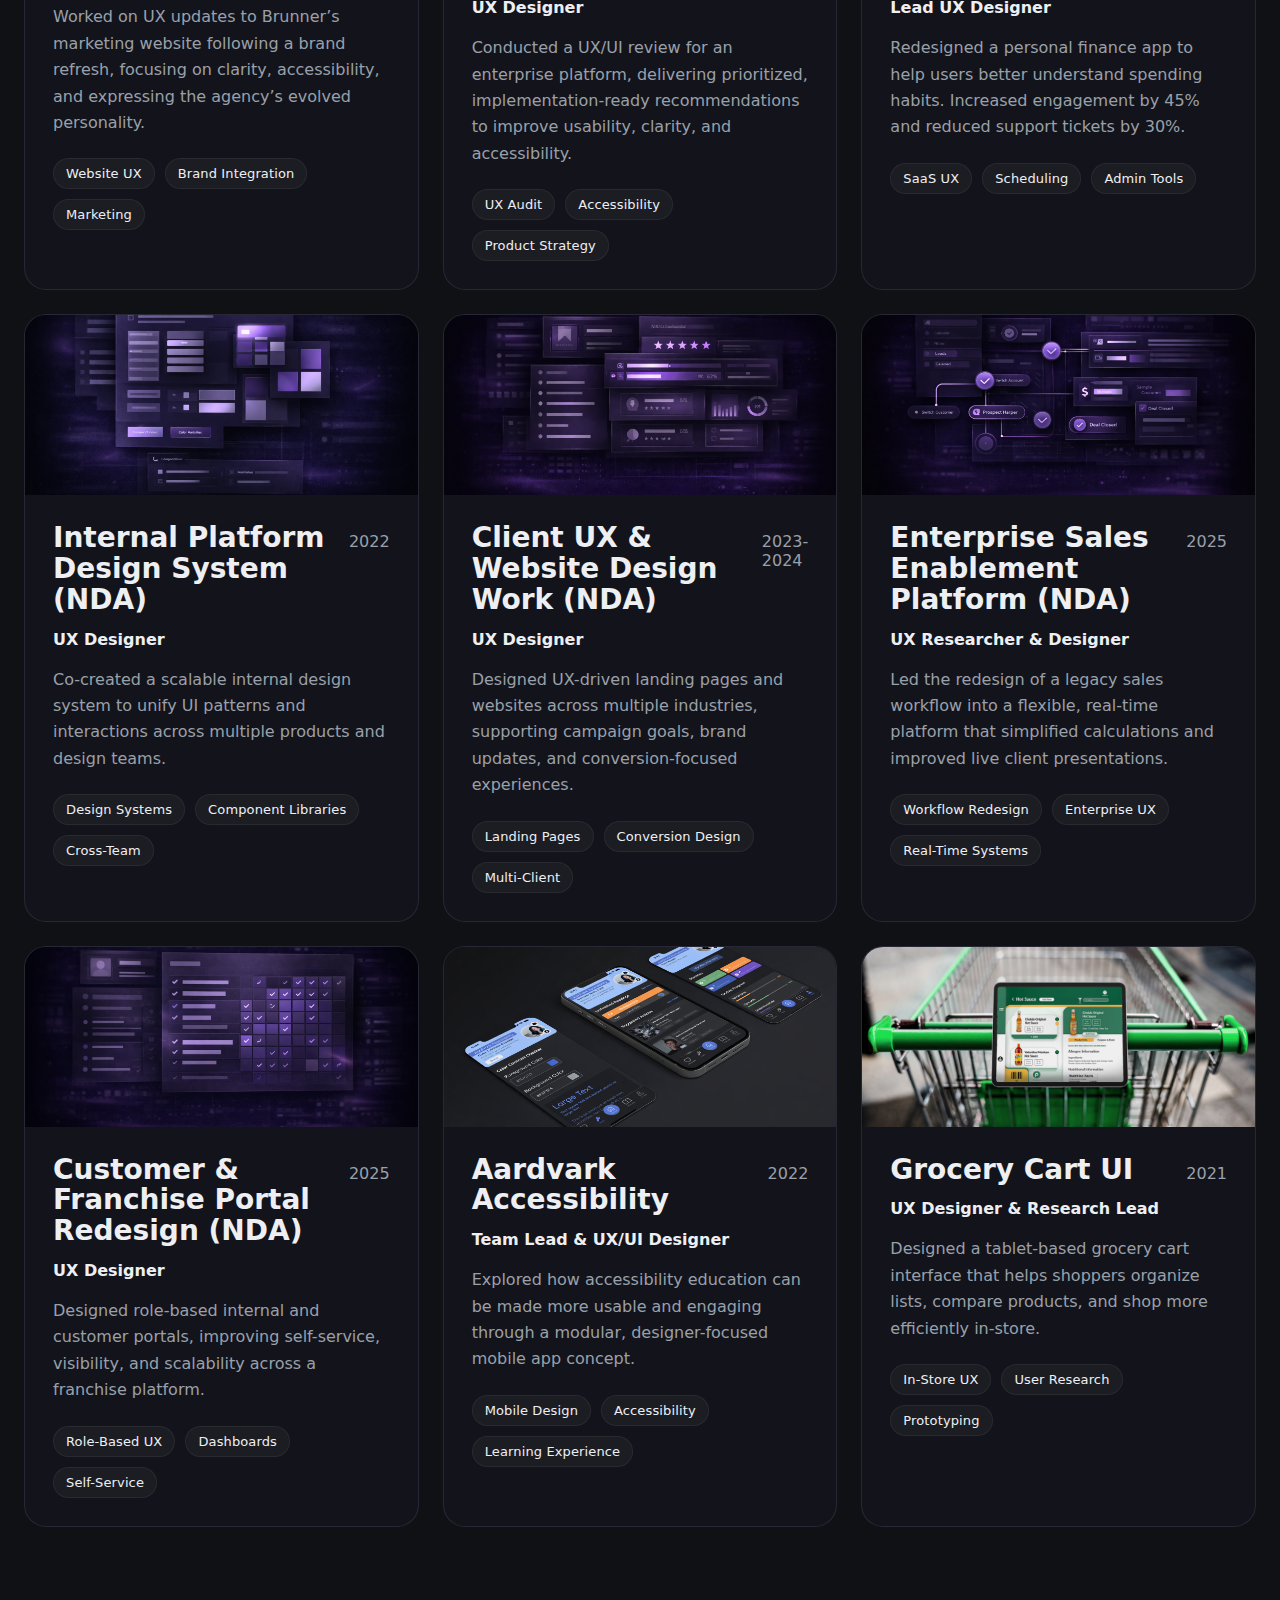
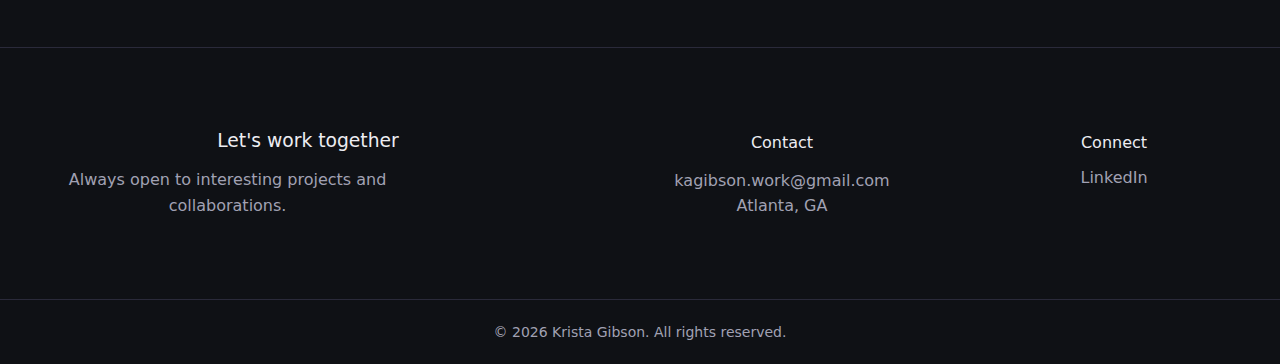
<file: work.html>
<!DOCTYPE html>
<html lang="en">
<head>
  <meta charset="UTF-8" />
  <meta name="viewport" content="width=device-width, initial-scale=1.0" />
  <title>Krista Gibson</title>

  <!-- CSS -->
  <link rel="stylesheet" href="style.css" />
</head>

<body>

 <div class="topnav">
  <div class="nav-name"> <a href=index.html>Krista Gibson</a></div>

 <!-- Hamburger (new) -->
 <button class="nav-toggle" aria-label="Open menu" aria-expanded="false">
  <span></span>
  <span></span>
  <span></span>
</button>

 <div class="nav-links">
  <a href="index.html">Home</a>
  <a class="active" href="work.html">Work</a>
  <a href="about.html">About</a>
  <a href="playground.html">Playground</a>
</div>
</div>

<!-- Mobile drawer -->
<div class="nav-overlay"></div>
<div class="mobile-nav">
  <a href="index.html">Home</a>
  <a class="active" href="work.html">Work</a>
  <a href="about.html">About</a>
  <a href="playground.html">Playground</a>
</div>

<div class="page-padding">

  <!-- Hero Section -->
  <section class="hero-section">
    <div class="hero-bg" id="hero-bg"></div>
  
    <h1 class="hero-title">
      View my
      <span class="glitch" data-text="work">work</span>
    </h1>
  </section>
  
  <h1>Work</h1>
  <p>Here is some of my work. Click on a card to learn more. Some projects were under NDA and are not included here. Others have been anonymized.</p>

  <div class="case-grid">
    <!-- card -->
    <a class="case-card" href="brunnerWebsite.html">
      <div class="case-card__media">
        <img src="images/brunnerSite.png" alt="Brunner website preview" loading="lazy" />
      </div>
    
      <div class="case-card__body">
        <div class="case-card__top">
          <h3 class="case-card__title">Brunner Website UX</h3>
          <span class="case-card__year">2023</span>
        </div>
    
        <p class="case-card__role">UX Designer</p>
    
        <p class="case-card__desc">
          Worked on UX updates to Brunner’s marketing website following a brand refresh, focusing on 
          clarity, accessibility, and expressing the agency’s evolved personality. 
        </p>
    
        <div class="case-card__tags">
          <span class="tag">Website UX</span>
          <span class="tag">Brand Integration</span>
          <span class="tag">Marketing</span>
        </div>
      </div>
    </a>
    <!-- card -->
    <a class="case-card" href="UXreview.html">
      <div class="case-card__media">
        <img src="images/uxReview.png" alt="hero image" loading="lazy" />
      </div>
    
      <div class="case-card__body">
        <div class="case-card__top">
          <h3 class="case-card__title">Enterprise Platform UX/UI Review (NDA)</h3>
          <span class="case-card__year">2025</span>
        </div>
    
        <p class="case-card__role"L>UX Designer</p>
    
        <p class="case-card__desc">
          Conducted a UX/UI review for an enterprise platform, delivering prioritized, 
          implementation-ready recommendations to improve usability, clarity, and accessibility.
        </p>
    
        <div class="case-card__tags">
          <span class="tag">UX Audit</span>
          <span class="tag">Accessibility</span>
          <span class="tag">Product Strategy</span>
        </div>
      </div>
    </a>
    <!-- card -->
  </section>
  <a class="case-card" href="iiqEventsProduct.html">
    <div class="case-card__media">
      <img src="images/iIQevents.png" alt="Incident IQ Events App UI Preview" loading="lazy" />
    </div>
  
    <div class="case-card__body">
      <div class="case-card__top">
        <h3 class="case-card__title">Event Management Product</h3>
        <span class="case-card__year">2023</span>
      </div>
  
      <p class="case-card__role">Lead UX Designer</p>
  
      <p class="case-card__desc">
        Redesigned a personal finance app to help users better understand spending habits.
        Increased engagement by 45% and reduced support tickets by 30%.
      </p>
  
      <div class="case-card__tags">
        <span class="tag">SaaS UX</span>
        <span class="tag">Scheduling</span>
        <span class="tag">Admin Tools</span>
      </div>
    </div>
  </a>
  <!-- card -->
  <a class="case-card" href="platformDesignSystem.html">
    <div class="case-card__media">
      <img src="images/designSystem.png" alt="Hero image" loading="lazy" />
    </div>
  
    <div class="case-card__body">
      <div class="case-card__top">
        <h3 class="case-card__title">Internal Platform Design System (NDA)</h3>
        <span class="case-card__year">2022</span>
      </div>
  
      <p class="case-card__role">UX Designer</p>
  
      <p class="case-card__desc">
        Co-created a scalable internal design system to unify UI patterns and 
        interactions across multiple products and design teams.
      </p>
  
      <div class="case-card__tags">
        <span class="tag">Design Systems</span>
        <span class="tag">Component Libraries</span>
        <span class="tag">Cross-Team</span>
      </div>
    </div>
  </a><!-- card -->
  <a class="case-card" href="clientUX.html">
    <div class="case-card__media">
      <img src="images/clientWork.png" alt="hero image" loading="lazy" />
    </div>
  
    <div class="case-card__body">
      <div class="case-card__top">
        <h3 class="case-card__title">Client UX & Website Design Work (NDA)</h3>
        <span class="case-card__year">2023-2024</span>
      </div>
  
      <p class="case-card__role">UX Designer</p>
  
      <p class="case-card__desc">
        Designed UX-driven landing pages and websites across multiple industries, supporting campaign 
        goals, brand updates, and conversion-focused experiences.
      </p>
  
      <div class="case-card__tags">
        <span class="tag">Landing Pages</span>
        <span class="tag">Conversion Design</span>
        <span class="tag">Multi-Client</span>
      </div>
    </div>
  </a>
  <!-- card -->
  <a class="case-card" href="LegacySystemRedesign.html">
    <div class="case-card__media">
      <img src="images/salesPlatform.png" alt="hero image" loading="lazy" />
    </div>
  
    <div class="case-card__body">
      <div class="case-card__top">
        <h3 class="case-card__title">Enterprise Sales Enablement Platform (NDA)</h3>
        <span class="case-card__year">2025</span>
      </div>
  
      <p class="case-card__role">UX Researcher & Designer</p>
  
      <p class="case-card__desc">
        Led the redesign of a legacy sales workflow into a flexible, real-time platform that simplified 
        calculations and improved live client presentations.
      </p>
  
      <div class="case-card__tags">
        <span class="tag">Workflow Redesign</span>
        <span class="tag">Enterprise UX</span>
        <span class="tag">Real-Time Systems</span>
      </div>
    </div>
  </a>
   <!-- card -->
   <a class="case-card" href="portalRedesign.html">
    <div class="case-card__media">
      <img src="images/portalDesign.png" alt="hero image" loading="lazy" />
    </div>
  
    <div class="case-card__body">
      <div class="case-card__top">
        <h3 class="case-card__title">Customer & Franchise Portal Redesign (NDA)</h3>
        <span class="case-card__year">2025</span>
      </div>
  
      <p class="case-card__role">UX Designer</p>
  
      <p class="case-card__desc">
        Designed role-based internal and customer portals, improving self-service, visibility, and scalability across a franchise platform.
      </p>
  
      <div class="case-card__tags">
        <span class="tag">Role-Based UX</span>
        <span class="tag">Dashboards</span>
        <span class="tag">Self-Service</span>
      </div>
    </div>
    </a>
    <!-- card -->
   <a class="case-card" href="aardvarkAccessibility.html">
    <div class="case-card__media">
      <img src="images/aardvarkUI.png" alt="Aardvark Accessibility App Preview" loading="lazy" />
    </div>
  
    <div class="case-card__body">
      <div class="case-card__top">
        <h3 class="case-card__title">Aardvark Accessibility</h3>
        <span class="case-card__year">2022</span>
      </div>
  
      <p class="case-card__role">Team Lead & UX/UI Designer</p>
  
      <p class="case-card__desc">
        Explored how accessibility education can be made more usable and engaging through a modular, 
        designer-focused mobile app concept.
      </p>
  
      <div class="case-card__tags">
        <span class="tag">Mobile Design</span>
        <span class="tag">Accessibility</span>
        <span class="tag">Learning Experience</span>
      </div>
    </div>
    </a>
  </a><!-- card -->
  <a class="case-card" href="groceryCartUI.html">
    <div class="case-card__media">
      <img src="images/groceryUI.jpg" alt="Grocery Cart UI Preview" loading="lazy" />
    </div>
  
    <div class="case-card__body">
      <div class="case-card__top">
        <h3 class="case-card__title">Grocery Cart UI</h3>
        <span class="case-card__year">2021</span>
      </div>
  
      <p class="case-card__role">UX Designer & Research Lead</p>
  
      <p class="case-card__desc">
        Designed a tablet-based grocery cart interface that helps shoppers organize lists, 
        compare products, and shop more efficiently in-store.
      </p>
  
      <div class="case-card__tags">
        <span class="tag">In-Store UX</span>
        <span class="tag">User Research</span>
        <span class="tag">Prototyping</span>
      </div>
    </div>
  </a>
  </div>
</div>



<footer class="site-footer">
  <div class="footer-content">

    <div class="footer-col">
      <h3>Let's work together</h3>
      <p>Always open to interesting projects and collaborations.</p>
    </div>

    <div class="footer-col">
      <h4>Contact</h4>
      <p>kagibson.work@gmail.com<br>Atlanta, GA</p>
    </div>

    <div class="footer-col">
      <h4>Connect</h4>
      <ul>
        <li><a href="#https://www.linkedin.com/in/krista-gibson/">LinkedIn</a></li>
      </ul>
    </div>

  </div>

  <div class="footer-bottom">
    © 2026 Krista Gibson. All rights reserved.
  </div>
</footer>

  <!-- JS -->
  <script src="hero-ambient.js"></script>
</body>
</html>
</file>
<file: style.css>
:root {
  --bg-main: #0F1115;
  --bg-surface: #171A21;

  --text-primary: #EDEFF3;
  --text-secondary: #9AA0AA;

  --accent-purple: #7C6BF2;
  --accent-muted: #C7C1B8;
}

body {
    margin: 0;
    font-family: system-ui, -apple-system, Segoe UI, Roboto, Helvetica, Arial;
}

.page-padding {
  max-width: 1280px;  /* optional but recommended */
  margin: 0 auto;
  padding: 0 24px;
}

/* Name styling in nav*/
.nav-name {
  font-size: 18px;
  font-weight: 500;
  letter-spacing: 0.05em;
}

/* Add a black background color to the top navigation */
.topnav {
  background-color: #0e0e11;
  overflow: hidden;
  display: flex;
  justify-content: space-between;
  align-items: center;
  padding: 16px 24px;
  padding-bottom: 0;
  margin: 0;
}

/*separating links to the right from name on the left*/
.nav-links {
  display: flex;
  gap: 24px;
}

/* Style the links inside the navigation bar */
.topnav a {
  color: #ededf2;
  text-align: center;
  padding: 14px 16px;
  text-decoration: none;
  font-size: 17px;
}

/* Change the color of links on hover */
.topnav a:hover {
  background-color: #16161d;
  color: ededf2;
}

/* Add a color to the active/current link */
.topnav a.active {
  background-color: #0e0e11;
  color: white;
  border-bottom: 3px solid #9a8cff
}

body {
  background: var(--bg-main);
  color: var(--text-primary);
  overflow-x: hidden;
}

.page-padding {
  max-width: 1280px;  /* optional but recommended */
  margin: 0 auto;
  padding: 0 24px;
}

/* Smooth Scrolling */
html {
  scroll-behavior: smooth;
}

/* Hero Section */
.hero-section {
  width: 100%;
  height: 100vh;
  background: var(--bg-main);
  display: flex;
  align-items: center;
}

/* ---- Playground Gallery ---- */
.gallery-section {
  padding: 80px 0 120px;
}

.gallery-header h1 {
  margin: 0 0 8px;
  font-size: clamp(36px, 6vw, 54px);
}

.gallery-header p {
  margin: 0 0 32px;
  color: var(--text-secondary);
  max-width: 60ch;
  line-height: 1.6;
}

.gallery-masonry {
  column-count: 3;
  column-gap: 18px;
}

.gallery-item {
  position: relative;
  margin: 0 0 18px;
  break-inside: avoid;
  overflow: hidden;
  border-radius: 18px;
  background: #0f0f14;
}

.gallery-item img {
  width: 100%;
  display: block;
  border-radius: 18px;
  object-fit: cover;
  transition: transform 200ms ease, opacity 200ms ease;
}

.gallery-item:hover img,
.gallery-item:focus-visible img {
  transform: scale(1.02);
  opacity: 0.96;
}

/* Size variations to avoid uniform tiles */
.gallery-item.wide img { aspect-ratio: 16 / 9; }
.gallery-item.tall img { aspect-ratio: 3 / 4; }

@media (max-width: 1100px) {
  .gallery-masonry { column-count: 2; }
}

@media (max-width: 720px) {
  .gallery-masonry { column-count: 1; }
}

/* Card */
.case-card{
  display: block;
  text-decoration: none;
  color: inherit;

  background: rgba(22, 22, 29, 0.75); /* surface */
  border: 1px solid rgba(42, 42, 58, 0.9);
  border-radius: 22px;

  overflow: hidden;
  transition: border-color 160ms ease, box-shadow 160ms ease, transform 160ms ease;
}

/* Image area */
.case-card__media{
  height: 180px;             /* tweak */
  background: #0f0f14;
}

.case-card__media img{
  width: 100%;
  height: 100%;
  object-fit: cover;
  display: block;
}

/* Body */
.case-card__body{
  padding: 28px;
}

.case-card__top{
  display: flex;
  align-items: baseline;
  justify-content: space-between;
  gap: 16px;
}

.case-card__title{
  font-size: 28px;
  line-height: 1.1;
  margin: 0;
  color: var(--text-primary);
  font-weight: 650;
}

.case-card__year{
  color: var(--text-secondary);
  font-size: 16px;
}

.case-card__role{
  margin: 14px 0 0 0;
  color: var(--accent-soft);
  font-weight: 550;
}

.case-card__desc{
  margin: 18px 0 0 0;
  color: var(--text-secondary);
  line-height: 1.65;
  max-width: 52ch;
}

/* Tags */
.case-card__tags{
  margin-top: 22px;
  display: flex;
  flex-wrap: wrap;
  gap: 10px;
}

.tag{
  display: inline-flex;
  align-items: center;
  padding: 7px 12px;

  border-radius: 999px;
  background: rgba(255,255,255,0.04);
  border: 1px solid rgba(255,255,255,0.06);

  color: var(--accent-soft);
  font-size: 13px;
  letter-spacing: 0.01em;
}

/* Hover / focus */
.case-card:hover,
.case-card:focus-visible{
  border-color: rgba(154, 140, 255, 0.85);
  box-shadow:
    0 0 0 1px rgba(154, 140, 255, 0.25),
    0 10px 30px rgba(0, 0, 0, 0.45),
    0 0 28px rgba(154, 140, 255, 0.18);
  transform: translateY(-2px);
  outline: none;
}

/* Optional: reduce motion */
@media (prefers-reduced-motion: reduce){
  .case-card{ transition: none; }
  .case-card:hover,
  .case-card:focus-visible{ transform: none; }
}

.case-grid {
  display: grid;
  grid-template-columns: repeat(3, 1fr);
  gap: 24px;
}

@media (max-width: 980px){
  .case-grid{ grid-template-columns: 1fr; }
}

.site-footer {
  margin-top: 120px;
  color: #a1a1b3;
}

.footer-content {
  max-width: 1280px;
  margin: 0 auto;
  padding: 64px 24px;
  border-top: 1px solid #2a2a3a;
  display: grid;
  align-items: start;
  grid-template-columns: 2fr 1fr 1fr;
  gap: 48px;
}

.footer-col ul {
  display: flex;
  flex-direction: column;
  gap: 12px;
}

.footer-col h3,
.footer-col h4 {
  color: #ededf2;
  margin-bottom: 16px;
  font-weight: 500;
}

.footer-col p {
  line-height: 1.6;
  max-width: 40ch;
}

.footer-col ul {
  list-style: none;
  padding: 0;
  margin: 0;
}

.footer-col li {
  margin-bottom: 12px;
}

.footer-col a {
  color: #a1a1b3;
  text-decoration: none;
}

.footer-col a:hover {
  color: #ededf2;
}

.footer-col a.accent {
  color: #9a8cff;
}

.footer-bottom {
  max-width: 1280px;
  margin: 0 auto;
  padding: 24px 24px;
  border-top: 1px solid #2a2a3a;
  text-align: center;
  font-size: 14px;
}

.home-more-projects {
  margin-top: 64px;
  display: flex;
  justify-content: center;
}

/* shared button style (same as case studies) */
.view-more-btn {
  display: inline-flex;
  align-items: center;
  justify-content: center;
  padding: 16px 32px;
  font-size: 1rem;
  font-weight: 500;
  color: #fff;
  text-decoration: none;
  border-radius: 12px;
  background: linear-gradient(135deg, #7b6cff, #9b7cff);
  box-shadow:
    0 10px 30px rgba(123,108,255,0.35),
    inset 0 0 0 1px rgba(255,255,255,0.15);
  transition: transform .25s ease, box-shadow .25s ease;
}

/* hover */
.view-more-btn:hover {
  transform: translateY(-2px);
  box-shadow:
    0 16px 40px rgba(123,108,255,0.5),
    inset 0 0 0 1px rgba(255,255,255,0.25);
}

/* active (click) */
.view-more-btn:active {
  transform: translateY(0);
  box-shadow:
    0 8px 20px rgba(123,108,255,0.35),
    inset 0 0 0 1px rgba(255,255,255,0.15);
}

.glitch {
  position: relative;
  display: inline-block;
  color: #ededf2;
  text-shadow: 0 0 18px rgba(123,108,255,0.25);
}

.glitch::before,
.glitch::after {
  content: attr(data-text);
  position: absolute;
  left: 0;
  top: 0;
  opacity: 0;
  pointer-events: none;
}

.glitch::before {
  color: rgba(155,124,255,0.85);
  transform: translate(1px, 0);
}

.glitch::after {
  color: rgba(123,108,255,0.65);
  transform: translate(-1px, 0);
}

/* glitch only on hover (professional + controlled) */
.glitch:hover::before,
.glitch:hover::after {
  opacity: 1;
  animation: glitch 240ms steps(2, end) 1;
}

@keyframes glitch {
  0%   { clip-path: inset(0 0 85% 0); transform: translate(1px, -1px); }
  25%  { clip-path: inset(20% 0 55% 0); transform: translate(-1px, 1px); }
  50%  { clip-path: inset(55% 0 20% 0); transform: translate(2px, 0); }
  75%  { clip-path: inset(10% 0 70% 0); transform: translate(-2px, 0); }
  100% { clip-path: inset(0 0 0 0); transform: translate(0, 0); }
}

.about-grid {
  display: grid;
  grid-template-columns: 1.2fr 1fr;
  gap: 64px;
  align-items: start;
  flex: start;

}

.about-text {
  display: flex;
  flex-direction: column;
  gap: 24px;
  line-height: 1.75;
}

.about-image {
  width: 100%;
  aspect-ratio: 1 / 1;
  border-radius: 24px;
  overflow: hidden;
  background: linear-gradient(180deg, #0b0b12, #0f0f1a);
  box-shadow: 0 0 40px rgba(120, 80, 255, 0.12);
}

.about-image img {
  width: 100%;
  height: 100%;
  object-fit: cover;
}

.timeline {
  margin-top: 96px;
}

.timeline-track {
  position: relative;
  display: grid;
  gap: 22px;
  margin-top: 26px;
  padding-left: 28px; /* space for the rail + dots */
}

/* center/left rail */
.timeline-track::before {
  content: "";
  position: absolute;
  left: 10px;
  top: 0;
  bottom: 0;
  width: 2px;
  background: rgba(155, 124, 255, 0.35);
  box-shadow: 0 0 18px rgba(155, 124, 255, 0.25);
  border-radius: 999px;
}

.timeline-item {
  position: relative;
  display: grid;
  grid-template-columns: 18px 1fr;
  gap: 16px;
  align-items: start;
}

.timeline-dot {
  width: 12px;
  height: 12px;
  border-radius: 999px;
  margin-top: 18px;
  background: rgba(155, 124, 255, 0.9);
  box-shadow: 0 0 18px rgba(155, 124, 255, 0.35);
  border: 1px solid rgba(255,255,255,0.10);
}

.timeline-card {
  border-radius: 18px;
  border: 1px solid rgba(255,255,255,0.08);
  background: rgba(255,255,255,0.02);
  padding: 18px 18px;
  transition: box-shadow 220ms ease, border-color 220ms ease, transform 220ms ease;
}

.timeline-top {
  display: flex;
  justify-content: space-between;
  gap: 14px;
  align-items: baseline;
}

.timeline-title {
  font-size: 18px;
  color: var(--text);
  letter-spacing: -0.01em;
}

.timeline-dates {
  font-size: 14px;
  color: var(--muted);
  white-space: nowrap;
}

.timeline-sub {
  margin: 8px 0 0;
  color: var(--muted);
  line-height: 1.6;
}

/* hover: glow the card (subtle) */
.timeline-item:hover .timeline-card {
  border-color: rgba(155, 124, 255, 0.35);
  box-shadow:
    0 0 0 1px rgba(155,124,255,0.12) inset,
    0 16px 50px rgba(0,0,0,0.45),
    0 0 26px rgba(155,124,255,0.18);
  transform: translateY(-1px);
}

/* hover: tiny dot boost (also subtle) */
.timeline-item:hover .timeline-dot {
  box-shadow: 0 0 22px rgba(155, 124, 255, 0.55);
}

@media (max-width: 720px) {
  .timeline-top {
    flex-direction: column;
    align-items: flex-start;
  }
  .timeline-dates {
    margin-top: 2px;
  }
}
.full-bleed {
  width: 100vw;
  position: relative;
  left: 50%;
  right: 50%;
  margin-left: -50vw;
  margin-right: -50vw;
  margin-top: 48px;
}

.film-strip {
  width: 100%;
  height: auto;
  display: block;
}


/* ================================
   HERO (matches your HTML)
   <section class="hero-section">
     <h1 class="hero-title"> ... <span class="glitch">...</span></h1>
   </section>
================================ */

.hero-section {
  position: relative;
  min-height: 80vh;            /* adjust to taste */
  display: flex;
  align-items: center;
  padding: 120px 6vw 80px;     /* keeps it off the nav */
  overflow: hidden;            /* hides words that drift out */
}

/* Background glow field */
.hero-section::before {
  content: "";
  position: absolute;
  inset: -40%;
  animation: heroGlowFloat 20s ease-in-out infinite;
  filter: blur(110px);
  z-index: 0;
}

@keyframes heroGlowFloat {
  0%   { transform: translate(0,0); }
  50%  { transform: translate(-6%, 5%); }
  100% { transform: translate(0,0); }
}

/* Scanline / subtle cyber texture */
.hero-section::after {
  content: "";
  position: absolute;
  inset: 0;
  background-image:
    repeating-linear-gradient(
      to bottom,
      rgba(255,255,255,0.025),
      rgba(255,255,255,0.025) 1px,
      transparent 1px,
      transparent 4px
    );
  opacity: 0.2;
  pointer-events: none;
  z-index: 1;
}

/* Make sure your text sits above the effects */
.hero-title {
  position: relative;
  z-index: 2;
  font-size: clamp(3rem, 7vw, 6rem);
  font-weight: 700;
  color: #f3f1ff; /* slightly off-white so glow reads cleaner */
  text-shadow:
    0 0 6px rgba(150,110,255,0.25),
    0 0 18px rgba(130,90,255,0.15),
    0 0 36px rgba(110,70,255,0.08);
  animation: heroGlowPulse 8s ease-in-out infinite;
}


@keyframes heroGlowPulse {
  0%, 100% {
    text-shadow:
      0 0 6px rgba(150,110,255,0.25),
      0 0 18px rgba(130,90,255,0.15),
      0 0 36px rgba(110,70,255,0.08);
  }
  50% {
    text-shadow:
      0 0 10px rgba(170,130,255,0.4),
      0 0 28px rgba(150,100,255,0.25),
      0 0 50px rgba(130,90,255,0.12);
  }
}

/* Optional: only the name glows a bit “hotter” */
.hero-title .glitch {
  color: #bda8ff; /* soft purple, not electric */
  text-shadow:
    0 0 8px rgba(170,130,255,0.4),
    0 0 24px rgba(140,100,255,0.25);
}

.hero-bg {
  position: absolute;
  inset: 0;
  z-index: 0;
  pointer-events: none;
}

.ambient-word {
  position: absolute;
  font-size: clamp(14px, 2vw, 28px);
  letter-spacing: 0.12em;
  text-transform: uppercase;

  /* FAINT + NON-DISTRACTING */
  opacity: 0.08;
  color: rgba(190, 160, 255, 1);

  /* soften + make it feel like it’s in the air */
  filter: blur(0.2px);
  mix-blend-mode: screen;

  /* smooth movement */
  transition: transform 120ms ease-out;
  will-change: transform;
}

/* =========================
   MOBILE NAV
========================= */

.nav-toggle {
  display: none;
  background: none;
  border: none;
  cursor: pointer;
  padding: 8px;
  color: #ededf2;
}

.nav-toggle span {
  display: block;
  width: 24px;
  height: 2px;
  margin: 6px 0;
  background: currentColor;
  transition: transform 0.25s ease, opacity 0.25s ease;
}

/* Overlay */
.nav-overlay {
  position: fixed;
  inset: 0;
  background: rgba(0,0,0,0.55);
  opacity: 0;
  pointer-events: none;
  transition: opacity 0.25s ease;
  z-index: 50;
}

/* Drawer */
.mobile-nav {
  position: fixed;
  top: 0;
  right: 0;
  height: 100vh;
  width: min(80vw, 300px);
  background: rgba(10,10,14,0.95);
  backdrop-filter: blur(12px);
  padding: 90px 24px;
  display: flex;
  flex-direction: column;
  gap: 20px;
  transform: translateX(100%);
  transition: transform 0.3s ease;
  z-index: 60;
}

.mobile-nav a {
  font-size: 18px;
  text-decoration: none;
  color: #ededf2;
}

.mobile-nav .active {
  color:#bda8ff;
}

/* Open state */
.nav-open .mobile-nav {
  transform: translateX(0);
}

.nav-open .nav-overlay {
  opacity: 1;
  pointer-events: auto;
}

/* Animate hamburger to X */
.nav-open .nav-toggle span:nth-child(1) {
  transform: translateY(8px) rotate(45deg);
}
.nav-open .nav-toggle span:nth-child(2) {
  opacity: 0;
}
.nav-open .nav-toggle span:nth-child(3) {
  transform: translateY(-8px) rotate(-45deg);
}

/* =========================
   MOBILE BREAKPOINT
========================= */
@media (max-width: 768px) {
  .nav-links {
    display: none;
  }

  .nav-toggle {
    display: block;
  }

  .topnav {
    justify-content: space-between;
  }
}

/* =========================
   FOOTER — MOBILE STACK
========================= */
@media (max-width: 768px) {
  .site-footer {
    padding-left: 20px;
    padding-right: 20px;
  }

  .footer-content {
    display: flex;
    flex-direction: column;
    gap: 18px;
    align-items: center; /* change to center if you want */
  }

  .footer-col {
    width: 100%;
  }

  .footer-col h3,
  .footer-col h4,
  .footer-col p,
  .footer-col ul {
    margin-left: 0;
    margin-right: 0;
  }

  .footer-col ul {
    padding-left: 0;
    list-style: none; /* optional: removes the bullet */
  }

  .footer-bottom {
    text-align: center;
    margin-top: 18px;
  }
}
.footer-col { text-align: center; }
</file>
<file: caseStudy.css>
:root{
    --bg: #0e0e11;
    --panel: #12121a;
    --panel2: #141421;
    --text: #ededf2;
    --muted: #a1a1b3;
    --muted2: #7f7f94;
    --line: rgba(255,255,255,0.10);
    --line2: rgba(255,255,255,0.06);
    --accent: #6d5ae6;
    --accent2: #9a8cff;
  
    --max: 1120px;
    --pad: 28px;
    --r-lg: 22px;
    --r-md: 18px;
  }
  
  *{ box-sizing: border-box; }
  
  html, body{
    height: 100%;
  }
  
  body{
    margin: 0;
    font-family: ui-sans-serif, system-ui, -apple-system, Segoe UI, Roboto, Helvetica, Arial, "Apple Color Emoji","Segoe UI Emoji";
    color: var(--text);
  }
  
  .cs-container{
    max-width: var(--max);
    margin: 0 auto;
    padding: 0 var(--pad);
  }
  
  .cs-topbar{
    border-bottom: 1px solid var(--line2);
    padding: 18px 0;
  }
  
  .cs-back{
    display: inline-flex;
    align-items: center;
    gap: 10px;
    color: var(--muted);
    text-decoration: none;
    font-size: 15px;
  }
  .cs-back:hover{ color: var(--text); }
  .cs-back__icon{
    display: inline-grid;
    place-items: center;
    width: 28px;
    height: 28px;
    border-radius: 999px;
    border: 1px solid var(--line2);
    background: rgba(255,255,255,0.02);
  }
  
  .cs-hero{
    padding: 54px 0 18px;
    border-bottom: 1px solid var(--line2);
  }
  
  .cs-title{
    font-size: clamp(48px, 6vw, 80px);
    line-height: 0.98;
    letter-spacing: -0.03em;
    margin: 0 0 14px;
  }
  
  .cs-subtitle{
    font-size: clamp(20px, 2.4vw, 30px);
    margin: 0 0 34px;
    color: var(--accent2);
    font-weight: 500;
  }
  
  .cs-meta{
    display: grid;
    grid-template-columns: repeat(3, minmax(0,1fr));
    gap: 34px;
    margin-top: 18px;
    padding-bottom: 18px;
  }
  
  .cs-meta__label{
    font-size: 12px;
    letter-spacing: 0.12em;
    color: var(--muted2);
    margin-bottom: 10px;
  }
  
  .cs-meta__value{
    font-size: 18px;
    color: var(--text);
  }
  
  .cs-heroMedia{
    margin: 26px 0 0;
    border-radius: var(--r-lg);
    overflow: hidden;
    border: 1px solid var(--line2);
    background: rgba(255,255,255,0.02);
    box-shadow:
      0 0 0 1px rgba(154,140,255,0.06) inset,
      0 18px 60px rgba(0,0,0,0.55);
  }
  
  .cs-heroMedia img{
    display: block;
    width: 100%;
    height: 340px;
    object-fit: cover;
  }
  
  .cs-section{
    border-bottom: 1px solid var(--line2);
    padding: 80px 0;
  }
  
  .cs-section--last{
    border-bottom: 0;
    padding-bottom: 110px;
  }
  
  .cs-block{
    background: linear-gradient(180deg, rgba(255,255,255,0.02), rgba(255,255,255,0.01));
    border: 1px solid var(--line2);
    border-radius: var(--r-lg);
    padding: 56px;
    box-shadow: 0 20px 70px rgba(0,0,0,0.45);
  }
  
  .cs-block--tight{
    padding: 52px;
  }
  
  .cs-h2{
    margin: 0 0 18px;
    font-size: 32px;
    letter-spacing: -0.02em;
  }
  
  .cs-h2--big{
    font-size: 40px;
    margin-bottom: 18px;
  }
  
  .cs-h2--bigTitle{
    font-size: 46px;
    margin-bottom: 28px;
  }
  
  .cs-body{
    margin: 0;
    font-size: 20px;
    color: var(--muted);
    max-width: 78ch;
    line-height: 1.75;
  }
  
  /* Problem/Solution split with purple vertical rule */
  .cs-split{
    display: grid;
    grid-template-columns: repeat(2, minmax(0, 1fr));
    gap: 40px;
    align-items: stretch;
  }
  
  .cs-splitCard{
    position: relative;
    background: linear-gradient(180deg, rgba(255,255,255,0.02), rgba(255,255,255,0.01));
    border: 1px solid var(--line2);
    border-radius: var(--r-lg);
    padding: 54px 56px 54px 56px;
    box-shadow: 0 20px 70px rgba(0,0,0,0.45);
  }
  
  .cs-splitCard__bar{
    position: absolute;
    left: 26px;
    top: 52px;
    bottom: 52px;
    width: 4px;
    border-radius: 999px;
    background: linear-gradient(180deg, var(--accent2), var(--accent));
    opacity: 0.95;
  }
  
  /* Results cards 2x2 */
  .cs-impactGrid{
    display: grid;
    grid-template-columns: repeat(2, minmax(0,1fr));
    gap: 26px;
  }
  
  .cs-impactCard{
    background: rgba(0,0,0,0.22);
    border: 1px solid rgba(154,140,255,0.20);
    border-radius: var(--r-md);
    padding: 22px 22px;
    box-shadow:
      0 0 0 1px rgba(255,255,255,0.04) inset,
      0 16px 50px rgba(0,0,0,0.45);
  }
  
  .cs-impactCard__row{
    display: flex;
    gap: 14px;
    align-items: flex-start;
  }
  
  .cs-impactCard__icon{
    font-size: 18px;
    line-height: 1;
    margin-top: 4px;
    opacity: 0.95;
  }
  
  .cs-impactCard__text{
    margin: 0;
    color: var(--muted);
    font-size: 20px;
    line-height: 1.6;
  }
  
  /* Key learnings bullets (purple dots) */
  .cs-bullets{
    list-style: none;
    margin: 26px 0 0;
    padding: 0;
    display: grid;
    gap: 24px;
  }
  
  .cs-bullets li{
    position: relative;
    padding-left: 26px;
    color: var(--muted);
    font-size: 20px;
    line-height: 1.75;
    max-width: 88ch;
  }
  
  .cs-bullets li::before{
    content: "";
    position: absolute;
    left: 6px;
    top: 0.75em;
    width: 8px;
    height: 8px;
    border-radius: 999px;
    background: var(--accent2);
    box-shadow: 0 0 18px rgba(154,140,255,0.35);
  }
  
  /* CTA */
  .cs-cta{
    margin-top: 64px;
    text-align: center;
  }
  
  .cs-cta__title{
    margin: 0 0 18px;
    font-size: 44px;
    letter-spacing: -0.02em;
  }
  
  .cs-button{
    display: inline-flex;
    align-items: center;
    justify-content: center;
    padding: 14px 22px;
    min-width: 260px;
    border-radius: 14px;
    text-decoration: none;
    color: #fff;
    background: linear-gradient(180deg, #7b69ff, #5f4fe0);
    border: 1px solid rgba(255,255,255,0.10);
    box-shadow: 0 18px 50px rgba(109,90,230,0.35);
  }
  
  .cs-button:hover{
    filter: brightness(1.06);
  }
  
  @media (max-width: 980px){
    .cs-meta{
      grid-template-columns: 1fr;
      gap: 18px;
    }
    .cs-split{
      grid-template-columns: 1fr;
    }
    .cs-impactGrid{
      grid-template-columns: 1fr;
    }
    .cs-block, .cs-splitCard{
      padding: 34px;
    }
    .cs-splitCard__bar{
      left: 18px;
      top: 34px;
      bottom: 34px;
    }
  }

  .cs-splitCard--image {
    padding: 0; /* remove padding so image can fill */
    overflow: hidden; /* respect rounded corners */
  }
  
  .cs-splitCard__image {
    width: 100%;
    height: 100%;
    object-fit: cover;
    display: block;
  }
  
  .cs-splitCard ul {
    margin-top: 18px;
    padding-left: 22px;
  }
  
  .cs-splitCard li {
    font-size: 18px;
    line-height: 1.7;
    margin-bottom: 10px;
  }

.cs-list ul {
    margin-top: 18px;
    padding-left: 22px; 
}

.cs-list li {
    font-size: 18px;
    line-height: 1.7;
    margin-bottom: 10px;
}
</file>
